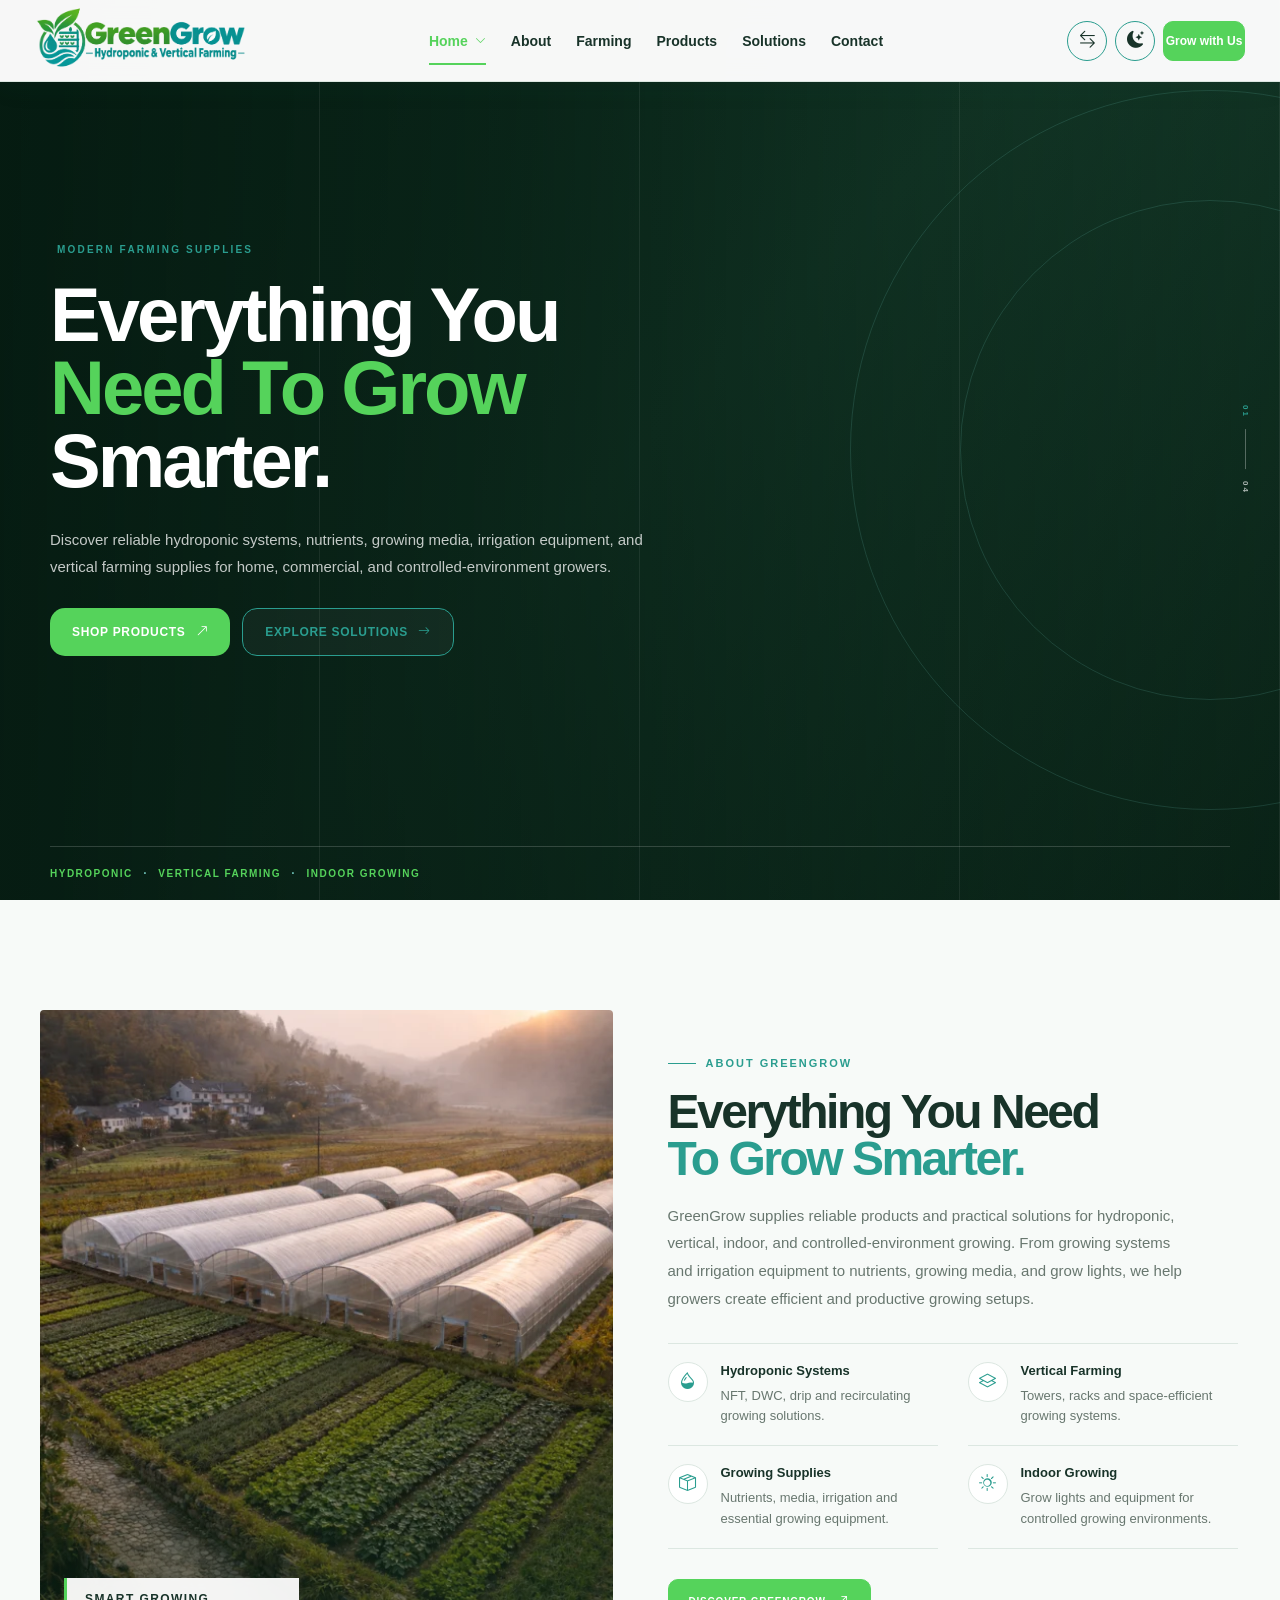
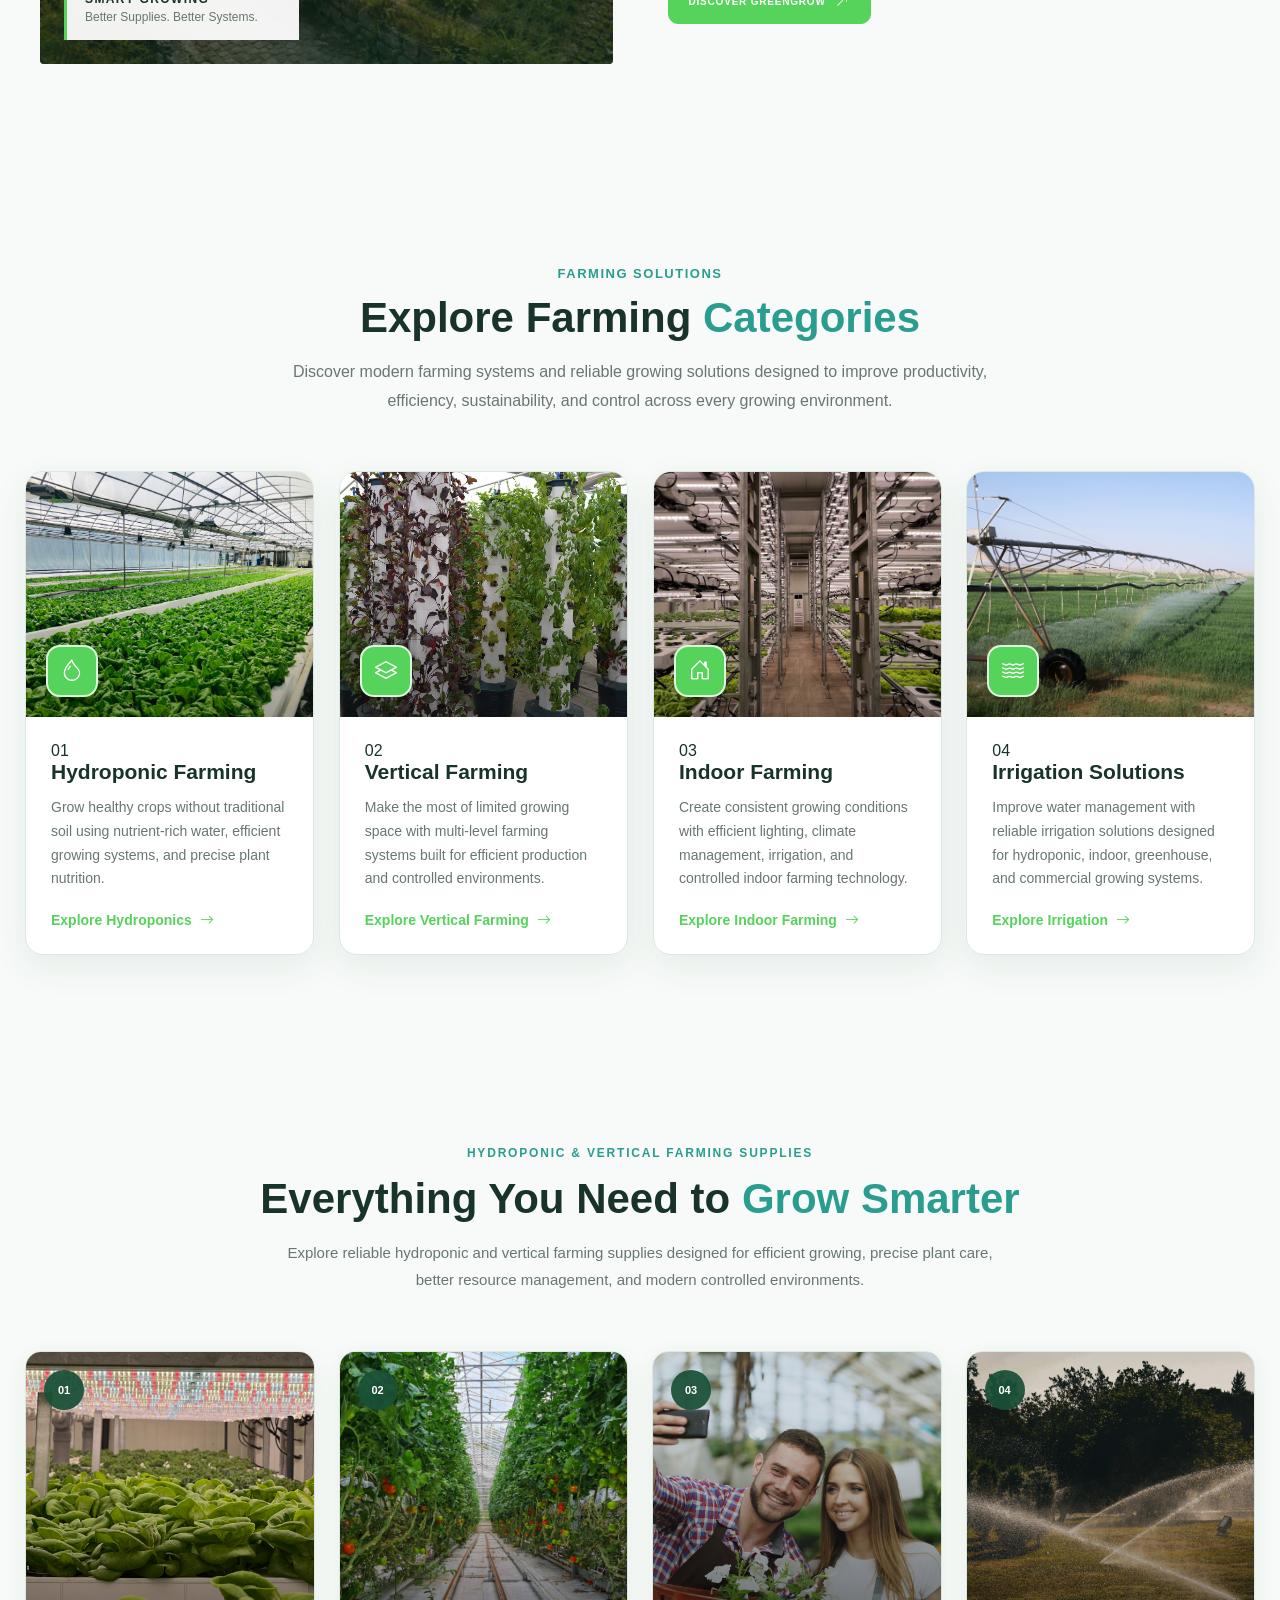
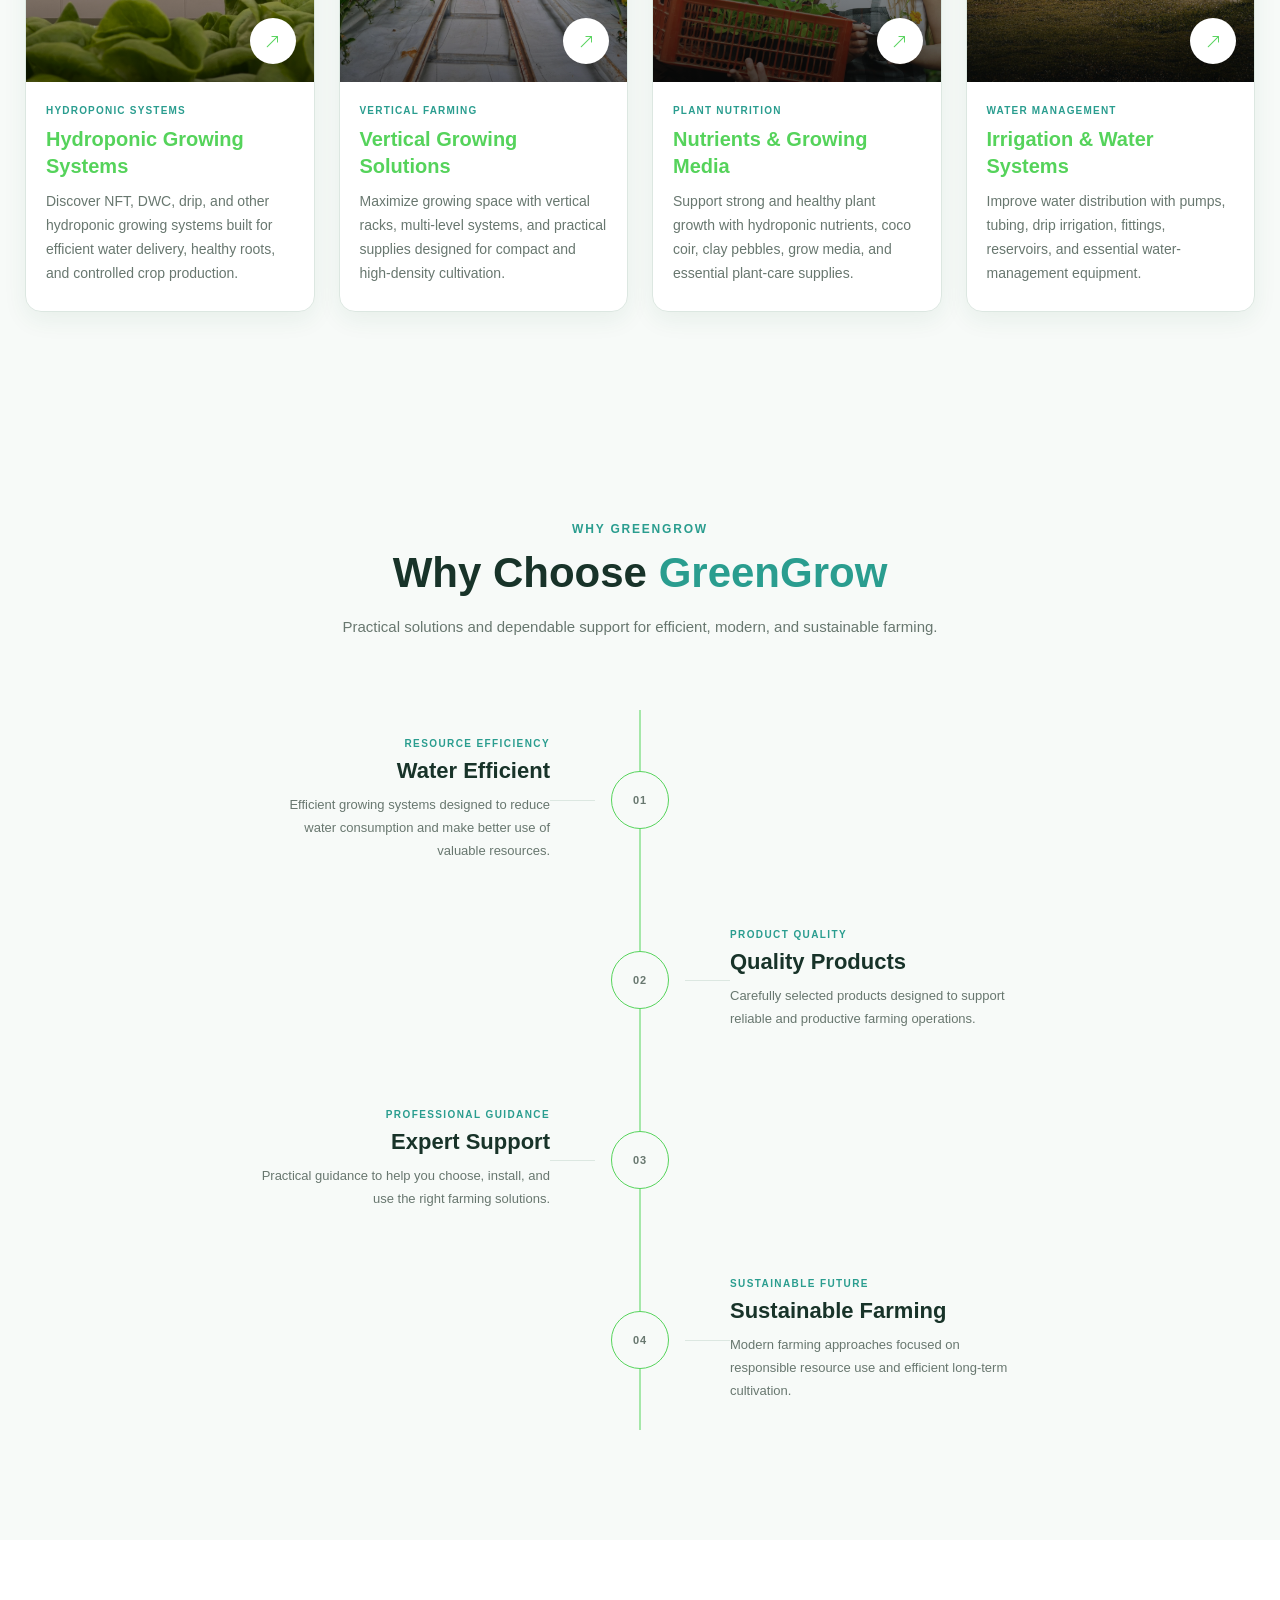
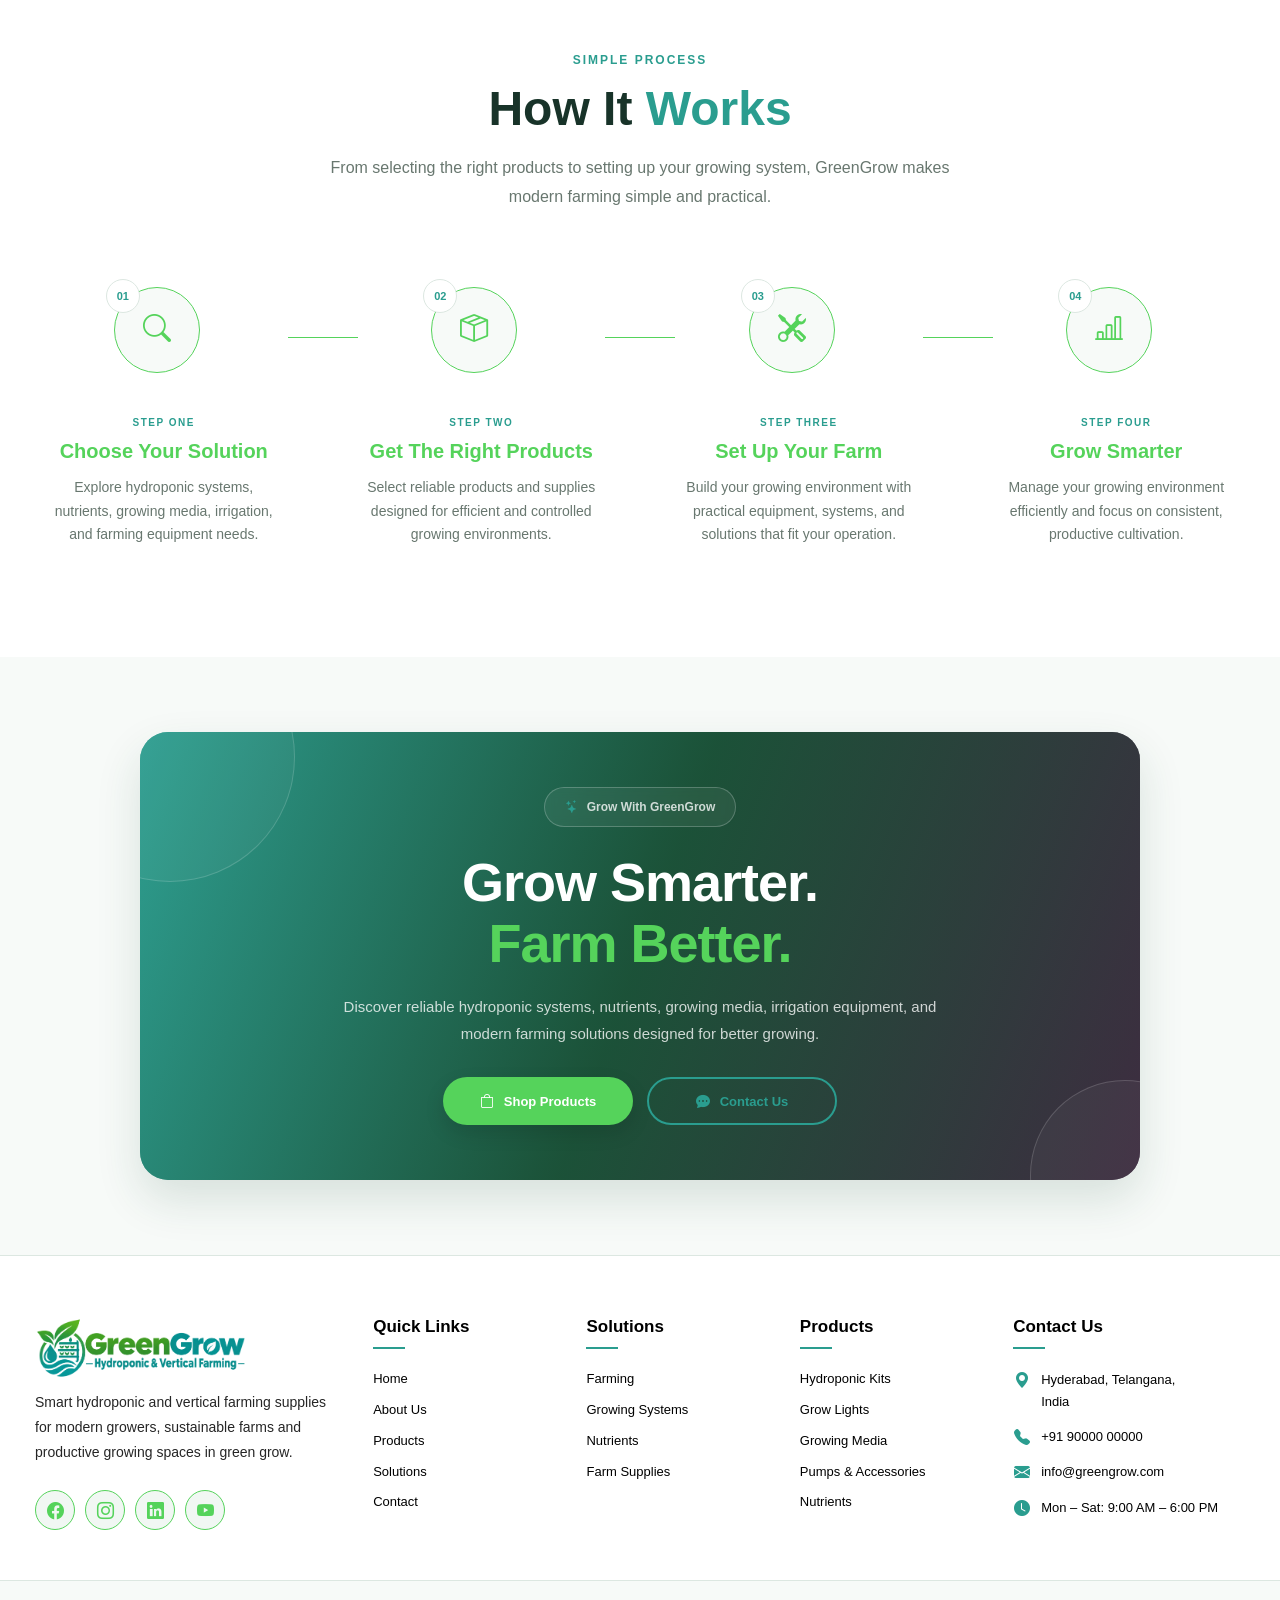
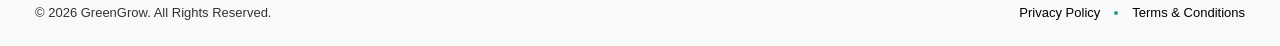
<file: index.html>
<!DOCTYPE html>
<html lang="en" dir="ltr">

<head>
    <meta charset="UTF-8">
    <meta name="viewport" content="width=device-width, initial-scale=1.0">

    <title>GreenGrow | Hydroponic & Vertical Farming Supplies</title>
  <link rel="icon" type="image/png" href="images/logo-1.png">
 
 
  
    <link rel="stylesheet"
        href="https://cdn.jsdelivr.net/npm/bootstrap-icons@1.11.3/font/bootstrap-icons.min.css">

    <!-- CSS -->
    <link rel="stylesheet" href="index.css">
</head>

<body>

    <header class="main-header">

        <div class="header-container">

          
            <a href="index.html" class="brand-logo">
                <img src="images/logo-5.png"
                    alt="GreenGrow Hydroponic and Vertical Farming Supplies">
            </a>


           
            <nav class="nav-menu" id="navMenu">

               
                <div class="nav-dropdown">

                    <button class="nav-dropdown-toggle" type="button">

                        <span>Home</span>

                        <i class="bi bi-chevron-down"></i>

                    </button>

                    <div class="dropdown-menu">

                        <a href="index.html" class="dropdown-link active">
                            Home 1
                        </a>

                        <a href="home-2.html" class="dropdown-link">
                            Home 2
                        </a>

                    </div>

                </div>


                
                <a href="about.html" class="nav-link">
                    About
                </a>




               
                <a href="farming.html" class="nav-link">
                     Farming
                </a>


                
                <a href="products.html" class="nav-link">
                    Products
                </a>


                
                <a href="solutions.html" class="nav-link">
                    Solutions
                </a>


              
                <a href="contact.html" class="nav-link">
                    Contact
                </a>


               
                <a href="contact.html" class="mobile-login">
                   Grow with Us
                </a>

            </nav>


            
            <div class="header-actions">

               


                <button class="header-icon"
                    id="rtlToggle"
                    type="button"
                    aria-label="Toggle RTL"
                    title="Toggle RTL">

                    <i class="bi bi-arrow-left-right"></i>

                </button>


                <button class="header-icon"
                    id="themeToggle"
                    type="button"
                    aria-label="Toggle dark mode"
                    title="Toggle dark mode">

                    <i class="bi bi-moon-stars-fill" id="themeIcon"></i>

                </button>
                
                <a href="contact.html" class="login-button">
                  Grow with Us 
                </a>


                <!-- MOBILE MENU -->
                <button class="menu-toggle"
                    id="menuToggle"
                    type="button"
                    aria-label="Open menu"
                    aria-expanded="false">

                    <i class="bi bi-list" id="menuIcon"></i>

                </button>

            </div>

        </div>

    </header>






<section class="gg-home1-reveal" id="home">

  <!-- Background -->
  <div class="gg-reveal-bg"></div>


  <div class="gg-reveal-image"></div>

  <!-- Dark Overlay -->
  <div class="gg-reveal-overlay"></div>

  <!-- Animated Grid -->
  <div class="gg-reveal-grid" aria-hidden="true">
    <span></span>
    <span></span>
    <span></span>
    <span></span>
  </div>

  
  <div class="gg-reveal-light"></div>

  <!-- Decorative Rings -->
  <div class="gg-reveal-ring gg-reveal-ring-1"></div>
  <div class="gg-reveal-ring gg-reveal-ring-2"></div>

  <!-- Main Content -->
  <div class="gg-reveal-container">

    <div class="gg-reveal-content">

      <div class="gg-reveal-eyebrow">
      

        <span>
          <i class="bi bi-leaf"></i>
          MODERN FARMING SUPPLIES
        </span>
      </div>

      <h1 class="gg-reveal-title">
        <span class="title-line">Everything You</span>
        <span class="title-line title-accent">Need To Grow</span>
        <span class="title-line">Smarter.</span>
      </h1>

      <p class="gg-reveal-description">
        Discover reliable hydroponic systems, nutrients, growing media,
        irrigation equipment, and vertical farming supplies for home,
        commercial, and controlled-environment growers.
      </p>

      <div class="gg-reveal-actions">

        <a href="products.html"
           class="gg-reveal-btn gg-reveal-primary">
          <span>Shop Products</span>
          <i class="bi bi-arrow-up-right"></i>
        </a>

        <a href="solutions.html"
           class="gg-reveal-btn gg-reveal-secondary">
          <span>Explore Solutions</span>
          <i class="bi bi-arrow-right"></i>
        </a>

      </div>

    </div>

  </div>

  <!-- Hero Counter -->
  <div class="gg-reveal-counter">
    <span class="counter-number">01</span>
    <span class="counter-line"></span>
    <span class="counter-total">04</span>
  </div>


  <div class="gg-reveal-bottom">

    <span>HYDROPONIC</span>
    <i class="bi bi-dot"></i>
    <span>VERTICAL FARMING</span>
    <i class="bi bi-dot"></i>
    <span>INDOOR GROWING</span>

  </div>

  

</section>











<section class="about-section" id="about">

    <div class="about-container">


        <div class="about-image">

            <img
                src="images/image-11.webp"
                alt="Hydroponic plants growing in a modern controlled environment"
            >

            <div class="about-image-label">
             

                <div>
                    <strong>SMART GROWING</strong>
                    <span>Better Supplies. Better Systems.</span>
                </div>
            </div>

        </div>


        <div class="about-content">

            <span class="about-eyebrow">
                ABOUT GREENGROW
            </span>

            <h2>
                Everything You Need
                <span>To Grow Smarter.</span>
            </h2>

            <p class="about-description">
                GreenGrow supplies reliable products and practical solutions
                for hydroponic, vertical, indoor, and controlled-environment
                growing. From growing systems and irrigation equipment to
                nutrients, growing media, and grow lights, we help growers
                create efficient and productive growing setups.
            </p>


            <div class="about-features">

                <!-- Hydroponics -->

                <div class="about-feature">

                    <div class="about-feature-icon">
                        <i class="bi bi-droplet-half"></i>
                    </div>

                    <div class="about-feature-content">

                        <h4>Hydroponic Systems</h4>

                        <span>
                            NFT, DWC, drip and recirculating
                            growing solutions.
                        </span>

                    </div>

                </div>


               

                <div class="about-feature">

                    <div class="about-feature-icon">
                        <i class="bi bi-layers"></i>
                    </div>

                    <div class="about-feature-content">

                        <h4>Vertical Farming</h4>

                        <span>
                            Towers, racks and space-efficient
                            growing systems.
                        </span>

                    </div>

                </div>


         

                <div class="about-feature">

                    <div class="about-feature-icon">
                        <i class="bi bi-box-seam"></i>
                    </div>

                    <div class="about-feature-content">

                        <h4>Growing Supplies</h4>

                        <span>
                            Nutrients, media, irrigation and
                            essential growing equipment.
                        </span>

                    </div>

                </div>


            

                <div class="about-feature">

                    <div class="about-feature-icon">
                        <i class="bi bi-brightness-high"></i>
                    </div>

                    <div class="about-feature-content">

                        <h4>Indoor Growing</h4>

                        <span>
                            Grow lights and equipment for
                            controlled growing environments.
                        </span>

                    </div>

                </div>

            </div>


            <a href="about.html" class="about-button">

                <span>Discover GreenGrow</span>

                <i class="bi bi-arrow-up-right"></i>

            </a>

        </div>

    </div>

</section>








<section class="farming-categories" id="farming-categories">
    <div class="container">

        <!-- Section Header -->
        <div class="section-header">

            <span class="section-eyebrow">
                FARMING SOLUTIONS
            </span>

            <h2>
                Explore Farming <span>Categories</span>
            </h2>

            <p>
                Discover modern farming systems and reliable growing solutions
                designed to improve productivity, efficiency, sustainability,
                and control across every growing environment.
            </p>

        </div>


        <div class="farming-grid">


            <article class="farming-card farming-card-1">

                <div class="farming-image">

                    <img
                        src="images/image-10 home.jpg"
                        alt="Modern hydroponic farming system"
                        loading="lazy"
                    >

                    <div class="farming-image-overlay"></div>

                    <div class="farming-icon">
                        <i class="bi bi-droplet"></i>
                    </div>

                </div>


                <div class="farming-content">

                    <span class="card-number">
                        01
                    </span>

                    <h3>
                        Hydroponic Farming
                    </h3>

                    <p>
                        Grow healthy crops without traditional soil using
                        nutrient-rich water, efficient growing systems,
                        and precise plant nutrition.
                    </p>

                    <a
                        href="products.html"
                        class="farming-link"
                    >
                        <span>Explore Hydroponics</span>
                        <i class="bi bi-arrow-right"></i>
                    </a>

                </div>

            </article>



            <article class="farming-card farming-card-2">

                <div class="farming-image">

                    <img
                        src="images/vertical farming.image-10.webp"
                        alt="Indoor vertical farming system"
                        loading="lazy"
                    >

                    <div class="farming-image-overlay"></div>

                    <div class="farming-icon">
                        <i class="bi bi-layers"></i>
                    </div>

                </div>


                <div class="farming-content">

                    <span class="card-number">
                        02
                    </span>

                    <h3>
                        Vertical Farming
                    </h3>

                    <p>
                        Make the most of limited growing space with
                        multi-level farming systems built for efficient
                        production and controlled environments.
                    </p>

                    <a
                        href="farming.html"
                        class="farming-link"
                    >
                        <span>Explore Vertical Farming</span>
                        <i class="bi bi-arrow-right"></i>
                    </a>

                </div>

            </article>



            <article class="farming-card farming-card-3">

                <div class="farming-image">

                    <img
                        src="images/image-10 indoor farming home.jpg"
                        alt="Controlled indoor farming environment"
                        loading="lazy"
                    >

                    <div class="farming-image-overlay"></div>

                    <div class="farming-icon">
                        <i class="bi bi-house-door"></i>
                    </div>

                </div>


                <div class="farming-content">

                    <span class="card-number">
                        03
                    </span>

                    <h3>
                        Indoor Farming
                    </h3>

                    <p>
                        Create consistent growing conditions with efficient
                        lighting, climate management, irrigation, and
                        controlled indoor farming technology.
                    </p>

                    <a
                        href="solutions.html"
                        class="farming-link"
                    >
                        <span>Explore Indoor Farming</span>
                        <i class="bi bi-arrow-right"></i>
                    </a>

                </div>

            </article>

            <article class="farming-card farming-card-4">

                <div class="farming-image">

                    <img
                        src="images/irrigations image-10 home.jpg"
                        alt="Efficient irrigation system for farming"
                        loading="lazy"
                    >

                    <div class="farming-image-overlay"></div>

                    <div class="farming-icon">
                        <i class="bi bi-water"></i>
                    </div>

                </div>


                <div class="farming-content">

                    <span class="card-number">
                        04
                    </span>

                    <h3>
                        Irrigation Solutions
                    </h3>

                    <p>
                        Improve water management with reliable irrigation
                        solutions designed for hydroponic, indoor,
                        greenhouse, and commercial growing systems.
                    </p>

                    <a
                        href="products.html"
                        class="farming-link"
                    >
                        <span>Explore Irrigation</span>
                        <i class="bi bi-arrow-right"></i>
                    </a>

                </div>

            </article>


        </div>

    </div>
</section>





<section class="featured-products" id="farming-supplies">

    <div class="featured-products-container">

        <!-- Section Heading -->
        <div class="featured-products-heading">

            <span class="featured-products-eyebrow">
                HYDROPONIC & VERTICAL FARMING SUPPLIES
            </span>

            <h2>
                Everything You Need to
                <span>Grow Smarter</span>
            </h2>

            <p>
                Explore reliable hydroponic and vertical farming supplies
                designed for efficient growing, precise plant care, better
                resource management, and modern controlled environments.
            </p>

        </div>


        <!-- Supply Categories -->
        <div class="featured-products-grid">


            <!-- 01 Hydroponic Systems -->
            <a href="products.html"
               class="featured-product-item">

                <div class="featured-product-image">

                    <img
                        src="images/growing systems image-10.jpg "
                        alt="Hydroponic growing systems and supplies"
                        loading="lazy"
                    >

                    <div class="featured-product-number">
                        01
                    </div>

                    <div class="featured-product-arrow">
                        <i class="bi bi-arrow-up-right"></i>
                    </div>

                </div>

                <div class="featured-product-content">

                    <span class="featured-product-label">
                        HYDROPONIC SYSTEMS
                    </span>

                    <h3>
                        Hydroponic Growing Systems
                    </h3>

                    <p>
                        Discover NFT, DWC, drip, and other hydroponic
                        growing systems built for efficient water delivery,
                        healthy roots, and controlled crop production.
                    </p>

                </div>

            </a>



          
            <a href="farming.html"
               class="featured-product-item">

                <div class="featured-product-image">

                    <img
                        src="images/vertical growing .image-10.jpg  "
                        alt="Vertical farming racks and growing supplies"
                        loading="lazy"
                    >

                    <div class="featured-product-number">
                        02
                    </div>

                    <div class="featured-product-arrow">
                        <i class="bi bi-arrow-up-right"></i>
                    </div>

                </div>

                <div class="featured-product-content">

                    <span class="featured-product-label">
                        VERTICAL FARMING
                    </span>

                    <h3>
                        Vertical Growing Solutions
                    </h3>

                    <p>
                        Maximize growing space with vertical racks,
                        multi-level systems, and practical supplies
                        designed for compact and high-density cultivation.
                    </p>

                </div>

            </a>



          
            <a href="products.html"
               class="featured-product-item">

                <div class="featured-product-image">

                    <img
                        src="images/growing-mediaimage-10 home.jpg"
                        alt="Hydroponic nutrients and growing media"
                        loading="lazy"
                    >

                    <div class="featured-product-number">
                        03
                    </div>

                    <div class="featured-product-arrow">
                        <i class="bi bi-arrow-up-right"></i>
                    </div>

                </div>

                <div class="featured-product-content">

                    <span class="featured-product-label">
                        PLANT NUTRITION
                    </span>

                    <h3>
                        Nutrients & Growing Media
                    </h3>

                    <p>
                        Support strong and healthy plant growth with
                        hydroponic nutrients, coco coir, clay pebbles,
                        grow media, and essential plant-care supplies.
                    </p>

                </div>

            </a>



           
            <a href="products.html"
               class="featured-product-item">

                <div class="featured-product-image">

                    <img
                        src="images/water systems image-10 home.jpg "
                        alt="Hydroponic irrigation equipment and water systems"
                        loading="lazy"
                    >

                    <div class="featured-product-number">
                        04
                    </div>

                    <div class="featured-product-arrow">
                        <i class="bi bi-arrow-up-right"></i>
                    </div>

                </div>

                <div class="featured-product-content">

                    <span class="featured-product-label">
                        WATER MANAGEMENT
                    </span>

                    <h3>
                        Irrigation & Water Systems
                    </h3>

                    <p>
                        Improve water distribution with pumps, tubing,
                        drip irrigation, fittings, reservoirs, and
                        essential water-management equipment.
                    </p>

                </div>

            </a>


        </div>

    </div>

</section>










<section class="why-greengrow">

    <div class="why-greengrow-container">

        <!-- Heading -->
        <div class="why-greengrow-heading">

            <span class="why-greengrow-eyebrow">
                WHY GREENGROW
            </span>

            <h2>
                Why Choose<span> GreenGrow</span>
            </h2>

            <p>
                Practical solutions and dependable support for
                efficient, modern, and sustainable farming.
            </p>

        </div>


       
        <div class="why-greengrow-timeline">


           
            <div class="why-timeline-item">

                <div class="why-timeline-marker">
                    <span>01</span>
                </div>

                <div class="why-timeline-icon">
                    <i class="bi bi-droplet"></i>
                </div>

                <div class="why-timeline-content">

                    <span class="why-timeline-label">
                        RESOURCE EFFICIENCY
                    </span>

                    <h3>
                        Water Efficient
                    </h3>

                    <p>
                        Efficient growing systems designed to
                        reduce water consumption and make better
                        use of valuable resources.
                    </p>

                </div>

            </div>


          
            <div class="why-timeline-item">

                <div class="why-timeline-marker">
                    <span>02</span>
                </div>

                <div class="why-timeline-icon">
                    <i class="bi bi-award"></i>
                </div>

                <div class="why-timeline-content">

                    <span class="why-timeline-label">
                        PRODUCT QUALITY
                    </span>

                    <h3>
                        Quality Products
                    </h3>

                    <p>
                        Carefully selected products designed to
                        support reliable and productive farming
                        operations.
                    </p>

                </div>

            </div>


          
            <div class="why-timeline-item">

                <div class="why-timeline-marker">
                    <span>03</span>
                </div>

                <div class="why-timeline-icon">
                    <i class="bi bi-headset"></i>
                </div>

                <div class="why-timeline-content">

                    <span class="why-timeline-label">
                        PROFESSIONAL GUIDANCE
                    </span>

                    <h3>
                        Expert Support
                    </h3>

                    <p>
                        Practical guidance to help you choose,
                        install, and use the right farming
                        solutions.
                    </p>

                </div>

            </div>


         
            <div class="why-timeline-item">

                <div class="why-timeline-marker">
                    <span>04</span>
                </div>

                <div class="why-timeline-icon">
                    <i class="bi bi-tree"></i>
                </div>

                <div class="why-timeline-content">

                    <span class="why-timeline-label">
                        SUSTAINABLE FUTURE
                    </span>

                    <h3>
                        Sustainable Farming
                    </h3>

                    <p>
                        Modern farming approaches focused on
                        responsible resource use and efficient
                        long-term cultivation.
                    </p>

                </div>

            </div>


        </div>

    </div>

</section>









<section class="how-it-works">
  <div class="how-it-works-container">

    <div class="how-it-works-heading">
      <span class="how-it-works-eyebrow">SIMPLE PROCESS</span>
      <h2>How It<span>  Works</span> </h2>
      <p>
        From selecting the right products to setting up your growing system,
        GreenGrow makes modern farming simple and practical.
      </p>
    </div>

    <div class="how-it-works-process">

      <div class="process-item">
        <div class="process-top">
          <span class="process-number">01</span>
          <span class="process-icon">
            <i class="bi bi-search"></i>
          </span>
        </div>

        <div class="process-content">
          <span class="process-label">STEP ONE</span>
          <h3>Choose Your Solution</h3>
          <p>
            Explore hydroponic systems, nutrients, growing media,
            irrigation, and farming equipment needs.
          </p>
        </div>
      </div>

      <div class="process-line"></div>

      <div class="process-item">
        <div class="process-top">
          <span class="process-number">02</span>
          <span class="process-icon">
            <i class="bi bi-box-seam"></i>
          </span>
        </div>

        <div class="process-content">
          <span class="process-label">STEP TWO</span>
          <h3>Get The Right Products</h3>
          <p>
            Select reliable products and supplies designed for
            efficient and controlled growing environments.
          </p>
        </div>
      </div>

      <div class="process-line"></div>

      <div class="process-item">
        <div class="process-top">
          <span class="process-number">03</span>
          <span class="process-icon">
            <i class="bi bi-tools"></i>
          </span>
        </div>

        <div class="process-content">
          <span class="process-label">STEP THREE</span>
          <h3>Set Up Your Farm</h3>
          <p>
            Build your growing environment with practical equipment,
            systems, and solutions that fit your operation.
          </p>
        </div>
      </div>

      <div class="process-line"></div>

      <div class="process-item">
        <div class="process-top">
          <span class="process-number">04</span>
          <span class="process-icon">
            <i class="bi bi-bar-chart-line"></i>
          </span>
        </div>

        <div class="process-content">
          <span class="process-label">STEP FOUR</span>
          <h3>Grow Smarter</h3>
          <p>
            Manage your growing environment efficiently and focus
            on consistent, productive cultivation.
          </p>
        </div>
      </div>

    </div>

  </div>
</section>















<section class="greengrow-cta">
  <div class="greengrow-cta-container">

   
    <span class="greengrow-cta-circle greengrow-cta-circle-one"></span>
    <span class="greengrow-cta-circle greengrow-cta-circle-two"></span>

    
    <div class="greengrow-cta-content">

      <div class="greengrow-cta-tag">
        <i class="bi bi-stars"></i>
        <span>Grow With GreenGrow</span>
      </div>

      <h2>
        Grow Smarter.
        <span>Farm Better.</span>
      </h2>

      <p>
        Discover reliable hydroponic systems, nutrients, growing media,
        irrigation equipment, and modern farming solutions designed
        for better growing.
      </p>

      <div class="greengrow-cta-buttons">

        <a href="products.html" class="greengrow-cta-btn primary">
          <i class="bi bi-bag"></i>
          <span>Shop Products</span>
        </a>

        <a href="contact.html" class="greengrow-cta-btn secondary">
          <i class="bi bi-chat-dots-fill"></i>
          <span>Contact Us</span>
        </a>

      </div>

    </div>

  </div>
</section>






<footer class="main-footer">

    <div class="footer-container">

    
        <div class="footer-brand">

            <a href="index.html" class="footer-logo">
                <img src="images/logo-5.png"
                     alt="GreenGrow Hydroponic and Vertical Farming Supplies">
            </a>

            <p>
                Smart hydroponic and vertical farming supplies
                for modern growers, sustainable farms and
                productive growing spaces in green grow.
            </p>

            <div class="footer-social">

                <a href="#" aria-label="Facebook">
                    <i class="bi bi-facebook"></i>
                </a>

                <a href="#" aria-label="Instagram">
                    <i class="bi bi-instagram"></i>
                </a>

                <a href="#" aria-label="LinkedIn">
                    <i class="bi bi-linkedin"></i>
                </a>

                <a href="#" aria-label="YouTube">
                    <i class="bi bi-youtube"></i>
                </a>

            </div>

        </div>


       
        <div class="footer-column">

            <h3>Quick Links</h3>

            <ul>
                <li>
                    <a href="index.html">Home</a>
                </li>

                <li>
                    <a href="about.html">About Us</a>
                </li>

                <li>
                    <a href="products.html">Products</a>
                </li>

                <li>
                    <a href="solutions.html">Solutions</a>
                </li>

                <li>
                    <a href="contact.html">Contact</a>
                </li>
            </ul>

        </div>


       
        <div class="footer-column">

            <h3>Solutions</h3>

            <ul>
                

                <li>
                    <a href="farming.html">
                         Farming
                    </a>
                </li>

                <li>
                    <a href="products.html">Growing Systems</a>
                </li>

                <li>
                    <a href="products.html">Nutrients</a>
                </li>

                <li>
                    <a href="products.html">Farm Supplies</a>
                </li>
            </ul>

        </div>


       
        <div class="footer-column">

            <h3>Products</h3>

            <ul>
                <li>
                    <a href="products.html">Hydroponic Kits</a>
                </li>

                <li>
                    <a href="products.html">Grow Lights</a>
                </li>

                <li>
                    <a href="products.html">Growing Media</a>
                </li>

                <li>
                    <a href="products.html">Pumps & Accessories</a>
                </li>

                <li>
                    <a href="products.html">Nutrients</a>
                </li>
            </ul>

        </div>


        
        <div class="footer-column footer-contact">

            <h3>Contact Us</h3>

            <div class="contact-item">

                <i class="bi bi-geo-alt-fill"></i>

                <p>
                    Hyderabad, Telangana,<br>
                    India
                </p>

            </div>

            <div class="contact-item">

                <i class="bi bi-telephone-fill"></i>

                <a href="tel:+919000000000">
                    +91 90000 00000
                </a>

            </div>

            <div class="contact-item">

                <i class="bi bi-envelope-fill"></i>

                <a href="mailto:info@greengrow.com">
                    info@greengrow.com
                </a>

            </div>

            <div class="contact-item">

                <i class="bi bi-clock-fill"></i>

                <p>
                    Mon – Sat: 9:00 AM – 6:00 PM
                </p>

            </div>

        </div>

    </div>


   
    <div class="footer-bottom">

        <div class="footer-bottom-container">

            <p>
                © 2026 GreenGrow. All Rights Reserved.
            </p>

            <div class="footer-legal">

                <a href="#">
                    Privacy Policy
                </a>

                <span></span>

                <a href="#">
                    Terms & Conditions
                </a>

            </div>

        </div>

    </div>

</footer>










    


  
    <script src="index.js"></script>

</body>

</html>
</file>
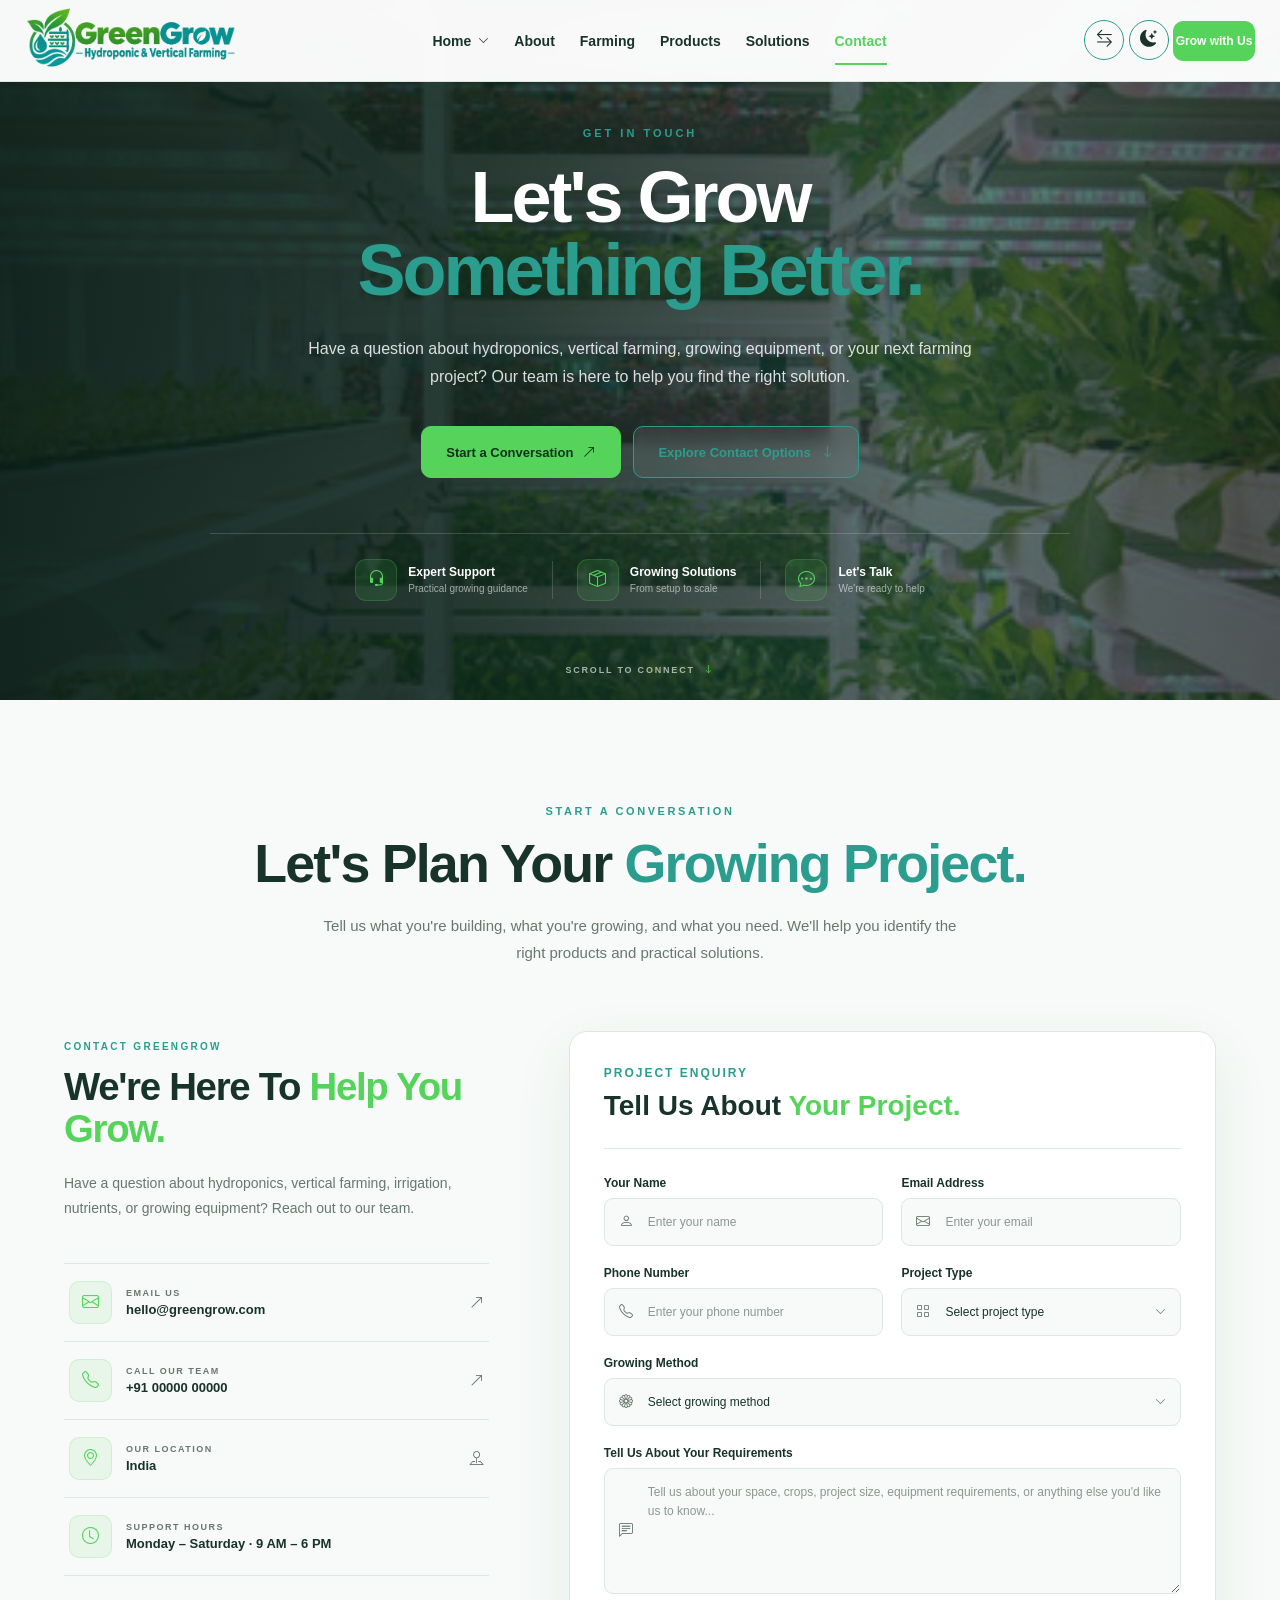
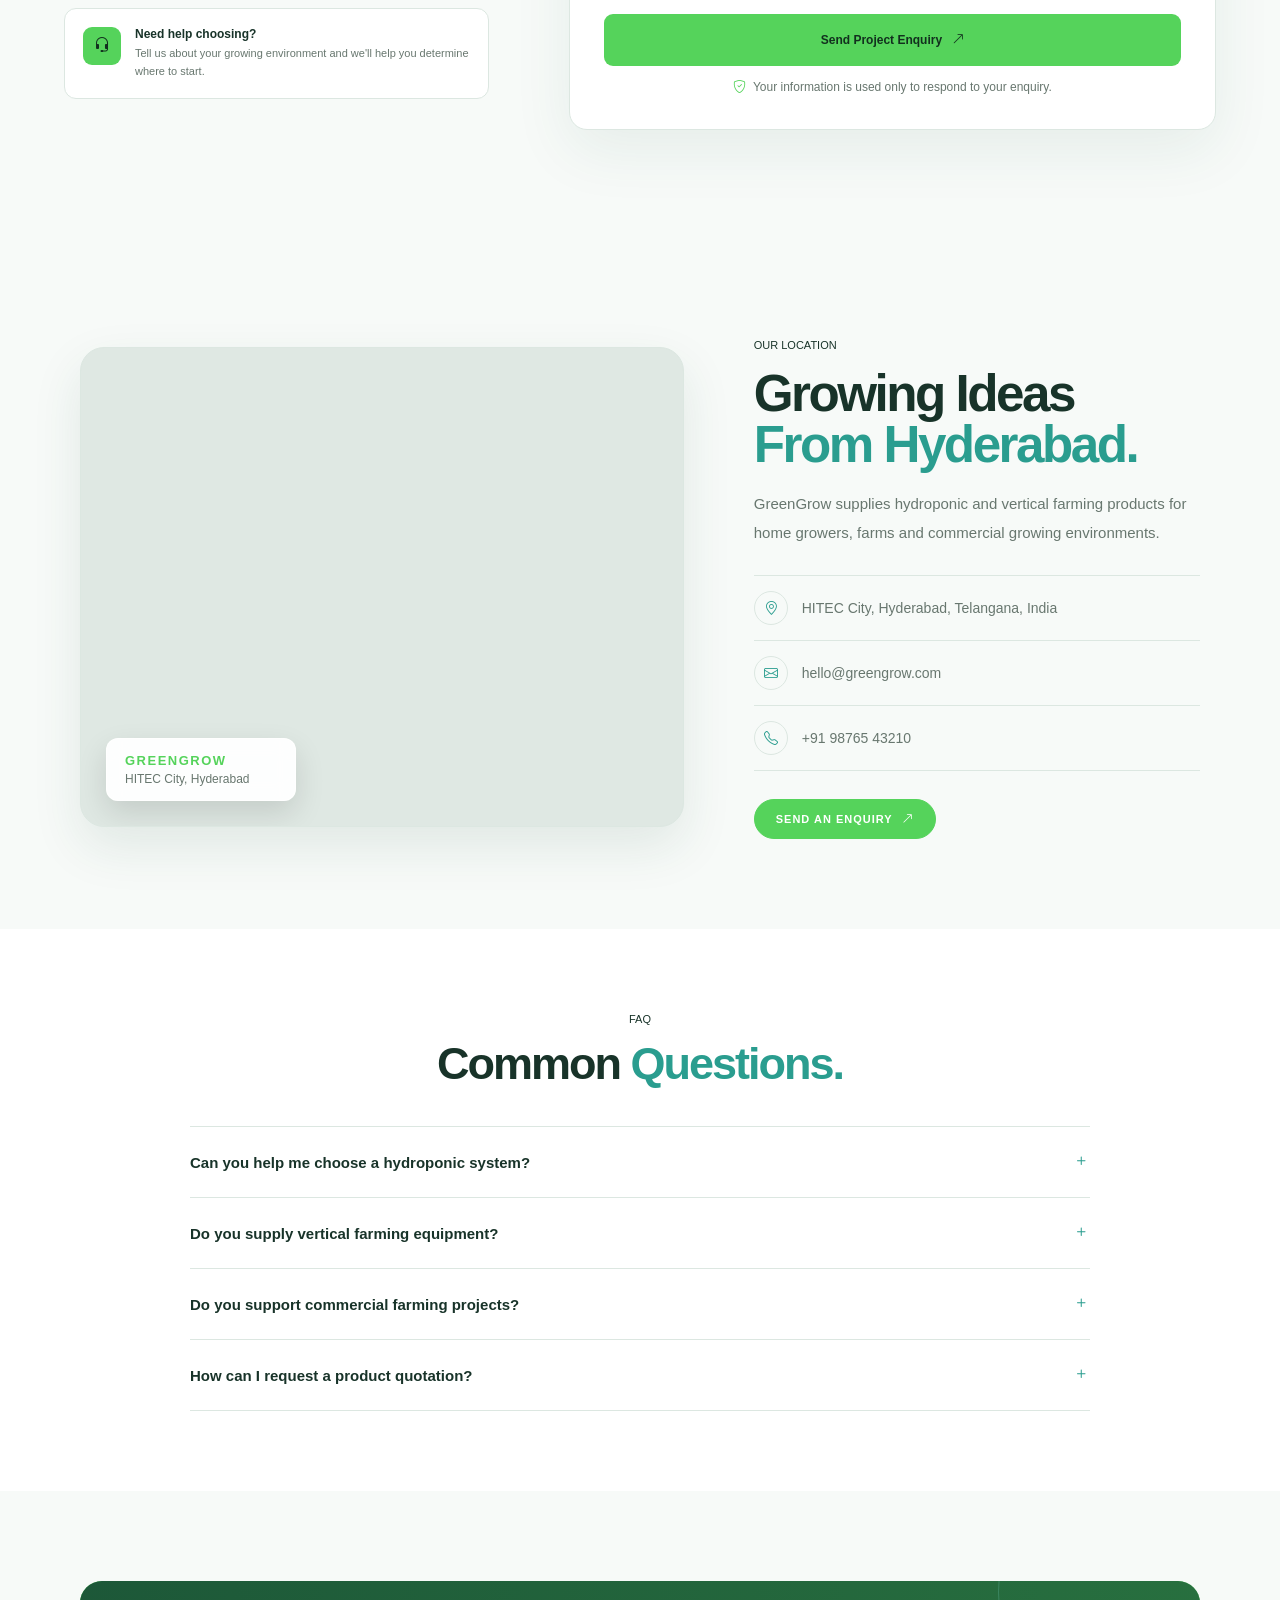
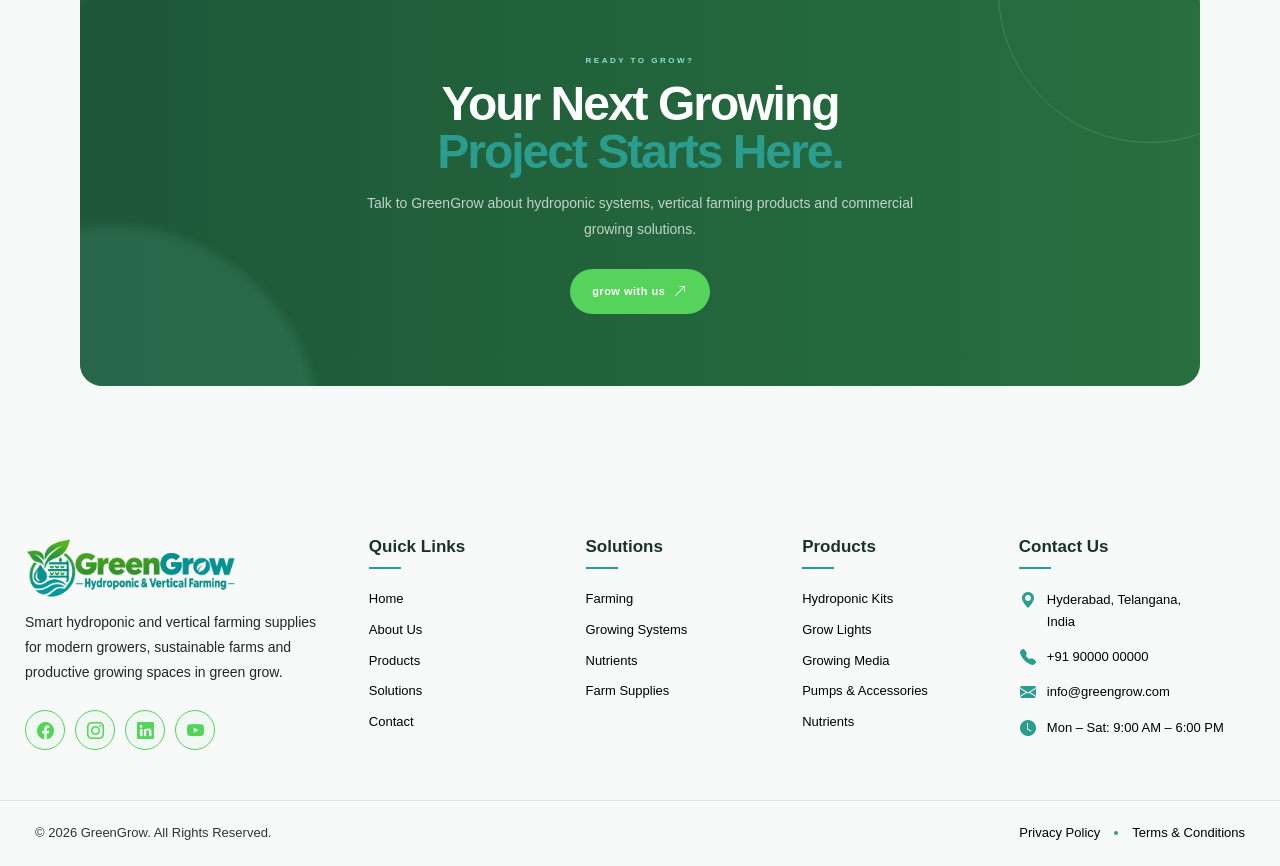
<file: contact.html>
<!DOCTYPE html>
<html lang="en" dir="ltr">

<head>
    <meta charset="UTF-8">
    <meta name="viewport" content="width=device-width, initial-scale=1.0">

    <title>GreenGrow | Hydroponic & Vertical Farming Supplies</title>
     <link rel="icon" type="image/png" href="images/logo-1.png">
  
    <link rel="stylesheet"
        href="https://cdn.jsdelivr.net/npm/bootstrap-icons@1.11.3/font/bootstrap-icons.min.css">

    <!-- CSS -->
    <link rel="stylesheet" href="contact.css">
</head>

<body>


    <header class="main-header">

        <div class="header-container">

            <!-- LOGO -->
            <a href="index.html" class="brand-logo">
                <img src="images/logo-5.png"
                    alt="GreenGrow Hydroponic and Vertical Farming Supplies">
            </a>


           
            <nav class="nav-menu" id="navMenu">

              
                <div class="nav-dropdown">

                    <button class="nav-dropdown-toggle" type="button">

                        <span>Home</span>

                        <i class="bi bi-chevron-down"></i>

                    </button>

                    <div class="dropdown-menu">

                        <a href="index.html" class="dropdown-link active">
                            Home 1
                        </a>

                        <a href="home-2.html" class="dropdown-link">
                            Home 2
                        </a>

                    </div>

                </div>


               
                <a href="about.html" class="nav-link">
                    About
                </a>




               
                <a href="farming.html" class="nav-link">
                     Farming
                </a>


              
                <a href="products.html" class="nav-link">
                    Products
                </a>


               
                <a href="solutions.html" class="nav-link">
                    Solutions
                </a>


               
                <a href="contact.html" class="nav-link">
                    Contact
                </a>


               
                <a href="contact.html" class="mobile-login">
                Grow with Us
                </a>

            </nav>


         
            <div class="header-actions">

               


              
                <button class="header-icon"
                    id="rtlToggle"
                    type="button"
                    aria-label="Toggle RTL"
                    title="Toggle RTL">

                    <i class="bi bi-arrow-left-right"></i>

                </button>


                
                <button class="header-icon"
                    id="themeToggle"
                    type="button"
                    aria-label="Toggle dark mode"
                    title="Toggle dark mode">

                    <i class="bi bi-moon-stars-fill" id="themeIcon"></i>

                </button>
                
                <a href="contact.html" class="login-button">
                  Grow with Us
                </a>


              
                <button class="menu-toggle"
                    id="menuToggle"
                    type="button"
                    aria-label="Open menu"
                    aria-expanded="false">

                    <i class="bi bi-list" id="menuIcon"></i>

                </button>

            </div>

        </div>

    </header>









<section class="gg-contact-hero">

    <!-- Background Image -->
    <div class="gg-contact-hero-bg"></div>

    <!-- Premium Overlay -->
    <div class="gg-contact-hero-overlay"></div>

    <!-- Decorative Elements -->
    <div class="gg-contact-hero-glow gg-contact-glow-one"></div>
    <div class="gg-contact-hero-glow gg-contact-glow-two"></div>

    <div class="gg-contact-hero-container">

        <div class="gg-contact-hero-content">

            <!-- Eyebrow -->
            <div class="gg-contact-hero-eyebrow">
                <span></span>
                GET IN TOUCH
                <span></span>
            </div>

            <!-- Heading -->
            <h1>
                Let's Grow
                <span>Something Better.</span>
            </h1>

            <!-- Description -->
            <p>
                Have a question about hydroponics, vertical farming,
                growing equipment, or your next farming project?
                Our team is here to help you find the right solution.
            </p>

            <!-- Actions -->
            <div class="gg-contact-hero-actions">

                <a href="#contact-form" class="gg-contact-primary">
                    Start a Conversation
                    <i class="bi bi-arrow-up-right"></i>
                </a>

                <a href="#contact-options" class="gg-contact-secondary">
                    Explore Contact Options
                    <i class="bi bi-arrow-down"></i>
                </a>

            </div>

            <!-- Trust Information -->
            <div class="gg-contact-hero-meta">

                <div class="gg-contact-meta-item">
                    <div class="gg-contact-meta-icon">
                        <i class="bi bi-headset"></i>
                    </div>

                    <div>
                        <strong>Expert Support</strong>
                        <span>Practical growing guidance</span>
                    </div>
                </div>

                <div class="gg-contact-meta-line"></div>

                <div class="gg-contact-meta-item">
                    <div class="gg-contact-meta-icon">
                        <i class="bi bi-box-seam"></i>
                    </div>

                    <div>
                        <strong>Growing Solutions</strong>
                        <span>From setup to scale</span>
                    </div>
                </div>

                <div class="gg-contact-meta-line"></div>

                <div class="gg-contact-meta-item">
                    <div class="gg-contact-meta-icon">
                        <i class="bi bi-chat-dots"></i>
                    </div>

                    <div>
                        <strong>Let's Talk</strong>
                        <span>We're ready to help</span>
                    </div>
                </div>

            </div>

        </div>

    </div>

    <!-- Scroll Indicator -->
    <a href="#contact-options" class="gg-contact-scroll">
        <span>SCROLL TO CONNECT</span>
        <i class="bi bi-arrow-down"></i>
    </a>

</section>











<section class="gg-contact-connect" id="contact-form">

    <div class="gg-contact-connect-container">


        <div class="gg-contact-connect-heading">

            <div class="gg-contact-connect-eyebrow">
               
                START A CONVERSATION
            </div>

            <h2>
                Let's Plan Your
                <span>Growing Project.</span>
            </h2>

            <p>
                Tell us what you're building, what you're growing,
                and what you need. We'll help you identify the
                right products and practical solutions.
            </p>

        </div>



        <div class="gg-contact-connect-grid">



            <div class="gg-contact-details">

                <div class="gg-contact-details-top">

                    <span class="gg-contact-details-label">
                        CONTACT GREENGROW
                    </span>

                    <h3>
                        We're Here To
                        <span>Help You Grow.</span>
                    </h3>

                    <p>
                        Have a question about hydroponics, vertical
                        farming, irrigation, nutrients, or growing
                        equipment? Reach out to our team.
                    </p>

                </div>


                <!-- Contact Items -->

                <div class="gg-contact-info-list">


                    <!-- Email -->

                    <a href="mailto:hello@greengrow.com"
                       class="gg-contact-info-item">

                        <div class="gg-contact-info-icon">
                            <i class="bi bi-envelope"></i>
                        </div>

                        <div class="gg-contact-info-content">

                            <span>EMAIL US</span>

                            <strong>
                                hello@greengrow.com
                            </strong>

                        </div>

                        <i class="bi bi-arrow-up-right gg-contact-info-arrow"></i>

                    </a>


                    <!-- Phone -->

                    <a href="tel:+910000000000"
                       class="gg-contact-info-item">

                        <div class="gg-contact-info-icon">
                            <i class="bi bi-telephone"></i>
                        </div>

                        <div class="gg-contact-info-content">

                            <span>CALL OUR TEAM</span>

                            <strong>
                                +91 00000 00000
                            </strong>

                        </div>

                        <i class="bi bi-arrow-up-right gg-contact-info-arrow"></i>

                    </a>


                    <!-- Location -->

                    <div class="gg-contact-info-item">

                        <div class="gg-contact-info-icon">
                            <i class="bi bi-geo-alt"></i>
                        </div>

                        <div class="gg-contact-info-content">

                            <span>OUR LOCATION</span>

                            <strong>
                                India
                            </strong>

                        </div>

                        <i class="bi bi-pin-map gg-contact-info-arrow"></i>

                    </div>


                    <!-- Support -->

                    <div class="gg-contact-info-item">

                        <div class="gg-contact-info-icon">
                            <i class="bi bi-clock"></i>
                        </div>

                        <div class="gg-contact-info-content">

                            <span>SUPPORT HOURS</span>

                            <strong>
                                Monday – Saturday · 9 AM – 6 PM
                            </strong>

                        </div>

                    </div>

                </div>


                <!-- Bottom Note -->

                <div class="gg-contact-details-note">

                    <div class="gg-contact-details-note-icon">
                        <i class="bi bi-headset"></i>
                    </div>

                    <div>

                        <strong>
                            Need help choosing?
                        </strong>

                        <p>
                            Tell us about your growing environment
                            and we'll help you determine where to start.
                        </p>

                    </div>

                </div>

            </div>




            <div class="gg-contact-form-wrapper">

                <div class="gg-contact-form-header">

                    <span>
                        PROJECT ENQUIRY
                    </span>

                    <h3>
                        Tell Us About
                        <strong>Your Project.</strong>
                    </h3>

                </div>


                <form class="gg-contact-form">


                    <!-- Name + Email -->

                    <div class="gg-contact-form-row">

                        <div class="gg-form-group">

                            <label for="contactName">
                                Your Name
                            </label>

                            <div class="gg-input-wrap">

                                <i class="bi bi-person"></i>

                                <input
                                    type="text"
                                    id="contactName"
                                    name="name"
                                    placeholder="Enter your name"
                                    required
                                >

                            </div>

                        </div>


                        <div class="gg-form-group">

                            <label for="contactEmail">
                                Email Address
                            </label>

                            <div class="gg-input-wrap">

                                <i class="bi bi-envelope"></i>

                                <input
                                    type="email"
                                    id="contactEmail"
                                    name="email"
                                    placeholder="Enter your email"
                                    required
                                >

                            </div>

                        </div>

                    </div>


                    <!-- Phone + Project Type -->

                    <div class="gg-contact-form-row">

                        <div class="gg-form-group">

                            <label for="contactPhone">
                                Phone Number
                            </label>

                            <div class="gg-input-wrap">

                                <i class="bi bi-telephone"></i>

                                <input
                                    type="tel"
                                    id="contactPhone"
                                    name="phone"
                                    placeholder="Enter your phone number"
                                >

                            </div>

                        </div>


                        <div class="gg-form-group">

                            <label for="projectType">
                                Project Type
                            </label>

                            <div class="gg-input-wrap">

                                <i class="bi bi-grid"></i>

                                <select
                                    id="projectType"
                                    name="project"
                                    required
                                >

                                    <option value="" selected disabled>
                                        Select project type
                                    </option>

                                    <option>
                                        Hydroponic Growing
                                    </option>

                                    <option>
                                        Vertical Farming
                                    </option>

                                    <option>
                                        Indoor Growing
                                    </option>

                                    <option>
                                        Commercial Farm
                                    </option>

                                    <option>
                                        Home Growing
                                    </option>

                                    <option>
                                        Other
                                    </option>

                                </select>

                                <i class="bi bi-chevron-down gg-select-arrow"></i>

                            </div>

                        </div>

                    </div>


                    <!-- Growing Method -->

                    <div class="gg-form-group">

                        <label for="growingMethod">
                            Growing Method
                        </label>

                        <div class="gg-input-wrap">

                            <i class="bi bi-flower1"></i>

                            <select
                                id="growingMethod"
                                name="method"
                            >

                                <option value="" selected>
                                    Select growing method
                                </option>

                                <option>
                                    NFT
                                </option>

                                <option>
                                    DWC
                                </option>

                                <option>
                                    Drip Hydroponics
                                </option>

                                <option>
                                    Vertical Tower
                                </option>

                                <option>
                                    Growing Racks
                                </option>

                                <option>
                                    Not Sure Yet
                                </option>

                            </select>

                            <i class="bi bi-chevron-down gg-select-arrow"></i>

                        </div>

                    </div>


                    <!-- Message -->

                    <div class="gg-form-group">

                        <label for="contactMessage">
                            Tell Us About Your Requirements
                        </label>

                        <div class="gg-input-wrap gg-textarea-wrap">

                            <i class="bi bi-chat-left-text"></i>

                            <textarea
                                id="contactMessage"
                                name="message"
                                rows="5"
                                placeholder="Tell us about your space, crops, project size, equipment requirements, or anything else you'd like us to know..."
                                required
                            ></textarea>

                        </div>

                    </div>


                    <!-- Submit -->

                    <button
                        type="submit"
                        class="gg-contact-submit"
                    >

                        Send Project Enquiry

                        <i class="bi bi-arrow-up-right"></i>

                    </button>


                    <div class="gg-contact-form-note">

                        <i class="bi bi-shield-check"></i>

                        <span>
                            Your information is used only to respond
                            to your enquiry.
                        </span>

                    </div>

                </form>

            </div>

        </div>

    </div>

</section>

  












<section class="contact-location">

  <div class="contact-container">

    <div class="contact-location-grid">

      <!-- MAP -->
      <div class="contact-location-map">

        <iframe
          src="https://www.google.com/maps?q=HITEC+City,+Hyderabad,+Telangana,+India&output=embed"
          loading="lazy"
          allowfullscreen
          referrerpolicy="no-referrer-when-downgrade"
          title="GreenGrow location - HITEC City Hyderabad">
        </iframe>

        <!-- GreenGrow Overlay -->
        <div class="map-label">
          <strong>GREENGROW</strong>
          <span>HITEC City, Hyderabad</span>
        </div>

      </div>


      <!-- CONTENT -->
      <div class="contact-location-content">

        <span class="contact-section-label">
         OUR LOCATION
        </span>

        <h2>
          Growing Ideas
          <span>From Hyderabad.</span>
        </h2>

        <p>
          GreenGrow supplies hydroponic and vertical farming
          products for home growers, farms and commercial
          growing environments.
        </p>

        <div class="location-details">

          <div>
            <i class="bi bi-geo-alt"></i>
            <span>
              HITEC City, Hyderabad, Telangana, India
            </span>
          </div>

          <div>
            <i class="bi bi-envelope"></i>
            <span>
              hello@greengrow.com
            </span>
          </div>

          <div>
            <i class="bi bi-telephone"></i>
            <span>
              +91 98765 43210
            </span>
          </div>

        </div>

        <a href="#enquiry-form" class="location-button">
          Send An Enquiry
          <i class="bi bi-arrow-up-right"></i>
        </a>

      </div>

    </div>

  </div>

</section>
  










  <section class="contact-faq">

    <div class="contact-container">

      <div class="contact-faq-heading">

        <span class="contact-section-label">
         FAQ
        </span>

        <h2>
          Common
          <span>Questions.</span>
        </h2>

      </div>


      <div class="faq-list">

        <details class="faq-item">

          <summary>
            Can you help me choose a hydroponic system?
            <i class="bi bi-plus"></i>
          </summary>

          <p>
            Yes. Share your available space, crop type, growing
            goals and requirements through the enquiry form and
            we can help you identify suitable system options.
          </p>

        </details>


        <details class="faq-item">

          <summary>
            Do you supply vertical farming equipment?
            <i class="bi bi-plus"></i>
          </summary>

          <p>
            GreenGrow offers vertical farming components such as
            growing towers, racks, irrigation equipment, nutrients,
            growing media and related supplies.
          </p>

        </details>


        <details class="faq-item">

          <summary>
            Do you support commercial farming projects?
            <i class="bi bi-plus"></i>
          </summary>

          <p>
            Yes. Commercial enquiries can include larger growing
            systems, vertical structures, irrigation requirements
            and supporting farming products.
          </p>

        </details>


        <details class="faq-item">

          <summary>
            How can I request a product quotation?
            <i class="bi bi-plus"></i>
          </summary>

          <p>
            Complete the enquiry form with the products or system
            you are interested in. Include your approximate
            requirements so the enquiry can be reviewed.
          </p>

        </details>

      </div>

    </div>

  </section>







  <!-- CONTACT FINAL CTA -->
<section class="contact-final">
  <div class="contact-final-inner">

    <div class="contact-final-bg"></div>
    <div class="contact-final-overlay"></div>

    <div class="contact-final-content">
      <span>READY TO GROW?</span>

      <h2>
        Your Next Growing
        <strong>Project Starts Here.</strong>
      </h2>

      <p>
        Talk to GreenGrow about hydroponic systems, vertical farming products
        and commercial growing solutions.
      </p>

      <a href="grow with us.html">
        grow with us
        <i class="bi bi-arrow-up-right"></i>
      </a>
    </div>

  </div>
</section>













    <div class="footer-container">

        <!-- Brand -->
        <div class="footer-brand">

            <a href="index.html" class="footer-logo">
                <img src="images/logo-5.png"
                     alt="GreenGrow Hydroponic and Vertical Farming Supplies">
            </a>

            <p>
                Smart hydroponic and vertical farming supplies
                for modern growers, sustainable farms and
                productive growing spaces in green grow.
            </p>

            <div class="footer-social">

                <a href="#" aria-label="Facebook">
                    <i class="bi bi-facebook"></i>
                </a>

                <a href="#" aria-label="Instagram">
                    <i class="bi bi-instagram"></i>
                </a>

                <a href="#" aria-label="LinkedIn">
                    <i class="bi bi-linkedin"></i>
                </a>

                <a href="#" aria-label="YouTube">
                    <i class="bi bi-youtube"></i>
                </a>

            </div>

        </div>


       
        <div class="footer-column">

            <h3>Quick Links</h3>

            <ul>
                <li>
                    <a href="index.html">Home</a>
                </li>

                <li>
                    <a href="about.html">About Us</a>
                </li>

                <li>
                    <a href="products.html">Products</a>
                </li>

                <li>
                    <a href="solutions.html">Solutions</a>
                </li>

                <li>
                    <a href="contact.html">Contact</a>
                </li>
            </ul>

        </div>


        
        <div class="footer-column">

            <h3>Solutions</h3>

            <ul>
                

                <li>
                    <a href="vertical-farming.html">
                         Farming
                    </a>
                </li>

                <li>
                    <a href="products.html">Growing Systems</a>
                </li>

                <li>
                    <a href="products.html">Nutrients</a>
                </li>

                <li>
                    <a href="products.html">Farm Supplies</a>
                </li>
            </ul>

        </div>


       
        <div class="footer-column">

            <h3>Products</h3>

            <ul>
                <li>
                    <a href="products.html">Hydroponic Kits</a>
                </li>

                <li>
                    <a href="products.html">Grow Lights</a>
                </li>

                <li>
                    <a href="products.html">Growing Media</a>
                </li>

                <li>
                    <a href="products.html">Pumps & Accessories</a>
                </li>

                <li>
                    <a href="products.html">Nutrients</a>
                </li>
            </ul>

        </div>


      
        <div class="footer-column footer-contact">

            <h3>Contact Us</h3>

            <div class="contact-item">

                <i class="bi bi-geo-alt-fill"></i>

                <p>
                    Hyderabad, Telangana,<br>
                    India
                </p>

            </div>

            <div class="contact-item">

                <i class="bi bi-telephone-fill"></i>

                <a href="tel:+919000000000">
                    +91 90000 00000
                </a>

            </div>

            <div class="contact-item">

                <i class="bi bi-envelope-fill"></i>

                <a href="mailto:info@greengrow.com">
                    info@greengrow.com
                </a>

            </div>

            <div class="contact-item">

                <i class="bi bi-clock-fill"></i>

                <p>
                    Mon – Sat: 9:00 AM – 6:00 PM
                </p>

            </div>

        </div>

    </div>


   
    <div class="footer-bottom">

        <div class="footer-bottom-container">

            <p>
                © 2026 GreenGrow. All Rights Reserved.
            </p>

            <div class="footer-legal">

                <a href="#">
                    Privacy Policy
                </a>

                <span></span>

                <a href="#">
                    Terms & Conditions
                </a>

            </div>

        </div>

    </div>

</footer>








    


    
    <script src="contact.js"></script>

</body>

</html>
</file>
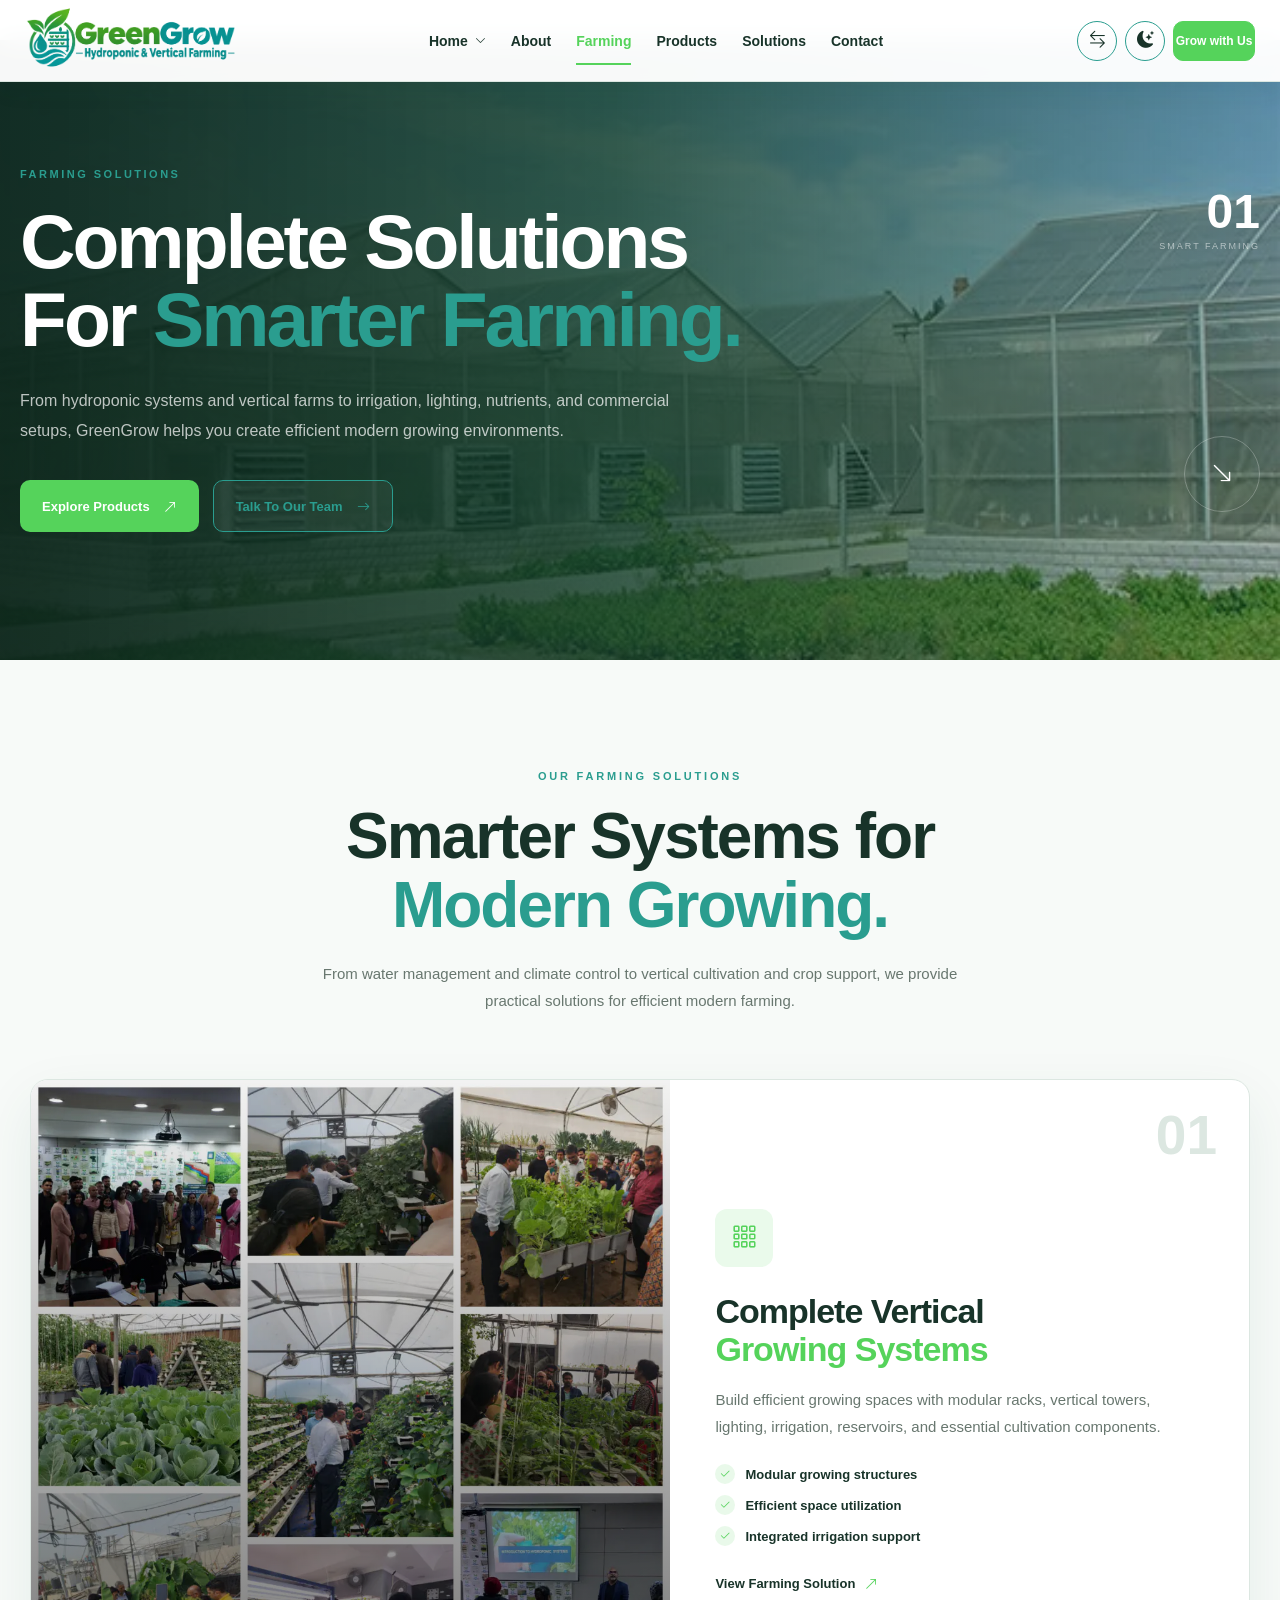
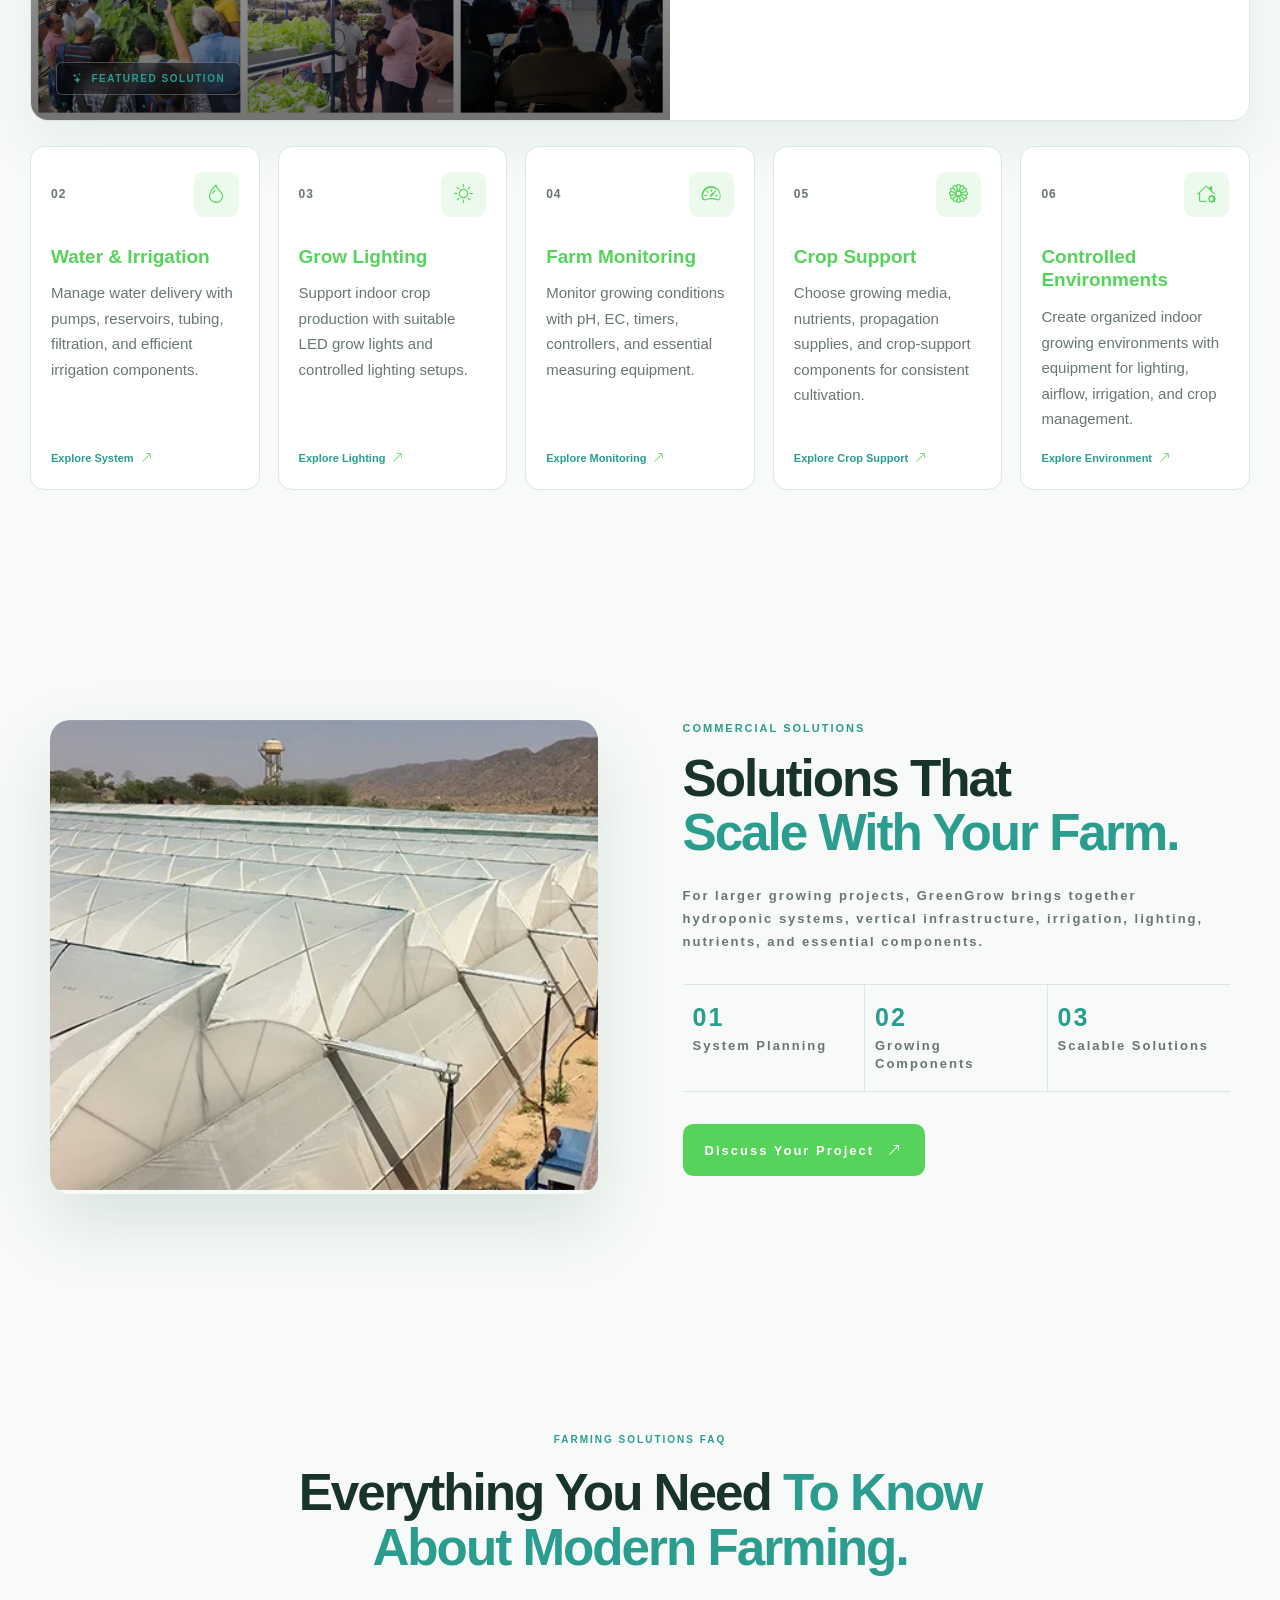
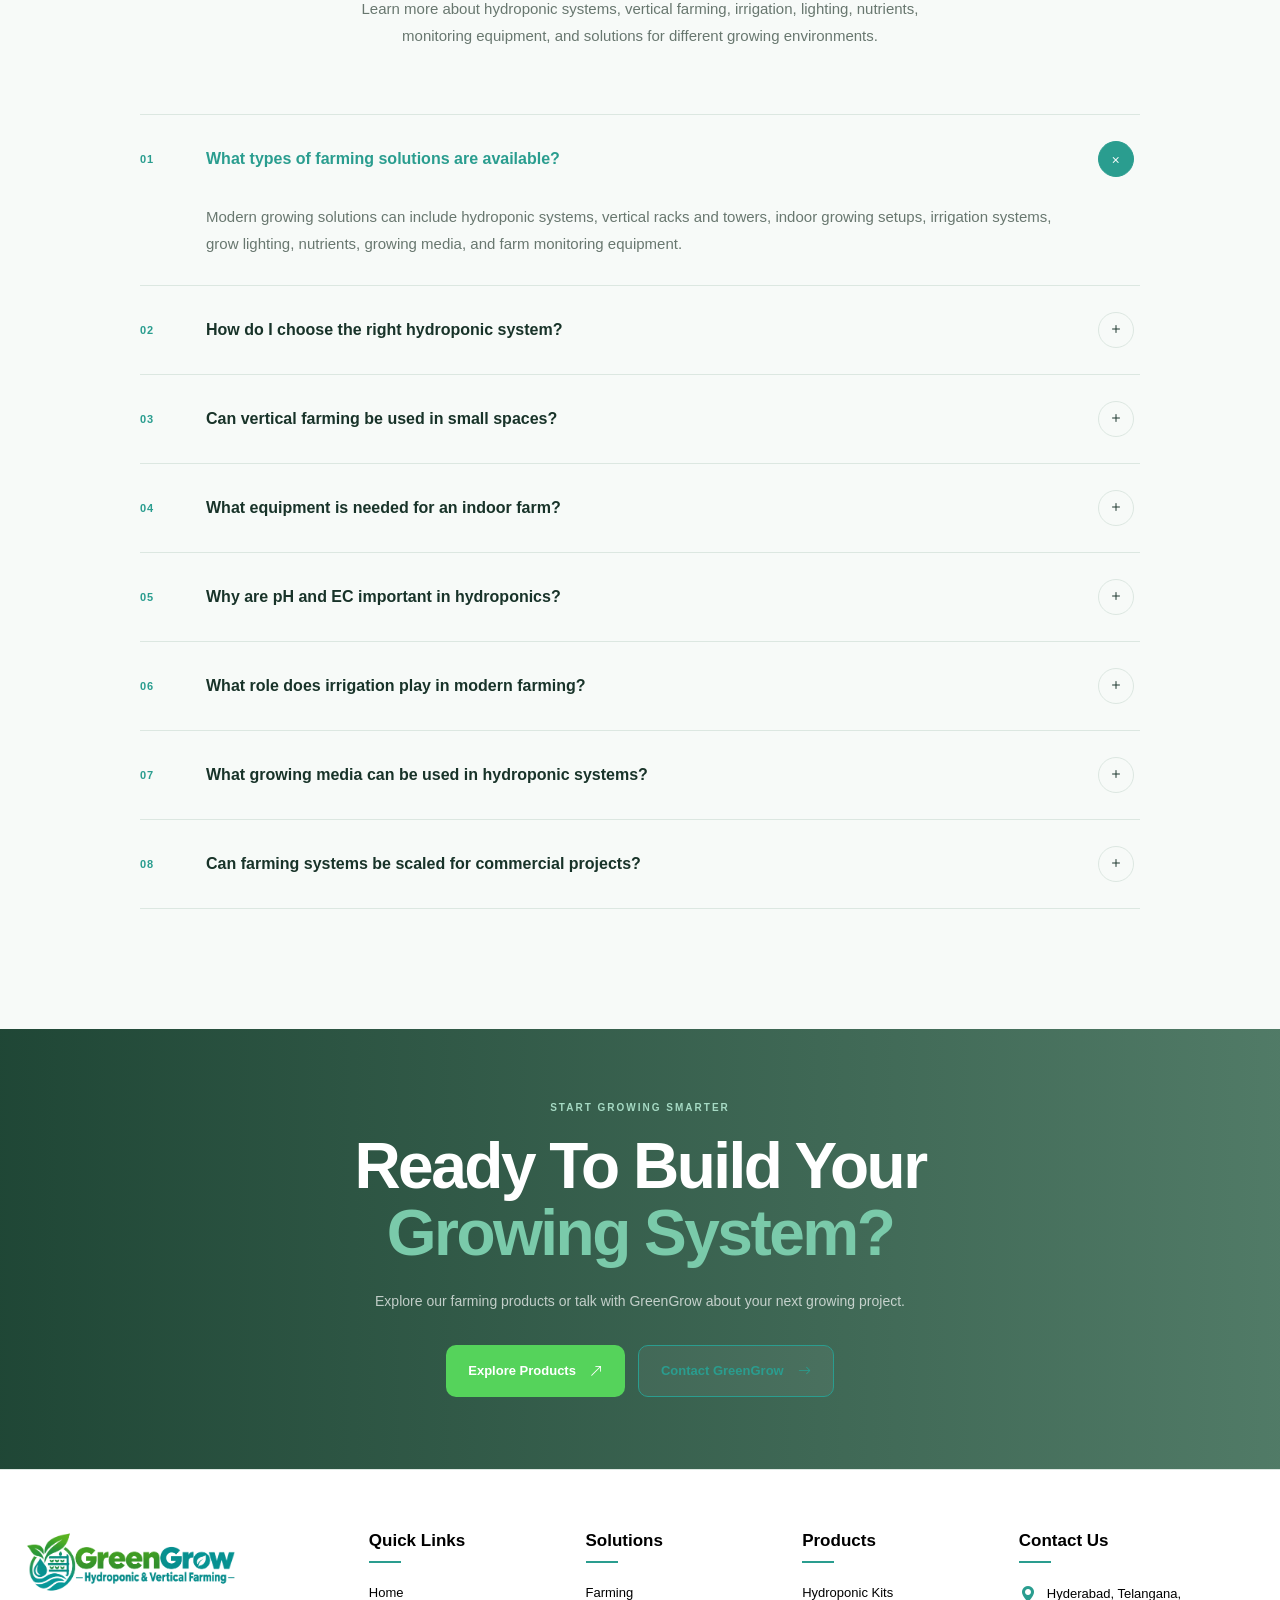
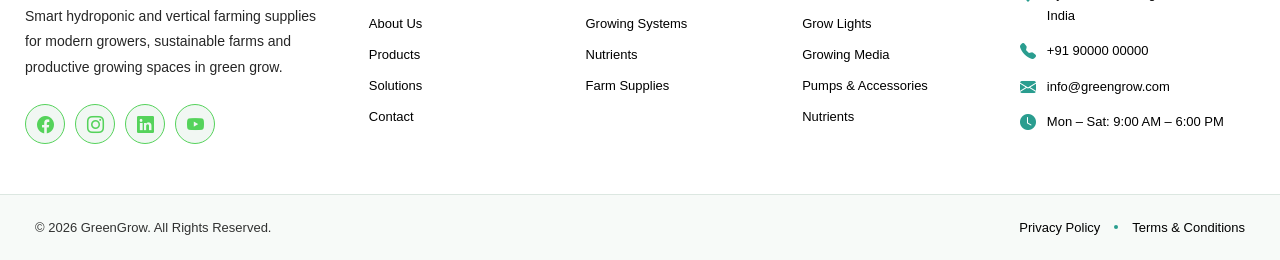
<file: farming.html>
<!DOCTYPE html>
<html lang="en" dir="ltr">

<head>
    <meta charset="UTF-8">
    <meta name="viewport" content="width=device-width, initial-scale=1.0">

    <title>GreenGrow | Hydroponic & Vertical Farming Supplies</title>
      <link rel="icon" type="image/png" href="images/logo-1.png">
   
    <link rel="stylesheet"
        href="https://cdn.jsdelivr.net/npm/bootstrap-icons@1.11.3/font/bootstrap-icons.min.css">

    <!-- CSS -->
    <link rel="stylesheet" href="farming.css">
</head>

<body>


    <header class="main-header">

        <div class="header-container">

            <a href="index.html" class="brand-logo">
                <img src="images/logo-5.png"
                    alt="GreenGrow Hydroponic and Vertical Farming Supplies">
            </a>


            
            <nav class="nav-menu" id="navMenu">

               
                <div class="nav-dropdown">

                    <button class="nav-dropdown-toggle" type="button">

                        <span>Home</span>

                        <i class="bi bi-chevron-down"></i>

                    </button>

                    <div class="dropdown-menu">

                        <a href="index.html" class="dropdown-link active">
                            Home 1
                        </a>

                        <a href="home-2.html" class="dropdown-link">
                            Home 2
                        </a>

                    </div>

                </div>


              
                <a href="about.html" class="nav-link">
                    About
                </a>




              
                <a href="farming.html" class="nav-link">
                     Farming
                </a>


                
                <a href="products.html" class="nav-link">
                    Products
                </a>


               
                <a href="solutions.html" class="nav-link">
                    Solutions
                </a>


               
                <a href="contact.html" class="nav-link">
                    Contact
                </a>


                
                <a href="contact.html" class="mobile-login">
                  Grow with Us
                </a>

            </nav>


         
            <div class="header-actions">

               


               
                <button class="header-icon"
                    id="rtlToggle"
                    type="button"
                    aria-label="Toggle RTL"
                    title="Toggle RTL">

                    <i class="bi bi-arrow-left-right"></i>

                </button>


                
                <button class="header-icon"
                    id="themeToggle"
                    type="button"
                    aria-label="Toggle dark mode"
                    title="Toggle dark mode">

                    <i class="bi bi-moon-stars-fill" id="themeIcon"></i>

                </button>
              
                <a href="contact.html" class="login-button">
               Grow with Us
                </a>


               
                <button class="menu-toggle"
                    id="menuToggle"
                    type="button"
                    aria-label="Open menu"
                    aria-expanded="false">

                    <i class="bi bi-list" id="menuIcon"></i>

                </button>

            </div>

        </div>

    </header>









<section class="farming-hero">

  <div class="farming-hero-bg"></div>
  <div class="farming-hero-overlay"></div>

  <div class="farming-hero-container">

    <div class="farming-hero-content">

      <div class="farming-hero-eyebrow">
      
        FARMING SOLUTIONS
      </div>

      <h1>
        Complete Solutions
        For <span>Smarter Farming.</span>
      </h1>

      <p>
        From hydroponic systems and vertical farms to irrigation,
        lighting, nutrients, and commercial setups, GreenGrow helps
        you create efficient modern growing environments.
      </p>

      <div class="farming-hero-buttons">
        <a href="products.html" class="farming-btn-primary">
          Explore Products
          <i class="bi bi-arrow-up-right"></i>
        </a>

        <a href="contact.html" class="farming-btn-outline">
          Talk To Our Team
          <i class="bi bi-arrow-right"></i>
        </a>
      </div>

    </div>

    <div class="farming-hero-side">

      <div class="farming-hero-number">
        <strong>01</strong>
        <span>SMART FARMING</span>
      </div>

      <div class="farming-hero-circle">
        <i class="bi bi-arrow-down-right"></i>
      </div>

    </div>

  </div>

</section>









<section class="farm-solutions">

    <div class="farm-solutions-container">

        <!-- SECTION HEADER -->
        <div class="farm-solutions-header">

            <div class="farm-solutions-eyebrow">
                <span></span>
                OUR FARMING SOLUTIONS
                <span></span>
            </div>

            <h2>
                Smarter Systems for
                <span>Modern Growing.</span>
            </h2>

            <p>
                From water management and climate control to vertical
                cultivation and crop support, we provide practical
                solutions for efficient modern farming.
            </p>

        </div>


        <!-- FEATURED SOLUTION -->
        <div class="farm-solutions-feature">

            <div class="farm-feature-image">

                <img
                    src="images/verticalfarming image-11.webp"
                    alt="Modern indoor vertical farming system"
                >

                <div class="farm-feature-overlay"></div>

                <div class="farm-feature-badge">
                    <i class="bi bi-stars"></i>
                    FEATURED SOLUTION
                </div>

            </div>


            <div class="farm-feature-content">

                <span class="farm-feature-number">01</span>

                <div class="farm-feature-icon">
                    <i class="bi bi-grid-3x3-gap"></i>
                </div>

                <h3>
                    Complete Vertical
                    <span>Growing Systems</span>
                </h3>

                <p>
                    Build efficient growing spaces with modular racks,
                    vertical towers, lighting, irrigation, reservoirs,
                    and essential cultivation components.
                </p>

                <div class="farm-feature-points">

                    <div>
                        <i class="bi bi-check2"></i>
                        <span>Modular growing structures</span>
                    </div>

                    <div>
                        <i class="bi bi-check2"></i>
                        <span>Efficient space utilization</span>
                    </div>

                    <div>
                        <i class="bi bi-check2"></i>
                        <span>Integrated irrigation support</span>
                    </div>

                </div>

                <a href="farming detailspage.html" class="farm-feature-link">
                    View Farming Solution
                    <i class="bi bi-arrow-up-right"></i>
                </a>

            </div>

        </div>


        <!-- SOLUTION GRID -->
        <div class="farm-solutions-grid">


            <!-- CARD 01 -->
            <article class="farm-solution-card">

                <div class="farm-solution-top">

                    <span class="farm-solution-number">
                        02
                    </span>

                    <div class="farm-solution-icon">
                        <i class="bi bi-droplet"></i>
                    </div>

                </div>

                <div class="farm-solution-content">

                    <h3>Water & Irrigation</h3>

                    <p>
                        Manage water delivery with pumps, reservoirs,
                        tubing, filtration, and efficient irrigation
                        components.
                    </p>

                    <a href="farming detailspage.html">
                        Explore System
                        <i class="bi bi-arrow-up-right"></i>
                    </a>

                </div>

            </article>


            <!-- CARD 02 -->
            <article class="farm-solution-card">

                <div class="farm-solution-top">

                    <span class="farm-solution-number">
                        03
                    </span>

                    <div class="farm-solution-icon">
                        <i class="bi bi-brightness-high"></i>
                    </div>

                </div>

                <div class="farm-solution-content">

                    <h3>Grow Lighting</h3>

                    <p>
                        Support indoor crop production with suitable
                        LED grow lights and controlled lighting setups.
                    </p>

                    <a href="farming detailspage.html">
                        Explore Lighting
                        <i class="bi bi-arrow-up-right"></i>
                    </a>

                </div>

            </article>


            <!-- CARD 03 -->
            <article class="farm-solution-card">

                <div class="farm-solution-top">

                    <span class="farm-solution-number">
                        04
                    </span>

                    <div class="farm-solution-icon">
                        <i class="bi bi-speedometer2"></i>
                    </div>

                </div>

                <div class="farm-solution-content">

                    <h3>Farm Monitoring</h3>

                    <p>
                        Monitor growing conditions with pH, EC,
                        timers, controllers, and essential measuring
                        equipment.
                    </p>

                    <a href="farming detailspage.html">
                        Explore Monitoring
                        <i class="bi bi-arrow-up-right"></i>
                    </a>

                </div>

            </article>


            <!-- CARD 04 -->
            <article class="farm-solution-card">

                <div class="farm-solution-top">

                    <span class="farm-solution-number">
                        05
                    </span>

                    <div class="farm-solution-icon">
                        <i class="bi bi-flower1"></i>
                    </div>

                </div>

                <div class="farm-solution-content">

                    <h3>Crop Support</h3>

                    <p>
                        Choose growing media, nutrients, propagation
                        supplies, and crop-support components for
                        consistent cultivation.
                    </p>

                    <a href="farming detailspage.html">
                        Explore Crop Support
                        <i class="bi bi-arrow-up-right"></i>
                    </a>

                </div>

            </article>


            <!-- CARD 05 -->
            <article class="farm-solution-card">

                <div class="farm-solution-top">

                    <span class="farm-solution-number">
                        06
                    </span>

                    <div class="farm-solution-icon">
                        <i class="bi bi-house-gear"></i>
                    </div>

                </div>

                <div class="farm-solution-content">

                    <h3>Controlled Environments</h3>

                    <p>
                        Create organized indoor growing environments
                        with equipment for lighting, airflow,
                        irrigation, and crop management.
                    </p>

                    <a href="farming detailspage.html">
                        Explore Environment
                        <i class="bi bi-arrow-up-right"></i>
                    </a>

                </div>

            </article>


        </div>

    </div>

</section>










<section class="commercial-farming">

  <div class="commercial-farming-container">

    <div class="commercial-farming-image">

      <img
        src="images/image-16.webp"
        alt="Commercial modern farming"
      >

    </div>


    <div class="commercial-farming-content">

      <div class="farm-editorial-eyebrow">
        COMMERCIAL SOLUTIONS
      </div>

      <h2>
        Solutions That
        <span>Scale With Your Farm.</span>
      </h2>

      <p>
        For larger growing projects, GreenGrow brings together
        hydroponic systems, vertical infrastructure, irrigation,
        lighting, nutrients, and essential components.
      </p>

      <div class="commercial-stats">

        <div>
          <strong>01</strong>
          <span>System Planning</span>
        </div>

        <div>
          <strong>02</strong>
          <span>Growing Components</span>
        </div>

        <div>
          <strong>03</strong>
          <span>Scalable Solutions</span>
        </div>

      </div>

      <a href="contact.html" class="farming-btn-primary">
        Discuss Your Project
        <i class="bi bi-arrow-up-right"></i>
      </a>

    </div>

  </div>

</section>















<section class="premium-faq">

    <div class="premium-faq-container">

        <!-- FAQ HEADER -->
        <div class="premium-faq-header">

            <div class="premium-faq-eyebrow">
                FARMING SOLUTIONS FAQ
            </div>

            <h2>
                Everything You Need
                <span>To Know About Modern Farming.</span>
            </h2>

            <p>
                Learn more about hydroponic systems, vertical farming,
                irrigation, lighting, nutrients, monitoring equipment,
                and solutions for different growing environments.
            </p>

        </div>


        <!-- FAQ LIST -->
        <div class="premium-faq-list">


            <!-- 01 -->
            <div class="premium-faq-item active">

                <button
                    class="premium-faq-question"
                    type="button"
                    aria-expanded="true"
                >

                    <span class="premium-faq-number">
                        01
                    </span>

                    <span class="premium-faq-question-text">
                        What types of farming solutions are available?
                    </span>

                    <span class="premium-faq-toggle">
                        <i class="bi bi-plus"></i>
                    </span>

                </button>

                <div class="premium-faq-answer">

                    <div class="premium-faq-answer-inner">

                        <p>
                            Modern growing solutions can include hydroponic
                            systems, vertical racks and towers, indoor
                            growing setups, irrigation systems, grow
                            lighting, nutrients, growing media, and farm
                            monitoring equipment.
                        </p>

                    </div>

                </div>

            </div>


            <!-- 02 -->
            <div class="premium-faq-item">

                <button
                    class="premium-faq-question"
                    type="button"
                    aria-expanded="false"
                >

                    <span class="premium-faq-number">
                        02
                    </span>

                    <span class="premium-faq-question-text">
                        How do I choose the right hydroponic system?
                    </span>

                    <span class="premium-faq-toggle">
                        <i class="bi bi-plus"></i>
                    </span>

                </button>

                <div class="premium-faq-answer">

                    <div class="premium-faq-answer-inner">

                        <p>
                            The right system depends on the crops you want
                            to grow, available space, growing environment,
                            water availability, production goals, and
                            the level of automation required. Different
                            systems are suited to different growing
                            conditions and crop types.
                        </p>

                    </div>

                </div>

            </div>


            <!-- 03 -->
            <div class="premium-faq-item">

                <button
                    class="premium-faq-question"
                    type="button"
                    aria-expanded="false"
                >

                    <span class="premium-faq-number">
                        03
                    </span>

                    <span class="premium-faq-question-text">
                        Can vertical farming be used in small spaces?
                    </span>

                    <span class="premium-faq-toggle">
                        <i class="bi bi-plus"></i>
                    </span>

                </button>

                <div class="premium-faq-answer">

                    <div class="premium-faq-answer-inner">

                        <p>
                            Yes. Vertical racks, towers, and modular
                            growing structures can make use of vertical
                            space instead of relying only on floor area.
                            The appropriate setup depends on ceiling
                            height, access, lighting, irrigation, and
                            the crops being cultivated.
                        </p>

                    </div>

                </div>

            </div>


            <!-- 04 -->
            <div class="premium-faq-item">

                <button
                    class="premium-faq-question"
                    type="button"
                    aria-expanded="false"
                >

                    <span class="premium-faq-number">
                        04
                    </span>

                    <span class="premium-faq-question-text">
                        What equipment is needed for an indoor farm?
                    </span>

                    <span class="premium-faq-toggle">
                        <i class="bi bi-plus"></i>
                    </span>

                </button>

                <div class="premium-faq-answer">

                    <div class="premium-faq-answer-inner">

                        <p>
                            Depending on the growing method, an indoor
                            setup may require growing structures,
                            irrigation equipment, reservoirs, pumps,
                            LED grow lights, airflow equipment, timers,
                            controllers, nutrients, growing media,
                            and environmental monitoring tools.
                        </p>

                    </div>

                </div>

            </div>


            <!-- 05 -->
            <div class="premium-faq-item">

                <button
                    class="premium-faq-question"
                    type="button"
                    aria-expanded="false"
                >

                    <span class="premium-faq-number">
                        05
                    </span>

                    <span class="premium-faq-question-text">
                        Why are pH and EC important in hydroponics?
                    </span>

                    <span class="premium-faq-toggle">
                        <i class="bi bi-plus"></i>
                    </span>

                </button>

                <div class="premium-faq-answer">

                    <div class="premium-faq-answer-inner">

                        <p>
                            pH affects nutrient availability in the
                            growing solution, while EC provides an
                            indication of dissolved nutrient
                            concentration. Monitoring these values helps
                            growers manage the nutrient solution according
                            to the crop and growing stage.
                        </p>

                    </div>

                </div>

            </div>


            <!-- 06 -->
            <div class="premium-faq-item">

                <button
                    class="premium-faq-question"
                    type="button"
                    aria-expanded="false"
                >

                    <span class="premium-faq-number">
                        06
                    </span>

                    <span class="premium-faq-question-text">
                        What role does irrigation play in modern farming?
                    </span>

                    <span class="premium-faq-toggle">
                        <i class="bi bi-plus"></i>
                    </span>

                </button>

                <div class="premium-faq-answer">

                    <div class="premium-faq-answer-inner">

                        <p>
                            Irrigation delivers water and, in many
                            hydroponic systems, nutrient solution to the
                            plants. Pumps, reservoirs, tubing, filters,
                            emitters, and controllers can work together
                            to provide consistent water delivery.
                        </p>

                    </div>

                </div>

            </div>


            <!-- 07 -->
            <div class="premium-faq-item">

                <button
                    class="premium-faq-question"
                    type="button"
                    aria-expanded="false"
                >

                    <span class="premium-faq-number">
                        07
                    </span>

                    <span class="premium-faq-question-text">
                        What growing media can be used in hydroponic systems?
                    </span>

                    <span class="premium-faq-toggle">
                        <i class="bi bi-plus"></i>
                    </span>

                </button>

                <div class="premium-faq-answer">

                    <div class="premium-faq-answer-inner">

                        <p>
                            Depending on the system, growers may use
                            materials such as coco coir, rockwool,
                            clay pebbles, perlite, or other suitable
                            soilless growing media. The choice depends
                            on the crop, system design, moisture
                            management, and root-support requirements.
                        </p>

                    </div>

                </div>

            </div>


            <!-- 08 -->
            <div class="premium-faq-item">

                <button
                    class="premium-faq-question"
                    type="button"
                    aria-expanded="false"
                >

                    <span class="premium-faq-number">
                        08
                    </span>

                    <span class="premium-faq-question-text">
                        Can farming systems be scaled for commercial projects?
                    </span>

                    <span class="premium-faq-toggle">
                        <i class="bi bi-plus"></i>
                    </span>

                </button>

                <div class="premium-faq-answer">

                    <div class="premium-faq-answer-inner">

                        <p>
                            Yes. Commercial growing projects can be
                            designed around the available facility,
                            crop requirements, production capacity,
                            irrigation layout, lighting requirements,
                            monitoring equipment, and level of
                            automation needed.
                        </p>

                    </div>

                </div>

            </div>


        </div>

    </div>

</section>









<section class="farm-final-cta">

  <div class="farm-final-cta-bg"></div>

  <div class="farm-final-cta-overlay"></div>

  <div class="farm-final-cta-content">

    <div class="farm-final-cta-eyebrow">
     
      START GROWING SMARTER
     
    </div>

    <h2>
      Ready To Build Your
      <span>Growing System?</span>
    </h2>

    <p>
      Explore our farming products or talk with GreenGrow
      about your next growing project.
    </p>

    <div class="farm-final-cta-buttons">

      <a href="products.html" class="farming-btn-primary">
        Explore Products
        <i class="bi bi-arrow-up-right"></i>
      </a>

      <a href="contact.html" class="farming-btn-outline">
        Contact GreenGrow
        <i class="bi bi-arrow-right"></i>
      </a>

    </div>

  </div>

</section>







<footer class="main-footer">

    <div class="footer-container">

       
        <div class="footer-brand">

            <a href="index.html" class="footer-logo">
                <img src="images/logo-5.png"
                     alt="GreenGrow Hydroponic and Vertical Farming Supplies">
            </a>

            <p>
                Smart hydroponic and vertical farming supplies
                for modern growers, sustainable farms and
                productive growing spaces in green grow.
            </p>

            <div class="footer-social">

                <a href="#" aria-label="Facebook">
                    <i class="bi bi-facebook"></i>
                </a>

                <a href="#" aria-label="Instagram">
                    <i class="bi bi-instagram"></i>
                </a>

                <a href="#" aria-label="LinkedIn">
                    <i class="bi bi-linkedin"></i>
                </a>

                <a href="#" aria-label="YouTube">
                    <i class="bi bi-youtube"></i>
                </a>

            </div>

        </div>


        
        <div class="footer-column">

            <h3>Quick Links</h3>

            <ul>
                <li>
                    <a href="index.html">Home</a>
                </li>

                <li>
                    <a href="about.html">About Us</a>
                </li>

                <li>
                    <a href="products.html">Products</a>
                </li>

                <li>
                    <a href="solutions.html">Solutions</a>
                </li>

                <li>
                    <a href="contact.html">Contact</a>
                </li>
            </ul>

        </div>


        
        <div class="footer-column">

            <h3>Solutions</h3>

            <ul>
                

                <li>
                    <a href="farming.html">
                         Farming
                    </a>
                </li>

                <li>
                    <a href="products.html">Growing Systems</a>
                </li>

                <li>
                    <a href="products.html">Nutrients</a>
                </li>

                <li>
                    <a href="products.html">Farm Supplies</a>
                </li>
            </ul>

        </div>


     
        <div class="footer-column">

            <h3>Products</h3>

            <ul>
                <li>
                    <a href="products.html">Hydroponic Kits</a>
                </li>

                <li>
                    <a href="products.html">Grow Lights</a>
                </li>

                <li>
                    <a href="products.html">Growing Media</a>
                </li>

                <li>
                    <a href="products.html">Pumps & Accessories</a>
                </li>

                <li>
                    <a href="products.html">Nutrients</a>
                </li>
            </ul>

        </div>


       
        <div class="footer-column footer-contact">

            <h3>Contact Us</h3>

            <div class="contact-item">

                <i class="bi bi-geo-alt-fill"></i>

                <p>
                    Hyderabad, Telangana,<br>
                    India
                </p>

            </div>

            <div class="contact-item">

                <i class="bi bi-telephone-fill"></i>

                <a href="tel:+919000000000">
                    +91 90000 00000
                </a>

            </div>

            <div class="contact-item">

                <i class="bi bi-envelope-fill"></i>

                <a href="mailto:info@greengrow.com">
                    info@greengrow.com
                </a>

            </div>

            <div class="contact-item">

                <i class="bi bi-clock-fill"></i>

                <p>
                    Mon – Sat: 9:00 AM – 6:00 PM
                </p>

            </div>

        </div>

    </div>


   
    <div class="footer-bottom">

        <div class="footer-bottom-container">

            <p>
                © 2026 GreenGrow. All Rights Reserved.
            </p>

            <div class="footer-legal">

                <a href="#">
                    Privacy Policy
                </a>

                <span></span>

                <a href="#">
                    Terms & Conditions
                </a>

            </div>

        </div>

    </div>

</footer>








    


    
    <script src="farming.js"></script>

</body>

</html>
</file>
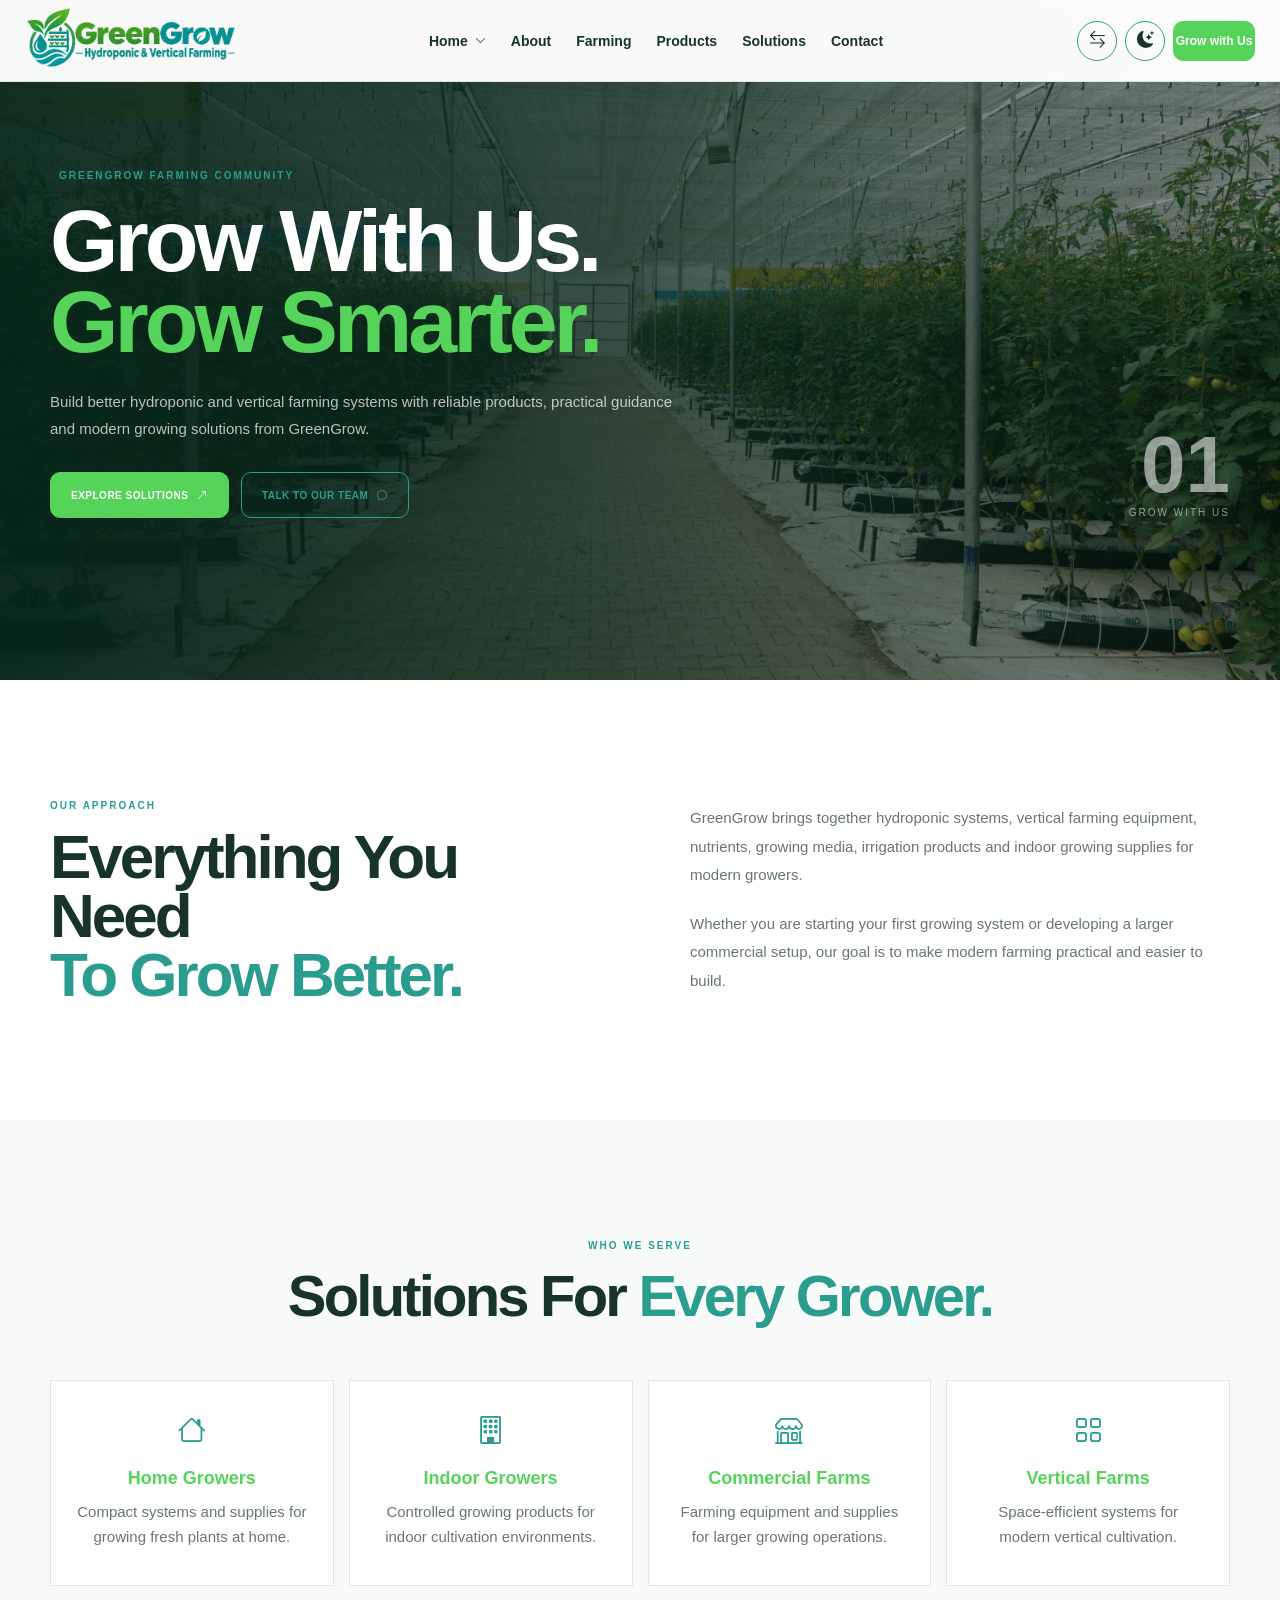
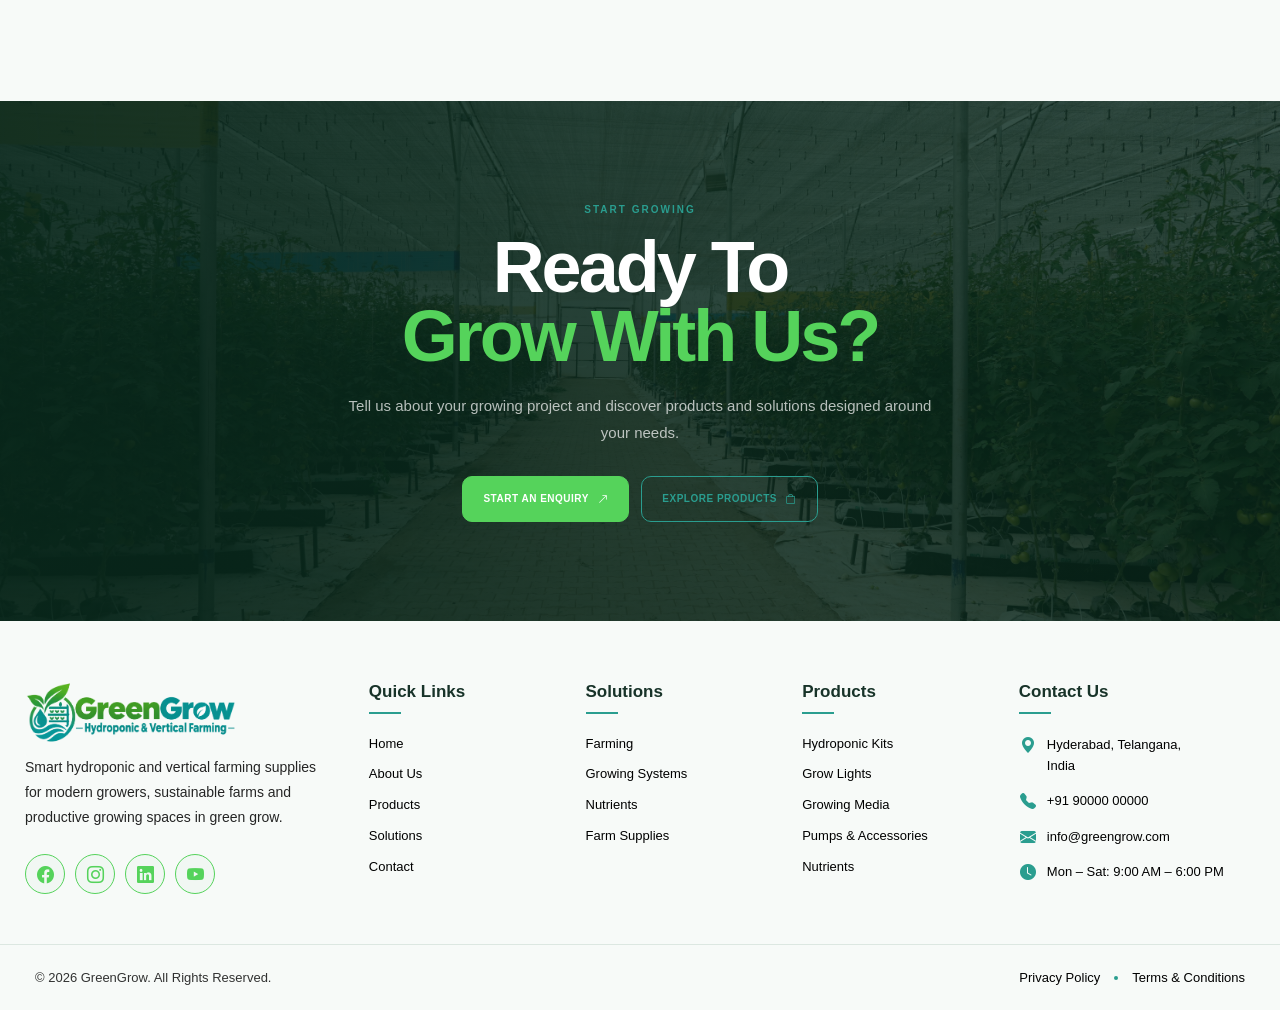
<file: grow with us.html>
<!DOCTYPE html>
<html lang="en" dir="ltr">

<head>
    <meta charset="UTF-8">
    <meta name="viewport" content="width=device-width, initial-scale=1.0">

    <title>GreenGrow | Hydroponic & Vertical Farming Supplies</title>
       <link rel="icon" type="image/png" href="images/logo-1.png">
  
    <link rel="stylesheet"
        href="https://cdn.jsdelivr.net/npm/bootstrap-icons@1.11.3/font/bootstrap-icons.min.css">

    <!-- CSS -->
    <link rel="stylesheet" href="grow with us.css">
</head>

<body>

    <header class="main-header">

        <div class="header-container">

            
            <a href="index.html" class="brand-logo">
                <img src="images/logo-5.png"
                    alt="GreenGrow Hydroponic and Vertical Farming Supplies">
            </a>


         
            <nav class="nav-menu" id="navMenu">

                
                <div class="nav-dropdown">

                    <button class="nav-dropdown-toggle" type="button">

                        <span>Home</span>

                        <i class="bi bi-chevron-down"></i>

                    </button>

                    <div class="dropdown-menu">

                        <a href="index.html" class="dropdown-link active">
                            Home 1
                        </a>

                        <a href="home-2.html" class="dropdown-link">
                            Home 2
                        </a>

                    </div>

                </div>


                <a href="about.html" class="nav-link">
                    About
                </a>




                
                <a href="farming.html" class="nav-link">
                     Farming
                </a>


               
                <a href="products.html" class="nav-link">
                    Products
                </a>


                
                <a href="solutions.html" class="nav-link">
                    Solutions
                </a>


               
                <a href="contact.html" class="nav-link">
                    Contact
                </a>


                
                <a href="contact.html" class="mobile-login">
                 Grow with Us
                </a>

            </nav>


           
            <div class="header-actions">

               


                
                <button class="header-icon"
                    id="rtlToggle"
                    type="button"
                    aria-label="Toggle RTL"
                    title="Toggle RTL">

                    <i class="bi bi-arrow-left-right"></i>

                </button>


                
                <button class="header-icon"
                    id="themeToggle"
                    type="button"
                    aria-label="Toggle dark mode"
                    title="Toggle dark mode">

                    <i class="bi bi-moon-stars-fill" id="themeIcon"></i>

                </button>
                
                <a href="contact.html" class="login-button">
                  Grow with Us
                </a>


                
                <button class="menu-toggle"
                    id="menuToggle"
                    type="button"
                    aria-label="Open menu"
                    aria-expanded="false">

                    <i class="bi bi-list" id="menuIcon"></i>

                </button>

            </div>

        </div>

    </header>









    <section class="grow-hero">

        <div class="grow-hero-background"></div>

        <div class="grow-hero-overlay"></div>

        <div class="grow-hero-container">

            <div class="grow-hero-content">

                <span class="grow-eyebrow">
                    <i class="bi bi-leaf"></i>
                    GREENGROW FARMING COMMUNITY
                </span>

                <h1>
                    Grow With Us.
                    <span>Grow Smarter.</span>
                </h1>

                <p>
                    Build better hydroponic and vertical farming systems
                    with reliable products, practical guidance and
                    modern growing solutions from GreenGrow.
                </p>

                <div class="grow-hero-buttons">

                    <a href="solutions.html"
                        class="grow-btn grow-btn-primary">

                        Explore Solutions

                        <i class="bi bi-arrow-up-right"></i>

                    </a>

                    <a href="contact.html"
                        class="grow-btn grow-btn-secondary">

                        Talk To Our Team

                        <i class="bi bi-chat"></i>

                    </a>

                </div>

            </div>

            <div class="grow-hero-number">
                <span>01</span>
                <small>GROW WITH US</small>
            </div>

        </div>

    </section>









    <section class="grow-intro">

        <div class="grow-container">

            <div class="grow-intro-heading">

                <span class="section-eyebrow">
                   OUR APPROACH
                </span>

                <h2>
                    Everything You Need
                    <span>To Grow Better.</span>
                </h2>

            </div>

            <div class="grow-intro-content">

                <p>
                    GreenGrow brings together hydroponic systems,
                    vertical farming equipment, nutrients, growing media,
                    irrigation products and indoor growing supplies
                    for modern growers.
                </p>

                <p>
                    Whether you are starting your first growing system
                    or developing a larger commercial setup, our goal
                    is to make modern farming practical and easier
                    to build.
                </p>

            </div>

        </div>

    </section>















    <section class="grow-audience">

        <div class="grow-container">

            <div class="section-heading centered">

                <span class="section-eyebrow">
                   WHO WE SERVE
                </span>

                <h2>
                    Solutions For
                    <span>Every Grower.</span>
                </h2>

            </div>


            <div class="audience-grid">

                <article class="audience-card">

                    <i class="bi bi-house"></i>

                    <h3>
                        Home Growers
                    </h3>

                    <p>
                        Compact systems and supplies for
                        growing fresh plants at home.
                    </p>

                </article>


                <article class="audience-card">

                    <i class="bi bi-building"></i>

                    <h3>
                        Indoor Growers
                    </h3>

                    <p>
                        Controlled growing products for
                        indoor cultivation environments.
                    </p>

                </article>


                <article class="audience-card">

                    <i class="bi bi-shop"></i>

                    <h3>
                        Commercial Farms
                    </h3>

                    <p>
                        Farming equipment and supplies for
                        larger growing operations.
                    </p>

                </article>


                <article class="audience-card">

                    <i class="bi bi-grid"></i>

                    <h3>
                        Vertical Farms
                    </h3>

                    <p>
                        Space-efficient systems for modern
                        vertical cultivation.
                    </p>

                </article>

            </div>

        </div>

    </section>










    <section class="grow-final" id="contact">

        <div class="grow-final-background"></div>

        <div class="grow-final-overlay"></div>

        <div class="grow-final-content">

            <span class="section-eyebrow">
               START GROWING
            </span>

            <h2>
                Ready To
                <span>Grow With Us?</span>
            </h2>

            <p>
                Tell us about your growing project and discover
                products and solutions designed around your needs.
            </p>

            <div class="final-buttons">

                <a href="contact.html"
                    class="grow-btn grow-btn-primary">

                    Start An Enquiry

                    <i class="bi bi-arrow-up-right"></i>

                </a>

                <a href="products.html"
                    class="grow-btn grow-btn-secondary">

                    Explore Products

                    <i class="bi bi-bag"></i>

                </a>

            </div>

        </div>

    </section>






















    <div class="footer-container">

      
        <div class="footer-brand">

            <a href="index.html" class="footer-logo">
                <img src="images/logo-5.png"
                     alt="GreenGrow Hydroponic and Vertical Farming Supplies">
            </a>

            <p>
                Smart hydroponic and vertical farming supplies
                for modern growers, sustainable farms and
                productive growing spaces in green grow.
            </p>

            <div class="footer-social">

                <a href="#" aria-label="Facebook">
                    <i class="bi bi-facebook"></i>
                </a>

                <a href="#" aria-label="Instagram">
                    <i class="bi bi-instagram"></i>
                </a>

                <a href="#" aria-label="LinkedIn">
                    <i class="bi bi-linkedin"></i>
                </a>

                <a href="#" aria-label="YouTube">
                    <i class="bi bi-youtube"></i>
                </a>

            </div>

        </div>


      
        <div class="footer-column">

            <h3>Quick Links</h3>

            <ul>
                <li>
                    <a href="index.html">Home</a>
                </li>

                <li>
                    <a href="about.html">About Us</a>
                </li>

                <li>
                    <a href="products.html">Products</a>
                </li>

                <li>
                    <a href="solutions.html">Solutions</a>
                </li>

                <li>
                    <a href="contact.html">Contact</a>
                </li>
            </ul>

        </div>


        
        <div class="footer-column">

            <h3>Solutions</h3>

            <ul>
                

                <li>
                    <a href="farming.html">
                         Farming
                    </a>
                </li>

                <li>
                    <a href="products.html">Growing Systems</a>
                </li>

                <li>
                    <a href="products.html">Nutrients</a>
                </li>

                <li>
                    <a href="products.html">Farm Supplies</a>
                </li>
            </ul>

        </div>


        
        <div class="footer-column">

            <h3>Products</h3>

            <ul>
                <li>
                    <a href="products.html">Hydroponic Kits</a>
                </li>

                <li>
                    <a href="products.html">Grow Lights</a>
                </li>

                <li>
                    <a href="products.html">Growing Media</a>
                </li>

                <li>
                    <a href="products.html">Pumps & Accessories</a>
                </li>

                <li>
                    <a href="products.html">Nutrients</a>
                </li>
            </ul>

        </div>


      
        <div class="footer-column footer-contact">

            <h3>Contact Us</h3>

            <div class="contact-item">

                <i class="bi bi-geo-alt-fill"></i>

                <p>
                    Hyderabad, Telangana,<br>
                    India
                </p>

            </div>

            <div class="contact-item">

                <i class="bi bi-telephone-fill"></i>

                <a href="tel:+919000000000">
                    +91 90000 00000
                </a>

            </div>

            <div class="contact-item">

                <i class="bi bi-envelope-fill"></i>

                <a href="mailto:info@greengrow.com">
                    info@greengrow.com
                </a>

            </div>

            <div class="contact-item">

                <i class="bi bi-clock-fill"></i>

                <p>
                    Mon – Sat: 9:00 AM – 6:00 PM
                </p>

            </div>

        </div>

    </div>


  
    <div class="footer-bottom">

        <div class="footer-bottom-container">

            <p>
                © 2026 GreenGrow. All Rights Reserved.
            </p>

            <div class="footer-legal">

                <a href="#">
                    Privacy Policy
                </a>

                <span></span>

                <a href="#">
                    Terms & Conditions
                </a>

            </div>

        </div>

    </div>

</footer>








    


   
    <script src="grow with us.js"></script>

</body>

</html>
</file>
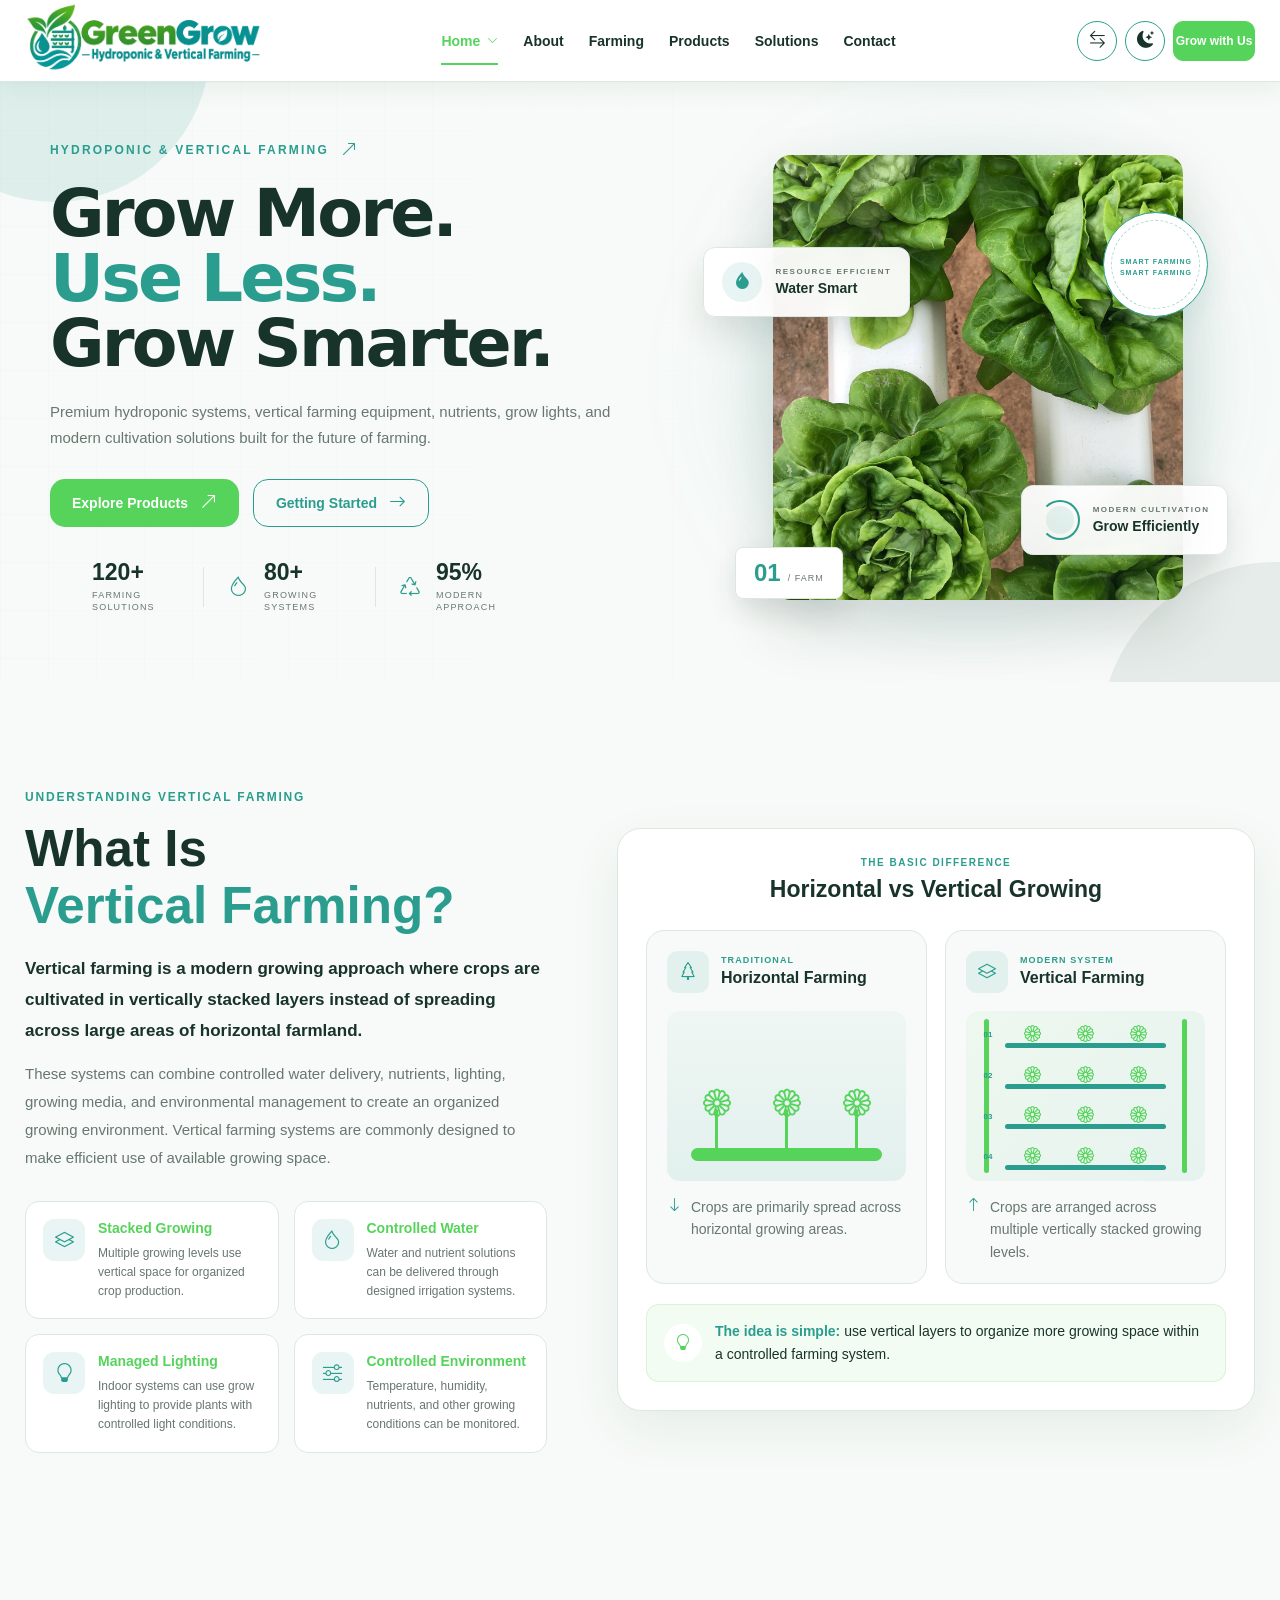
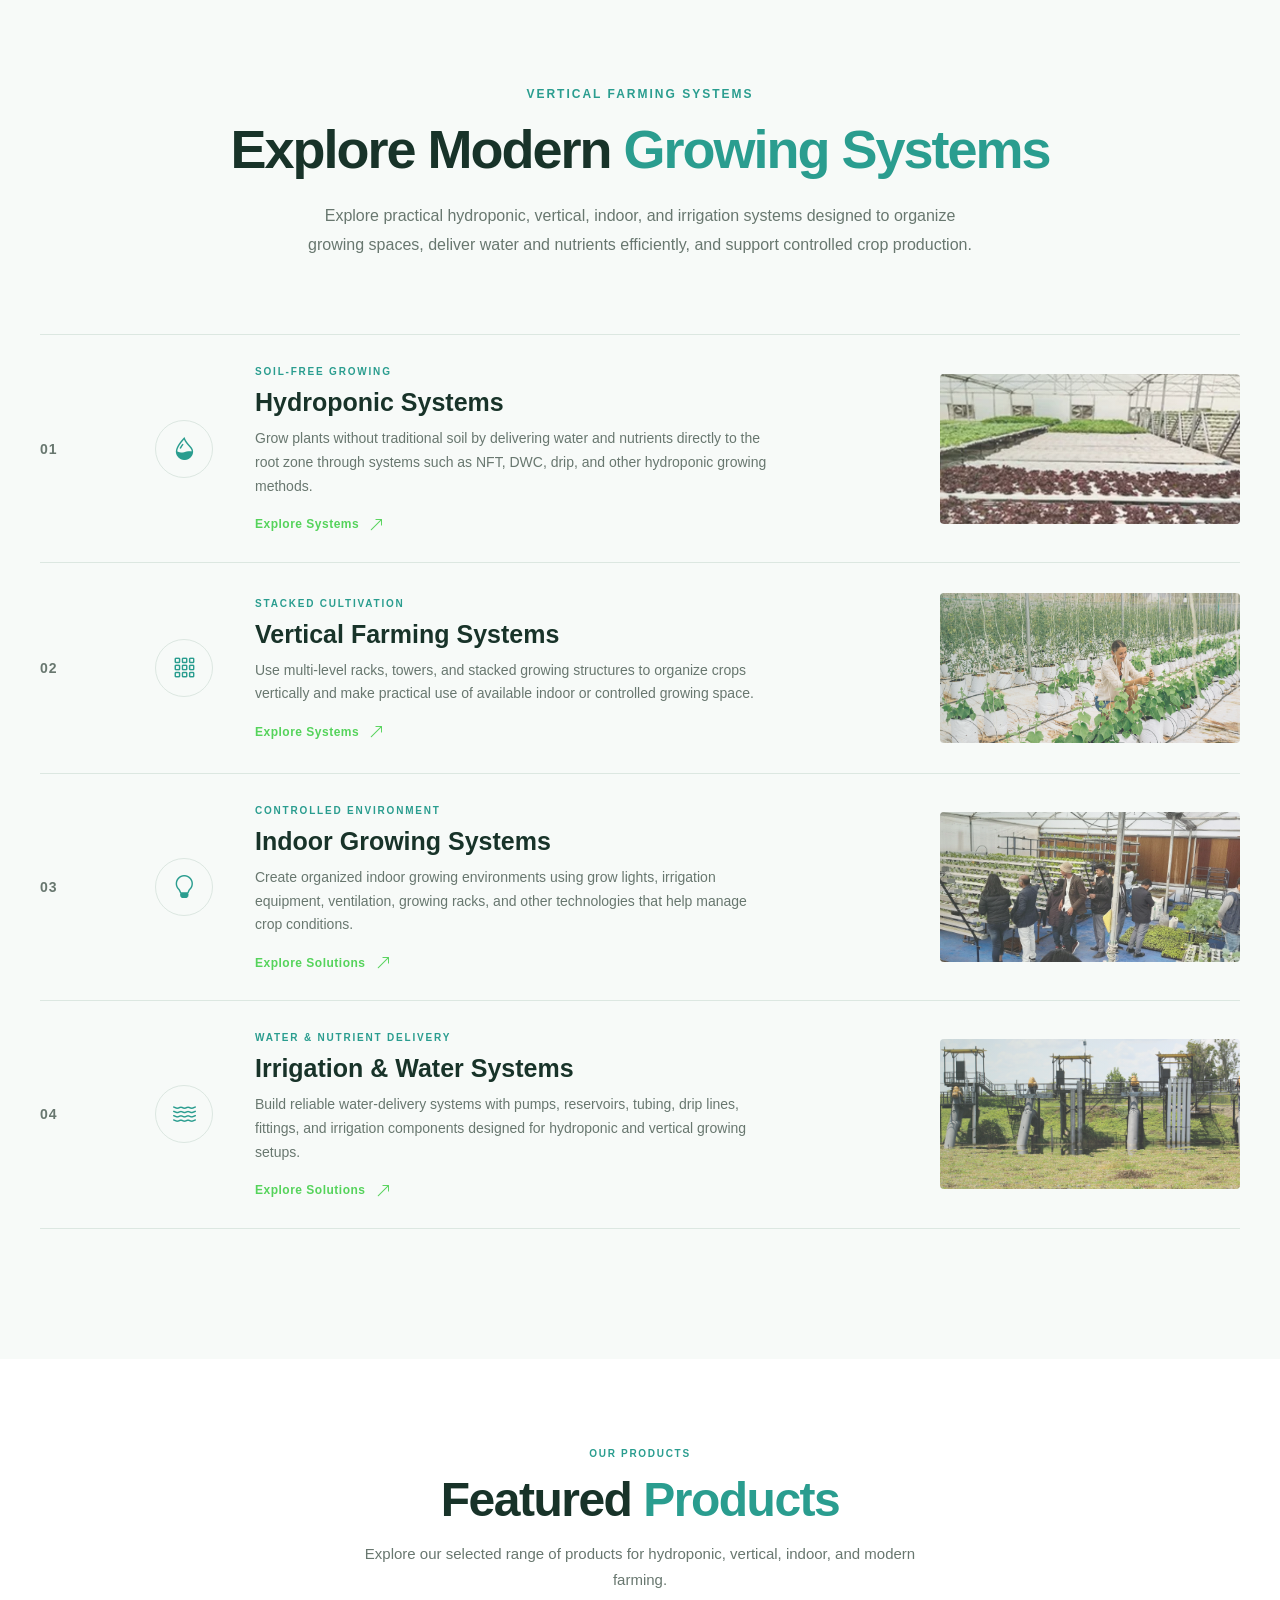
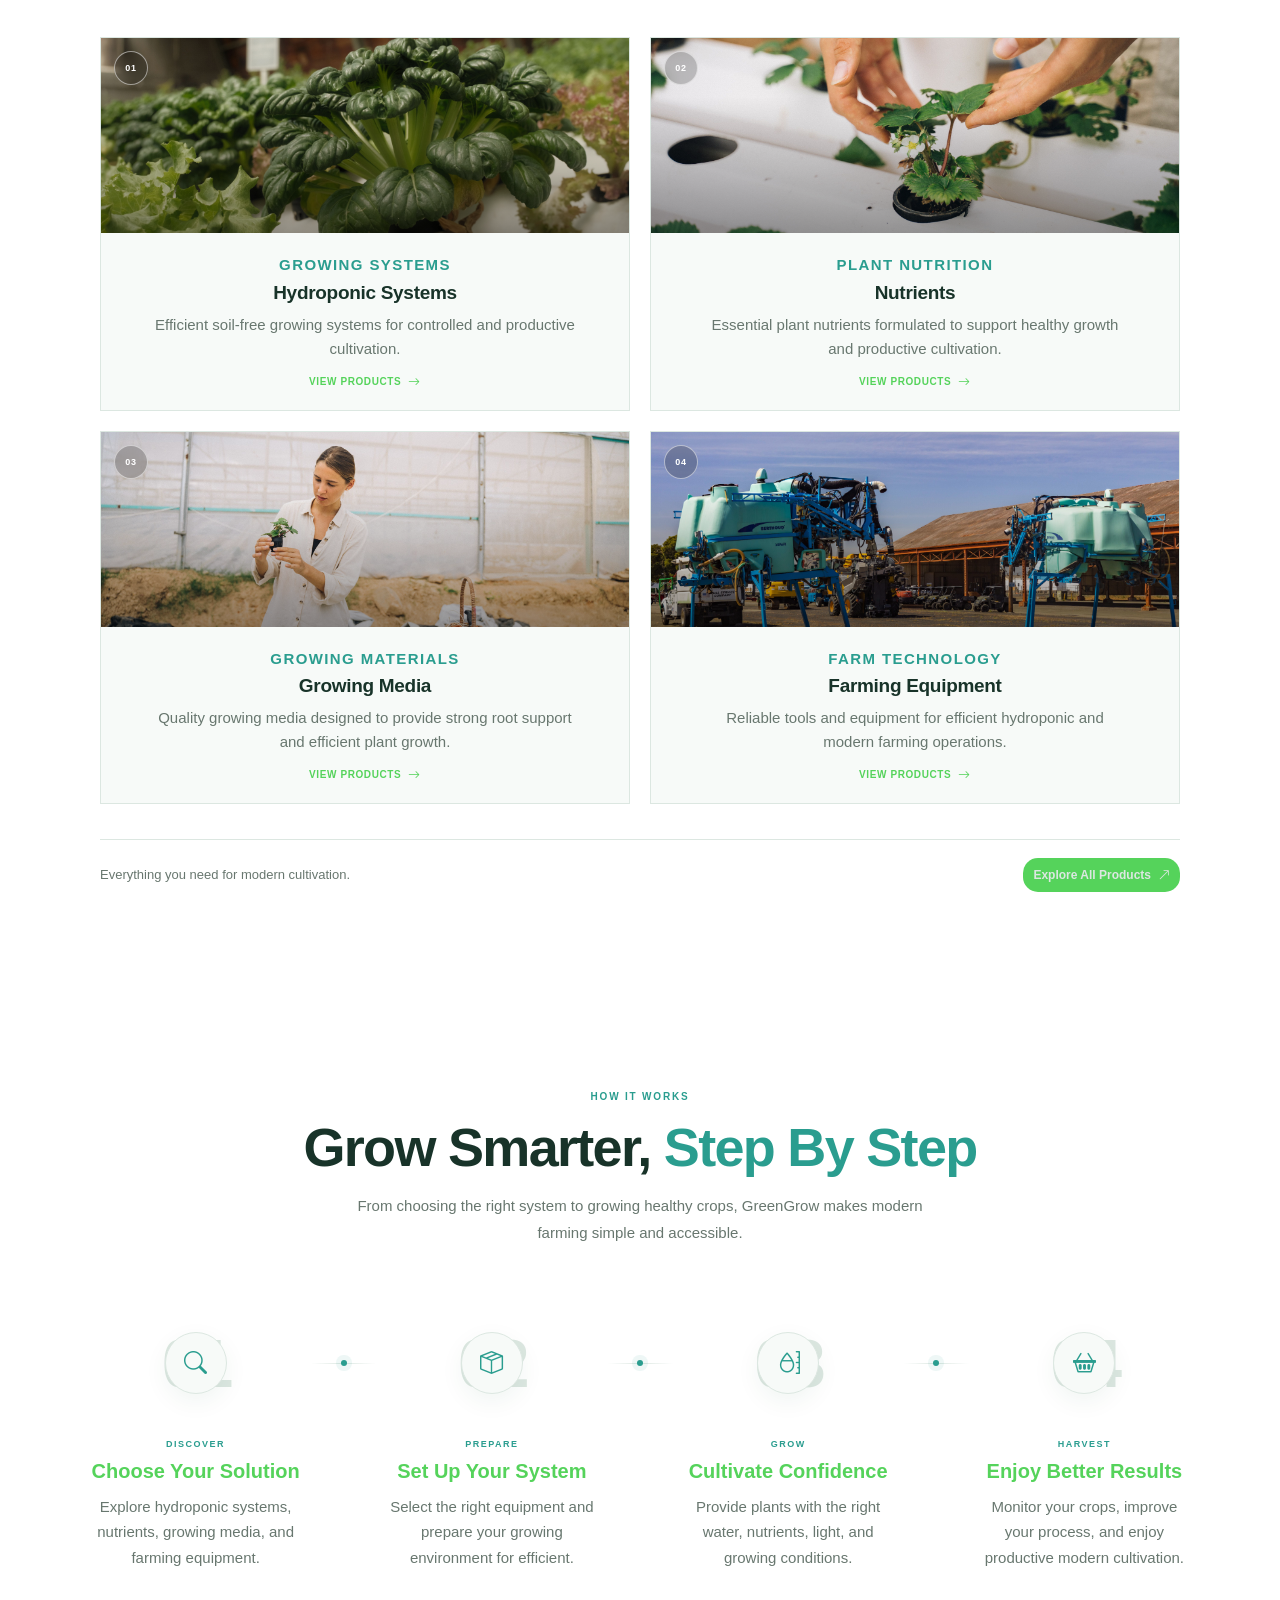
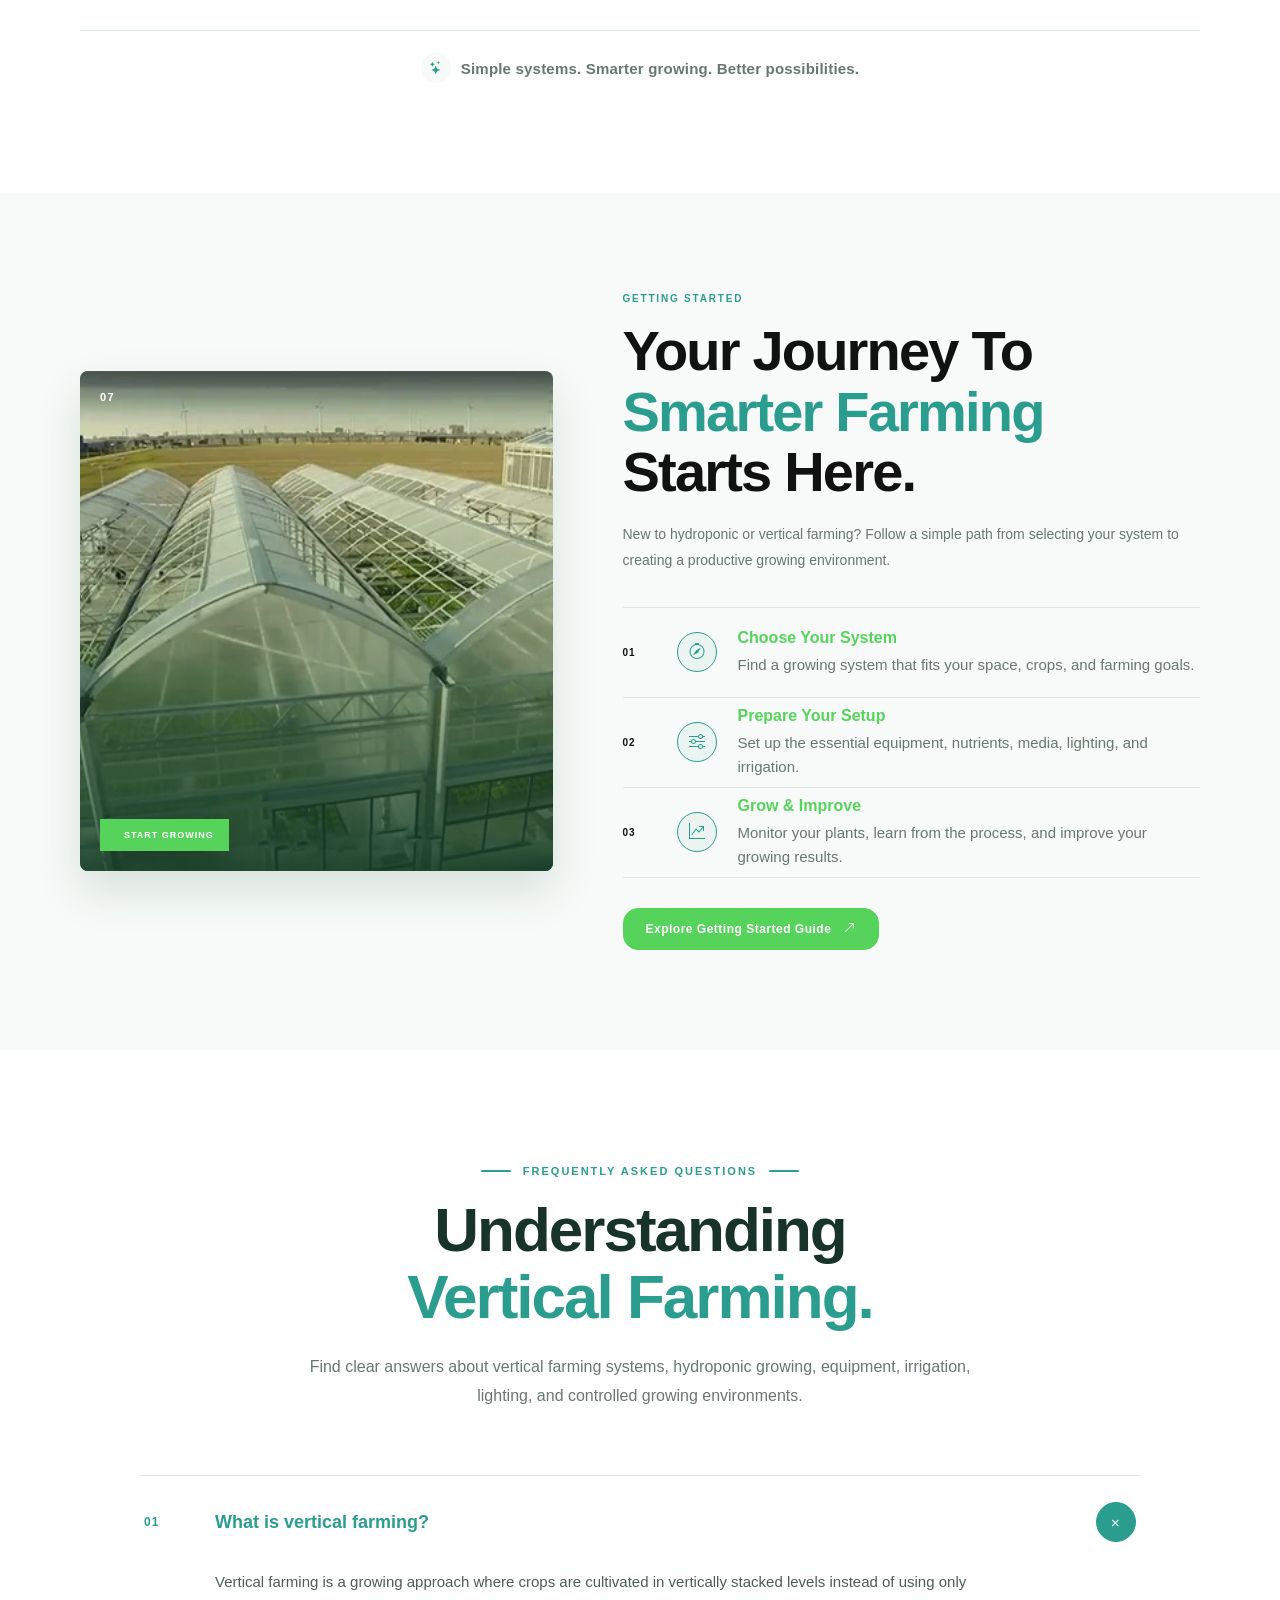
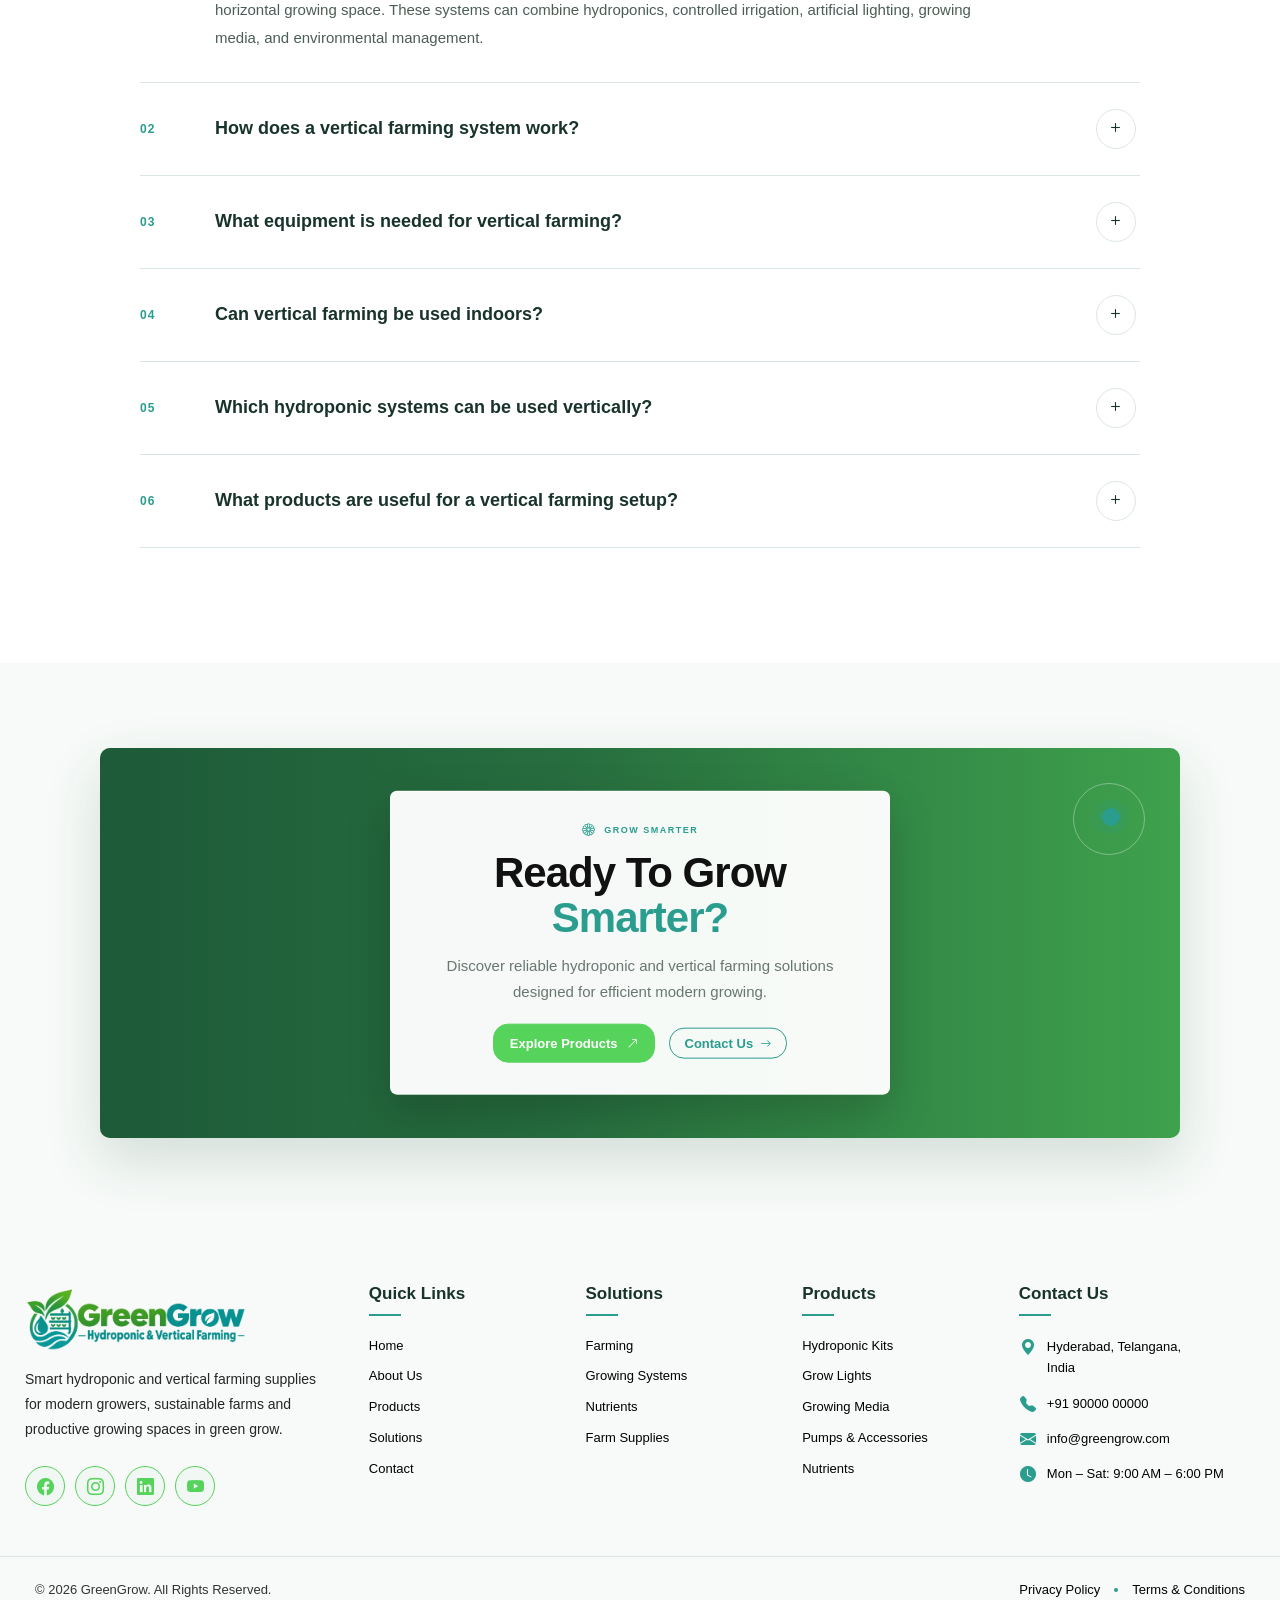
<file: home-2.html>
<!DOCTYPE html>
<html lang="en" dir="ltr">

<head>
    <meta charset="UTF-8">
    <meta name="viewport" content="width=device-width, initial-scale=1.0">

    <title>GreenGrow | Hydroponic & Vertical Farming Supplies</title>
     <link rel="icon" type="image/png" href="images/logo-1.png">
  
    <link rel="stylesheet"
        href="https://cdn.jsdelivr.net/npm/bootstrap-icons@1.11.3/font/bootstrap-icons.min.css">

    <!-- CSS -->
    <link rel="stylesheet" href="home-2.css">
</head>

<body>

    <header class="main-header">

        <div class="header-container">

            
            <a href="index.html" class="brand-logo">
                <img src="images/logo-5.png"
                    alt="GreenGrow Hydroponic and Vertical Farming Supplies">
            </a>


         
            <nav class="nav-menu" id="navMenu">

                
                <div class="nav-dropdown">

                    <button class="nav-dropdown-toggle" type="button">

                        <span>Home</span>

                        <i class="bi bi-chevron-down"></i>

                    </button>

                    <div class="dropdown-menu">

                        <a href="index.html" class="dropdown-link active">
                            Home 1
                        </a>

                        <a href="home-2.html" class="dropdown-link">
                            Home 2
                        </a>

                    </div>

                </div>


                <a href="about.html" class="nav-link">
                    About
                </a>




                
                <a href="farming.html" class="nav-link">
                     Farming
                </a>


               
                <a href="products.html" class="nav-link">
                    Products
                </a>


                
                <a href="solutions.html" class="nav-link">
                    Solutions
                </a>


               
                <a href="contact.html" class="nav-link">
                    Contact
                </a>


                
                <a href="contact.html" class="mobile-login">
                   Grow with Us
                </a>

            </nav>


           
            <div class="header-actions">

               


                
                <button class="header-icon"
                    id="rtlToggle"
                    type="button"
                    aria-label="Toggle RTL"
                    title="Toggle RTL">

                    <i class="bi bi-arrow-left-right"></i>

                </button>


                
                <button class="header-icon"
                    id="themeToggle"
                    type="button"
                    aria-label="Toggle dark mode"
                    title="Toggle dark mode">

                    <i class="bi bi-moon-stars-fill" id="themeIcon"></i>

                </button>
                
                <a href="contact.html" class="login-button">
                 Grow with Us
                </a>


                
                <button class="menu-toggle"
                    id="menuToggle"
                    type="button"
                    aria-label="Open menu"
                    aria-expanded="false">

                    <i class="bi bi-list" id="menuIcon"></i>

                </button>

            </div>

        </div>

    </header>









<section class="premium-hero" id="premiumHero">

    <!-- Decorative background -->
    <div class="hero-orb hero-orb-one"></div>
    <div class="hero-orb hero-orb-two"></div>
    <div class="hero-grid"></div>

    <!-- Floating leaves -->
    <span class="hero-leaf hero-leaf-one">
        <i class="bi bi-leaf-fill"></i>
    </span>

    <span class="hero-leaf hero-leaf-two">
        <i class="bi bi-leaf-fill"></i>
    </span>

    <span class="hero-leaf hero-leaf-three">
        <i class="bi bi-leaf-fill"></i>
    </span>


    <div class="premium-hero-container">



        <div class="premium-hero-content">

            <div class="hero-eyebrow">
               
                <span>HYDROPONIC &amp; VERTICAL FARMING</span>
                <i class="bi bi-arrow-up-right"></i>
            </div>


            <h1 class="hero-title">
                Grow More.
                <span>Use Less.</span>
                Grow Smarter.
            </h1>


            <p class="hero-description">
                Premium hydroponic systems, vertical farming equipment,
                nutrients, grow lights, and modern cultivation solutions
                built for the future of farming.
            </p>


           
            <div class="hero-buttons">

                <a href="products.html" class="hero-btn hero-btn-primary">
                    <span>Explore Products</span>
                    <i class="bi bi-arrow-up-right"></i>
                </a>

                <a href="farming.html" class="hero-btn hero-btn-outline">
                    <span>Getting Started</span>
                    <i class="bi bi-arrow-right"></i>
                </a>

            </div>


          
            <div class="hero-stats">

                <div class="hero-stat">
                    <div class="hero-stat-icon">
                        <i class="bi bi-leaf"></i>
                    </div>

                    <div>
                        <strong>
                            <span class="counter" data-target="120">0</span>+
                        </strong>

                        <span>Farming<br>Solutions</span>
                    </div>
                </div>


                <div class="hero-stat-divider"></div>


                <div class="hero-stat">
                    <div class="hero-stat-icon">
                        <i class="bi bi-droplet"></i>
                    </div>

                    <div>
                        <strong>
                            <span class="counter" data-target="80">0</span>+
                        </strong>

                        <span>Growing<br>Systems</span>
                    </div>
                </div>


                <div class="hero-stat-divider"></div>


                <div class="hero-stat">
                    <div class="hero-stat-icon">
                        <i class="bi bi-recycle"></i>
                    </div>

                    <div>
                        <strong>
                            <span class="counter" data-target="95">0</span>%
                        </strong>

                        <span>Modern<br>Approach</span>
                    </div>
                </div>

            </div>

        </div>



        <div class="premium-hero-visual">

            <div class="hero-image-frame">

                <div class="hero-image-glow"></div>

                <div class="hero-image-card">

                    <img
                        src="images/home-2 img.1.jpg"
                        alt="Modern hydroponic and vertical farming"
                    >

                    <div class="hero-image-overlay"></div>

                </div>


                <!-- Top floating card -->
                <div class="hero-floating-card hero-water-card">

                    <div class="floating-icon">
                        <i class="bi bi-droplet-fill"></i>
                    </div>

                    <div class="floating-content">
                        <small>RESOURCE EFFICIENT</small>
                        <strong>Water Smart</strong>
                    </div>

                </div>


               
                <div class="hero-round-badge">

                    <div class="badge-icon">
                        <i class="bi bi-leaf-fill"></i>
                    </div>

                    <span>
                        SMART FARMING<br>
                        SMART FARMING
                    </span>

                </div>


                <!-- Bottom floating card -->
                <div class="hero-floating-card hero-growth-card">

                    <div class="growth-ring">
                        <span>
                            <i class="bi bi-leaf"></i>
                        </span>
                    </div>

                    <div class="floating-content">
                        <small>MODERN CULTIVATION</small>
                        <strong>Grow Efficiently</strong>
                    </div>

                </div>


               
                <div class="hero-image-number">
                    <strong>01</strong>
                    <span>/ FARM</span>
                </div>

            </div>

        </div>

    </div>


  

</section>










<section class="vertical-about" id="what-is-vertical-farming">

    <div class="vertical-about-container">

        <!-- LEFT CONTENT -->
        <div class="vertical-about-content">

            <span class="vertical-about-eyebrow">
                UNDERSTANDING VERTICAL FARMING
            </span>

            <h2>
                What Is
                <span>Vertical Farming?</span>
            </h2>

            <p class="vertical-about-intro">
                Vertical farming is a modern growing approach where crops
                are cultivated in vertically stacked layers instead of
                spreading across large areas of horizontal farmland.
            </p>

            <p class="vertical-about-description">
                These systems can combine controlled water delivery,
                nutrients, lighting, growing media, and environmental
                management to create an organized growing environment.
                Vertical farming systems are commonly designed to make
                efficient use of available growing space.
            </p>

            <!-- FEATURES -->
            <div class="vertical-about-features">

                <div class="vertical-about-feature">
                    <div class="vertical-about-feature-icon">
                        <i class="bi bi-layers"></i>
                    </div>

                    <div>
                        <h3>Stacked Growing</h3>
                        <p>
                            Multiple growing levels use vertical space
                            for organized crop production.
                        </p>
                    </div>
                </div>

                <div class="vertical-about-feature">
                    <div class="vertical-about-feature-icon">
                        <i class="bi bi-droplet"></i>
                    </div>

                    <div>
                        <h3>Controlled Water</h3>
                        <p>
                            Water and nutrient solutions can be delivered
                            through designed irrigation systems.
                        </p>
                    </div>
                </div>

                <div class="vertical-about-feature">
                    <div class="vertical-about-feature-icon">
                        <i class="bi bi-lightbulb"></i>
                    </div>

                    <div>
                        <h3>Managed Lighting</h3>
                        <p>
                            Indoor systems can use grow lighting to provide
                            plants with controlled light conditions.
                        </p>
                    </div>
                </div>

                <div class="vertical-about-feature">
                    <div class="vertical-about-feature-icon">
                        <i class="bi bi-sliders"></i>
                    </div>

                    <div>
                        <h3>Controlled Environment</h3>
                        <p>
                            Temperature, humidity, nutrients, and other
                            growing conditions can be monitored.
                        </p>
                    </div>
                </div>

            </div>

        </div>


        <!-- RIGHT VISUAL -->
        <div class="vertical-about-visual">

            <div class="vertical-about-visual-heading">
                <span>THE BASIC DIFFERENCE</span>
                <h3>Horizontal vs Vertical Growing</h3>
            </div>

            <div class="vertical-farming-comparison">

                <!-- TRADITIONAL -->
                <div class="farming-method traditional-method">

                    <div class="farming-method-top">
                        <div class="farming-method-icon">
                            <i class="bi bi-tree"></i>
                        </div>

                        <div>
                            <span>TRADITIONAL</span>
                            <h4>Horizontal Farming</h4>
                        </div>
                    </div>

                    <div class="horizontal-land">

                        <div class="horizontal-plant plant-one">
                            <i class="bi bi-flower1"></i>
                        </div>

                        <div class="horizontal-plant plant-two">
                            <i class="bi bi-flower1"></i>
                        </div>

                        <div class="horizontal-plant plant-three">
                            <i class="bi bi-flower1"></i>
                        </div>

                        <div class="horizontal-ground"></div>

                    </div>

                    <div class="farming-method-description">
                        <i class="bi bi-arrow-down"></i>

                        <p>
                            Crops are primarily spread across
                            horizontal growing areas.
                        </p>
                    </div>

                </div>


                <!-- VERTICAL -->
                <div class="farming-method vertical-method">

                    <div class="farming-method-top">
                        <div class="farming-method-icon">
                            <i class="bi bi-layers"></i>
                        </div>

                        <div>
                            <span>MODERN SYSTEM</span>
                            <h4>Vertical Farming</h4>
                        </div>
                    </div>

                    <div class="vertical-rack">

                        <!-- Level 01 -->
                        <div class="vertical-level level-one">

                            <span class="level-number">01</span>

                            <div class="level-plants">
                                <i class="bi bi-flower1"></i>
                                <i class="bi bi-flower1"></i>
                                <i class="bi bi-flower1"></i>
                            </div>

                            <div class="level-line"></div>

                        </div>

                        <!-- Level 02 -->
                        <div class="vertical-level level-two">

                            <span class="level-number">02</span>

                            <div class="level-plants">
                                <i class="bi bi-flower1"></i>
                                <i class="bi bi-flower1"></i>
                                <i class="bi bi-flower1"></i>
                            </div>

                            <div class="level-line"></div>

                        </div>

                        <!-- Level 03 -->
                        <div class="vertical-level level-three">

                            <span class="level-number">03</span>

                            <div class="level-plants">
                                <i class="bi bi-flower1"></i>
                                <i class="bi bi-flower1"></i>
                                <i class="bi bi-flower1"></i>
                            </div>

                            <div class="level-line"></div>

                        </div>

                        <!-- Level 04 -->
                        <div class="vertical-level level-four">

                            <span class="level-number">04</span>

                            <div class="level-plants">
                                <i class="bi bi-flower1"></i>
                                <i class="bi bi-flower1"></i>
                                <i class="bi bi-flower1"></i>
                            </div>

                            <div class="level-line"></div>

                        </div>

                    </div>

                    <div class="farming-method-description">
                        <i class="bi bi-arrow-up"></i>

                        <p>
                            Crops are arranged across multiple
                            vertically stacked growing levels.
                        </p>
                    </div>

                </div>

            </div>


            <!-- BOTTOM STATEMENT -->
            <div class="vertical-about-note">

                <div class="vertical-about-note-icon">
                    <i class="bi bi-lightbulb"></i>
                </div>

                <p>
                    <strong>The idea is simple:</strong>
                    use vertical layers to organize more growing space
                    within a controlled farming system.
                </p>

            </div>

        </div>

    </div>

</section>









<section class="farming-solutions" id="farming-solutions">

    <div class="farming-solutions-container">


        <div class="farming-solutions-heading">

            <div class="farming-solutions-heading-top">

                <span class="farming-solutions-eyebrow">
                    VERTICAL FARMING SYSTEMS
                </span>

            </div>

            <h2>
                Explore Modern
                <span>Growing Systems</span>
            </h2>

            <p>
                Explore practical hydroponic, vertical, indoor, and
                irrigation systems designed to organize growing spaces,
                deliver water and nutrients efficiently, and support
                controlled crop production.
            </p>

        </div>



        <div class="farming-solutions-list">



            <a href="farming.html"
               class="farming-solution-item">

                <div class="farming-solution-number">
                    01
                </div>

                <div class="farming-solution-icon">
                    <i class="bi bi-droplet-half"></i>
                </div>

                <div class="farming-solution-content">

                    <span>
                        SOIL-FREE GROWING
                    </span>

                    <h3>
                        Hydroponic Systems
                    </h3>

                    <p>
                        Grow plants without traditional soil by delivering
                        water and nutrients directly to the root zone through
                        systems such as NFT, DWC, drip, and other hydroponic
                        growing methods.
                    </p>

                    <div class="farming-solution-link">

                        <span>
                            Explore Systems
                        </span>

                        <i class="bi bi-arrow-up-right"></i>

                    </div>

                </div>

                <div class="farming-solution-image">

                    <img
                        src="images/hyriponic mage-10 home.webp"
                        alt="Hydroponic growing system with plants"
                        loading="lazy"
                    >

                </div>

            </a>



            <a href="farming.html"
               class="farming-solution-item">

                <div class="farming-solution-number">
                    02
                </div>

                <div class="farming-solution-icon">
                    <i class="bi bi-grid-3x3-gap"></i>
                </div>

                <div class="farming-solution-content">

                    <span>
                        STACKED CULTIVATION
                    </span>

                    <h3>
                        Vertical Farming Systems
                    </h3>

                    <p>
                        Use multi-level racks, towers, and stacked growing
                        structures to organize crops vertically and make
                        practical use of available indoor or controlled
                        growing space.
                    </p>

                    <div class="farming-solution-link">

                        <span>
                            Explore Systems
                        </span>

                        <i class="bi bi-arrow-up-right"></i>

                    </div>

                </div>

                <div class="farming-solution-image">

                    <img
                        src="images/vertical farming image-10.jpg"
                        alt="Multi-level vertical farming system"
                        loading="lazy"
                    >

                </div>

            </a>




            <a href="solutions.html"
               class="farming-solution-item">

                <div class="farming-solution-number">
                    03
                </div>

                <div class="farming-solution-icon">
                    <i class="bi bi-lightbulb"></i>
                </div>

                <div class="farming-solution-content">

                    <span>
                        CONTROLLED ENVIRONMENT
                    </span>

                    <h3>
                        Indoor Growing Systems
                    </h3>

                    <p>
                        Create organized indoor growing environments using
                        grow lights, irrigation equipment, ventilation,
                        growing racks, and other technologies that help
                        manage crop conditions.
                    </p>

                    <div class="farming-solution-link">

                        <span>
                            Explore Solutions
                        </span>

                        <i class="bi bi-arrow-up-right"></i>

                    </div>

                </div>

                <div class="farming-solution-image">

                    <img
                        src="images/indoor farmingimage-10home.webp"
                        alt="Indoor vertical farming setup with grow lights"
                        loading="lazy"
                    >

                </div>

            </a>




            <a href="solutions.html"
               class="farming-solution-item">

                <div class="farming-solution-number">
                    04
                </div>

                <div class="farming-solution-icon">
                    <i class="bi bi-water"></i>
                </div>

                <div class="farming-solution-content">

                    <span>
                        WATER & NUTRIENT DELIVERY
                    </span>

                    <h3>
                        Irrigation & Water Systems
                    </h3>

                    <p>
                        Build reliable water-delivery systems with pumps,
                        reservoirs, tubing, drip lines, fittings, and
                        irrigation components designed for hydroponic and
                        vertical growing setups.
                    </p>

                    <div class="farming-solution-link">

                        <span>
                            Explore Solutions
                        </span>

                        <i class="bi bi-arrow-up-right"></i>

                    </div>

                </div>

                <div class="farming-solution-image">

                    <img
                        src="images/modern irrigation system.jpg"
                        alt="Modern irrigation and water delivery system"
                        loading="lazy"
                    >

                </div>

            </a>

        </div>

    </div>

</section>








<link rel="stylesheet"
      href="https://cdn.jsdelivr.net/npm/bootstrap-icons@1.11.3/font/bootstrap-icons.min.css">


<section class="featured-products" id="featured-products">

    <div class="featured-products-container">

        <!-- SECTION HEADING -->
        <div class="featured-products-heading">

            <div class="featured-products-heading-top">


                <span class="featured-products-eyebrow">
                    OUR PRODUCTS
                </span>

              

            </div>

            <h2>
                Featured <span>Products</span>
            </h2>

            <p>
                Explore our selected range of products for hydroponic,
                vertical, indoor, and modern farming.
            </p>

        </div>


        <div class="featured-products-grid">


          
            <a href="products.html"
               class="featured-product-item">

                <div class="featured-product-image">

                    <img
                        src="images/home-2 hydroponic .jpg"
                        alt="Hydroponic Systems"
                        loading="lazy"
                    >

                    <span class="featured-product-number">
                        01
                    </span>

                    <span class="featured-product-arrow">
                        <i class="bi bi-arrow-up-right"></i>
                    </span>

                </div>


                <div class="featured-product-content">

                    <span class="featured-product-label">
                        GROWING SYSTEMS
                    </span>

                    <h3>
                        Hydroponic Systems
                    </h3>

                    <p>
                        Efficient soil-free growing systems for
                        controlled and productive cultivation.
                    </p>

                    <span class="featured-product-link">
                        View Products
                        <i class="bi bi-arrow-right"></i>
                    </span>

                </div>

            </a>


       
            <a href="products.html"
               class="featured-product-item">

                <div class="featured-product-image">

                    <img
                        src="images/plants nutriants.jpg"
                        alt="Plant Nutrients"
                        loading="lazy"
                    >

                    <span class="featured-product-number">
                        02
                    </span>

                    <span class="featured-product-arrow">
                        <i class="bi bi-arrow-up-right"></i>
                    </span>

                </div>


                <div class="featured-product-content">

                    <span class="featured-product-label">
                        PLANT NUTRITION
                    </span>

                    <h3>
                        Nutrients
                    </h3>

                    <p>
                        Essential plant nutrients formulated to support
                        healthy growth and productive cultivation.
                    </p>

                    <span class="featured-product-link">
                        View Products
                        <i class="bi bi-arrow-right"></i>
                    </span>

                </div>

            </a>


         
            <a href="products.html"
               class="featured-product-item">

                <div class="featured-product-image">

                    <img
                        src="images/growing equipmenthome2.jpg"
                        alt="Growing Media"
                        loading="lazy"
                    >

                    <span class="featured-product-number">
                        03
                    </span>

                    <span class="featured-product-arrow">
                        <i class="bi bi-arrow-up-right"></i>
                    </span>

                </div>


                <div class="featured-product-content">

                    <span class="featured-product-label">
                        GROWING MATERIALS
                    </span>

                    <h3>
                        Growing Media
                    </h3>

                    <p>
                        Quality growing media designed to provide
                        strong root support and efficient plant growth.
                    </p>

                    <span class="featured-product-link">
                        View Products
                        <i class="bi bi-arrow-right"></i>
                    </span>

                </div>

            </a>


         
            <a href="products.html"
               class="featured-product-item">

                <div class="featured-product-image">

                    <img
                        src="images/farm technology farm equipment.jpg"
                        alt="Farming Equipment"
                        loading="lazy"
                    >

                    <span class="featured-product-number">
                        04
                    </span>

                    <span class="featured-product-arrow">
                        <i class="bi bi-arrow-up-right"></i>
                    </span>

                </div>


                <div class="featured-product-content">

                    <span class="featured-product-label">
                        FARM TECHNOLOGY
                    </span>

                    <h3>
                        Farming Equipment
                    </h3>

                    <p>
                        Reliable tools and equipment for efficient
                        hydroponic and modern farming operations.
                    </p>

                    <span class="featured-product-link">
                        View Products
                        <i class="bi bi-arrow-right"></i>
                    </span>

                </div>

            </a>

        </div>


        <div class="featured-products-bottom">

            <span>
                Everything you need for modern cultivation.
            </span>

            <a href="products.html">
                Explore All Products
                <i class="bi bi-arrow-up-right"></i>
            </a>

        </div>

    </div>

</section>









<section class="how-it-works-new" id="how-it-works">

    <div class="how-it-works-container">

        <!-- SECTION HEADING -->
        <div class="how-it-works-heading">

            <div class="how-it-works-heading-top">

                

                <span class="how-it-works-eyebrow">
                    HOW IT WORKS
                </span>

               
            </div>

            <h2>
                Grow Smarter, <span>Step By Step</span>
            </h2>

            <p>
                From choosing the right system to growing healthy crops,
                GreenGrow makes modern farming simple and accessible.
            </p>

        </div>



        <div class="how-process">


            <!-- STEP 01 -->
            <div class="how-process-item">

                <div class="how-process-top">

                    <span class="how-process-number">
                        01
                    </span>

                    <span class="how-process-icon">
                        <i class="bi bi-search"></i>
                    </span>

                </div>

                <div class="how-process-content">

                    <span class="how-process-label">
                        DISCOVER
                    </span>

                    <h3>
                        Choose Your Solution
                    </h3>

                    <p>
                        Explore hydroponic systems, nutrients,
                        growing media, and farming equipment.
                     
                    </p>

                </div>

            </div>

            <div class="how-process-connector">
                <span></span>
            </div>

            <div class="how-process-item">

                <div class="how-process-top">

                    <span class="how-process-number">
                        02
                    </span>

                    <span class="how-process-icon">
                        <i class="bi bi-box-seam"></i>
                    </span>

                </div>

                <div class="how-process-content">

                    <span class="how-process-label">
                        PREPARE
                    </span>

                    <h3>
                        Set Up Your System
                    </h3>

                    <p>
                        Select the right equipment and prepare
                        your growing environment for efficient.
                    </p>

                </div>

            </div>
            <div class="how-process-connector">
                <span></span>
            </div>


        
            <div class="how-process-item">

                <div class="how-process-top">

                    <span class="how-process-number">
                        03
                    </span>

                    <span class="how-process-icon">
                        <i class="bi bi-moisture"></i>
                    </span>

                </div>

                <div class="how-process-content">

                    <span class="how-process-label">
                        GROW
                    </span>

                    <h3>
                        Cultivate  Confidence
                    </h3>

                    <p>
                        Provide plants with the right water,
                        nutrients, light, and growing conditions.
                    </p>

                </div>

            </div>


            <div class="how-process-connector">
                <span></span>
            </div>


            
            <div class="how-process-item">

                <div class="how-process-top">

                    <span class="how-process-number">
                        04
                    </span>

                    <span class="how-process-icon">
                        <i class="bi bi-basket2"></i>
                    </span>

                </div>

                <div class="how-process-content">

                    <span class="how-process-label">
                        HARVEST
                    </span>

                    <h3>
                        Enjoy Better Results
                    </h3>

                    <p>
                        Monitor your crops, improve your process,
                        and enjoy productive modern cultivation.
                    </p>

                </div>

            </div>

        </div>


    
        <div class="how-process-bottom">

            <span class="how-bottom-icon">
                <i class="bi bi-stars"></i>
            </span>

            <p>
                Simple systems. Smarter growing. Better possibilities.
            </p>

        </div>

    </div>

</section>










<section class="getting-started" id="getting-started">

    <div class="getting-started-container">

        <!-- IMAGE SIDE -->
        <div class="getting-started-visual">

            <div class="getting-started-image">

               <img
    src="images/image-10.webp"
    alt="Modern indoor farming"
>

                <div class="getting-started-image-overlay"></div>

                <span class="getting-started-image-number">
                    07
                </span>

                <div class="getting-started-badge">
                    <i class="bi bi-leaf"></i>
                    <span>START GROWING</span>
                </div>

            </div>

        </div>


        <div class="getting-started-content">

            <div class="getting-started-heading-top">

               

                <span class="getting-started-eyebrow">
                    GETTING STARTED
                </span>

            </div>

            <h2>
                Your Journey To
                <span>Smarter Farming</span>
                Starts Here.
            </h2>

            <p class="getting-started-description">
                New to hydroponic or vertical farming? Follow a
                simple path from selecting your system to creating
                a productive growing environment.
            </p>


           
        
            <div class="getting-started-guide">


               
                <div class="getting-guide-item">

                    <div class="getting-guide-number">
                        01
                    </div>

                    <div class="getting-guide-icon">
                        <i class="bi bi-compass"></i>
                    </div>

                    <div class="getting-guide-text">

                        <h3>
                            Choose Your System
                        </h3>

                        <p>
                            Find a growing system that fits your
                            space, crops, and farming goals.
                        </p>

                    </div>

                </div>


             
                <div class="getting-guide-item">

                    <div class="getting-guide-number">
                        02
                    </div>

                    <div class="getting-guide-icon">
                        <i class="bi bi-sliders"></i>
                    </div>

                    <div class="getting-guide-text">

                        <h3>
                            Prepare Your Setup
                        </h3>

                        <p>
                            Set up the essential equipment,
                            nutrients, media, lighting, and irrigation.
                        </p>

                    </div>

                </div>


              
                <div class="getting-guide-item">

                    <div class="getting-guide-number">
                        03
                    </div>

                    <div class="getting-guide-icon">
                        <i class="bi bi-graph-up-arrow"></i>
                    </div>

                    <div class="getting-guide-text">

                        <h3>
                            Grow & Improve
                        </h3>

                        <p>
                            Monitor your plants, learn from the
                            process, and improve your growing results.
                        </p>

                    </div>

                </div>

            </div>


         
            <a href="contact.html" class="getting-started-button">

                <span>
                    Explore Getting Started Guide
                </span>

                <i class="bi bi-arrow-up-right"></i>

            </a>

        </div>

    </div>

</section>










<section class="gg-faq" id="faq">

    <div class="gg-faq-container">

        <!-- Section Header -->
        <div class="gg-faq-header">

            <div class="gg-faq-eyebrow">
                <span></span>
                FREQUENTLY ASKED QUESTIONS
                <span></span>
            </div>

            <h2>
                Understanding
                <strong>Vertical Farming.</strong>
            </h2>

            <p>
                Find clear answers about vertical farming systems,
                hydroponic growing, equipment, irrigation, lighting,
                and controlled growing environments.
            </p>

        </div>


        <!-- FAQ List -->
        <div class="gg-faq-list">

            <!-- FAQ 01 -->
            <div class="gg-faq-item active">

                <button
                    class="gg-faq-question"
                    type="button"
                    aria-expanded="true"
                >

                    <span class="gg-faq-number">01</span>

                    <span class="gg-faq-question-text">
                        What is vertical farming?
                    </span>

                    <span class="gg-faq-icon">
                        <i class="bi bi-plus"></i>
                    </span>

                </button>

                <div class="gg-faq-answer">

                    <div class="gg-faq-answer-inner">

                        <p>
                            Vertical farming is a growing approach where
                            crops are cultivated in vertically stacked
                            levels instead of using only horizontal
                            growing space. These systems can combine
                            hydroponics, controlled irrigation, artificial
                            lighting, growing media, and environmental
                            management.
                        </p>

                    </div>

                </div>

            </div>


            <!-- FAQ 02 -->
            <div class="gg-faq-item">

                <button
                    class="gg-faq-question"
                    type="button"
                    aria-expanded="false"
                >

                    <span class="gg-faq-number">02</span>

                    <span class="gg-faq-question-text">
                        How does a vertical farming system work?
                    </span>

                    <span class="gg-faq-icon">
                        <i class="bi bi-plus"></i>
                    </span>

                </button>

                <div class="gg-faq-answer">

                    <div class="gg-faq-answer-inner">

                        <p>
                            A vertical farming system places plants across
                            multiple growing levels. Water and nutrients
                            can be delivered through pumps, channels,
                            drip lines, towers, or other irrigation
                            components while lighting and environmental
                            conditions are managed according to the
                            growing setup.
                        </p>

                    </div>

                </div>

            </div>


            <!-- FAQ 03 -->
            <div class="gg-faq-item">

                <button
                    class="gg-faq-question"
                    type="button"
                    aria-expanded="false"
                >

                    <span class="gg-faq-number">03</span>

                    <span class="gg-faq-question-text">
                        What equipment is needed for vertical farming?
                    </span>

                    <span class="gg-faq-icon">
                        <i class="bi bi-plus"></i>
                    </span>

                </button>

                <div class="gg-faq-answer">

                    <div class="gg-faq-answer-inner">

                        <p>
                            Depending on the system, equipment may include
                            vertical racks or towers, reservoirs, pumps,
                            tubing, growing channels, growing media,
                            nutrients, grow lights, timers, pH meters,
                            EC meters, irrigation fittings, and other
                            farming accessories.
                        </p>

                    </div>

                </div>

            </div>


            <!-- FAQ 04 -->
            <div class="gg-faq-item">

                <button
                    class="gg-faq-question"
                    type="button"
                    aria-expanded="false"
                >

                    <span class="gg-faq-number">04</span>

                    <span class="gg-faq-question-text">
                        Can vertical farming be used indoors?
                    </span>

                    <span class="gg-faq-icon">
                        <i class="bi bi-plus"></i>
                    </span>

                </button>

                <div class="gg-faq-answer">

                    <div class="gg-faq-answer-inner">

                        <p>
                            Yes. Vertical farming can be designed for
                            indoor environments using artificial grow
                            lights, controlled irrigation, airflow
                            management, temperature monitoring, and
                            other equipment that helps create a managed
                            growing environment.
                        </p>

                    </div>

                </div>

            </div>


            <!-- FAQ 05 -->
            <div class="gg-faq-item">

                <button
                    class="gg-faq-question"
                    type="button"
                    aria-expanded="false"
                >

                    <span class="gg-faq-number">05</span>

                    <span class="gg-faq-question-text">
                        Which hydroponic systems can be used vertically?
                    </span>

                    <span class="gg-faq-icon">
                        <i class="bi bi-plus"></i>
                    </span>

                </button>

                <div class="gg-faq-answer">

                    <div class="gg-faq-answer-inner">

                        <p>
                            Several hydroponic approaches can be adapted
                            to vertical growing, including NFT channels,
                            drip systems, tower systems, and other
                            recirculating configurations. The appropriate
                            system depends on the crop, available space,
                            water delivery requirements, and growing goals.
                        </p>

                    </div>

                </div>

            </div>


            <!-- FAQ 06 -->
            <div class="gg-faq-item">

                <button
                    class="gg-faq-question"
                    type="button"
                    aria-expanded="false"
                >

                    <span class="gg-faq-number">06</span>

                    <span class="gg-faq-question-text">
                        What products are useful for a vertical farming setup?
                    </span>

                    <span class="gg-faq-icon">
                        <i class="bi bi-plus"></i>
                    </span>

                </button>

                <div class="gg-faq-answer">

                    <div class="gg-faq-answer-inner">

                        <p>
                            A vertical farming setup may require growing
                            systems, racks or towers, irrigation equipment,
                            reservoirs, pumps, tubing, nutrients, growing
                            media, grow lights, monitoring tools, and
                            other components selected according to the
                            system design.
                        </p>

                    </div>

                </div>

            </div>

        </div>

    </div>

</section>













<section class="greengrow-cta">

    <div class="greengrow-cta-card">

        <!-- Background Image -->
        <div class="greengrow-cta-bg"></div>

        <!-- Dark / Green Overlay -->
        <div class="greengrow-cta-overlay"></div>

        <!-- Inner Content Card -->
        <div class="greengrow-cta-inner">

            <span class="greengrow-cta-eyebrow">
                <i class="bi bi-flower1"></i>
                GROW SMARTER
            </span>

            <h2>
                Ready To Grow
                <span>Smarter?</span>
            </h2>

            <p>
                Discover reliable hydroponic and vertical farming
                solutions designed for efficient modern growing.
            </p>

            <div class="greengrow-cta-buttons">

                <a href="products.html" class="greengrow-cta-btn">
                    Explore Products
                    <i class="bi bi-arrow-up-right"></i>
                </a>

                <a href="contact.html" class="greengrow-cta-link">
                    Contact Us
                    <i class="bi bi-arrow-right"></i>
                </a>

            </div>

        </div>

    </div>

</section>






    <div class="footer-container">

      
        <div class="footer-brand">

            <a href="index.html" class="footer-logo">
                <img src="images/logo-5.png"
                     alt="GreenGrow Hydroponic and Vertical Farming Supplies">
            </a>

            <p>
                Smart hydroponic and vertical farming supplies
                for modern growers, sustainable farms and
                productive growing spaces in green grow.
            </p>

            <div class="footer-social">

                <a href="#" aria-label="Facebook">
                    <i class="bi bi-facebook"></i>
                </a>

                <a href="#" aria-label="Instagram">
                    <i class="bi bi-instagram"></i>
                </a>

                <a href="#" aria-label="LinkedIn">
                    <i class="bi bi-linkedin"></i>
                </a>

                <a href="#" aria-label="YouTube">
                    <i class="bi bi-youtube"></i>
                </a>

            </div>

        </div>


      
        <div class="footer-column">

            <h3>Quick Links</h3>

            <ul>
                <li>
                    <a href="index.html">Home</a>
                </li>

                <li>
                    <a href="about.html">About Us</a>
                </li>

                <li>
                    <a href="products.html">Products</a>
                </li>

                <li>
                    <a href="solutions.html">Solutions</a>
                </li>

                <li>
                    <a href="contact.html">Contact</a>
                </li>
            </ul>

        </div>


        
        <div class="footer-column">

            <h3>Solutions</h3>

            <ul>
                

                <li>
                    <a href="farming.html">
                         Farming
                    </a>
                </li>

                <li>
                    <a href="products.html">Growing Systems</a>
                </li>

                <li>
                    <a href="products.html">Nutrients</a>
                </li>

                <li>
                    <a href="products.html">Farm Supplies</a>
                </li>
            </ul>

        </div>


        
        <div class="footer-column">

            <h3>Products</h3>

            <ul>
                <li>
                    <a href="products.html">Hydroponic Kits</a>
                </li>

                <li>
                    <a href="products.html">Grow Lights</a>
                </li>

                <li>
                    <a href="products.html">Growing Media</a>
                </li>

                <li>
                    <a href="products.html">Pumps & Accessories</a>
                </li>

                <li>
                    <a href="products.html">Nutrients</a>
                </li>
            </ul>

        </div>


      
        <div class="footer-column footer-contact">

            <h3>Contact Us</h3>

            <div class="contact-item">

                <i class="bi bi-geo-alt-fill"></i>

                <p>
                    Hyderabad, Telangana,<br>
                    India
                </p>

            </div>

            <div class="contact-item">

                <i class="bi bi-telephone-fill"></i>

                <a href="tel:+919000000000">
                    +91 90000 00000
                </a>

            </div>

            <div class="contact-item">

                <i class="bi bi-envelope-fill"></i>

                <a href="mailto:info@greengrow.com">
                    info@greengrow.com
                </a>

            </div>

            <div class="contact-item">

                <i class="bi bi-clock-fill"></i>

                <p>
                    Mon – Sat: 9:00 AM – 6:00 PM
                </p>

            </div>

        </div>

    </div>


  
    <div class="footer-bottom">

        <div class="footer-bottom-container">

            <p>
                © 2026 GreenGrow. All Rights Reserved.
            </p>

            <div class="footer-legal">

                <a href="#">
                    Privacy Policy
                </a>

                <span></span>

                <a href="#">
                    Terms & Conditions
                </a>

            </div>

        </div>

    </div>

</footer>








    


   
    <script src="home-2.js"></script>

</body>

</html>
</file>
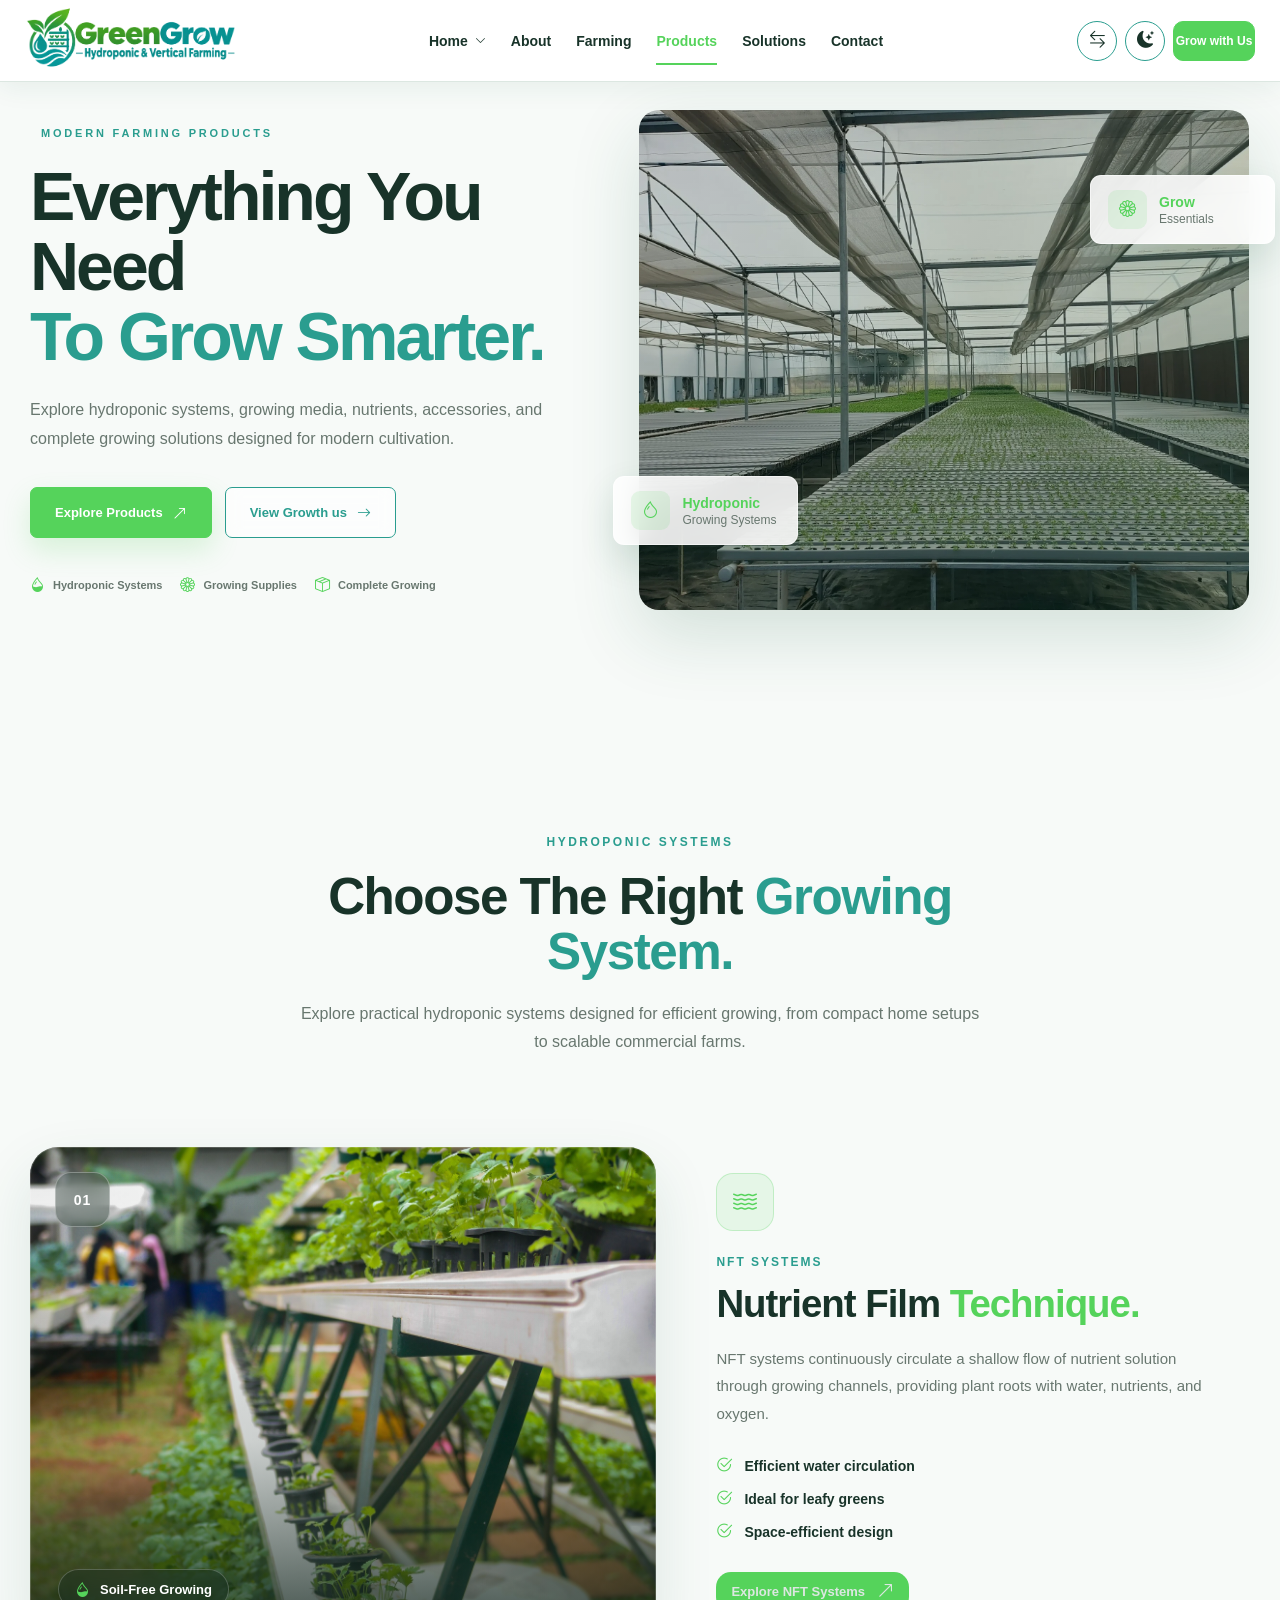
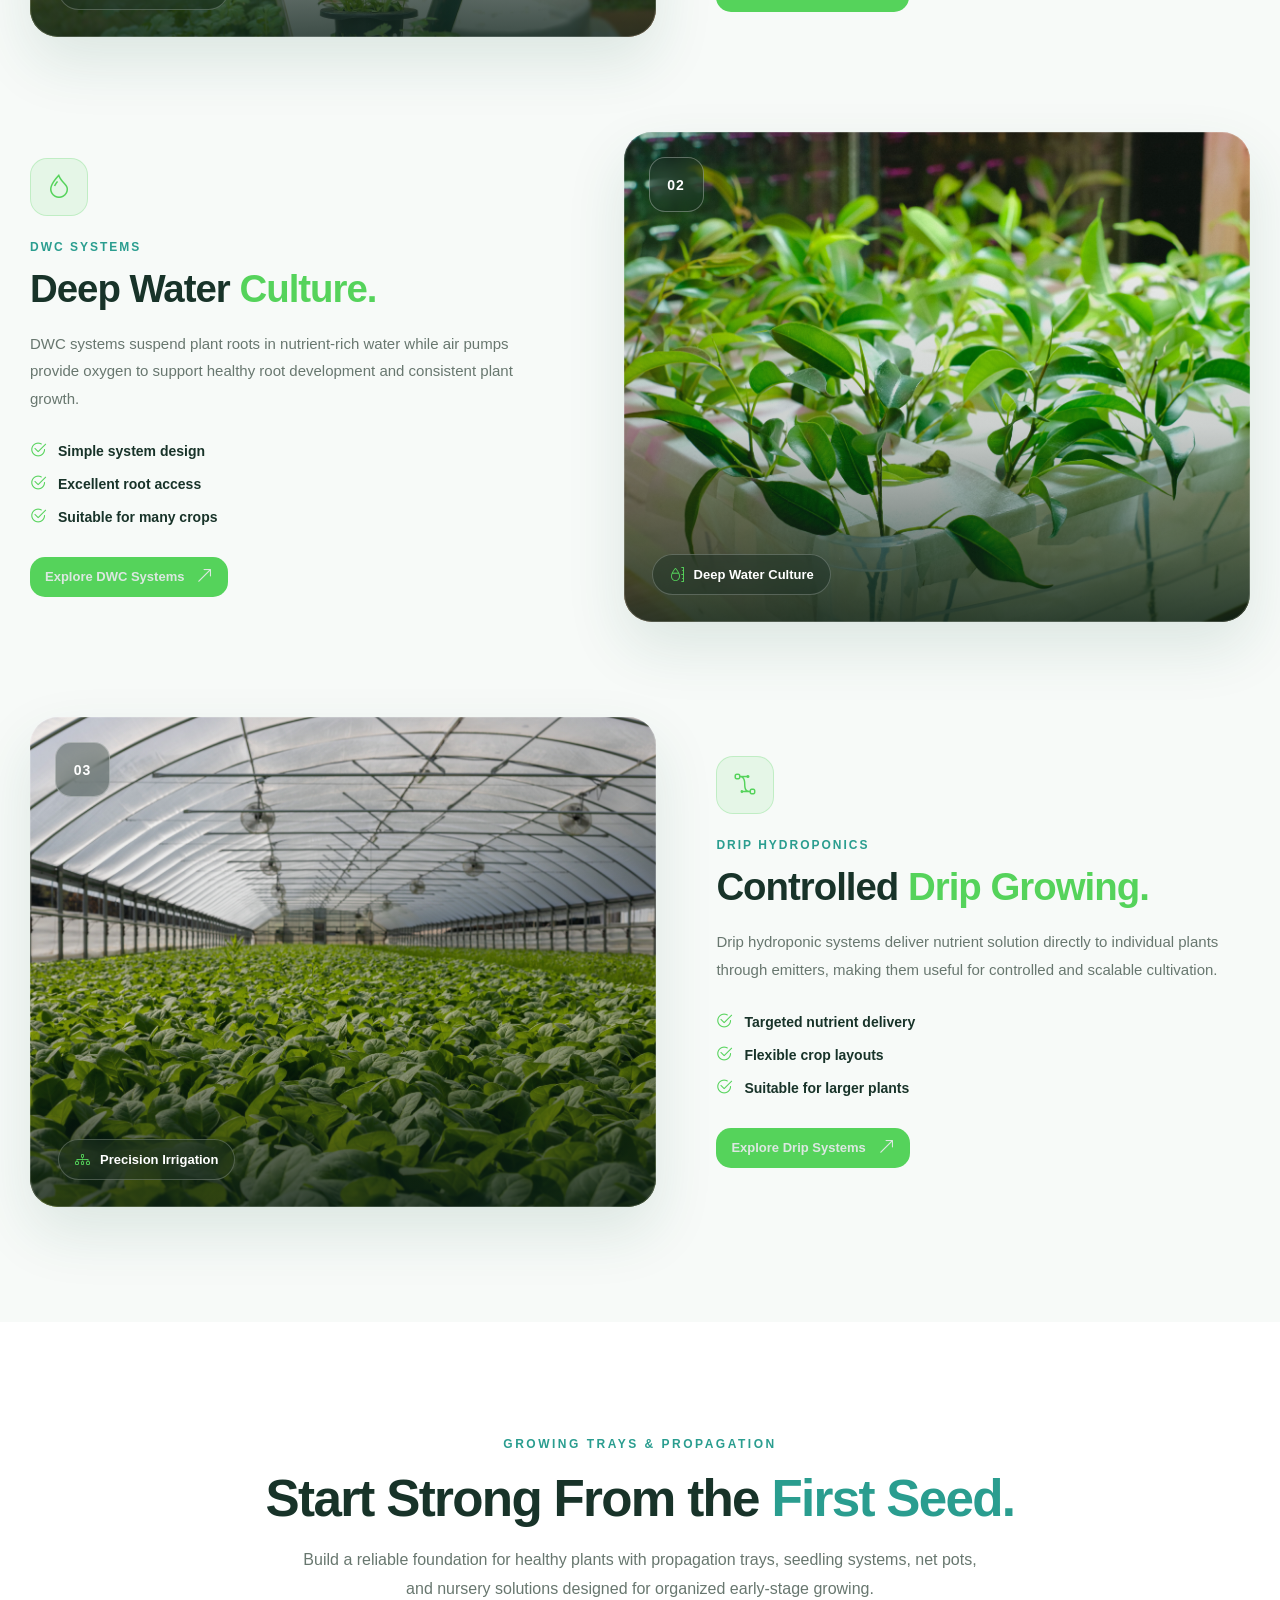
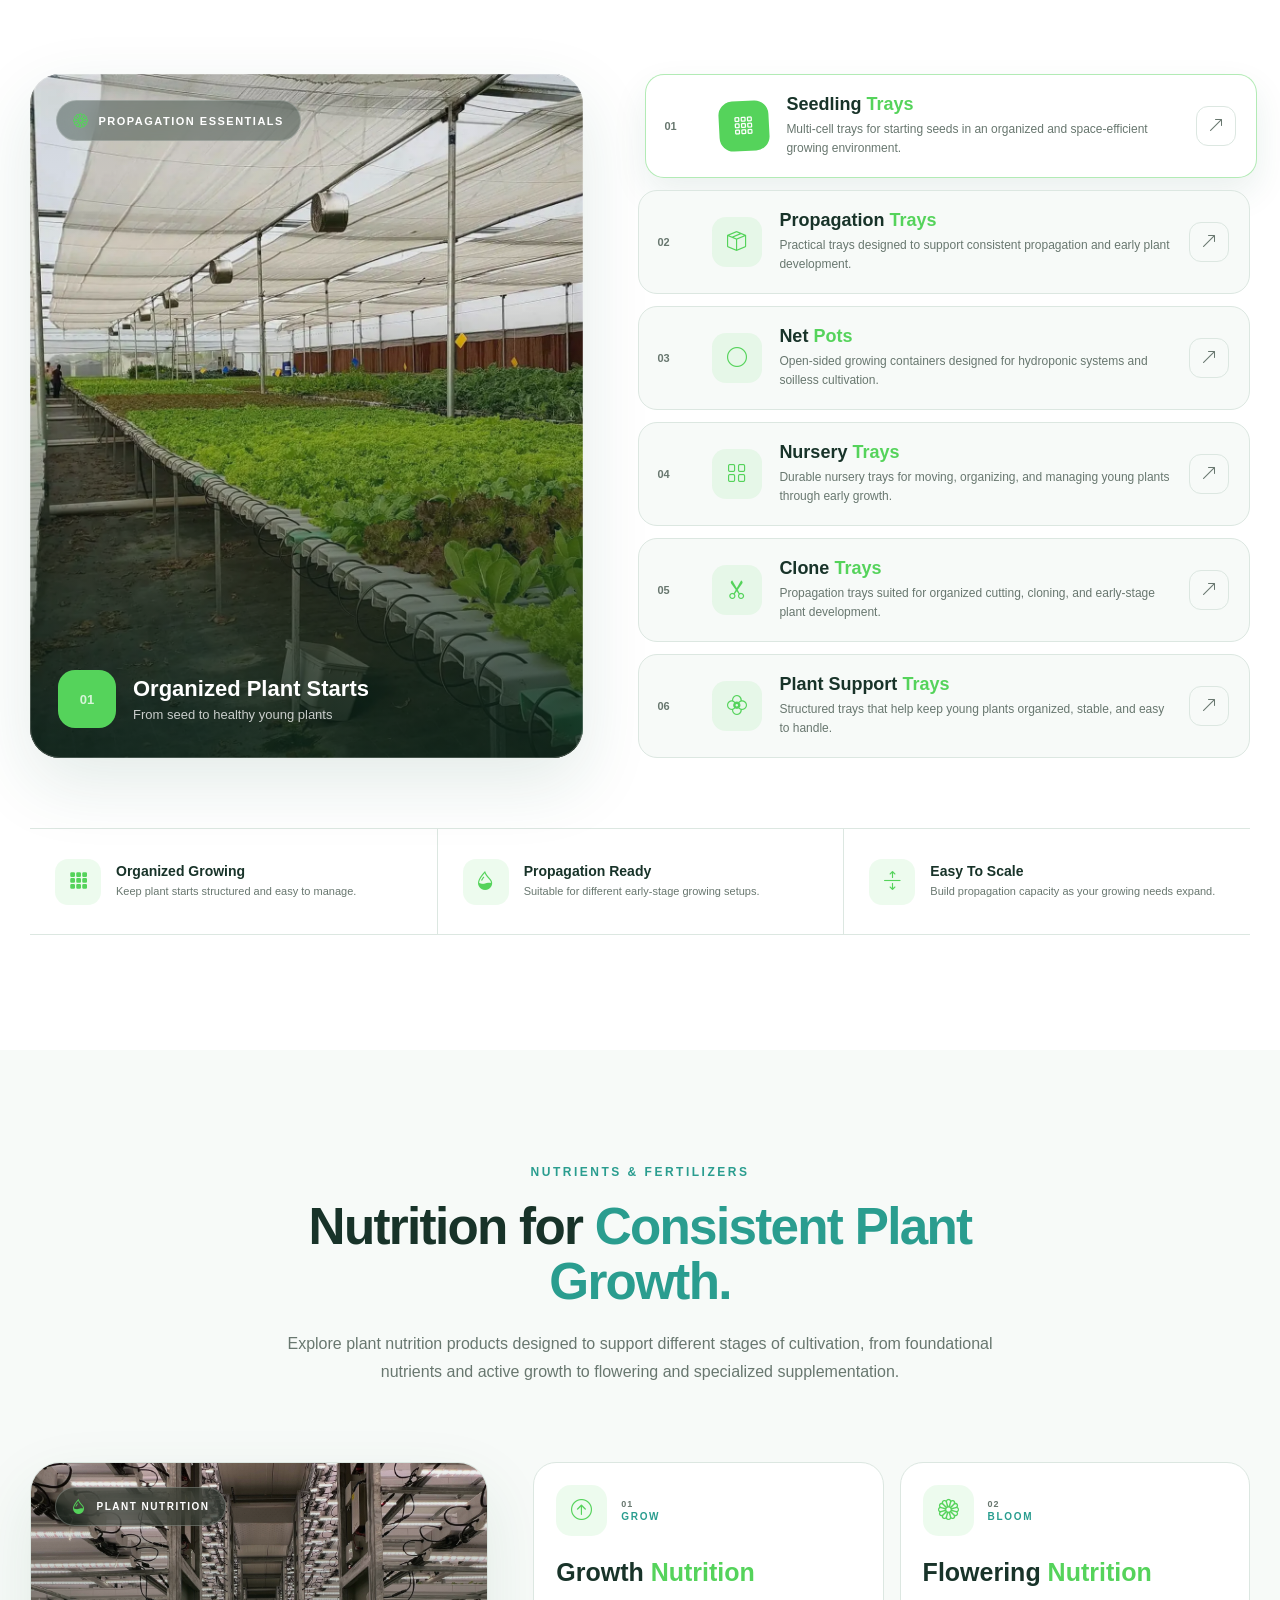
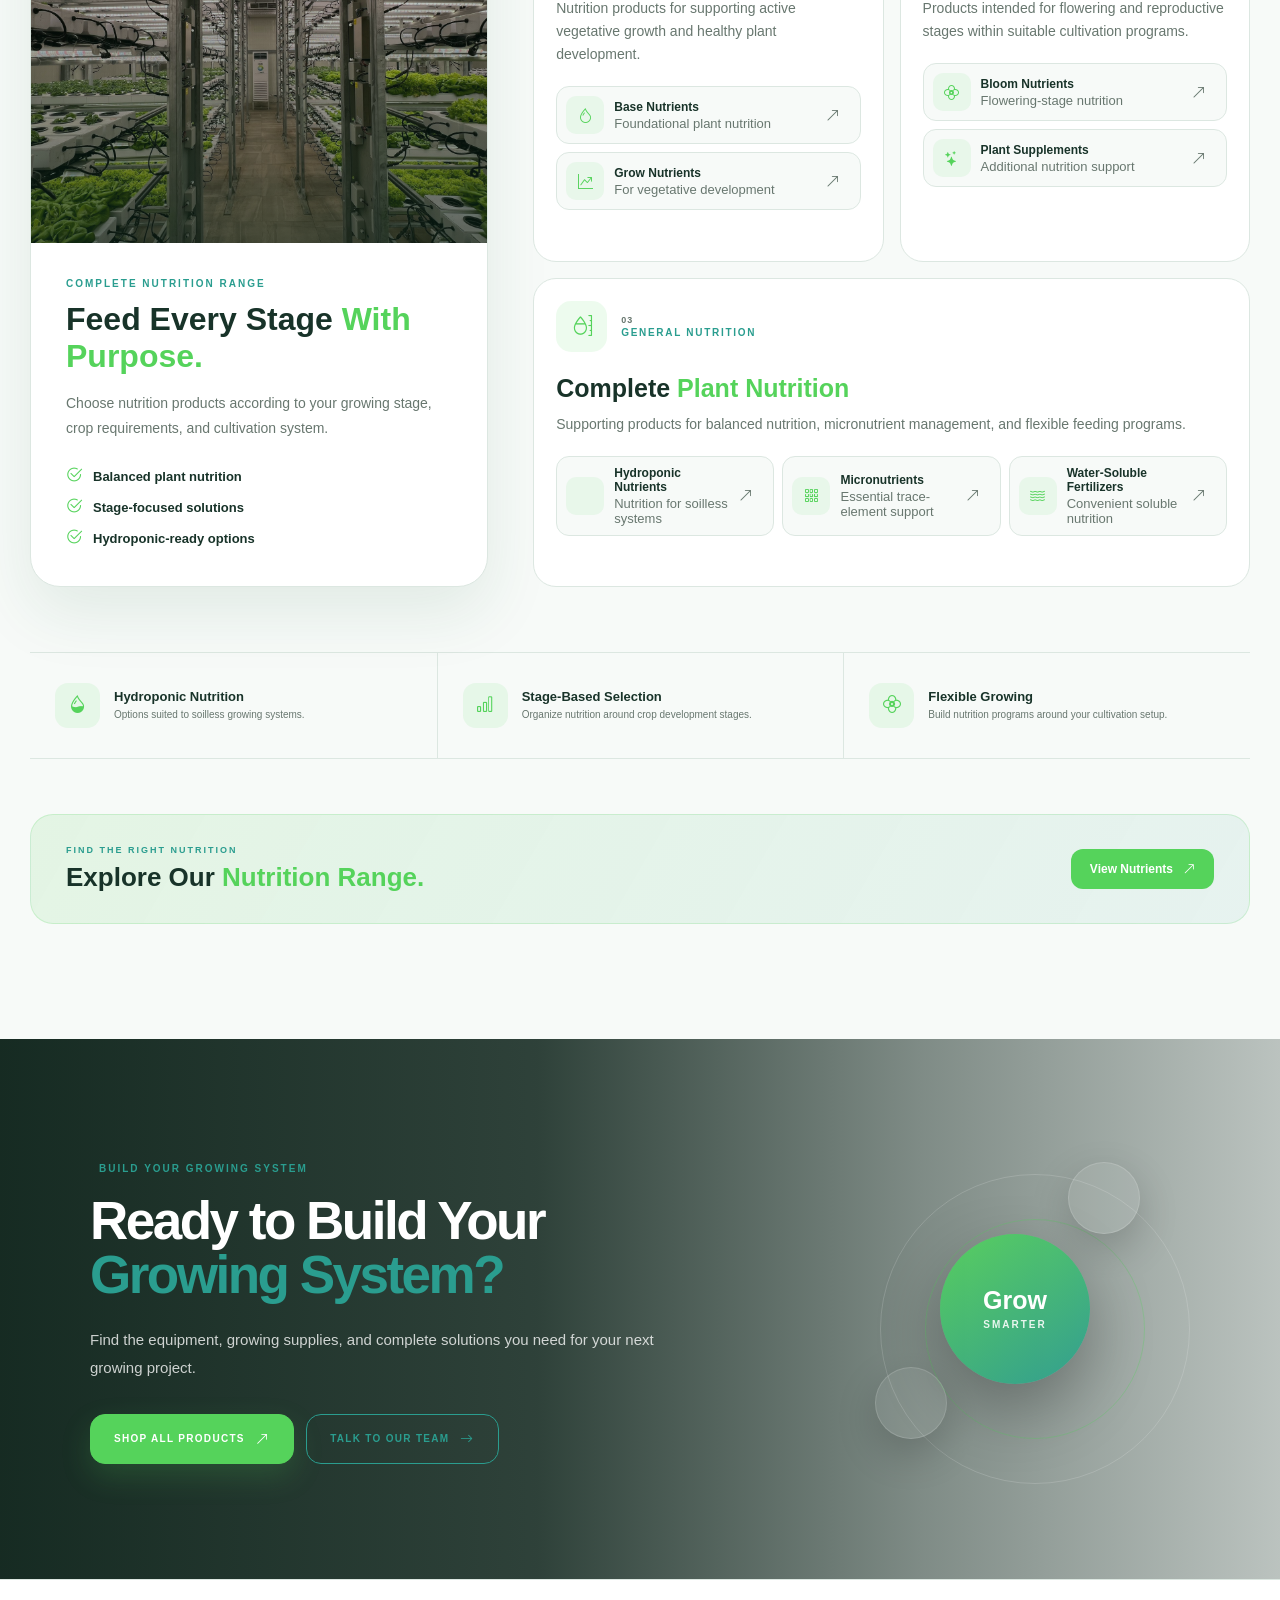
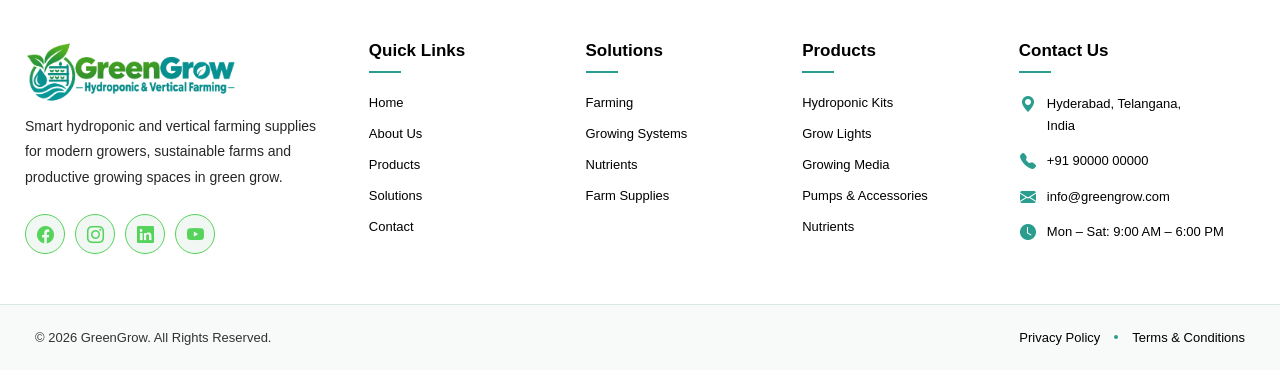
<file: products.html>
<!DOCTYPE html>
<html lang="en" dir="ltr">

<head>
    <meta charset="UTF-8">
    <meta name="viewport" content="width=device-width, initial-scale=1.0">

    <title>GreenGrow | Hydroponic & Vertical Farming Supplies</title>
      <link rel="icon" type="image/png" href="images/logo-1.png">
   
    <link rel="stylesheet"
        href="https://cdn.jsdelivr.net/npm/bootstrap-icons@1.11.3/font/bootstrap-icons.min.css">

  
    <link rel="stylesheet" href="products.css">
</head>

<body>


    <header class="main-header">

        <div class="header-container">

            <!-- LOGO -->
            <a href="index.html" class="brand-logo">
                <img src="images/logo-5.png"
                    alt="GreenGrow Hydroponic and Vertical Farming Supplies">
            </a>


            
            <nav class="nav-menu" id="navMenu">

               
                <div class="nav-dropdown">

                    <button class="nav-dropdown-toggle" type="button">

                        <span>Home</span>

                        <i class="bi bi-chevron-down"></i>

                    </button>

                    <div class="dropdown-menu">

                        <a href="index.html" class="dropdown-link active">
                            Home 1
                        </a>

                        <a href="home-2.html" class="dropdown-link">
                            Home 2
                        </a>

                    </div>

                </div>


               
                <a href="about.html" class="nav-link">
                    About
                </a>




               
                <a href="farming.html" class="nav-link">
                     Farming
                </a>


                
                <a href="products.html" class="nav-link">
                    Products
                </a>


                
                <a href="solutions.html" class="nav-link">
                    Solutions
                </a>


               
                <a href="contact.html" class="nav-link">
                    Contact
                </a>


                
                <a href="contact.html" class="mobile-login">
                 Grow with Us
                </a>

            </nav>


            
            <div class="header-actions">

               


             
                <button class="header-icon"
                    id="rtlToggle"
                    type="button"
                    aria-label="Toggle RTL"
                    title="Toggle RTL">

                    <i class="bi bi-arrow-left-right"></i>

                </button>


                
                <button class="header-icon"
                    id="themeToggle"
                    type="button"
                    aria-label="Toggle dark mode"
                    title="Toggle dark mode">

                    <i class="bi bi-moon-stars-fill" id="themeIcon"></i>

                </button>
             
                <a href="contact.html" class="login-button">
                 Grow with Us
                </a>


              
                <button class="menu-toggle"
                    id="menuToggle"
                    type="button"
                    aria-label="Open menu"
                    aria-expanded="false">

                    <i class="bi bi-list" id="menuIcon"></i>

                </button>

            </div>

        </div>

    </header>










<section class="products-hero">

    <div class="products-hero-bg"></div>

    <div class="products-hero-overlay"></div>

    <div class="products-hero-container">

        <!-- LEFT CONTENT -->
        <div class="products-hero-content">

            <div class="products-hero-eyebrow">
                <span></span>
                MODERN FARMING PRODUCTS
                <span></span>
            </div>

            <h1>
                Everything You Need
                <strong>To Grow Smarter.</strong>
            </h1>

            <p>
                Explore hydroponic systems, growing media, nutrients,
                accessories, and complete growing solutions designed
                for modern cultivation.
            </p>

            <div class="products-hero-buttons">

                <a href="#products" class="products-hero-primary">
                    Explore Products
                    <i class="bi bi-arrow-up-right"></i>
                </a>

                <a href="#grow-kits" class="products-hero-secondary">
                    View Growth us
                    <i class="bi bi-arrow-right"></i>
                </a>

            </div>

            <!-- PRODUCT HIGHLIGHTS -->
            <div class="products-hero-highlights">

                <div class="products-hero-highlight">
                    <i class="bi bi-droplet-half"></i>
                    <span>Hydroponic Systems</span>
                </div>

                <div class="products-hero-highlight">
                    <i class="bi bi-flower1"></i>
                    <span>Growing Supplies</span>
                </div>

                <div class="products-hero-highlight">
                    <i class="bi bi-box-seam"></i>
                    <span>Complete Growing</span>
                </div>

            </div>

        </div>


        <!-- RIGHT PRODUCT VISUAL -->
        <div class="products-hero-visual">

            <div class="products-hero-image-wrap">

                <img
                    src="images/everything grow smarter image-10.webp"
                    alt="Modern indoor hydroponic farming system"
                    class="products-hero-image"
                >

                <div class="products-hero-image-overlay"></div>

            </div>


            <!-- FLOATING PRODUCT CARD -->
            <div class="products-hero-float products-hero-float-one">

                <div class="products-hero-float-icon">
                    <i class="bi bi-droplet"></i>
                </div>

                <div>
                    <strong>Hydroponic</strong>
                    <span>Growing Systems</span>
                </div>

            </div>


            <div class="products-hero-float products-hero-float-two">

                <div class="products-hero-float-icon">
                    <i class="bi bi-flower1"></i>
                </div>

                <div>
                    <strong>Grow</strong>
                    <span>Essentials</span>
                </div>

            </div>


           

        </div>

    </div>

</section>






<section class="hydro-systems-section" id="hydroponic-systems">

    <div class="hydro-systems-container">

        <!-- SECTION HEADER -->
        <div class="hydro-systems-header">

            <div class="hydro-systems-eyebrow">
                <span></span>
                HYDROPONIC SYSTEMS
                <span></span>
            </div>

            <h2>
                Choose The Right
                <span>Growing System.</span>
            </h2>

            <p>
                Explore practical hydroponic systems designed for efficient
                growing, from compact home setups to scalable commercial farms.
            </p>

        </div>


        <!-- SYSTEM 01 -->
        <article class="hydro-system-item">

            <div class="hydro-system-image">

                <img
                    src="images/nutrient techenique image-10.jpg"
                    alt="NFT hydroponic growing system"
                    loading="lazy"
                >

                <div class="hydro-system-image-overlay"></div>

                <div class="hydro-system-number">
                    01
                </div>

                <div class="hydro-system-image-label">
                    <i class="bi bi-droplet-half"></i>
                    Soil-Free Growing
                </div>

            </div>


            <div class="hydro-system-content">

                <div class="hydro-system-icon">
                    <i class="bi bi-water"></i>
                </div>

                <span class="hydro-system-tag">
                    NFT SYSTEMS
                </span>

                <h3>
                    Nutrient Film
                    <span>Technique.</span>
                </h3>

                <p>
                    NFT systems continuously circulate a shallow flow of
                    nutrient solution through growing channels, providing
                    plant roots with water, nutrients, and oxygen.
                </p>

                <div class="hydro-system-features">

                    <div>
                        <i class="bi bi-check2-circle"></i>
                        Efficient water circulation
                    </div>

                    <div>
                        <i class="bi bi-check2-circle"></i>
                        Ideal for leafy greens
                    </div>

                    <div>
                        <i class="bi bi-check2-circle"></i>
                        Space-efficient design
                    </div>

                </div>

                <a href="products.html" class="hydro-system-link">
                    Explore NFT Systems
                    <i class="bi bi-arrow-up-right"></i>
                </a>

            </div>

        </article>


        <!-- SYSTEM 02 -->
        <article class="hydro-system-item hydro-system-reverse">

            <div class="hydro-system-image">

                <img
                    src="images/deep water cultere image-10.jpg"
                    alt="DWC hydroponic system"
                    loading="lazy"
                >

                <div class="hydro-system-image-overlay"></div>

                <div class="hydro-system-number">
                    02
                </div>

                <div class="hydro-system-image-label">
                    <i class="bi bi-moisture"></i>
                    Deep Water Culture
                </div>

            </div>


            <div class="hydro-system-content">

                <div class="hydro-system-icon">
                    <i class="bi bi-droplet"></i>
                </div>

                <span class="hydro-system-tag">
                    DWC SYSTEMS
                </span>

                <h3>
                    Deep Water
                    <span>Culture.</span>
                </h3>

                <p>
                    DWC systems suspend plant roots in nutrient-rich water
                    while air pumps provide oxygen to support healthy root
                    development and consistent plant growth.
                </p>

                <div class="hydro-system-features">

                    <div>
                        <i class="bi bi-check2-circle"></i>
                        Simple system design
                    </div>

                    <div>
                        <i class="bi bi-check2-circle"></i>
                        Excellent root access
                    </div>

                    <div>
                        <i class="bi bi-check2-circle"></i>
                        Suitable for many crops
                    </div>

                </div>

                <a href="products.html" class="hydro-system-link">
                    Explore DWC Systems
                    <i class="bi bi-arrow-up-right"></i>
                </a>

            </div>

        </article>


        <!-- SYSTEM 03 -->
        <article class="hydro-system-item">

            <div class="hydro-system-image">

                <img
                    src="images/drip growing image-10.jpg"
                    alt="Drip hydroponic growing system"
                    loading="lazy"
                >

                <div class="hydro-system-image-overlay"></div>

                <div class="hydro-system-number">
                    03
                </div>

                <div class="hydro-system-image-label">
                    <i class="bi bi-diagram-3"></i>
                    Precision Irrigation
                </div>

            </div>


            <div class="hydro-system-content">

                <div class="hydro-system-icon">
                    <i class="bi bi-bezier2"></i>
                </div>

                <span class="hydro-system-tag">
                    DRIP HYDROPONICS
                </span>

                <h3>
                    Controlled
                    <span>Drip Growing.</span>
                </h3>

                <p>
                    Drip hydroponic systems deliver nutrient solution directly
                    to individual plants through emitters, making them useful
                    for controlled and scalable cultivation.
                </p>

                <div class="hydro-system-features">

                    <div>
                        <i class="bi bi-check2-circle"></i>
                        Targeted nutrient delivery
                    </div>

                    <div>
                        <i class="bi bi-check2-circle"></i>
                        Flexible crop layouts
                    </div>

                    <div>
                        <i class="bi bi-check2-circle"></i>
                        Suitable for larger plants
                    </div>

                </div>

                <a href="products.html" class="hydro-system-link">
                    Explore Drip Systems
                    <i class="bi bi-arrow-up-right"></i>
                </a>

            </div>

        </article>



    </div>

</section>
















<section class="gg-propagation-section" id="growing-trays">

    <div class="gg-propagation-container">

        <!-- HEADER -->
        <div class="gg-propagation-header">

            <div class="gg-propagation-eyebrow">
                <span></span>
                GROWING TRAYS & PROPAGATION
                <span></span>
            </div>

            <h2>
                Start Strong From the
                <span>First Seed.</span>
            </h2>

            <p>
                Build a reliable foundation for healthy plants with propagation
                trays, seedling systems, net pots, and nursery solutions
                designed for organized early-stage growing.
            </p>

        </div>


        <!-- MAIN SHOWCASE -->
        <div class="gg-propagation-showcase">

            <!-- LARGE VISUAL -->
            <div class="gg-propagation-visual">

                <img
                    src="images/image-8.webp"
                    alt="Seedling propagation and nursery growing"
                    loading="lazy"
                >

                <div class="gg-propagation-visual-overlay"></div>

                <div class="gg-propagation-visual-top">
                    <span class="gg-propagation-badge">
                        <i class="bi bi-flower1"></i>
                        PROPAGATION ESSENTIALS
                    </span>
                </div>

                <div class="gg-propagation-visual-bottom">

                    <span class="gg-propagation-visual-number">
                        01
                    </span>

                    <div>
                        <strong>Organized Plant Starts</strong>
                        <span>
                            From seed to healthy young plants
                        </span>
                    </div>

                </div>

            </div>


            <!-- PRODUCT LIST -->
            <div class="gg-propagation-products">

                <!-- 01 -->
                <article class="gg-propagation-product active">

                    <div class="gg-propagation-product-number">
                        01
                    </div>

                    <div class="gg-propagation-product-icon">
                        <i class="bi bi-grid-3x3-gap"></i>
                    </div>

                    <div class="gg-propagation-product-content">
                        <h3>Seedling <span>Trays</span></h3>

                        <p>
                            Multi-cell trays for starting seeds in an organized
                            and space-efficient growing environment.
                        </p>
                    </div>

                    <a href="products.html" aria-label="Explore Seedling Trays">
                        <i class="bi bi-arrow-up-right"></i>
                    </a>

                </article>


                <!-- 02 -->
                <article class="gg-propagation-product">

                    <div class="gg-propagation-product-number">
                        02
                    </div>

                    <div class="gg-propagation-product-icon">
                        <i class="bi bi-box-seam"></i>
                    </div>

                    <div class="gg-propagation-product-content">
                        <h3>Propagation <span>Trays</span></h3>

                        <p>
                            Practical trays designed to support consistent
                            propagation and early plant development.
                        </p>
                    </div>

                    <a href="products.html" aria-label="Explore Propagation Trays">
                        <i class="bi bi-arrow-up-right"></i>
                    </a>

                </article>


                <!-- 03 -->
                <article class="gg-propagation-product">

                    <div class="gg-propagation-product-number">
                        03
                    </div>

                    <div class="gg-propagation-product-icon">
                        <i class="bi bi-circle"></i>
                    </div>

                    <div class="gg-propagation-product-content">
                        <h3>Net <span>Pots</span></h3>

                        <p>
                            Open-sided growing containers designed for
                            hydroponic systems and soilless cultivation.
                        </p>
                    </div>

                    <a href="products.html" aria-label="Explore Net Pots">
                        <i class="bi bi-arrow-up-right"></i>
                    </a>

                </article>


                <!-- 04 -->
                <article class="gg-propagation-product">

                    <div class="gg-propagation-product-number">
                        04
                    </div>

                    <div class="gg-propagation-product-icon">
                        <i class="bi bi-grid"></i>
                    </div>

                    <div class="gg-propagation-product-content">
                        <h3>Nursery <span>Trays</span></h3>

                        <p>
                            Durable nursery trays for moving, organizing,
                            and managing young plants through early growth.
                        </p>
                    </div>

                    <a href="products.html" aria-label="Explore Nursery Trays">
                        <i class="bi bi-arrow-up-right"></i>
                    </a>

                </article>


                <!-- 05 -->
                <article class="gg-propagation-product">

                    <div class="gg-propagation-product-number">
                        05
                    </div>

                    <div class="gg-propagation-product-icon">
                        <i class="bi bi-scissors"></i>
                    </div>

                    <div class="gg-propagation-product-content">
                        <h3>Clone <span>Trays</span></h3>

                        <p>
                            Propagation trays suited for organized cutting,
                            cloning, and early-stage plant development.
                        </p>
                    </div>

                    <a href="products.html" aria-label="Explore Clone Trays">
                        <i class="bi bi-arrow-up-right"></i>
                    </a>

                </article>


                <!-- 06 -->
                <article class="gg-propagation-product">

                    <div class="gg-propagation-product-number">
                        06
                    </div>

                    <div class="gg-propagation-product-icon">
                        <i class="bi bi-flower2"></i>
                    </div>

                    <div class="gg-propagation-product-content">
                        <h3>Plant Support <span>Trays</span></h3>

                        <p>
                            Structured trays that help keep young plants
                            organized, stable, and easy to handle.
                        </p>
                    </div>

                    <a href="products.html" aria-label="Explore Plant Support Trays">
                        <i class="bi bi-arrow-up-right"></i>
                    </a>

                </article>

            </div>

        </div>


        <!-- BOTTOM BENEFITS -->
        <div class="gg-propagation-benefits">

            <div class="gg-propagation-benefit">

                <div class="gg-propagation-benefit-icon">
                    <i class="bi bi-grid-3x3-gap-fill"></i>
                </div>

                <div>
                    <strong>Organized Growing</strong>
                    <span>Keep plant starts structured and easy to manage.</span>
                </div>

            </div>


            <div class="gg-propagation-benefit">

                <div class="gg-propagation-benefit-icon">
                    <i class="bi bi-droplet-half"></i>
                </div>

                <div>
                    <strong>Propagation Ready</strong>
                    <span>Suitable for different early-stage growing setups.</span>
                </div>

            </div>


            <div class="gg-propagation-benefit">

                <div class="gg-propagation-benefit-icon">
                    <i class="bi bi-arrows-expand"></i>
                </div>

                <div>
                    <strong>Easy To Scale</strong>
                    <span>Build propagation capacity as your growing needs expand.</span>
                </div>

            </div>

        </div>

    </div>

</section>










<section class="gg-nutrition-section" id="nutrients-fertilizers">

    <div class="gg-nutrition-container">

        <div class="gg-nutrition-header">

            <div class="gg-nutrition-eyebrow">
                <span></span>
                NUTRIENTS & FERTILIZERS
                <span></span>
            </div>

            <h2>
                Nutrition for
                <span>Consistent Plant Growth.</span>
            </h2>

            <p>
                Explore plant nutrition products designed to support different
                stages of cultivation, from foundational nutrients and active
                growth to flowering and specialized supplementation.
            </p>

        </div>


        <div class="gg-nutrition-showcase">

            <div class="gg-nutrition-intro">

                <div class="gg-nutrition-intro-image">

                    <img
                        src="images/plant nutrition image-11.jpg"
                        alt="Plant nutrition and hydroponic growing"
                        loading="lazy"
                    >

                    <div class="gg-nutrition-image-overlay"></div>

                    <div class="gg-nutrition-image-badge">
                        <i class="bi bi-droplet-half"></i>
                        PLANT NUTRITION
                    </div>

                </div>


                <div class="gg-nutrition-intro-content">

                    <span class="gg-nutrition-small-label">
                        COMPLETE NUTRITION RANGE
                    </span>

                    <h3>
                        Feed Every Stage
                        <span>With Purpose.</span>
                    </h3>

                    <p>
                        Choose nutrition products according to your growing
                        stage, crop requirements, and cultivation system.
                    </p>

                    <div class="gg-nutrition-intro-points">

                        <div>
                            <i class="bi bi-check2-circle"></i>
                            Balanced plant nutrition
                        </div>

                        <div>
                            <i class="bi bi-check2-circle"></i>
                            Stage-focused solutions
                        </div>

                        <div>
                            <i class="bi bi-check2-circle"></i>
                            Hydroponic-ready options
                        </div>

                    </div>

                </div>

            </div>

            <div class="gg-nutrition-groups">


                <article class="gg-nutrition-group gg-nutrition-grow">

                    <div class="gg-nutrition-group-top">

                        <div class="gg-nutrition-group-icon">
                            <i class="bi bi-arrow-up-circle"></i>
                        </div>

                        <div>

                            <span class="gg-nutrition-group-number">
                                01
                            </span>

                            <span class="gg-nutrition-group-label">
                                GROW
                            </span>

                        </div>

                    </div>


                    <div class="gg-nutrition-group-heading">

                        <h3>
                            Growth
                            <span>Nutrition</span>
                        </h3>

                        <p>
                            Nutrition products for supporting active
                            vegetative growth and healthy plant development.
                        </p>

                    </div>


                    <div class="gg-nutrition-products">

                        <a href="products.html"
                           class="gg-nutrition-product">

                            <span class="gg-nutrition-product-icon">
                                <i class="bi bi-droplet"></i>
                            </span>

                            <span>
                                <strong>Base Nutrients</strong>
                                <small>Foundational plant nutrition</small>
                            </span>

                            <i class="bi bi-arrow-up-right"></i>

                        </a>


                        <a href="products.html"
                           class="gg-nutrition-product">

                            <span class="gg-nutrition-product-icon">
                                <i class="bi bi-graph-up-arrow"></i>
                            </span>

                            <span>
                                <strong>Grow Nutrients</strong>
                                <small>For vegetative development</small>
                            </span>

                            <i class="bi bi-arrow-up-right"></i>

                        </a>

                    </div>

                </article>


                <article class="gg-nutrition-group gg-nutrition-bloom">

                    <div class="gg-nutrition-group-top">

                        <div class="gg-nutrition-group-icon">
                            <i class="bi bi-flower1"></i>
                        </div>

                        <div>

                            <span class="gg-nutrition-group-number">
                                02
                            </span>

                            <span class="gg-nutrition-group-label">
                                BLOOM
                            </span>

                        </div>

                    </div>


                    <div class="gg-nutrition-group-heading">

                        <h3>
                            Flowering
                            <span>Nutrition</span>
                        </h3>

                        <p>
                            Products intended for flowering and reproductive
                            stages within suitable cultivation programs.
                        </p>

                    </div>


                    <div class="gg-nutrition-products">

                        <a href="products.html"
                           class="gg-nutrition-product">

                            <span class="gg-nutrition-product-icon">
                                <i class="bi bi-flower2"></i>
                            </span>

                            <span>
                                <strong>Bloom Nutrients</strong>
                                <small>Flowering-stage nutrition</small>
                            </span>

                            <i class="bi bi-arrow-up-right"></i>

                        </a>


                        <a href="products.html"
                           class="gg-nutrition-product">

                            <span class="gg-nutrition-product-icon">
                                <i class="bi bi-stars"></i>
                            </span>

                            <span>
                                <strong>Plant Supplements</strong>
                                <small>Additional nutrition support</small>
                            </span>

                            <i class="bi bi-arrow-up-right"></i>

                        </a>

                    </div>

                </article>

                <article class="gg-nutrition-group gg-nutrition-general">

                    <div class="gg-nutrition-group-top">

                        <div class="gg-nutrition-group-icon">
                            <i class="bi bi-moisture"></i>
                        </div>

                        <div>

                            <span class="gg-nutrition-group-number">
                                03
                            </span>

                            <span class="gg-nutrition-group-label">
                                GENERAL NUTRITION
                            </span>

                        </div>

                    </div>


                    <div class="gg-nutrition-group-heading">

                        <h3>
                            Complete
                            <span>Plant Nutrition</span>
                        </h3>

                        <p>
                            Supporting products for balanced nutrition,
                            micronutrient management, and flexible feeding
                            programs.
                        </p>

                    </div>


                    <div class="gg-nutrition-products">

                        <a href="products.html"
                           class="gg-nutrition-product">

                            <span class="gg-nutrition-product-icon">
                                <i class="bi bi-flask"></i>
                            </span>

                            <span>
                                <strong>Hydroponic Nutrients</strong>
                                <small>Nutrition for soilless systems</small>
                            </span>

                            <i class="bi bi-arrow-up-right"></i>

                        </a>


                        <a href="products.html"
                           class="gg-nutrition-product">

                            <span class="gg-nutrition-product-icon">
                                <i class="bi bi-grid-3x3-gap"></i>
                            </span>

                            <span>
                                <strong>Micronutrients</strong>
                                <small>Essential trace-element support</small>
                            </span>

                            <i class="bi bi-arrow-up-right"></i>

                        </a>


                        <a href="products.html"
                           class="gg-nutrition-product">

                            <span class="gg-nutrition-product-icon">
                                <i class="bi bi-water"></i>
                            </span>

                            <span>
                                <strong>Water-Soluble Fertilizers</strong>
                                <small>Convenient soluble nutrition</small>
                            </span>

                            <i class="bi bi-arrow-up-right"></i>

                        </a>

                    </div>

                </article>

            </div>

        </div>



        <div class="gg-nutrition-bottom">

            <div class="gg-nutrition-bottom-item">

                <div class="gg-nutrition-bottom-icon">
                    <i class="bi bi-droplet-half"></i>
                </div>

                <div>
                    <strong>Hydroponic Nutrition</strong>
                    <span>
                        Options suited to soilless growing systems.
                    </span>
                </div>

            </div>


            <div class="gg-nutrition-bottom-item">

                <div class="gg-nutrition-bottom-icon">
                    <i class="bi bi-bar-chart"></i>
                </div>

                <div>
                    <strong>Stage-Based Selection</strong>
                    <span>
                        Organize nutrition around crop development stages.
                    </span>
                </div>

            </div>


            <div class="gg-nutrition-bottom-item">

                <div class="gg-nutrition-bottom-icon">
                    <i class="bi bi-flower2"></i>
                </div>

                <div>
                    <strong>Flexible Growing</strong>
                    <span>
                        Build nutrition programs around your cultivation setup.
                    </span>
                </div>

            </div>

        </div>


        <!-- CTA -->
        <div class="gg-nutrition-cta">

            <div>
                <span>FIND THE RIGHT NUTRITION</span>

                <h3>
                    Explore Our
                    <strong>Nutrition Range.</strong>
                </h3>
            </div>

            <a href="products.html">
                View Nutrients
                <i class="bi bi-arrow-up-right"></i>
            </a>

        </div>

    </div>

</section>















<section class="gg-product-final-cta" id="product-final-cta">

  <div class="gg-product-final-bg"></div>
  <div class="gg-product-final-overlay"></div>

  <div class="gg-product-final-container">

    <div class="gg-product-final-content">

      <span class="gg-product-final-eyebrow">
        <i class="bi bi-leaf-fill"></i>
        BUILD YOUR GROWING SYSTEM
      </span>

      <h2>
        Ready to Build Your
        <span>Growing System?</span>
      </h2>

      <p>
        Find the equipment, growing supplies, and complete solutions
        you need for your next growing project.
      </p>

      <div class="gg-product-final-actions">

        <a href="products.html" class="gg-product-final-primary">
          <span>Shop All Products</span>
          <i class="bi bi-arrow-up-right"></i>
        </a>

        <a href="contact.html" class="gg-product-final-secondary">
          <span>Talk to Our Team</span>
          <i class="bi bi-arrow-right"></i>
        </a>

      </div>

    </div>

    <!-- Decorative visual -->
    <div class="gg-product-final-visual">

      <div class="gg-final-circle gg-final-circle-one"></div>
      <div class="gg-final-circle gg-final-circle-two"></div>

      <div class="gg-final-leaf gg-final-leaf-one">
        <i class="bi bi-leaf-fill"></i>
      </div>

      <div class="gg-final-leaf gg-final-leaf-two">
        <i class="bi bi-leaf-fill"></i>
      </div>

      <div class="gg-final-stat">
        <strong>Grow</strong>
        <span>Smarter</span>
      </div>

    </div>

  </div>

</section>

















<footer class="main-footer">

    <div class="footer-container">

        
        <div class="footer-brand">

            <a href="index.html" class="footer-logo">
                <img src="images/logo-5.png"
                     alt="GreenGrow Hydroponic and Vertical Farming Supplies">
            </a>

            <p>
                Smart hydroponic and vertical farming supplies
                for modern growers, sustainable farms and
                productive growing spaces in green grow.
            </p>

            <div class="footer-social">

                <a href="#" aria-label="Facebook">
                    <i class="bi bi-facebook"></i>
                </a>

                <a href="#" aria-label="Instagram">
                    <i class="bi bi-instagram"></i>
                </a>

                <a href="#" aria-label="LinkedIn">
                    <i class="bi bi-linkedin"></i>
                </a>

                <a href="#" aria-label="YouTube">
                    <i class="bi bi-youtube"></i>
                </a>

            </div>

        </div>


      
        <div class="footer-column">

            <h3>Quick Links</h3>

            <ul>
                <li>
                    <a href="index.html">Home</a>
                </li>

                <li>
                    <a href="about.html">About Us</a>
                </li>

                <li>
                    <a href="products.html">Products</a>
                </li>

                <li>
                    <a href="solutions.html">Solutions</a>
                </li>

                <li>
                    <a href="contact.html">Contact</a>
                </li>
            </ul>

        </div>


        
        <div class="footer-column">

            <h3>Solutions</h3>

            <ul>
                

                <li>
                    <a href="farming.html">
                         Farming
                    </a>
                </li>

                <li>
                    <a href="products.html">Growing Systems</a>
                </li>

                <li>
                    <a href="products.html">Nutrients</a>
                </li>

                <li>
                    <a href="products.html">Farm Supplies</a>
                </li>
            </ul>

        </div>


        
        <div class="footer-column">

            <h3>Products</h3>

            <ul>
                <li>
                    <a href="products.html">Hydroponic Kits</a>
                </li>

                <li>
                    <a href="products.html">Grow Lights</a>
                </li>

                <li>
                    <a href="products.html">Growing Media</a>
                </li>

                <li>
                    <a href="products.html">Pumps & Accessories</a>
                </li>

                <li>
                    <a href="products.html">Nutrients</a>
                </li>
            </ul>

        </div>


        
        <div class="footer-column footer-contact">

            <h3>Contact Us</h3>

            <div class="contact-item">

                <i class="bi bi-geo-alt-fill"></i>

                <p>
                    Hyderabad, Telangana,<br>
                    India
                </p>

            </div>

            <div class="contact-item">

                <i class="bi bi-telephone-fill"></i>

                <a href="tel:+919000000000">
                    +91 90000 00000
                </a>

            </div>

            <div class="contact-item">

                <i class="bi bi-envelope-fill"></i>

                <a href="mailto:info@greengrow.com">
                    info@greengrow.com
                </a>

            </div>

            <div class="contact-item">

                <i class="bi bi-clock-fill"></i>

                <p>
                    Mon – Sat: 9:00 AM – 6:00 PM
                </p>

            </div>

        </div>

    </div>


   
    <div class="footer-bottom">

        <div class="footer-bottom-container">

            <p>
                © 2026 GreenGrow. All Rights Reserved.
            </p>

            <div class="footer-legal">

                <a href="#">
                    Privacy Policy
                </a>

                <span></span>

                <a href="#">
                    Terms & Conditions
                </a>

            </div>

        </div>

    </div>

</footer>








    


    
    <script src="products.js"></script>

</body>

</html>
</file>
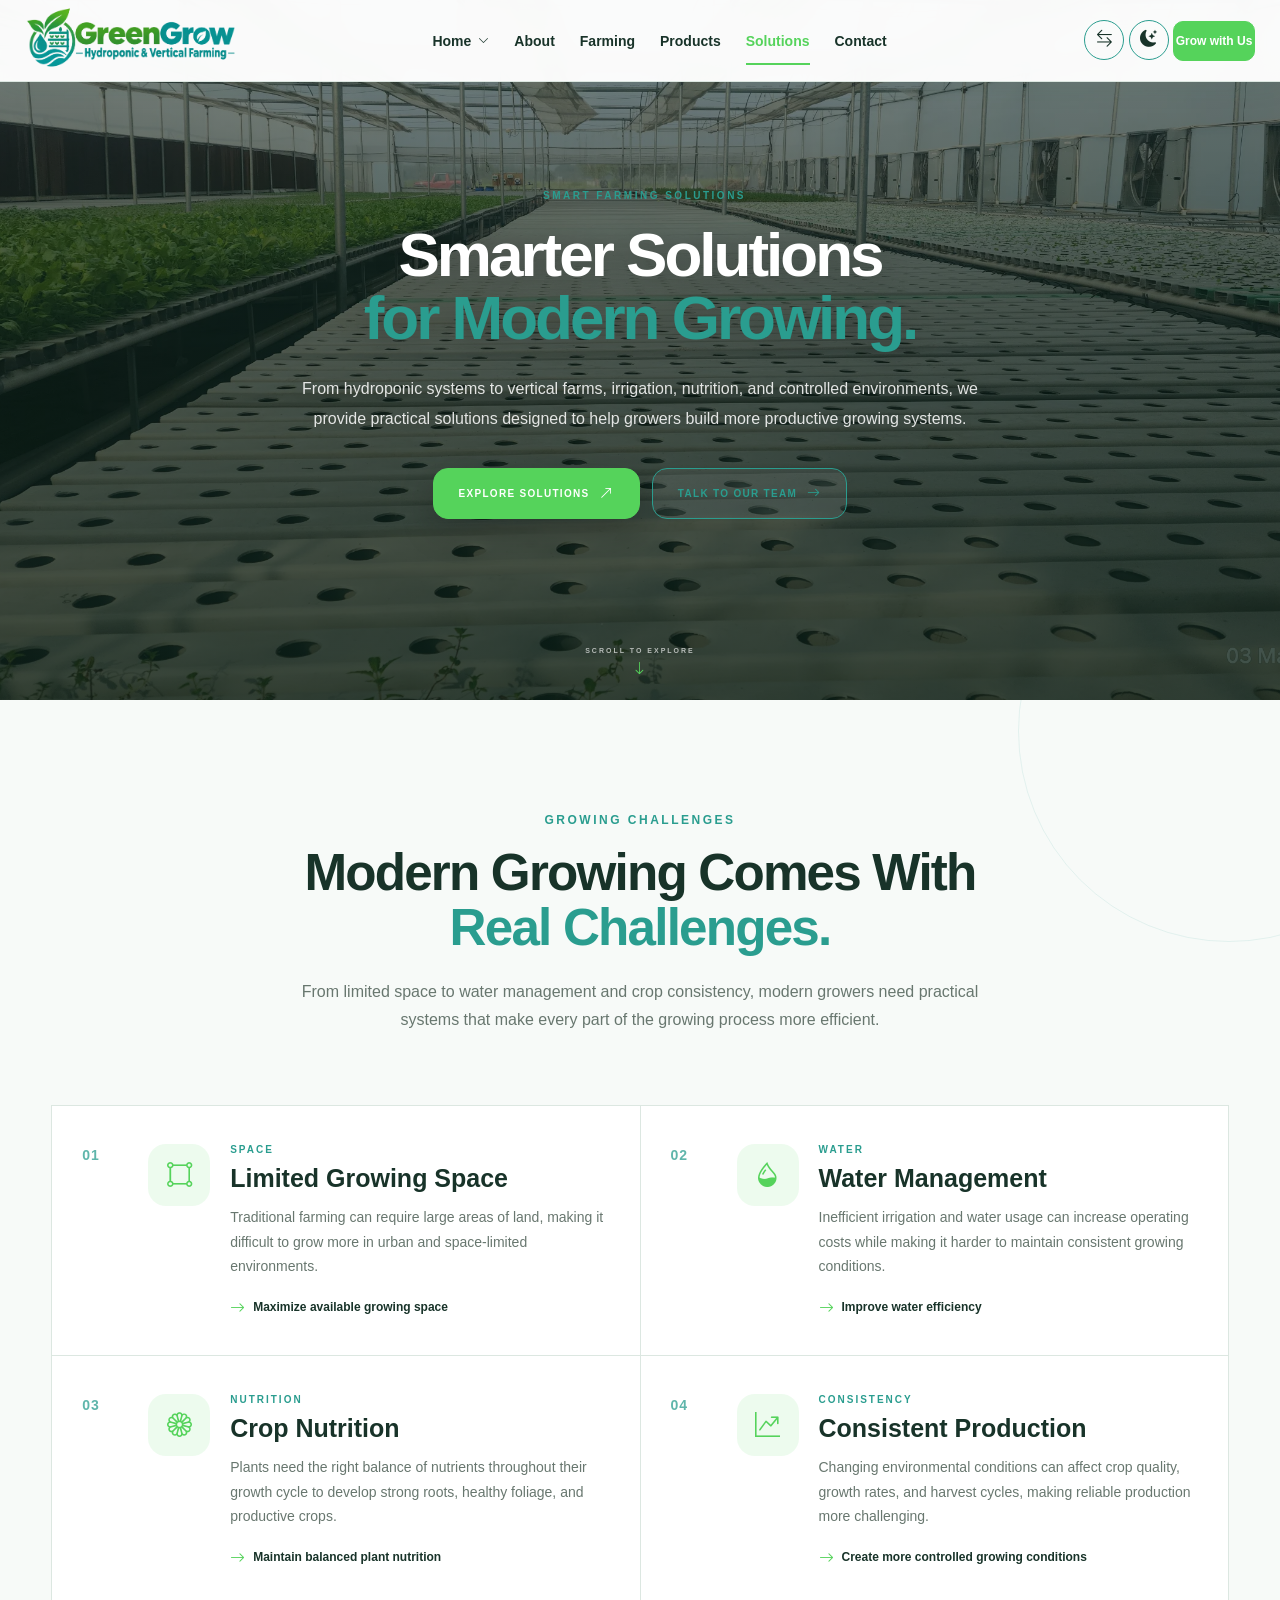
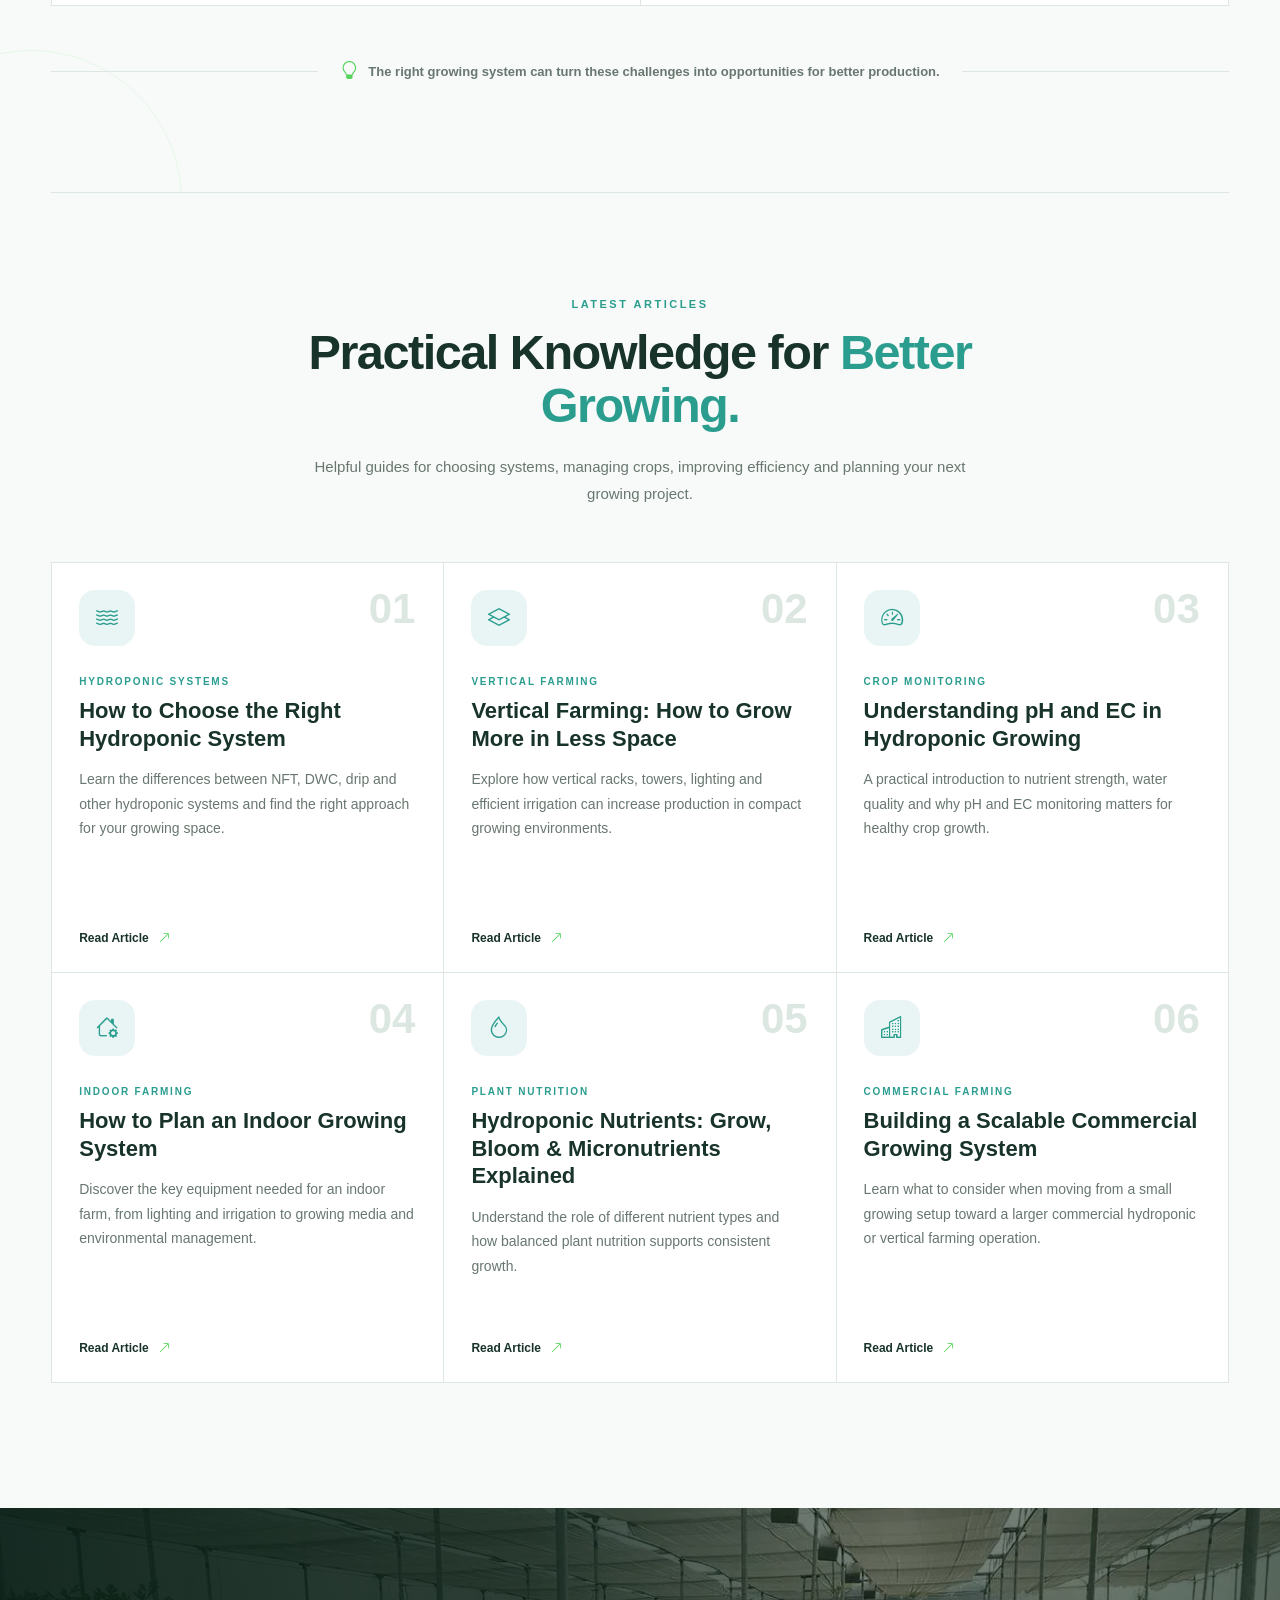
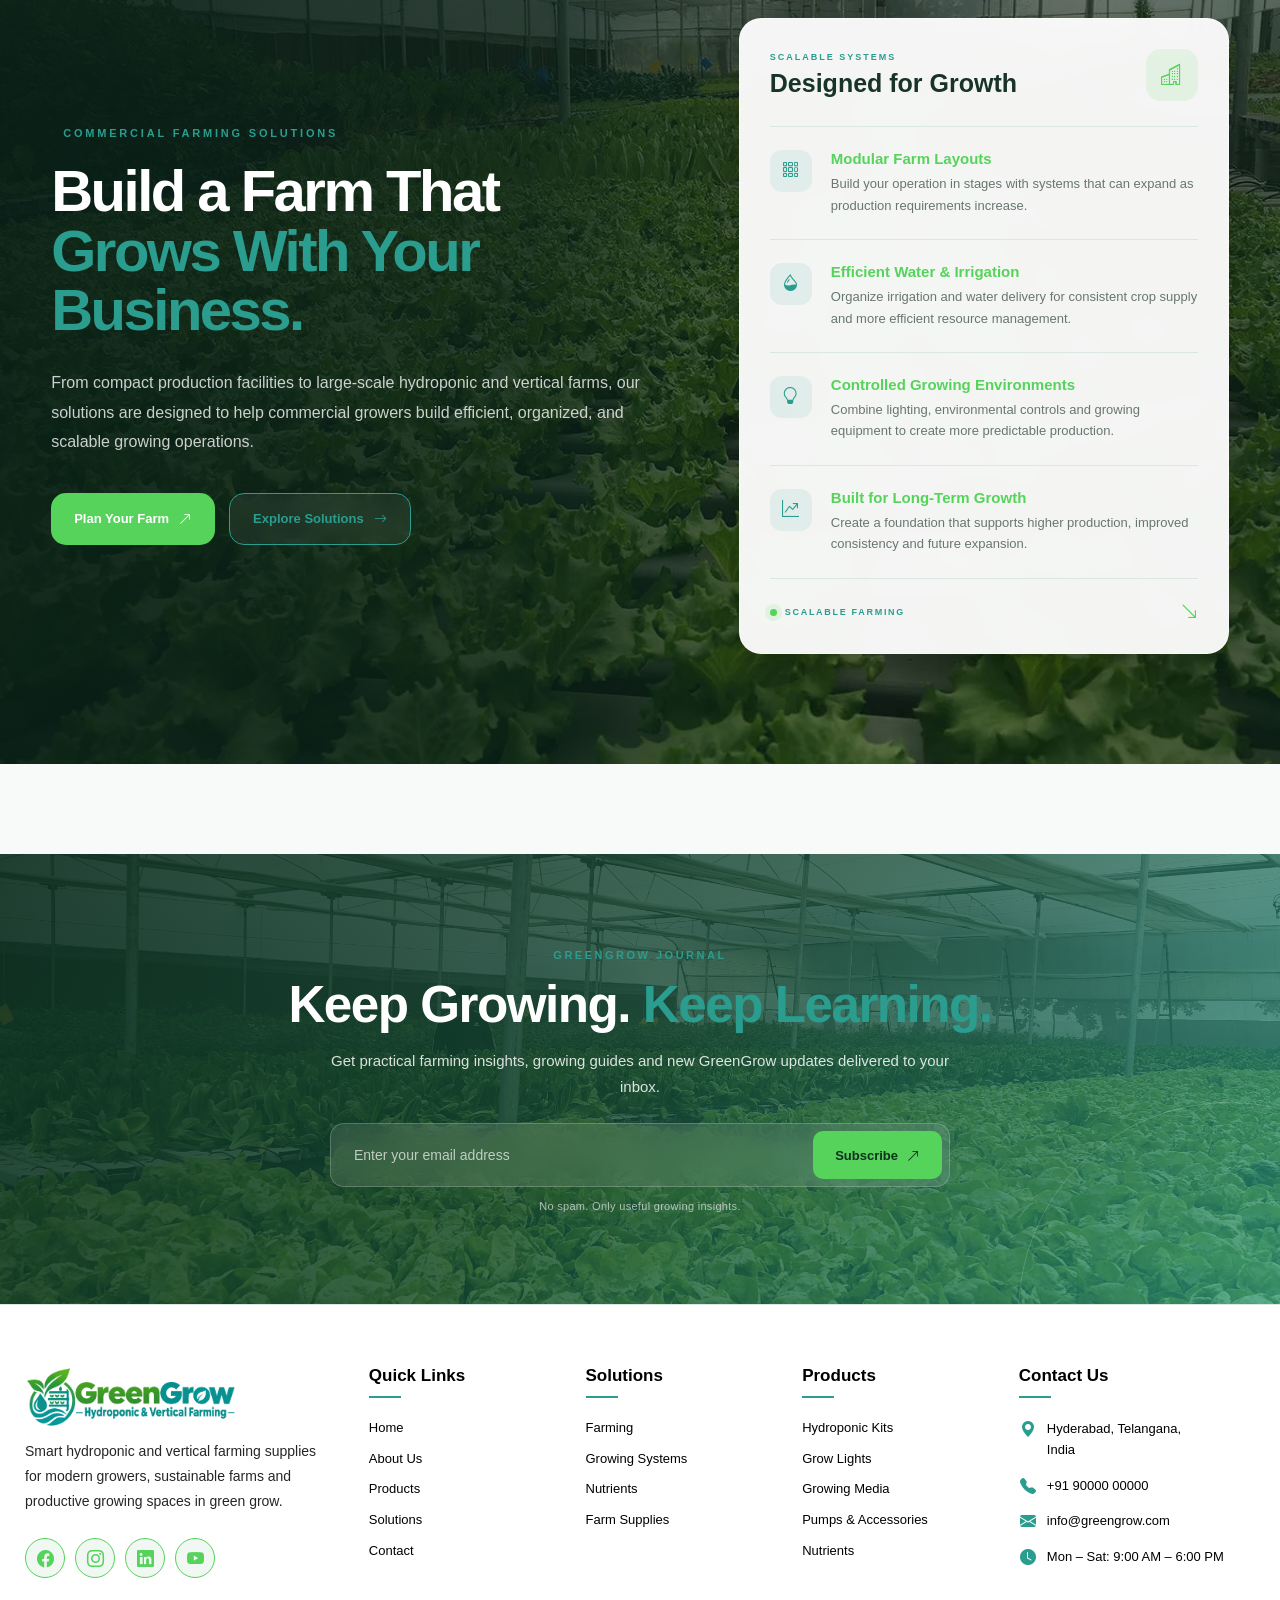
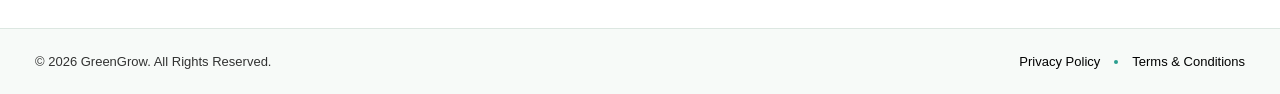
<file: solutions.html>
<!DOCTYPE html>
<html lang="en" dir="ltr">

<head>
    <meta charset="UTF-8">
    <meta name="viewport" content="width=device-width, initial-scale=1.0">

    <title>GreenGrow | Hydroponic & Vertical Farming Supplies</title>
     <link rel="icon" type="image/png" href="images/logo-1.png">
  
    <link rel="stylesheet"
        href="https://cdn.jsdelivr.net/npm/bootstrap-icons@1.11.3/font/bootstrap-icons.min.css">


    <link rel="stylesheet" href="solutions.css">
</head>

<body>


    <header class="main-header">

        <div class="header-container">

            <!-- LOGO -->
            <a href="index.html" class="brand-logo">
                <img src="images/logo-5.png"
                    alt="GreenGrow Hydroponic and Vertical Farming Supplies">
            </a>


          
            <nav class="nav-menu" id="navMenu">

                <!-- HOME DROPDOWN -->
                <div class="nav-dropdown">

                    <button class="nav-dropdown-toggle" type="button">

                        <span>Home</span>

                        <i class="bi bi-chevron-down"></i>

                    </button>

                    <div class="dropdown-menu">

                        <a href="index.html" class="dropdown-link active">
                            Home 1
                        </a>

                        <a href="home-2.html" class="dropdown-link">
                            Home 2
                        </a>

                    </div>

                </div>


               
                <a href="about.html" class="nav-link">
                    About
                </a>




              
                <a href="farming.html" class="nav-link">
                     Farming
                </a>


              
                <a href="products.html" class="nav-link">
                    Products
                </a>


                
                <a href="solutions.html" class="nav-link">
                    Solutions
                </a>


               
                <a href="contact.html" class="nav-link">
                    Contact
                </a>


              
                <a href="contact.html" class="mobile-login">
                 Grow with Us
                </a>

            </nav>


            
            <div class="header-actions">

               


               
                <button class="header-icon"
                    id="rtlToggle"
                    type="button"
                    aria-label="Toggle RTL"
                    title="Toggle RTL">

                    <i class="bi bi-arrow-left-right"></i>

                </button>


                
                <button class="header-icon"
                    id="themeToggle"
                    type="button"
                    aria-label="Toggle dark mode"
                    title="Toggle dark mode">

                    <i class="bi bi-moon-stars-fill" id="themeIcon"></i>

                </button>
                 
                <a href="contact.html" class="login-button">
                  Grow with Us
                </a>


              
                <button class="menu-toggle"
                    id="menuToggle"
                    type="button"
                    aria-label="Open menu"
                    aria-expanded="false">

                    <i class="bi bi-list" id="menuIcon"></i>

                </button>

            </div>

        </div>

    </header>











    <!-- =========================================================
     GREENGROW — SOLUTIONS HERO
     Full Background Image + Centered Content
     ========================================================= -->

<section class="gg-solutions-hero-center" id="solutions-hero">

  <!-- Background Image -->
  <div class="gg-solutions-hero-image"></div>

  <!-- Dark / Green Overlay -->
  <div class="gg-solutions-hero-overlay"></div>

  <!-- Content -->
  <div class="gg-solutions-hero-inner">

    <span class="gg-solutions-hero-eyebrow">
      <i class="bi bi-leaf-fill"></i>
      SMART FARMING SOLUTIONS
    </span>

    <h1>
      Smarter Solutions
      <span>for Modern Growing.</span>
    </h1>

    <p>
      From hydroponic systems to vertical farms, irrigation,
      nutrition, and controlled environments, we provide practical
      solutions designed to help growers build more productive
      growing systems.
    </p>

    <div class="gg-solutions-hero-buttons">

      <a href="#solutions" class="gg-solutions-hero-primary">
        Explore Solutions
        <i class="bi bi-arrow-up-right"></i>
      </a>

      <a href="contact.html" class="gg-solutions-hero-secondary">
        Talk to Our Team
        <i class="bi bi-arrow-right"></i>
      </a>

    </div>

  </div>

  <!-- Bottom Scroll Indicator -->
  <div class="gg-solutions-scroll">
    <span>SCROLL TO EXPLORE</span>
    <i class="bi bi-arrow-down"></i>
  </div>

</section>














<section class="gg-growing-challenges" id="challenges">

  <div class="gg-challenges-container">

    <!-- Section Header -->
    <div class="gg-challenges-header">

      <div class="gg-challenges-eyebrow">
        
        GROWING CHALLENGES
      </div>

      <h2>
        Modern Growing Comes With
        <span>Real Challenges.</span>
      </h2>

      <p>
        From limited space to water management and crop consistency,
        modern growers need practical systems that make every part
        of the growing process more efficient.
      </p>

    </div>


    <!-- Challenges -->
    <div class="gg-challenges-list">

      <!-- Challenge 01 -->
      <article class="gg-challenge-item">

        <div class="gg-challenge-number">01</div>

        <div class="gg-challenge-icon">
          <i class="bi bi-bounding-box-circles"></i>
        </div>

        <div class="gg-challenge-content">
          <span class="gg-challenge-label">SPACE</span>

          <h3>Limited Growing Space</h3>

          <p>
            Traditional farming can require large areas of land,
            making it difficult to grow more in urban and
            space-limited environments.
          </p>

          <div class="gg-challenge-solution">
            <i class="bi bi-arrow-right"></i>
            Maximize available growing space
          </div>
        </div>

      </article>


      <!-- Challenge 02 -->
      <article class="gg-challenge-item">

        <div class="gg-challenge-number">02</div>

        <div class="gg-challenge-icon">
          <i class="bi bi-droplet-half"></i>
        </div>

        <div class="gg-challenge-content">
          <span class="gg-challenge-label">WATER</span>

          <h3>Water Management</h3>

          <p>
            Inefficient irrigation and water usage can increase
            operating costs while making it harder to maintain
            consistent growing conditions.
          </p>

          <div class="gg-challenge-solution">
            <i class="bi bi-arrow-right"></i>
            Improve water efficiency
          </div>
        </div>

      </article>


      <!-- Challenge 03 -->
      <article class="gg-challenge-item">

        <div class="gg-challenge-number">03</div>

        <div class="gg-challenge-icon">
          <i class="bi bi-flower1"></i>
        </div>

        <div class="gg-challenge-content">
          <span class="gg-challenge-label">NUTRITION</span>

          <h3>Crop Nutrition</h3>

          <p>
            Plants need the right balance of nutrients throughout
            their growth cycle to develop strong roots, healthy
            foliage, and productive crops.
          </p>

          <div class="gg-challenge-solution">
            <i class="bi bi-arrow-right"></i>
            Maintain balanced plant nutrition
          </div>
        </div>

      </article>


      <!-- Challenge 04 -->
      <article class="gg-challenge-item">

        <div class="gg-challenge-number">04</div>

        <div class="gg-challenge-icon">
          <i class="bi bi-graph-up-arrow"></i>
        </div>

        <div class="gg-challenge-content">
          <span class="gg-challenge-label">CONSISTENCY</span>

          <h3>Consistent Production</h3>

          <p>
            Changing environmental conditions can affect crop
            quality, growth rates, and harvest cycles, making
            reliable production more challenging.
          </p>

          <div class="gg-challenge-solution">
            <i class="bi bi-arrow-right"></i>
            Create more controlled growing conditions
          </div>
        </div>

      </article>

    </div>


    <!-- Bottom Statement -->
    <div class="gg-challenges-bottom">

      <div class="gg-challenges-bottom-line"></div>

      <p>
        <i class="bi bi-lightbulb"></i>
        The right growing system can turn these challenges
        into opportunities for better production.
      </p>

      <div class="gg-challenges-bottom-line"></div>

    </div>

  </div>

</section>















<section class="gg-help-articles" id="how-we-help">



  <div class="gg-articles-container" id="latest-articles">

    <div class="gg-articles-heading">

      <div>
        <div class="gg-articles-eyebrow">
        
          LATEST ARTICLES
        </div>

        <h2>
          Practical Knowledge for
          <span>Better Growing.</span>
        </h2>
      </div>

      <p>
        Helpful guides for choosing systems, managing crops,
        improving efficiency and planning your next growing project.
      </p>

    </div>


    <!-- Articles -->
    <div class="gg-articles-grid">



      <article class="gg-article-card">

        <div class="gg-article-number">01</div>

        <div class="gg-article-icon">
          <i class="bi bi-water"></i>
        </div>

        <div class="gg-article-content">

          <span class="gg-article-category">
            HYDROPONIC SYSTEMS
          </span>

          <h3>
            How to Choose the Right Hydroponic System
          </h3>

          <p>
            Learn the differences between NFT, DWC, drip and
            other hydroponic systems and find the right approach
            for your growing space.
          </p>

        </div>

        <a href="solutions detailpage.html" class="gg-article-link">
          Read Article
          <i class="bi bi-arrow-up-right"></i>
        </a>

      </article>



      <article class="gg-article-card">

        <div class="gg-article-number">02</div>

        <div class="gg-article-icon">
          <i class="bi bi-layers"></i>
        </div>

        <div class="gg-article-content">

          <span class="gg-article-category">
            VERTICAL FARMING
          </span>

          <h3>
            Vertical Farming: How to Grow More in Less Space
          </h3>

          <p>
            Explore how vertical racks, towers, lighting and
            efficient irrigation can increase production in
            compact growing environments.
          </p>

        </div>

        <a href="solutions detailpage.html" class="gg-article-link">
          Read Article
          <i class="bi bi-arrow-up-right"></i>
        </a>

      </article>




      <article class="gg-article-card">

        <div class="gg-article-number">03</div>

        <div class="gg-article-icon">
          <i class="bi bi-speedometer2"></i>
        </div>

        <div class="gg-article-content">

          <span class="gg-article-category">
            CROP MONITORING
          </span>

          <h3>
            Understanding pH and EC in Hydroponic Growing
          </h3>

          <p>
            A practical introduction to nutrient strength, water
            quality and why pH and EC monitoring matters for
            healthy crop growth.
          </p>

        </div>

        <a href="solutions detailpage.html" class="gg-article-link">
          Read Article
          <i class="bi bi-arrow-up-right"></i>
        </a>

      </article>




      <article class="gg-article-card">

        <div class="gg-article-number">04</div>

        <div class="gg-article-icon">
          <i class="bi bi-house-gear"></i>
        </div>

        <div class="gg-article-content">

          <span class="gg-article-category">
            INDOOR FARMING
          </span>

          <h3>
            How to Plan an Indoor Growing System
          </h3>

          <p>
            Discover the key equipment needed for an indoor farm,
            from lighting and irrigation to growing media and
            environmental management.
          </p>

        </div>

        <a href="solutions detailpage.html" class="gg-article-link">
          Read Article
          <i class="bi bi-arrow-up-right"></i>
        </a>

      </article>




      <article class="gg-article-card">

        <div class="gg-article-number">05</div>

        <div class="gg-article-icon">
          <i class="bi bi-droplet"></i>
        </div>

        <div class="gg-article-content">

          <span class="gg-article-category">
            PLANT NUTRITION
          </span>

          <h3>
            Hydroponic Nutrients: Grow, Bloom & Micronutrients Explained
          </h3>

          <p>
            Understand the role of different nutrient types and
            how balanced plant nutrition supports consistent
            growth.
          </p>

        </div>

        <a href="solutions detailpage.html" class="gg-article-link">
          Read Article
          <i class="bi bi-arrow-up-right"></i>
        </a>

      </article>




      <article class="gg-article-card">

        <div class="gg-article-number">06</div>

        <div class="gg-article-icon">
          <i class="bi bi-buildings"></i>
        </div>

        <div class="gg-article-content">

          <span class="gg-article-category">
            COMMERCIAL FARMING
          </span>

          <h3>
            Building a Scalable Commercial Growing System
          </h3>

          <p>
            Learn what to consider when moving from a small
            growing setup toward a larger commercial hydroponic
            or vertical farming operation.
          </p>

        </div>

        <a href="solutions detailpage.html" class="gg-article-link">
          Read Article
          <i class="bi bi-arrow-up-right"></i>
        </a>

      </article>

    </div>

  </div>

</section>










<section class="gg-commercial-section" id="commercial-farming">

  <!-- Background Visual -->
  <div class="gg-commercial-bg"></div>
  <div class="gg-commercial-overlay"></div>

  <div class="gg-commercial-container">

    <!-- Main Content -->
    <div class="gg-commercial-content">

      <div class="gg-commercial-eyebrow">
        <span></span>
        COMMERCIAL FARMING SOLUTIONS
      </div>

      <h2>
        Build a Farm That
        <span>Grows With Your Business.</span>
      </h2>

      <p class="gg-commercial-intro">
        From compact production facilities to large-scale
        hydroponic and vertical farms, our solutions are designed
        to help commercial growers build efficient, organized,
        and scalable growing operations.
      </p>

      <div class="gg-commercial-actions">

        <a href="contact.html" class="gg-commercial-primary">
          Plan Your Farm
          <i class="bi bi-arrow-up-right"></i>
        </a>

        <a href="#solutions" class="gg-commercial-secondary">
          Explore Solutions
          <i class="bi bi-arrow-right"></i>
        </a>

      </div>

    </div>


    <!-- Scale Panel -->
    <div class="gg-commercial-panel">

      <div class="gg-commercial-panel-top">
        <div>
          <span>SCALABLE SYSTEMS</span>
          <h3>Designed for Growth</h3>
        </div>

        <div class="gg-commercial-panel-icon">
          <i class="bi bi-buildings"></i>
        </div>
      </div>


      <!-- Feature 01 -->
      <div class="gg-commercial-feature">

        <div class="gg-commercial-feature-icon">
          <i class="bi bi-grid-3x3-gap"></i>
        </div>

        <div>
          <h4>Modular Farm Layouts</h4>
          <p>
            Build your operation in stages with systems that can
            expand as production requirements increase.
          </p>
        </div>

      </div>


      <!-- Feature 02 -->
      <div class="gg-commercial-feature">

        <div class="gg-commercial-feature-icon">
          <i class="bi bi-droplet-half"></i>
        </div>

        <div>
          <h4>Efficient Water & Irrigation</h4>
          <p>
            Organize irrigation and water delivery for consistent
            crop supply and more efficient resource management.
          </p>
        </div>

      </div>


      <!-- Feature 03 -->
      <div class="gg-commercial-feature">

        <div class="gg-commercial-feature-icon">
          <i class="bi bi-lightbulb"></i>
        </div>

        <div>
          <h4>Controlled Growing Environments</h4>
          <p>
            Combine lighting, environmental controls and growing
            equipment to create more predictable production.
          </p>
        </div>

      </div>


      <!-- Feature 04 -->
      <div class="gg-commercial-feature">

        <div class="gg-commercial-feature-icon">
          <i class="bi bi-graph-up-arrow"></i>
        </div>

        <div>
          <h4>Built for Long-Term Growth</h4>
          <p>
            Create a foundation that supports higher production,
            improved consistency and future expansion.
          </p>
        </div>

      </div>


      <!-- Bottom -->
      <div class="gg-commercial-panel-bottom">

        <div class="gg-commercial-status">
          <span></span>
          SCALABLE FARMING
        </div>

        <i class="bi bi-arrow-down-right"></i>

      </div>

    </div>

  </div>

</section>

















<section class="blog-newsletter">

  <div class="blog-newsletter-bg"></div>

  <div class="blog-container">

    <div class="newsletter-inner">

      <span class="blog-section-eyebrow">
        GREENGROW JOURNAL
      </span>

      <h2>
        Keep Growing.
        <span>Keep Learning.</span>
      </h2>

      <p>
        Get practical farming insights, growing guides and new
        GreenGrow updates delivered to your inbox.
      </p>


      <form class="newsletter-form">

        <input
          type="email"
          placeholder="Enter your email address"
          required
        >

        <button type="submit">
          Subscribe
          <i class="bi bi-arrow-up-right"></i>
        </button>

      </form>

      <small>
        No spam. Only useful growing insights.
      </small>

    </div>

  </div>

</section>







<footer class="main-footer">

    <div class="footer-container">

       
        <div class="footer-brand">

            <a href="index.html" class="footer-logo">
                <img src="images/logo-5.png"
                     alt="GreenGrow Hydroponic and Vertical Farming Supplies">
            </a>

            <p>
                Smart hydroponic and vertical farming supplies
                for modern growers, sustainable farms and
                productive growing spaces in green grow.
            </p>

            <div class="footer-social">

                <a href="#" aria-label="Facebook">
                    <i class="bi bi-facebook"></i>
                </a>

                <a href="#" aria-label="Instagram">
                    <i class="bi bi-instagram"></i>
                </a>

                <a href="#" aria-label="LinkedIn">
                    <i class="bi bi-linkedin"></i>
                </a>

                <a href="#" aria-label="YouTube">
                    <i class="bi bi-youtube"></i>
                </a>

            </div>

        </div>


       
        <div class="footer-column">

            <h3>Quick Links</h3>

            <ul>
                <li>
                    <a href="index.html">Home</a>
                </li>

                <li>
                    <a href="about.html">About Us</a>
                </li>

                <li>
                    <a href="products.html">Products</a>
                </li>

                <li>
                    <a href="solutions.html">Solutions</a>
                </li>

                <li>
                    <a href="contact.html">Contact</a>
                </li>
            </ul>

        </div>


        <!-- Solutions -->
        <div class="footer-column">

            <h3>Solutions</h3>

            <ul>
                

                <li>
                    <a href="farming.html">
                         Farming
                    </a>
                </li>

                <li>
                    <a href="products.html">Growing Systems</a>
                </li>

                <li>
                    <a href="products.html">Nutrients</a>
                </li>

                <li>
                    <a href="products.html">Farm Supplies</a>
                </li>
            </ul>

        </div>


        
        <div class="footer-column">

            <h3>Products</h3>

            <ul>
                <li>
                    <a href="products.html">Hydroponic Kits</a>
                </li>

                <li>
                    <a href="products.html">Grow Lights</a>
                </li>

                <li>
                    <a href="products.html">Growing Media</a>
                </li>

                <li>
                    <a href="products.html">Pumps & Accessories</a>
                </li>

                <li>
                    <a href="products.html">Nutrients</a>
                </li>
            </ul>

        </div>


        
        <div class="footer-column footer-contact">

            <h3>Contact Us</h3>

            <div class="contact-item">

                <i class="bi bi-geo-alt-fill"></i>

                <p>
                    Hyderabad, Telangana,<br>
                    India
                </p>

            </div>

            <div class="contact-item">

                <i class="bi bi-telephone-fill"></i>

                <a href="tel:+919000000000">
                    +91 90000 00000
                </a>

            </div>

            <div class="contact-item">

                <i class="bi bi-envelope-fill"></i>

                <a href="mailto:info@greengrow.com">
                    info@greengrow.com
                </a>

            </div>

            <div class="contact-item">

                <i class="bi bi-clock-fill"></i>

                <p>
                    Mon – Sat: 9:00 AM – 6:00 PM
                </p>

            </div>

        </div>

    </div>


    
    <div class="footer-bottom">

        <div class="footer-bottom-container">

            <p>
                © 2026 GreenGrow. All Rights Reserved.
            </p>

            <div class="footer-legal">

                <a href="#">
                    Privacy Policy
                </a>

                <span></span>

                <a href="#">
                    Terms & Conditions
                </a>

            </div>

        </div>

    </div>

</footer>








    


    
    <script src="solutions.js"></script>

</body>

</html>
</file>
<file: index.css>
:root {
    --primary:  #55d35b;
    --secondary: #2A9D8F;

    --background: #F7FAF8;
    --surface: #FFFFFF;
    --font-family: 'Franklin Gothic Medium', 'Arial Narrow', Arial, sans-serif;
    --text: #183329;
    --muted: #68776F;

    --border: #DCE7E1;

    --header-bg: rgba(255, 255, 255, 0.97);

    --header-shadow:
        0 5px 25px rgba(27, 94, 63, 0.08);

    --transition: 0.3s ease;
}


[data-theme="dark"] {
    --primary: #55d35b;
    --secondary: #4DB6AC;

    --background: #385349;
    --surface: #3c5e4d;

    --text: #F1F7F3;
    --muted: #B7C5BD;

    --border: #2E4037;

    --header-bg: rgba(23, 34, 29, 0.98);

    --header-shadow:
        0 5px 25px rgba(41, 37, 37, 0.35);
}



* {
    margin: 0;
    padding: 0;
    box-sizing: border-box;
}

html {
    scroll-behavior: smooth;
}

body {
    min-height: 100vh;
    background: var(--background);
    color: var(--text);
    font-family: Arial, Helvetica, sans-serif;
    transition:
        background var(--transition),
        color var(--transition);
    overflow-x: hidden;
}



body {
    padding-top: 82px;
}



a {
    color: inherit;
    text-decoration: none;
}

button {
    font: inherit;
}



.main-header {
    position: fixed;
    top: 0;
    left: 0;

    width: 100%;
    height: 82px;

    z-index: 9999;

    background: var(--header-bg);
    border-bottom: 1px solid var(--border);
    box-shadow: var(--header-shadow);

    backdrop-filter: blur(12px);
    -webkit-backdrop-filter: blur(12px);

    transition:
        background var(--transition),
        border-color var(--transition),
        box-shadow var(--transition);
}



.header-container {
    width: 100%;
    max-width: 1500px;
    height: 100%;

    margin: 0 auto;
    padding: 0 10px;

    display: flex;
    align-items: center;
}

.brand-logo {
    flex-shrink: 0;

    width: 205px;
    height: 120px;

    display: flex;
    align-items: center;
    justify-content: flex-start;

    overflow: hidden;
}

.brand-logo img {
    width: 220px;
    height: 130px;

    display: block;

    object-fit: contain;
    object-position: left center;

    max-width: none;
}



.nav-menu {
    height: 100%;

    display: flex;
    align-items: center;
    justify-content: center;

    flex: 1;

    /*
       REAL SPACE BETWEEN NAV ITEMS
       Increased to 45px
    */
    gap: 45px;
}



.nav-link {
    position: relative;

    height: 82px;

    display: inline-flex;
    align-items: center;
    justify-content: center;

    white-space: nowrap;

    color: var(--text);

    font-size: 20px;
    font-weight: 600;

    transition:
        color var(--transition);
}



.nav-dropdown {
    position: relative;

    height: 82px;

    display: flex;
    align-items: center;
}


.nav-dropdown-toggle {
    position: relative;

    height: 82px;

    padding: 0;

    border: 0;
    outline: none;

    background: transparent;

    color: var(--text);

    cursor: pointer;

    display: inline-flex;
    align-items: center;
    justify-content: center;

    gap: 7px;

    font-size: 20px;
    font-weight: 600;

    transition:
        color var(--transition);
}


.nav-dropdown-toggle i {
    font-size: 11px;

    transition:
        transform var(--transition);
}



html[dir="rtl"] .nav-dropdown-toggle i {
    margin-left: 0;
    margin-right: 7px;
}



.nav-link::after {
    content: "";

    position: absolute;

    left: 0;
    right: 0;

    bottom: 17px;

    height: 2px;

    background: var(--primary);

    transform: scaleX(0);
    transform-origin: center;

    transition:
        transform var(--transition);
}



.nav-link.active {
    color: var(--primary);
}

.nav-link.active::after {
    transform: scaleX(1);
}



.nav-link:hover {
    color: var(--primary);
}

.nav-link:hover::after {
    transform: scaleX(1);
}


.nav-dropdown-toggle.active {
    color: var(--primary);
}


.nav-dropdown-toggle::after {
    content: "";

    position: absolute;

    left: 0;
    right: 0;

    bottom: 17px;

    height: 2px;

    background: var(--primary);

    transform: scaleX(0);

    transition:
        transform var(--transition);
}


.nav-dropdown:hover .nav-dropdown-toggle,
.nav-dropdown-toggle:hover {
    color: var(--primary);
}

.nav-dropdown:hover .nav-dropdown-toggle::after,
.nav-dropdown-toggle.active::after {
    transform: scaleX(1);
}


.nav-dropdown:hover .nav-dropdown-toggle i,
.nav-dropdown.open .nav-dropdown-toggle i {
    transform: rotate(180deg);
}



.dropdown-menu {
    position: absolute;

    top: calc(100% + 1px);
    left: 50%;

    min-width: 175px;

    padding: 9px;

    background: var(--surface);

    border: 1px solid var(--border);

    box-shadow:
        0 15px 35px rgba(0, 0, 0, 0.10);

    opacity: 0;
    visibility: hidden;

    transform:
        translate(-50%, 12px);

    transition:
        opacity var(--transition),
        visibility var(--transition),
        transform var(--transition);
}



.nav-dropdown:hover .dropdown-menu {
    opacity: 1;
    visibility: visible;

    transform:
        translate(-50%, 0);
}



.dropdown-link {
    position: relative;

    width: 100%;
    min-height: 42px;

    padding: 10px 14px;

    display: flex;
    align-items: center;

    color: var(--text);

    font-size: 13px;
    font-weight: 600;

    transition:
        background var(--transition),
        color var(--transition),
        padding var(--transition);
}



.dropdown-link:hover {
    color: var(--primary);

    background:
        color-mix(
            in srgb,
            var(--primary) 8%,
            transparent
        );

    padding-left: 18px;
}



.dropdown-link.active {
    color: var(--primary);
}



.header-actions{
    display:flex;
    align-items:center;
    justify-content:flex-end;
    gap:8px;
    flex-shrink:0;
}
.login-button {
    width: 120px;
    height: 40px;

    display: inline-flex;
    align-items: center;
    justify-content: center;

    padding: 10px 15px;

    background: var(--primary);
    color: #FFFFFF;

    border: 1px solid var(--primary);
    border-radius: 10px;

    font-size: 12px;
    font-weight: 700;
    line-height: 1;

    text-decoration: none;

    white-space: nowrap;
    overflow: hidden;

    cursor: pointer;

    box-sizing: border-box;

    transition:
        background var(--transition),
        border-color var(--transition),
        transform var(--transition),
        box-shadow var(--transition);
}

.login-button:hover {
    background: var(--secondary);
    border-color: var(--secondary);

    transform: translateY(-2px);

    box-shadow:
        0 8px 20px rgba(42, 157, 143, 0.20);
}



/* Medium */
@media (max-width:1199px){
    .login-button{
        width:105px;
        min-width:105px;
        height:38px;
        font-size:11px;
    }
}

/* Tablet */
@media (max-width:1023px){
    .login-button{
        width:100px;
        min-width:100px;
        height:36px;
        font-size:11px;
    }
}

/* Mobile */
@media (max-width:768px){
    .login-button{
        display:none;
    }
}
.header-icon,
.menu-toggle {
    width: 40px;
    height: 40px;

    padding: 0;

    display: inline-flex;
    align-items: center;
    justify-content: center;

    background: transparent;

    color: var(--text);

    border-radius: 20px;
    border: 1px solid var(--secondary);

    cursor: pointer;

    transition:
        color var(--transition),
        background var(--transition),
        border-color var(--transition),
        transform var(--transition);
}



.header-icon i,
.menu-toggle i {
    font-size: 17px;
}



.header-icon:hover,
.menu-toggle:hover {
    color: var(--primary);

    border-color: var(--primary);

    background:
        color-mix(
            in srgb,
            var(--primary) 8%,
            transparent
        );

    transform: translateY(-2px);
}


.mobile-login {
    display: none;
}



.menu-toggle {
    display: none;
}


html[dir="rtl"] .header-container {
    direction: rtl;
}

html[dir="rtl"] .nav-menu {
    direction: rtl;
}

html[dir="rtl"] .brand-logo {
    justify-content: flex-end;
}

html[dir="rtl"] .brand-logo img {
    object-position: right center;
}

html[dir="rtl"] .header-actions {
    direction: rtl;
}



html[dir="rtl"] .dropdown-menu {
    left: auto;
    right: 50%;

    transform:
        translate(50%, 12px);
}

html[dir="rtl"] .nav-dropdown:hover .dropdown-menu {
    transform:
        translate(50%, 0);
}



html[dir="rtl"] .dropdown-link:hover {
    padding-left: 14px;
    padding-right: 18px;
}


html[dir="rtl"] .hero-content {
    direction: rtl;
    text-align: right;
}




@media (min-width: 1400px) {

    .header-container {
        padding-left: 35px;
        padding-right: 35px;
    }

    .brand-logo,
    .brand-logo img {
        width: 220px;
        height: 120px;
        max-height: 62px;
        object-fit: contain;
    }

    .nav-menu {
        gap: 35px;
    }

    .nav-link,
    .nav-dropdown-toggle {
        font-size: 15px;
    }
}



@media (min-width: 1200px) and (max-width: 1399px) {

    .header-container {
        padding: 0 35px;
        gap: 20px;
    }

    .brand-logo,
    .brand-logo img {
        width: 210px;
        height: 110;
       
        object-fit: contain;
    }

    .nav-menu {
        gap: 25px;
    }

    .nav-link,
    .nav-dropdown-toggle {
        font-size: 14px;
    }

    .login-button {
        width: 82px;
    }
}




@media (min-width: 1025px) and (max-width: 1199px) {

    .header-container {
        padding: 0 25px;
        gap: 15px;
    }

    .brand-logo,
    .brand-logo img {
        width: 200px;
        height: 100px;
       
        object-fit: contain;
    }

    .nav-menu {
        gap: 16px;
    }

    .nav-link,
    .nav-dropdown-toggle {
        font-size: 13px;
    }

    .header-actions {
        gap: 6px;
    }

    .login-button {
        width: 78px;
        height: 38px;
    }

    .header-icon {
        width: 38px;
        height: 38px;
    }
}








@media (min-width: 768px) and (max-width: 1024px) {


    .main-header {
        position: fixed;
        top: 0;
        left: 0;
        right: 0;

        width: 100%;
        height: 68px;

        z-index: 99999;

        box-sizing: border-box;
    }


    .header-container {
        position: relative;

        width: 100%;
        height: 68px;

        padding: 0 18px;
        margin: 0;

        display: flex;
        align-items: center;
        justify-content: space-between;

        gap: 12px;

        box-sizing: border-box;
    }


    .header-container > .brand-logo {
        display: flex;
        align-items: center;
        justify-content: flex-start;

        width: 180px;
        height: 68px;

        flex: 0 1 180px;

        min-width: 0;

        margin: 0;
        padding: 0;

        position: relative;
        z-index: 100001;

        box-sizing: border-box;
    }


    .brand-logo img {
        display: block;

        width: 180px;
        height: 92px;

        max-width: 100%;

        object-fit: contain;
        object-position: left center;
    }


    .header-actions {
        display: flex;

        align-items: center;
        justify-content: flex-end;

        gap: 7px;

        flex: 0 0 auto;

        margin: 0;
        padding: 0;

        position: relative;
        z-index: 100001;
    }


    .header-icon {
        display: inline-flex !important;

        width: 34px;
        height: 34px;

        min-width: 34px;
        min-height: 34px;

        max-width: 34px;
        max-height: 34px;

        flex: 0 0 34px;

        padding: 0;
        margin: 0;

        align-items: center;
        justify-content: center;

        border-radius: 50%;

        border: 1px solid var(--border);

        background: transparent;

        color: var(--text);

        cursor: pointer;

        box-sizing: border-box;
    }


    .header-icon i {
        display: inline-flex !important;

        align-items: center;
        justify-content: center;

        font-size: 13px !important;
        line-height: 1 !important;

        color: var(--text) !important;

        visibility: visible !important;
        opacity: 1 !important;
    }





    .menu-toggle {
        display: inline-flex !important;

        width: 34px;
        height: 34px;

        min-width: 34px;
        min-height: 34px;

        max-width: 34px;
        max-height: 34px;

        flex: 0 0 34px;

        padding: 0;
        margin: 0;

        align-items: center;
        justify-content: center;

        border-radius: 50%;

        border: 1px solid var(--border);

        background: transparent;

        color: var(--text);

        cursor: pointer;

        position: relative;
        z-index: 100001;

        box-sizing: border-box;
    }


    .menu-toggle i {
        display: inline-flex !important;

        align-items: center;
        justify-content: center;

        font-size: 15px !important;

        line-height: 1 !important;

        color: var(--text) !important;

        visibility: visible !important;
        opacity: 1 !important;
    }



    .main-header .nav-menu {
        position: fixed !important;

        top: 68px !important;
        left: 0 !important;
        right: 0 !important;

        bottom: auto !important;

        width: 100% !important;

        height: auto !important;

        max-height: calc(100vh - 68px);

        padding: 0 18px 16px !important;

        margin: 0 !important;

        display: flex;

        flex-direction: column;

        align-items: stretch;

        justify-content: flex-start;

        gap: 0;

        overflow-x: hidden;
        overflow-y: auto;

        background: var(--surface) !important;

        border-top: 1px solid var(--border);

        box-shadow: 0 15px 35px rgba(0, 0, 0, 0.12);

        opacity: 0;
        visibility: hidden;
        pointer-events: none;

        transform: translateY(-8px);

        z-index: 100000;

        box-sizing: border-box;

        transition:
            opacity .2s ease,
            visibility .2s ease,
            transform .2s ease;
    }


    /* OPEN NAVIGATION */

    .main-header .nav-menu.active {
        opacity: 1;

        visibility: visible;

        pointer-events: auto;

        transform: translateY(0);
    }



    .main-header .nav-menu > .nav-link {
        position: relative !important;

        top: auto !important;
        right: auto !important;
        bottom: auto !important;
        left: auto !important;

        display: flex !important;

        width: 100% !important;

        height: 46px;
        min-height: 46px;

        padding: 0 8px !important;

        margin: 0 !important;

        align-items: center;

        justify-content: flex-start;

        border: 0;

        border-bottom: 1px solid var(--border);

        background: transparent;

        color: var(--text);

        font-size: 13px;

        font-weight: 600;

        line-height: 1;

        text-align: left;

        text-decoration: none;

        box-sizing: border-box;
    }


    .main-header .nav-link::after {
        display: none !important;

        content: none !important;
    }



    .main-header .nav-dropdown {
        position: relative !important;

        display: block !important;

        width: 100% !important;

        height: auto !important;

        margin: 0 !important;

        padding: 0 !important;

        border: 0 !important;

        box-sizing: border-box;
    }



    .main-header .nav-dropdown-toggle {
        position: relative;

        display: flex !important;

        width: 100% !important;

        height: 46px;

        min-height: 46px;

        padding: 0 8px !important;

        margin: 0 !important;

        align-items: center;

        justify-content: space-between;

        background: transparent !important;

        border: 0 !important;

        /* IMPORTANT:
           separator between HOME and HOME 1 */
        border-bottom: 1px solid var(--border) !important;

        color: var(--text);

        font-family: inherit;

        font-size: 13px;

        font-weight: 600;

        line-height: 1;

        cursor: pointer;

        box-sizing: border-box;
    }



    .main-header .nav-dropdown-toggle span {
        display: block;

        flex: 1;

        text-align: left;
    }



    .main-header .nav-dropdown-toggle i {
        display: inline-flex !important;

        width: 20px;
        height: 20px;

        min-width: 20px;

        flex: 0 0 20px;

        align-items: center;

        justify-content: center;

        margin: 0 2px 0 10px;

        color: var(--text) !important;

        font-size: 11px !important;

        line-height: 1 !important;

        visibility: visible !important;

        opacity: 1 !important;

        transition: transform .25s ease;
    }


    .main-header .nav-dropdown-toggle::after {
        display: none !important;

        content: none !important;
    }



    .main-header .nav-dropdown.open
    .nav-dropdown-toggle i {
        transform: rotate(180deg);
    }



    .main-header .dropdown-menu {
        position: static !important;

        top: auto !important;
        left: auto !important;
        right: auto !important;
        bottom: auto !important;

        display: none !important;

        width: 100% !important;

        min-width: 100% !important;

        height: auto !important;

        padding: 0 !important;

        margin: 0 !important;

        background: var(--surface) !important;

        border: 0 !important;

        border-radius: 0 !important;

        box-shadow: none !important;

        opacity: 1 !important;

        visibility: visible !important;

        transform: none !important;

        box-sizing: border-box;
    }


    /* SHOW DROPDOWN */

    .main-header .nav-dropdown.open > .dropdown-menu {
        display: block !important;
    }



    .main-header .dropdown-link {
        position: relative;

        display: flex !important;

        width: 100% !important;

        height: 42px;

        min-height: 42px;

        padding: 0 20px !important;

        margin: 0 !important;

        align-items: center;

        justify-content: center;

        background: var(--surface) !important;

        color: var(--text);

        border: 0 !important;

        font-size: 12px;

        font-weight: 500;

        line-height: 1;

        text-align: center;

        text-decoration: none;

        box-sizing: border-box;

        transition:
            background .2s ease,
            color .2s ease;
    }



    .main-header .dropdown-link:first-child {
        border-top: 0 !important;
    }



    .main-header .dropdown-link + .dropdown-link {
        border-top: 1px solid var(--border) !important;
    }



    .main-header .nav-dropdown.open {
        border-bottom: 1px solid var(--border) !important;
    }



    .main-header .nav-dropdown:not(.open) {
        border-bottom: 1px solid var(--border) !important;
    }



    .main-header .dropdown-link:hover {
        background: rgba(85, 211, 91, .08) !important;

        color: var(--primary);
    }


    /* ACTIVE HOME LINK */

    .main-header .dropdown-link.active {
        color: var(--primary);

        font-weight: 700;
    }


    .main-header .mobile-login {
        display: flex !important;

        width: 100%;

        height: 42px;

        min-height: 42px;

        margin: 12px 0 0;

        padding: 0 12px;

        align-items: center;

        justify-content: center;

        background: var(--primary);

        color: #fff !important;

        border: 1px solid var(--primary);

        border-radius: 6px;

        font-size: 12px;

        font-weight: 700;

        line-height: 1;

        text-decoration: none;

        box-sizing: border-box;
    }



    html[dir="rtl"] .header-container {
        direction: rtl;
    }


    html[dir="rtl"] .brand-logo {
        order: 2;

        justify-content: flex-end;
    }


    html[dir="rtl"] .header-actions {
        order: 1;

        margin-left: 0;

        margin-right: auto;

        direction: rtl;
    }


    html[dir="rtl"] .main-header .nav-menu {
        direction: rtl;
    }


    html[dir="rtl"] .main-header .nav-menu > .nav-link {
        justify-content: flex-end;

        text-align: right;
    }


    html[dir="rtl"] .main-header .nav-dropdown-toggle {
        direction: rtl;

        text-align: right;
    }


    html[dir="rtl"] .main-header .nav-dropdown-toggle span {
        text-align: right;
    }


    html[dir="rtl"] .main-header .nav-dropdown-toggle i {
        margin: 0 10px 0 2px;
    }


    html[dir="rtl"] .main-header .dropdown-link {
        justify-content: center;

        text-align: center;
    }



    [data-theme="dark"] .main-header .nav-menu {
        background: var(--surface) !important;

        border-color: var(--border);

        box-shadow: 0 15px 35px rgba(0, 0, 0, .35);
    }


    [data-theme="dark"] .main-header .nav-link,
    [data-theme="dark"] .main-header .nav-dropdown-toggle,
    [data-theme="dark"] .main-header .dropdown-link {
        color: var(--text);
    }


    [data-theme="dark"] .main-header .dropdown-link {
        background: var(--surface) !important;
    }


    [data-theme="dark"] .main-header .dropdown-link:hover {
        background: rgba(85, 211, 91, .10) !important;

        color: var(--primary);
    }


    [data-theme="dark"] .header-icon,
    [data-theme="dark"] .menu-toggle {
        background: transparent;

        border-color: var(--border);

        color: var(--text);
    }


    [data-theme="dark"] .header-icon i,
    [data-theme="dark"] .menu-toggle i {
        color: var(--text) !important;
    }



    @media (min-width: 768px) and (max-width: 850px) {

        .header-container {
            padding: 0 14px;
        }


        .header-container > .brand-logo {
            width: 165px;

            flex-basis: 165px;
        }


        .brand-logo img {
            width: 165px;

            height: 88px;
        }


        .header-actions {
            gap: 6px;
        }


        .header-icon,
        .menu-toggle {
            width: 32px;
            height: 32px;

            min-width: 32px;
            min-height: 32px;

            max-width: 32px;
            max-height: 32px;

            flex-basis: 32px;
        }


        .login-button {
            width: 70px;

            min-width: 70px;

            height: 34px;
        }


        .main-header .nav-menu {
            padding-left: 14px !important;

            padding-right: 14px !important;
        }
    }
}




@media (min-width: 367px) and (max-width: 667px) {


    html,
    body {
        width: 100%;
        max-width: 100%;
        overflow-x: hidden;
    }

    body {
        padding-top: 62px;
    }


    .main-header {
        position: fixed;

        top: 0;
        left: 0;
        right: 0;

        width: 100%;
        height: 62px;

        z-index: 99999;

        background: var(--header-bg);

        box-sizing: border-box;
    }



    .header-container {
        position: relative;

        display: flex;
        align-items: center;

        width: 100%;
        height: 62px;

        padding: 0 10px;

        gap: 5px;

        box-sizing: border-box;
    }



    .brand-logo {
        display: flex;
        align-items: center;

        flex: 1 1 auto;

        min-width: 0;

        height: 62px;

        overflow: hidden;

        box-sizing: border-box;
    }


    .brand-logo img {
        display: block;

        width: 165px;
        max-width: 100%;

        height: auto;
        max-height: 52px;

        object-fit: contain;

        object-position: left center;
    }



    .header-actions {
        display: flex !important;

        align-items: center;
        justify-content: flex-end;

        gap: 4px;

        margin-left: auto;

        flex: 0 0 auto;

        flex-shrink: 0;

        height: 62px;

        box-sizing: border-box;
    }

    .login-button {
        display: none !important;
    }



    .header-icon {
        display: inline-flex !important;

        align-items: center;
        justify-content: center;

        width: 34px;
        height: 34px;

        min-width: 34px;
        min-height: 34px;

        max-width: 34px;
        max-height: 34px;

        padding: 0;
        margin: 0;

        flex: 0 0 34px;

        border-radius: 50%;

        box-sizing: border-box;
    }


    .header-icon i {
        display: block !important;

        font-size: 14px;

        line-height: 1;

        visibility: visible !important;
        opacity: 1 !important;
    }


    .menu-toggle {
        display: inline-flex !important;

        align-items: center;
        justify-content: center;

        width: 34px;
        height: 34px;

        min-width: 34px;
        min-height: 34px;

        max-width: 34px;
        max-height: 34px;

        padding: 0;
        margin: 0;

        flex: 0 0 34px;

        border: 1px solid var(--border);

        border-radius: 50%;

        background: transparent;

        color: var(--text);

        cursor: pointer;

        position: relative;

        z-index: 100001;

        box-sizing: border-box;
    }


    .menu-toggle i {
        display: block !important;

        font-size: 15px !important;

        line-height: 1 !important;

        color: var(--text) !important;

        visibility: visible !important;
        opacity: 1 !important;
    }



    .nav-menu {
        position: fixed;

        top: 62px;
        left: 0;
        right: 0;

        width: 100%;

        height: auto;

        max-height: calc(100vh - 62px);

        margin: 0;

        padding: 0 10px 14px;

        display: flex;

        flex-direction: column;

        align-items: stretch;

        gap: 0;

        background: var(--surface);

        border-top: 1px solid var(--border);

        overflow-x: hidden;
        overflow-y: auto;

        opacity: 0;

        visibility: hidden;

        pointer-events: none;

        transform: translateY(-8px);

        z-index: 100000;

        box-sizing: border-box;

        transition:
            opacity .2s ease,
            visibility .2s ease,
            transform .2s ease;
    }



    .nav-menu.active {
        opacity: 1;

        visibility: visible;

        pointer-events: auto;

        transform: translateY(0);
    }



    .nav-link {
        display: flex !important;

        align-items: center;
        justify-content: flex-start;

        width: 100%;

        height: 44px;
        min-height: 44px;

        margin: 0;
        padding: 0 4px;

        border-bottom: 1px solid var(--border);

        font-size: 12px;
        font-weight: 600;

        line-height: 1;

        text-decoration: none;

        box-sizing: border-box;
    }


    .nav-link::after {
        display: none !important;

        content: none !important;
    }


    .nav-dropdown {
        display: block !important;

        width: 100%;

        height: auto;

        margin: 0;
        padding: 0;

        border: 0 !important;

        box-sizing: border-box;
    }



    .nav-dropdown-toggle {
        display: flex !important;

        align-items: center;
        justify-content: space-between;

        width: 100%;

        height: 44px;
        min-height: 44px;

        margin: 0;
        padding: 0 4px;

        background: transparent;

        border: 0;
        outline: none;

        color: var(--text);

        font-size: 12px;
        font-weight: 600;

        cursor: pointer;

        box-sizing: border-box;

        transition:
            color .2s ease,
            background .2s ease;
    }


    .nav-dropdown-toggle span {
        display: block;

        flex: 1;

        text-align: left;
    }


    /* Remove default arrow */
    .nav-dropdown-toggle::after {
        display: none !important;

        content: none !important;
    }



    .nav-dropdown-toggle i {
        display: inline-flex !important;

        align-items: center;
        justify-content: center;

        width: 20px;
        height: 20px;

        min-width: 20px;

        color: var(--primary);

        font-size: 11px;

        line-height: 1;

        transform: rotate(0deg);

        transition: transform .2s ease;
    }


    .nav-dropdown.open .nav-dropdown-toggle i {
        transform: rotate(180deg);
    }



    .dropdown-menu {
        position: static !important;

        display: none !important;

        width: 100% !important;

        min-width: 0 !important;

        height: auto !important;

        margin: 0 !important;
        padding: 0 !important;

        background: var(--surface) !important;

        border: 0 !important;

        border-radius: 0 !important;

        box-shadow: none !important;

        opacity: 1 !important;

        visibility: visible !important;

        transform: none !important;

        box-sizing: border-box;
    }


    .nav-dropdown.open .dropdown-menu {
        display: block !important;
    }

    .dropdown-link {
        display: flex !important;

        align-items: center;

        justify-content: flex-start;

        width: 100%;

        height: 38px;

        min-height: 38px;

        margin: 0;

        padding: 0 20px;

        border-top: 1px solid var(--border);

        color: var(--text);

        font-size: 11px;

        font-weight: 500;

        text-decoration: none;

        box-sizing: border-box;

        transition:
            color .2s ease,
            background .2s ease,
            padding .2s ease;
    }


    .dropdown-link:hover {
        color: var(--primary);

        background: rgba(85, 211, 91, 0.06);

        padding-left: 24px;
    }



    .mobile-login {
        display: flex !important;

        align-items: center;
        justify-content: center;

        width: 100%;

        height: 40px;

        min-height: 40px;

        margin-top: 10px;

        padding: 0 12px;

        background: var(--primary);

        color: #ffffff !important;

        border: 1px solid var(--primary);

        font-size: 12px;

        font-weight: 700;

        text-decoration: none;

        box-sizing: border-box;
    }


    html[dir="rtl"] .header-container {
        direction: rtl;
    }


    html[dir="rtl"] .brand-logo {
        order: 2;
    }


    html[dir="rtl"] .header-actions {
        order: 1;

        margin-left: 0;
        margin-right: auto;

        /*
         * Keep icons in normal LTR order
         * so they don't visually reverse.
         */
        direction: ltr;
    }


    html[dir="rtl"] .brand-logo img {
        object-position: right center;
    }



    html[dir="rtl"] .nav-menu {
        direction: rtl;

        text-align: right;
    }


    html[dir="rtl"] .nav-link {
        justify-content: flex-end;

        text-align: right;
    }


    html[dir="rtl"] .nav-dropdown-toggle {
        direction: rtl;

        text-align: right;
    }


    html[dir="rtl"] .nav-dropdown-toggle span {
        text-align: right;
    }


    html[dir="rtl"] .dropdown-link {
        direction: rtl;

        justify-content: flex-end;

        padding-left: 20px;
        padding-right: 20px;

        text-align: right;
    }


    html[dir="rtl"] .dropdown-link:hover {
        padding-left: 20px;

        padding-right: 24px;
    }



    [data-theme="dark"] .menu-toggle {
        background: transparent;

        color: var(--text);

        border-color: var(--border);
    }


    [data-theme="dark"] .menu-toggle i {
        color: var(--text) !important;
    }


    [data-theme="dark"] .nav-menu {
        background: var(--surface);

        border-color: var(--border);
    }


    [data-theme="dark"] .nav-dropdown-toggle {
        background: transparent;

        color: var(--text);
    }


    [data-theme="dark"] .dropdown-menu {
        background: var(--surface) !important;
    }


    [data-theme="dark"] .dropdown-link {
        background: rgba(255, 255, 255, 0.025);

        color: var(--text);

        border-color: var(--border);
    }


    [data-theme="dark"] .dropdown-link:hover {
        background: rgba(85, 211, 91, 0.08);

        color: var(--primary);
    }


    .header-container > .brand-logo {
        flex-shrink: 1;
    }


    .header-container > .header-actions {
        flex-shrink: 0;
    }


    .header-container > .nav-menu {
        flex: none;
    }
}



@media (min-width: 481px) and (max-width: 768px) {

    .main-header {
        height: 68px;
    }

    body {
        padding-top: 68px;
    }

    .header-container {
        height: 68px;
        width: 100%;
        padding: 0 12px;
        gap: 7px;
    }

    .brand-logo {
        flex: 0 1 auto;
        min-width: 0;
        flex-shrink: 1;
    }

    .brand-logo img {
        display: block;
        width: 180px;
        height: 100;
       
        object-fit: contain;
    }

    .header-actions {
        margin-left: auto;
        gap: 5px;
        flex-shrink: 0;
    }

    .login-button {
        display: none;
    }

    .header-icon,
    .menu-toggle {
        width: 36px;
        height: 36px;
        min-width: 36px;

        display: inline-flex;
        align-items: center;
        justify-content: center;
    }

    .menu-toggle {
        display: inline-flex;
    }

    /*
       IMPORTANT:
       height:auto removes the huge white space
    */

    .nav-menu {
        position: fixed;

        top: 68px;
        left: 0;
        right: 0;

        width: 100%;

        height: auto;
        max-height: calc(100vh - 68px);

        padding: 0 10px 18px;

        background: var(--surface);
        border-top: 1px solid var(--border);

        display: flex;
        flex-direction: column;
        align-items: stretch;
        justify-content: flex-start;

        gap: 0;

        overflow-y: auto;
        overflow-x: hidden;

        opacity: 0;
        visibility: hidden;
        pointer-events: none;

        transform: translateY(-8px);

        transition:
            opacity var(--transition),
            visibility var(--transition),
            transform var(--transition);

        z-index: 999;
    }

    .nav-menu.active {
        opacity: 1;
        visibility: visible;
        pointer-events: auto;
        transform: translateY(0);
    }

    .nav-link {
        width: 100%;
        height: 48px;
        min-height: 48px;

        padding: 0 4px;

        display: flex;
        align-items: center;
        justify-content: flex-start;

        border-bottom: 1px solid var(--border);

        font-size: 13px;
    }

    .nav-link::after {
        display: none;
    }

    .nav-dropdown {
        width: 100%;
        height: auto;

        border-bottom: 1px solid var(--border);
    }

    .nav-dropdown-toggle {
        width: 100%;
        height: 48px;
        min-height: 48px;

        padding: 0 4px;

        display: flex;
        align-items: center;
        justify-content: space-between;

        font-size: 13px;
    }

    .dropdown-menu {
        position: static;

        width: 100%;
        min-width: 0;

        height: auto;

        padding: 0;
        margin: 0;

        border: 0;
        box-shadow: none;

        background: transparent;

        opacity: 1;
        visibility: visible;
        transform: none;

        display: none;
    }

    .nav-dropdown.open .dropdown-menu {
        display: block;
    }

    .dropdown-link {
        width: 100%;
        height: 40px;
        min-height: 40px;

        padding: 0 24px;

        display: flex;
        align-items: center;

        border-top: 1px solid var(--border);

        font-size: 12px;
    }

    .mobile-login {
        width: 100%;
        height: 42px;
        min-height: 42px;

        margin-top: 16px;

        display: flex;
        align-items: center;
        justify-content: center;

        background: var(--primary);
        color: #fff;

        border: 1px solid var(--primary);

        font-size: 13px;
        font-weight: 700;

        text-decoration: none;
    }
}


@media (min-width: 361px) and (max-width: 480px) {

    .main-header {
        height: 66px;
    }

    body {
        padding-top: 66px;
    }

    .header-container {
        height: 66px;
        width: 100%;
        padding: 0 10px;
        gap: 5px;
    }

    .brand-logo {
        min-width: 0;
        flex-shrink: 1;
    }

    .brand-logo img {
        width: 190px;
        height: 95px;
       
        object-fit: contain;
    }

    .header-actions {
        margin-left: auto;
        gap: 4px;
    }

    .header-icon,
    .menu-toggle {
        width: 34px;
        height: 34px;
        min-width: 34px;
    }

    .nav-menu {
        top: 66px;

        width: 100%;

        /*
           NO 100vh HEIGHT
        */
        height: auto;
        max-height: calc(100vh - 66px);

        padding: 0 8px 16px;

        overflow-y: auto;
    }

    .nav-link,
    .nav-dropdown-toggle {
        height: 46px;
        min-height: 46px;

        font-size: 12px;
    }

    .dropdown-link {
        height: 40px;
        min-height: 40px;

        font-size: 12px;
    }

    .mobile-login {
        height: 42px;
        min-height: 42px;

        margin-top: 14px;

        font-size: 12px;
    }
}


@media (min-width: 367px) and (max-width: 667px) {


    html,
    body {
        width: 100%;
        max-width: 100%;
        overflow-x: hidden;
    }

    body {
        padding-top: 62px;
    }


    .main-header {
        position: fixed;

        top: 0;
        left: 0;
        right: 0;

        width: 100%;
        height: 62px;

        z-index: 99999;

        background: var(--header-bg);

        box-sizing: border-box;
    }



    .header-container {
        position: relative;

        display: flex;
        align-items: center;

        width: 100%;
        height: 62px;

        padding: 0 10px;

        gap: 5px;

        box-sizing: border-box;
    }



    .brand-logo {
        display: flex;
        align-items: center;

        flex: 1 1 auto;

        min-width: 0;

        height: 62px;

        overflow: hidden;

        box-sizing: border-box;
    }


    .brand-logo img {
        display: block;

        width: 165px;
        max-width: 100%;

        height: auto;
        max-height: 52px;

        object-fit: contain;

        object-position: left center;
    }



    .header-actions {
        display: flex !important;

        align-items: center;
        justify-content: flex-end;

        gap: 4px;

        margin-left: auto;

        flex: 0 0 auto;

        flex-shrink: 0;

        height: 62px;

        box-sizing: border-box;
    }

    .login-button {
        display: none !important;
    }



    .header-icon {
        display: inline-flex !important;

        align-items: center;
        justify-content: center;

        width: 34px;
        height: 34px;

        min-width: 34px;
        min-height: 34px;

        max-width: 34px;
        max-height: 34px;

        padding: 0;
        margin: 0;

        flex: 0 0 34px;

        border-radius: 50%;

        box-sizing: border-box;
    }


    .header-icon i {
        display: block !important;

        font-size: 14px;

        line-height: 1;

        visibility: visible !important;
        opacity: 1 !important;
    }


    .menu-toggle {
        display: inline-flex !important;

        align-items: center;
        justify-content: center;

        width: 34px;
        height: 34px;

        min-width: 34px;
        min-height: 34px;

        max-width: 34px;
        max-height: 34px;

        padding: 0;
        margin: 0;

        flex: 0 0 34px;

        border: 1px solid var(--border);

        border-radius: 50%;

        background: transparent;

        color: var(--text);

        cursor: pointer;

        position: relative;

        z-index: 100001;

        box-sizing: border-box;
    }


    .menu-toggle i {
        display: block !important;

        font-size: 15px !important;

        line-height: 1 !important;

        color: var(--text) !important;

        visibility: visible !important;
        opacity: 1 !important;
    }



    .nav-menu {
        position: fixed;

        top: 62px;
        left: 0;
        right: 0;

        width: 100%;

        height: auto;

        max-height: calc(100vh - 62px);

        margin: 0;

        padding: 0 10px 14px;

        display: flex;

        flex-direction: column;

        align-items: stretch;

        gap: 0;

        background: var(--surface);

        border-top: 1px solid var(--border);

        overflow-x: hidden;
        overflow-y: auto;

        opacity: 0;

        visibility: hidden;

        pointer-events: none;

        transform: translateY(-8px);

        z-index: 100000;

        box-sizing: border-box;

        transition:
            opacity .2s ease,
            visibility .2s ease,
            transform .2s ease;
    }



    .nav-menu.active {
        opacity: 1;

        visibility: visible;

        pointer-events: auto;

        transform: translateY(0);
    }



    .nav-link {
        display: flex !important;

        align-items: center;
        justify-content: flex-start;

        width: 100%;

        height: 44px;
        min-height: 44px;

        margin: 0;
        padding: 0 4px;

        border-bottom: 1px solid var(--border);

        font-size: 12px;
        font-weight: 600;

        line-height: 1;

        text-decoration: none;

        box-sizing: border-box;
    }


    .nav-link::after {
        display: none !important;

        content: none !important;
    }


    .nav-dropdown {
        display: block !important;

        width: 100%;

        height: auto;

        margin: 0;
        padding: 0;

        border: 0 !important;

        box-sizing: border-box;
    }



    .nav-dropdown-toggle {
        display: flex !important;

        align-items: center;
        justify-content: space-between;

        width: 100%;

        height: 44px;
        min-height: 44px;

        margin: 0;
        padding: 0 4px;

        background: transparent;

        border: 0;
        outline: none;

        color: var(--text);

        font-size: 12px;
        font-weight: 600;

        cursor: pointer;

        box-sizing: border-box;

        transition:
            color .2s ease,
            background .2s ease;
    }


    .nav-dropdown-toggle span {
        display: block;

        flex: 1;

        text-align: left;
    }


    /* Remove default arrow */
    .nav-dropdown-toggle::after {
        display: none !important;

        content: none !important;
    }



    .nav-dropdown-toggle i {
        display: inline-flex !important;

        align-items: center;
        justify-content: center;

        width: 20px;
        height: 20px;

        min-width: 20px;

        color: var(--primary);

        font-size: 11px;

        line-height: 1;

        transform: rotate(0deg);

        transition: transform .2s ease;
    }


    .nav-dropdown.open .nav-dropdown-toggle i {
        transform: rotate(180deg);
    }



    .dropdown-menu {
        position: static !important;

        display: none !important;

        width: 100% !important;

        min-width: 0 !important;

        height: auto !important;

        margin: 0 !important;
        padding: 0 !important;

        background: var(--surface) !important;

        border: 0 !important;

        border-radius: 0 !important;

        box-shadow: none !important;

        opacity: 1 !important;

        visibility: visible !important;

        transform: none !important;

        box-sizing: border-box;
    }


    .nav-dropdown.open .dropdown-menu {
        display: block !important;
    }

    .dropdown-link {
        display: flex !important;

        align-items: center;

        justify-content: flex-start;

        width: 100%;

        height: 38px;

        min-height: 38px;

        margin: 0;

        padding: 0 20px;

        border-top: 1px solid var(--border);

        color: var(--text);

        font-size: 11px;

        font-weight: 500;

        text-decoration: none;

        box-sizing: border-box;

        transition:
            color .2s ease,
            background .2s ease,
            padding .2s ease;
    }


    .dropdown-link:hover {
        color: var(--primary);

        background: rgba(85, 211, 91, 0.06);

        padding-left: 24px;
    }



    .mobile-login {
        display: flex !important;

        align-items: center;
        justify-content: center;

        width: 100%;

        height: 40px;

        min-height: 40px;

        margin-top: 10px;

        padding: 0 12px;

        background: var(--primary);

        color: #ffffff !important;

        border: 1px solid var(--primary);

        font-size: 12px;

        font-weight: 700;

        text-decoration: none;

        box-sizing: border-box;
    }


    html[dir="rtl"] .header-container {
        direction: rtl;
    }


    html[dir="rtl"] .brand-logo {
        order: 2;
    }


    html[dir="rtl"] .header-actions {
        order: 1;

        margin-left: 0;
        margin-right: auto;

        /*
         * Keep icons in normal LTR order
         * so they don't visually reverse.
         */
        direction: ltr;
    }


    html[dir="rtl"] .brand-logo img {
        object-position: right center;
    }



    html[dir="rtl"] .nav-menu {
        direction: rtl;

        text-align: right;
    }


    html[dir="rtl"] .nav-link {
        justify-content: flex-end;

        text-align: right;
    }


    html[dir="rtl"] .nav-dropdown-toggle {
        direction: rtl;

        text-align: right;
    }


    html[dir="rtl"] .nav-dropdown-toggle span {
        text-align: right;
    }


    html[dir="rtl"] .dropdown-link {
        direction: rtl;

        justify-content: flex-end;

        padding-left: 20px;
        padding-right: 20px;

        text-align: right;
    }


    html[dir="rtl"] .dropdown-link:hover {
        padding-left: 20px;

        padding-right: 24px;
    }



    [data-theme="dark"] .menu-toggle {
        background: transparent;

        color: var(--text);

        border-color: var(--border);
    }


    [data-theme="dark"] .menu-toggle i {
        color: var(--text) !important;
    }


    [data-theme="dark"] .nav-menu {
        background: var(--surface);

        border-color: var(--border);
    }


    [data-theme="dark"] .nav-dropdown-toggle {
        background: transparent;

        color: var(--text);
    }


    [data-theme="dark"] .dropdown-menu {
        background: var(--surface) !important;
    }


    [data-theme="dark"] .dropdown-link {
        background: rgba(255, 255, 255, 0.025);

        color: var(--text);

        border-color: var(--border);
    }


    [data-theme="dark"] .dropdown-link:hover {
        background: rgba(85, 211, 91, 0.08);

        color: var(--primary);
    }


    .header-container > .brand-logo {
        flex-shrink: 1;
    }


    .header-container > .header-actions {
        flex-shrink: 0;
    }


    .header-container > .nav-menu {
        flex: none;
    }
}






@media (max-width: 360px) {


    html,
    body {
        width: 100%;
        max-width: 100%;
        overflow-x: hidden;
    }

    body {
        padding-top: 62px;
    }



    .main-header {
        position: fixed;
        top: 0;
        left: 0;
        right: 0;

        width: 100%;
        height: 62px;

        z-index: 99999;

        background: var(--header-bg);
    }

    .header-container {
        width: 100%;
        height: 62px;

        padding: 0 8px;

        display: flex;
        align-items: center;

        gap: 4px;
    }



    .brand-logo {
        display: flex;
        align-items: center;

        flex: 1 1 auto;
        min-width: 0;

        height: 62px;

        overflow: hidden;
    }

    .brand-logo img {
        display: block;

        width: 160px;
        height: 80px;
/* 
        max-width: 100%;
        max-height: 48px; */

        object-fit: contain;
    }



    .header-actions {
        display: flex !important;
        align-items: center;

        gap: 3px;

        margin-left: auto;

        flex: 0 0 auto;
        flex-shrink: 0;
    }



    .login-button {
        display: none !important;
    }



    .header-icon {
        display: inline-flex !important;

        width: 32px;
        height: 32px;

        min-width: 32px;
        min-height: 32px;

        padding: 0;
        margin: 0;

        align-items: center;
        justify-content: center;

        flex: 0 0 32px;

        border-radius: 50%;

        box-sizing: border-box;
    }

    .header-icon i {
        display: block;

        font-size: 14px;
        line-height: 1;
    }



    .menu-toggle {
        display: inline-flex !important;

        width: 32px;
        height: 32px;

        min-width: 32px;
        min-height: 32px;

        max-width: 32px;
        max-height: 32px;

        padding: 0;
        margin: 0;

        align-items: center;
        justify-content: center;

        flex: 0 0 32px;

        border-radius: 50%;

        background: transparent;

        color: var(--text);

        border: 1px solid var(--border);

        cursor: pointer;

        position: relative;
        z-index: 100001;

        box-sizing: border-box;
    }

    .menu-toggle i {
        display: block !important;

        font-size: 15px !important;
        line-height: 1 !important;

        color: var(--text) !important;

        visibility: visible !important;
        opacity: 1 !important;
    }



    .nav-menu {
        position: fixed;

        top: 62px;
        left: 0;
        right: 0;

        width: 100%;

        height: auto;
        max-height: calc(100vh - 62px);

        padding: 0 6px 12px;
        margin: 0;

        background: var(--surface);

        border-top: 1px solid var(--border);

        display: flex;
        flex-direction: column;
        align-items: stretch;

        gap: 0;

        overflow-x: hidden;
        overflow-y: auto;

        opacity: 0;
        visibility: hidden;

        pointer-events: none;

        transform: translateY(-8px);

        z-index: 100000;

        box-sizing: border-box;

        transition:
            opacity .2s ease,
            visibility .2s ease,
            transform .2s ease;
    }

    .nav-menu.active {
        opacity: 1;
        visibility: visible;

        pointer-events: auto;

        transform: translateY(0);
    }



    .nav-link {
        display: flex !important;

        width: 100%;

        height: 44px;
        min-height: 44px;

        padding: 0 2px;
        margin: 0;

        align-items: center;
        justify-content: flex-start;

        border-bottom: 1px solid var(--border);

        font-size: 12px;
        font-weight: 600;

        line-height: 1;

        text-decoration: none;

        box-sizing: border-box;
    }

    .nav-link::after {
        display: none !important;
    }



    .nav-dropdown {
        display: block !important;

        width: 100%;

        height: auto;

        margin: 0;
        padding: 0;

        border-bottom: 1px solid var(--border);

        box-sizing: border-box;
    }

    .nav-dropdown-toggle {
        display: flex !important;

        width: 100%;

        height: 44px;
        min-height: 44px;

        padding: 0 2px;
        margin: 0;

        align-items: center;
        justify-content: space-between;

        background: transparent;

        border: 0;

        color: var(--text);

        font-size: 12px;
        font-weight: 600;

        cursor: pointer;

        box-sizing: border-box;
    }

    .nav-dropdown-toggle span {
        display: block;
    }

    .nav-dropdown-toggle i {
        display: block !important;

        font-size: 11px;

        transition: transform .2s ease;
    }

    .nav-dropdown-toggle::after {
        display: none !important;
    }



    .dropdown-menu {
        position: static !important;

        display: none !important;

        width: 100% !important;
        min-width: 0 !important;

        height: auto !important;

        padding: 0 !important;
        margin: 0 !important;

        background: var(--surface) !important;

        border: 0 !important;
        box-shadow: none !important;

        opacity: 1 !important;
        visibility: visible !important;

        transform: none !important;

        box-sizing: border-box;
    }

    .nav-dropdown.open .dropdown-menu {
        display: block !important;
    }

    .nav-dropdown.open .nav-dropdown-toggle i {
        transform: rotate(180deg);
    }

    .dropdown-link {
        display: flex !important;

        width: 100%;

        height: 38px;
        min-height: 38px;

        padding: 0 20px;

        align-items: center;
        justify-content: flex-start;

        border-top: 1px solid var(--border);

        font-size: 11px;
        font-weight: 500;

        text-decoration: none;

        box-sizing: border-box;
    }



    .mobile-login {
        display: flex !important;

        width: 100%;

        height: 40px;
        min-height: 40px;

        margin-top: 10px;

        padding: 0 12px;

        align-items: center;
        justify-content: center;

        background: var(--primary);

        color: #ffffff !important;

        border: 1px solid var(--primary);

        font-size: 12px;
        font-weight: 700;

        text-decoration: none;

        box-sizing: border-box;
    }



    html[dir="rtl"] .brand-logo {
        order: 2;
    }

    html[dir="rtl"] .header-actions {
        order: 1;

        margin-left: 0;
        margin-right: auto;
    }

    html[dir="rtl"] .nav-link {
        justify-content: flex-end;

        text-align: right;
    }

    html[dir="rtl"] .nav-dropdown-toggle {
        text-align: right;
    }

    html[dir="rtl"] .dropdown-link {
        justify-content: flex-end;

        padding-left: 20px;
        padding-right: 20px;

        text-align: right;
    }



    [data-theme="dark"] .menu-toggle {
        color: var(--text);
        background: transparent;
        border-color: var(--border);
    }

    [data-theme="dark"] .menu-toggle i {
        color: var(--text) !important;
    }



    .header-container > .nav-menu {
        flex: none;
    }

    .header-container > .brand-logo {
        flex-shrink: 1;
    }

    .header-container > .header-actions {
        flex-shrink: 0;
    }
}



@media (max-width: 768px) {

    [dir="rtl"] .header-actions {
        margin-left: 0;
        margin-right: auto;
    }

    [dir="rtl"] .nav-link {
        justify-content: flex-end;
        text-align: right;
    }

    [dir="rtl"] .nav-dropdown-toggle {
        justify-content: space-between;
        text-align: right;
    }

    [dir="rtl"] .dropdown-link {
        justify-content: flex-end;
        text-align: right;

        padding-left: 24px;
        padding-right: 24px;
    }
}


@media (max-width: 768px) {

    html,
    body {
        width: 100%;
        max-width: 100%;
        overflow-x: hidden;
    }

    .main-header,
    .header-container,
    .nav-menu {
        max-width: 100%;
    }
}







 :root {

    /* BRAND COLORS */
    --primary:#55d35b;
    --secondary: #2A9D8F;

    /* LIGHT MODE */
    --footer-bg: #FFFFFF;
    --footer-bottom-bg: #F7FAF8;

    /* --footer-heading: #183329; */
    --footer-text: #000000;
    --footer-link: #000000;

    --footer-border: #DCE7E1;
    --footer-icon-bg: #F1F7F3;

    --footer-hover:#55d35b;
    --footer-social-hover: #2A9D8F;
 
 }

/* =========================================================
   DARK MODE
========================================================= */

[data-theme="dark"] {

    --footer-bg: #0B100D;
    --footer-bottom-bg: #101815;

    --footer-heading: #F1F7F3;
    --footer-text: #F1F7F3;
    --footer-link: #B7C5BD;

    --footer-border: #2E4037;
    --footer-icon-bg: #18221D;

    --footer-hover:#55d35b;
    --footer-social-hover: #4DB6AC;
}


.main-footer {

    width: 100%;

    background: var(--footer-bg);
    color: var(--footer-text);

    border-top: 1px solid var(--footer-border);

    position: relative;

    overflow: hidden;

    transition:
        background-color 0.3s ease,
        color 0.3s ease,
        border-color 0.3s ease;
}



.footer-container {

    width: 100%;
    max-width: 1400px;

    margin: 0 auto;

    padding: 65px 50px 55px;

    display: grid;

    grid-template-columns:
        1.8fr
        1fr
        1fr
        1fr
        1.35fr;

    gap: 50px;

    align-items: start;
}



.footer-brand {

    min-width: 0;
    padding-bottom: -10px;
}


.footer-logo {

    display: inline-flex;

    align-items: center;

    text-decoration: none;

    margin-top: -20px;
    
  
}


.footer-logo img {

    width: 220px;
    height: 130px;

    object-fit: contain;

    display: block;

   
}




.footer-brand > p {

    max-width: 360px;

    margin: 0 0 24px;

    font-size: 15px;

    line-height: 1.8;
    margin-top: -20px;

    color: var(--footer-text);
  


    opacity: 0.85;
}



.footer-social {

    display: flex;

    align-items: center;

    gap: 10px;
}


.footer-social a {

    width: 40px;
    height: 40px;

    display: inline-flex;

    align-items: center;
    justify-content: center;

    background: var(--footer-icon-bg);

    border: 1px solid var(--primary);

    color: var(--primary);
    border-radius: 20px;

    text-decoration: none;
    padding-top: 4px;

    font-size: 17px;

    transition:
        background-color 0.3s ease,
        color 0.3s ease,
        border-color 0.3s ease,
        transform 0.3s ease;
}


.footer-social a:hover {

    background: var(--footer-social-hover);

    border-color: var(--footer-social-hover);

    color: #FFFFFF;

    transform: translateY(-3px);
} 


.footer-column {

    min-width: 0;
}


.footer-column h3 {

    margin: 0 0 22px;

    color: var(--footer-heading);

    font-size: 18px;

    font-weight: 700;

    line-height: 1.3;

    position: relative;

    padding-bottom: 11px;
}


/* Heading underline */

.footer-column h3::after {

    content: "";

    position: absolute;

    left: 0;
    bottom: 0;

    width: 32px;
    height: 2px;

    background: var(--secondary);
}



.footer-column ul {

    list-style: none;

    margin: 0;
    padding: 0;
}


.footer-column li {

    margin-bottom: 12px;

    padding: 0;
}


.footer-column li:last-child {

    margin-bottom: 0;
}


.footer-column li a {

    display: inline-block;

    color: var(--footer-link);

    text-decoration: none;

    font-size: 14px;

    line-height: 1.6;

    transition:
        color 0.3s ease,
        transform 0.3s ease;
}


.footer-column li a:hover {

    color: var(--footer-hover);

    transform: translateX(4px);
}



.footer-contact {

    min-width: 0;
}


.contact-item {

    display: flex;

    align-items: flex-start;

    gap: 12px;

    margin-bottom: 16px;

    min-width: 0;
}


.contact-item:last-child {

    margin-bottom: 0;
}


.contact-item > i {

    flex: 0 0 18px;

    width: 18px;

    margin-top: 3px;

    color: var(--secondary);

    font-size: 16px;

    text-align: center;
}


.contact-item p,
.contact-item a {

    margin: 0;

    padding: 0;

    color: var(--footer-text);

    font-size: 14px;

    line-height: 1.65;

    text-decoration: none;

    overflow-wrap: anywhere;

    transition: color 0.3s ease;
}


.contact-item a:hover {

    color: var(--footer-hover);
}


.footer-bottom {

    width: 100%;

    background: var(--footer-bottom-bg);

    border-top: 1px solid var(--footer-border);

    transition:
        background-color 0.3s ease,
        border-color 0.3s ease;
}


.footer-bottom-container {

    width: 100%;
    max-width: 1400px;

    min-height: 65px;

    margin: 0 auto;

    padding: 16px 50px;

    display: flex;

    align-items: center;

    justify-content: space-between;

    gap: 25px;
}


.footer-bottom-container > p {

    margin: 0;

    color: var(--footer-text);

    font-size: 13px;

    line-height: 1.5;

    opacity: 0.8;
}



.footer-legal {

    display: flex;

    align-items: center;

    justify-content: flex-end;

    gap: 14px;
}


.footer-legal a {

    color: var(--footer-link);

    text-decoration: none;

    font-size: 13px;

    line-height: 1.5;

    transition: color 0.3s ease;
}


.footer-legal a:hover {

    color: var(--footer-hover);
}


.footer-legal span {

    width: 4px;
    height: 4px;

    border-radius: 50%;

    background: var(--secondary);

    display: block;

    flex-shrink: 0;
}



html[dir="rtl"] .footer-column h3::after {

    left: auto;
    right: 0;
}


html[dir="rtl"] .footer-column li a:hover {

    transform: translateX(-4px);
}


html[dir="rtl"] .contact-item {

    flex-direction: row;
}


html[dir="rtl"] .footer-bottom-container {

    direction: rtl;
}


html[dir="rtl"] .footer-legal {

    justify-content: flex-start;
}


html[dir="rtl"] .footer-social {

    flex-direction: row;
}



@media (min-width: 1400px) {

    .footer-container {
        padding-left: 35px;
        padding-right: 35px;

        grid-template-columns:
            1.8fr
            1fr
            1fr
            1fr
            1.35fr;

        gap: 50px;
    }

    .footer-logo img {
        width: 220px;
        height: 120px;
    }

    .footer-brand > p {
        max-width: 380px;
        font-size: 15px;
    }

    .footer-column h3 {
        font-size: 18px;
    }

    .footer-column li a {
        font-size: 14px;
    }

    .contact-item p,
    .contact-item a {
        font-size: 14px;
    }

    .footer-bottom-container {
        padding-left: 45px;
        padding-right: 45px;
    }
}


@media (max-width: 1399px) and (min-width: 1200px) {

    .footer-container {
        padding: 60px 35px 50px;

        grid-template-columns:
            1.7fr
            1fr
            1fr
            1fr
            1.3fr;

        gap: 35px;
    }

    .footer-logo img {
        width: 210px;
        height: 110px;
    }

    .footer-brand > p {
        max-width: 340px;
        font-size: 14px;
    }

    .footer-column h3 {
        font-size: 17px;
        margin-bottom: 20px;
    }

    .footer-column li {
        margin-bottom: 10px;
    }

    .footer-column li a {
        font-size: 13px;
    }

    .contact-item {
        gap: 10px;
        margin-bottom: 14px;
    }

    .contact-item p,
    .contact-item a {
        font-size: 13px;
    }

    .footer-bottom-container {
        padding-left: 35px;
        padding-right: 35px;
    }
}


@media (max-width: 1199px) and (min-width: 1025px) {

    .footer-container {
        padding: 55px 25px 45px;

        grid-template-columns:
            1.5fr
            1fr
            1fr
            1fr;

        gap: 35px 25px;
    }

    /* BRAND */

    .footer-brand {
        grid-column: span 2;
    }

    .footer-logo img {
        width: 200px;
        height: 100px;
    }

    .footer-brand > p {
        max-width: 420px;
        font-size: 14px;
    }

    /* COLUMNS */

    .footer-column h3 {
        font-size: 17px;
        margin-bottom: 18px;
    }

    .footer-column li {
        margin-bottom: 9px;
    }

    .footer-column li a {
        font-size: 13px;
    }

    /* CONTACT */

    .contact-item {
        gap: 9px;
        margin-bottom: 13px;
    }

    .contact-item > i {
        font-size: 15px;
    }

    .contact-item p,
    .contact-item a {
        font-size: 13px;
    }

    /* BOTTOM */

    .footer-bottom-container {
        padding-left: 25px;
        padding-right: 25px;
    }

    .footer-bottom-container > p {
        font-size: 12px;
    }

    .footer-legal a {
        font-size: 12px;
    }
}



@media (max-width: 1024px) and (min-width: 769px) {

    .footer-container {
        padding: 50px 25px 42px;

        grid-template-columns:
            1.3fr
            1fr
            1fr;

        gap: 38px 25px;
    }

    /* BRAND FULL WIDTH */

    .footer-brand {
        grid-column: span 3;
    }

    .footer-logo img {
        width: 200px;
        height: 100px;
    }

    .footer-brand > p {
        max-width: 600px;
        font-size: 14px;
    }

    /* SOCIAL */

    .footer-social {
        gap: 9px;
    }

    .footer-social a {
        width: 38px;
        height: 38px;
        font-size: 16px;
    }

    /* COLUMNS */

    .footer-column h3 {
        font-size: 16px;
        margin-bottom: 17px;
    }

    .footer-column li {
        margin-bottom: 9px;
    }

    .footer-column li a {
        font-size: 13px;
    }

    /* CONTACT */

    .contact-item {
        gap: 9px;
        margin-bottom: 13px;
    }

    .contact-item p,
    .contact-item a {
        font-size: 13px;
    }

    /* BOTTOM */

    .footer-bottom-container {
        padding: 16px 25px;
        gap: 20px;
    }

    .footer-bottom-container > p {
        font-size: 12px;
    }

    .footer-legal {
        gap: 11px;
    }

    .footer-legal a {
        font-size: 12px;
    }
}



@media (max-width: 768px) {

    .footer-container {
        padding: 45px 20px 38px;

        grid-template-columns: 1fr;

        gap: 32px;
    }

    /* BRAND */

    .footer-brand {
        grid-column: auto;
        text-align: center;
    }

    .footer-logo {
        justify-content: center;
    }

    .footer-logo img {
        width: 190px;
        height: 100px;
    }

    .footer-brand > p {
        max-width: 600px;

        margin-left: auto;
        margin-right: auto;

        font-size: 14px;
        line-height: 1.7;
    }

    /* SOCIAL */

    .footer-social {
        justify-content: center;
        gap: 9px;
    }

    .footer-social a {
        width: 38px;
        height: 38px;
        font-size: 16px;
    }

    /* COLUMNS */

    .footer-column {
        text-align: center;
    }

    .footer-column h3 {
        display: inline-block;

        font-size: 16px;
        margin-bottom: 17px;
    }

    .footer-column h3::after {
        left: 50%;
        right: auto;

        transform: translateX(-50%);
    }

    .footer-column li {
        margin-bottom: 9px;
    }

    .footer-column li a {
        font-size: 13px;
    }

    .footer-column li a:hover {
        transform: none;
    }

    /* CONTACT */

    .footer-contact {
        text-align: center;
    }

    .contact-item {
        width: 100%;
        max-width: 290px;

        margin-left: auto;
        margin-right: auto;

        justify-content: flex-start;

        gap: 10px;

        text-align: left;
    }

    .contact-item p,
    .contact-item a {
        font-size: 13px;
        line-height: 1.6;
    }

    /* BOTTOM */

    .footer-bottom-container {
        padding: 17px 20px;

        flex-direction: column;

        justify-content: center;

        text-align: center;

        gap: 10px;
    }

    .footer-bottom-container > p {
        font-size: 12px;
    }

    .footer-legal {
        justify-content: center;
        flex-wrap: wrap;
        gap: 9px;
    }

    .footer-legal a {
        font-size: 12px;
    }
}


@media (max-width: 768px) and (min-width: 601px) {

    .footer-container {
        padding: 45px 25px 38px;

        grid-template-columns: 1fr 1fr;

        gap: 35px 25px;
    }

    /* BRAND FULL WIDTH */

    .footer-brand {
        grid-column: span 2;
        text-align: center;
    }

    .footer-logo {
        justify-content: center;
    }

    .footer-logo img {
        width: 180px;
        height: 100px;
    }

    .footer-brand > p {
        max-width: 600px;

        margin-left: auto;
        margin-right: auto;

        font-size: 14px;
    }

    /* SOCIAL */

    .footer-social {
        justify-content: center;
    }

    /* COLUMNS */

    .footer-column {
        text-align: center;
    }

    .footer-column h3 {
        font-size: 16px;
    }

    /* CONTACT */

    .contact-item {
        max-width: 280px;

        margin-left: auto;
        margin-right: auto;
    }

    /* BOTTOM */

    .footer-bottom-container {
        padding: 17px 25px;

        flex-direction: column;

        text-align: center;

        gap: 10px;
    }

    .footer-legal {
        justify-content: center;
    }
}


@media (max-width: 600px) and (min-width: 481px) {

    .footer-container {
        padding: 42px 20px 35px;

        grid-template-columns: 1fr;

        gap: 30px;
    }

    /* BRAND */

    .footer-brand {
        grid-column: auto;
        text-align: center;
    }

    .footer-logo {
        justify-content: center;
    }

    .footer-logo img {
        width: 180px;
        height: 90px;
    }

    .footer-brand > p {
        max-width: 520px;

        margin-left: auto;
        margin-right: auto;

        font-size: 14px;
        line-height: 1.7;
    }

    /* SOCIAL */

    .footer-social {
        justify-content: center;
        gap: 9px;
    }

    .footer-social a {
        width: 38px;
        height: 38px;
        font-size: 16px;
    }

    /* COLUMNS */

    .footer-column {
        text-align: center;
    }

    .footer-column h3 {
        display: inline-block;

        font-size: 17px;
        margin-bottom: 17px;
    }

    .footer-column h3::after {
        left: 50%;
        right: auto;

        transform: translateX(-50%);
    }

    .footer-column li {
        margin-bottom: 9px;
    }

    .footer-column li a {
        font-size: 13px;
    }

    .footer-column li a:hover {
        transform: none;
    }

    /* CONTACT */

    .footer-contact {
        text-align: center;
    }

    .contact-item {
        width: 100%;
        max-width: 290px;

        margin-left: auto;
        margin-right: auto;

        justify-content: flex-start;

        gap: 10px;

        text-align: left;
    }

    .contact-item p,
    .contact-item a {
        font-size: 13px;
    }

    /* BOTTOM */

    .footer-bottom-container {
        padding: 17px 20px;

        flex-direction: column;

        justify-content: center;

        text-align: center;

        gap: 10px;
    }

    .footer-bottom-container > p {
        font-size: 12px;
    }

    .footer-legal {
        justify-content: center;

        flex-wrap: wrap;

        gap: 9px;
    }

    .footer-legal a {
        font-size: 12px;
    }
}



@media (max-width: 480px) {

    .footer-container {
        padding: 35px 15px 30px;

        grid-template-columns: 1fr;

        gap: 27px;
    }

    /* BRAND */

    .footer-brand {
        grid-column: auto;
        text-align: center;
    }

    .footer-logo {
        justify-content: center;
        margin-bottom: 14px;
    }

    .footer-logo img {
        width: 190px;
        height: 95px;
    }

    .footer-brand > p {
        max-width: 100%;

        font-size: 13px;
        line-height: 1.65;
    }

    /* SOCIAL */

    .footer-social {
        justify-content: center;
        gap: 8px;
    }

    .footer-social a {
        width: 36px;
        height: 36px;
        font-size: 15px;
    }

    /* COLUMNS */

    .footer-column {
        text-align: center;
    }

    .footer-column h3 {
        display: inline-block;

        font-size: 16px;

        margin-bottom: 15px;

        padding-bottom: 9px;
    }

    .footer-column h3::after {
        left: 50%;
        right: auto;

        transform: translateX(-50%);
    }

    .footer-column li {
        margin-bottom: 8px;
    }

    .footer-column li a {
        font-size: 13px;
    }

    .footer-column li a:hover {
        transform: none;
    }

    /* CONTACT */

    .footer-contact {
        text-align: center;
    }

    .contact-item {
        width: 100%;
        max-width: 270px;

        margin-left: auto;
        margin-right: auto;

        gap: 9px;

        text-align: left;
    }

    .contact-item > i {
        flex: 0 0 17px;
        width: 17px;
        font-size: 14px;
    }

    .contact-item p,
    .contact-item a {
        font-size: 12px;
        line-height: 1.6;
    }

    /* BOTTOM */

    .footer-bottom-container {
        padding: 15px 15px;

        flex-direction: column;

        gap: 9px;

        text-align: center;
    }

    .footer-bottom-container > p {
        font-size: 11px;
        line-height: 1.5;
    }

    .footer-legal {
        justify-content: center;

        flex-wrap: wrap;

        gap: 8px;
    }

    .footer-legal a {
        font-size: 11px;
    }

    .footer-legal span {
        width: 3px;
        height: 3px;
    }
}



@media (max-width: 360px) {

    .footer-container {
        padding: 30px 12px 27px;

        gap: 24px;
    }

    .footer-logo img {
        width: 160px;
        height: 80px;
    }

    .footer-brand > p {
        font-size: 12px;
        line-height: 1.6;
    }

    /* SOCIAL */

    .footer-social {
        gap: 7px;
    }

    .footer-social a {
        width: 34px;
        height: 34px;
        font-size: 14px;
    }

    /* COLUMNS */

    .footer-column h3 {
        font-size: 15px;
        margin-bottom: 13px;
    }

    .footer-column li {
        margin-bottom: 7px;
    }

    .footer-column li a {
        font-size: 12px;
    }

    /* CONTACT */

    .contact-item {
        max-width: 250px;
        gap: 8px;
    }

    .contact-item > i {
        flex-basis: 16px;
        width: 16px;
        font-size: 13px;
    }

    .contact-item p,
    .contact-item a {
        font-size: 11px;
    }

    /* BOTTOM */

    .footer-bottom-container {
        padding: 14px 12px;
    }

    .footer-bottom-container > p {
        font-size: 10px;
    }

    .footer-legal {
        gap: 7px;
    }

    .footer-legal a {
        font-size: 10px;
    }
}

@media (max-width: 360px) {


    html[dir="rtl"],
    html[dir="rtl"] body {
        direction: rtl !important;
    }

    html[dir="rtl"] .main-header {
        direction: rtl !important;
        width: 100% !important;
    }

    html[dir="rtl"] .header-container {
        position: relative !important;

        width: 100% !important;
        height: 62px !important;
        min-height: 62px !important;

        display: block !important;

        margin: 0 !important;
        padding: 0 !important;

        direction: rtl !important;
    }



    html[dir="rtl"] .brand-logo {
        position: absolute !important;

        top: 0 !important;
        right: 8px !important;
        left: auto !important;

        width: 120px !important;
        height: 62px !important;

        display: flex !important;
        align-items: center !important;
        justify-content: flex-end !important;

        margin: 0 !important;
        padding: 0 !important;

        transform: none !important;

        z-index: 100 !important;
    }

    html[dir="rtl"] .brand-logo img {
        display: block !important;

        width: 120px !important;
        max-width: 120px !important;

        height: auto !important;
        max-height: 48px !important;

        object-fit: contain !important;

        /* VERY IMPORTANT */
        transform: none !important;
        scale: 1 !important;

        /* Keep original logo orientation */
        object-position: center !important;
    }


    html[dir="rtl"] .header-actions {
        position: absolute !important;

        top: 0 !important;
        left: 8px !important;
        right: auto !important;

        width: auto !important;
        height: 62px !important;

        display: flex !important;
        align-items: center !important;
        justify-content: flex-start !important;

        gap: 4px !important;

        margin: 0 !important;
        padding: 0 !important;

        /* Prevent RTL from reversing icons */
        direction: ltr !important;

        z-index: 101 !important;
    }



    html[dir="rtl"] #rtlToggle {
        width: 34px !important;
        height: 34px !important;

        display: inline-flex !important;
        align-items: center !important;
        justify-content: center !important;

        padding: 0 !important;
        margin: 0 !important;

        flex: 0 0 34px !important;
    }



    html[dir="rtl"] #themeToggle {
        width: 34px !important;
        height: 34px !important;

        display: inline-flex !important;
        align-items: center !important;
        justify-content: center !important;

        padding: 0 !important;
        margin: 0 !important;

        flex: 0 0 34px !important;
    }



    html[dir="rtl"] .menu-toggle {
        width: 34px !important;
        height: 34px !important;

        display: inline-flex !important;
        align-items: center !important;
        justify-content: center !important;

        padding: 0 !important;
        margin: 0 !important;

        flex: 0 0 34px !important;
    }


    /* Hide desktop login */
    html[dir="rtl"] .login-button {
        display: none !important;
    }


    html[dir="rtl"] .nav-menu {
        position: fixed !important;

        top: 62px !important;
        right: 0 !important;
        left: 0 !important;

        width: 100% !important;

        direction: rtl !important;
        text-align: right !important;

        padding: 10px 14px 18px !important;
        margin: 0 !important;

        z-index: 99 !important;
    }


    html[dir="rtl"] .nav-link {
        width: 100% !important;

        direction: rtl !important;
        text-align: right !important;

        justify-content: flex-start !important;
    }


    html[dir="rtl"] .nav-dropdown {
        width: 100% !important;
        direction: rtl !important;
    }


    html[dir="rtl"] .nav-dropdown-toggle {
        width: 100% !important;

        direction: rtl !important;
        text-align: right !important;

        display: flex !important;
        align-items: center !important;
        justify-content: space-between !important;
    }


    html[dir="rtl"] .dropdown-menu {
        direction: rtl !important;
        text-align: right !important;
    }


    html[dir="rtl"] .dropdown-link {
        direction: rtl !important;
        text-align: right !important;

        justify-content: flex-start !important;
    }


    html[dir="rtl"] .mobile-login {
        direction: rtl !important;
        text-align: center !important;
    }
}



@media (max-width: 768px) {

    html[dir="rtl"] .footer-brand {
        text-align: center;
    }

    html[dir="rtl"] .footer-column {
        text-align: center;
    }

    html[dir="rtl"] .footer-column h3::after {
        left: 50%;
        right: auto;

        transform: translateX(-50%);
    }

    html[dir="rtl"] .contact-item {
        direction: rtl;
        text-align: right;
    }

    html[dir="rtl"] .contact-item p,
    html[dir="rtl"] .contact-item a {
        text-align: right;
    }

    html[dir="rtl"] .footer-bottom-container {
        direction: rtl;
        text-align: center;
    }

    html[dir="rtl"] .footer-legal {
        justify-content: center;
    }
}



@media (min-width: 769px) {

    html[dir="rtl"] .footer-column h3::after {
        left: auto;
        right: 0;
    }

    html[dir="rtl"] .footer-column li a:hover {
        transform: translateX(-4px);
    }

    html[dir="rtl"] .contact-item {
        direction: rtl;
    }

    html[dir="rtl"] .footer-bottom-container {
        direction: rtl;
    }
}



@media (max-width: 768px) {

    [data-theme="dark"] .footer-social a {
        background: #18221D;
        border-color: #2E4037;
    }

    [data-theme="dark"] .footer-social a:hover {
        background: #4DB6AC;
        border-color: #4DB6AC;
    }
}



@media (max-width: 768px) {

    .footer-social a,
    .footer-column a,
    .footer-legal a {
        min-height: 36px;
    }
}



@media (prefers-reduced-motion: reduce) {

    .main-footer *,
    .main-footer *::before,
    .main-footer *::after {

        transition: none !important;
        animation: none !important;
    }
}







html,
body{
    margin:0px;
    padding:0px;
}

*{
    box-sizing:border-box;
}








header h1,
header h2,
header h3,
header p,
header ul{
    margin:0px;

}










.gg-home1-reveal{
  position:relative;

  width:100%;
  min-height:100vh;

  overflow:hidden;
  isolation:isolate;

  display:flex;
  align-items:center;


  background:#0b2418;
}



.gg-reveal-bg{
  position:absolute;
  inset:0;

  z-index:-7;

  background:
    linear-gradient(
      135deg,
      #0d3322,
      #173f2d,
      #0b2418
    );
}



.gg-reveal-image{
  position:absolute;

  inset:-8%;

  z-index:-6;

  background-image:url(
   "https://images.unsplash.com/photo-1585320806297-9794b3e4eeae?auto=format&fit=crop&w=1200&q=85"
  );

  background-size:cover;
  background-position:center;
  background-repeat:no-repeat;

  transform:
    scale(1.16)
    translate3d(2%,0,0);

  opacity:0;

  animation:
    ggRevealImageIn
    2.2s
    cubic-bezier(.16,1,.3,1)
    .1s
    forwards,

    ggRevealImageMotion
    18s
    ease-in-out
    2.3s
    infinite
    alternate;

  will-change:transform,opacity;
}


@keyframes ggRevealImageIn{

  0%{
    opacity:0;

    transform:
      scale(1.22)
      translate3d(5%,2%,0);
  }

  45%{
    opacity:.55;
  }

  100%{
    opacity:1;

    transform:
      scale(1.08)
      translate3d(0,0,0);
  }

}



@keyframes ggRevealImageMotion{

  0%{
    transform:
      scale(1.08)
      translate3d(0,0,0);
  }

  30%{
    transform:
      scale(1.11)
      translate3d(-1%,.4%,0);
  }

  60%{
    transform:
      scale(1.09)
      translate3d(1%,-.4%,0);
  }

  100%{
    transform:
      scale(1.13)
      translate3d(-.5%,.2%,0);
  }

}



.gg-reveal-overlay{
  position:absolute;
  inset:0;

  z-index:-5;

  opacity:0;

  background:
    linear-gradient(
      90deg,
      rgba(5,25,16,.94) 0%,
      rgba(5,25,16,.78) 36%,
      rgba(5,25,16,.48) 68%,
      rgba(5,25,16,.25) 100%
    );

  animation:
    ggRevealOverlay
    1.4s
    ease
    .7s
    forwards;
}


@keyframes ggRevealOverlay{

  from{
    opacity:0;
  }

  to{
    opacity:1;
  }

}



.gg-reveal-grid{
  position:absolute;
  inset:0;

  z-index:-3;

  display:grid;

  grid-template-columns:
    1fr
    1fr
    1fr
    1fr;

  pointer-events:none;
}

.gg-reveal-grid span{
  border-right:
    1px solid
    rgba(255,255,255,.07);

  opacity:0;

  transform:scaleY(0);

  transform-origin:top;

  animation:
    ggGridReveal
    1.3s
    cubic-bezier(.16,1,.3,1)
    forwards;
}

.gg-reveal-grid span:nth-child(1){
  animation-delay:.9s;
}

.gg-reveal-grid span:nth-child(2){
  animation-delay:1.05s;
}

.gg-reveal-grid span:nth-child(3){
  animation-delay:1.2s;
}

.gg-reveal-grid span:nth-child(4){
  animation-delay:1.35s;
}

@keyframes ggGridReveal{

  to{
    opacity:1;
    transform:scaleY(1);
  }

}


.gg-reveal-light{
  position:absolute;

  top:-20%;
  left:-35%;

  width:35%;
  height:140%;

  z-index:-1;

  background:
    linear-gradient(
      90deg,
      transparent,
      rgba(121,210,199,.10),
      transparent
    );

  transform:
    skewX(-18deg)
    translateX(-100%);

  animation:
    ggLightSweep
    2.2s
    ease-in-out
    2.8s
    1;
}


@keyframes ggLightSweep{

  0%{
    transform:
      skewX(-18deg)
      translateX(-100%);
  }

  100%{
    transform:
      skewX(-18deg)
      translateX(500%);
  }

}


.gg-reveal-ring{
  position:absolute;

  border-radius:50%;

  border:
    1px solid
    rgba(121,210,199,.16);

  pointer-events:none;
}

.gg-reveal-ring-1{
  width:500px;
  height:500px;

  right:-180px;
  top:50%;

  transform:
    translateY(-50%)
    scale(.7);

  opacity:0;

  animation:
    ggRingReveal
    1.8s
    cubic-bezier(.16,1,.3,1)
    1.3s
    forwards,

    ggRingFloat
    14s
    ease-in-out
    3s
    infinite
    alternate;
}

.gg-reveal-ring-2{
  width:720px;
  height:720px;

  right:-290px;
  top:50%;

  transform:
    translateY(-50%)
    scale(.6);

  opacity:0;

  animation:
    ggRingReveal
    2s
    cubic-bezier(.16,1,.3,1)
    1.5s
    forwards,

    ggRingFloat
    18s
    ease-in-out
    3.5s
    infinite
    alternate;
}


@keyframes ggRingReveal{

  to{
    opacity:1;

    transform:
      translateY(-50%)
      scale(1);
  }

}


@keyframes ggRingFloat{

  0%{
    margin-top:-10px;
  }

  100%{
    margin-top:10px;
  }

}


.gg-reveal-container{
  position:relative;

  z-index:5;

  width:min(
    1180px,
    calc(100% - 80px)
  );

  margin:0 auto;
}



.gg-reveal-content{
  max-width:730px;
}



.gg-reveal-eyebrow{
  display:flex;
  align-items:center;
  gap:12px;

  margin-bottom:24px;

  color:var(--secondary);

  font-size:10px;
  font-weight:800;

  letter-spacing:2.2px;

  opacity:0;

  transform:
    translateY(25px);

  animation:
    ggTextReveal
    .8s
    cubic-bezier(.16,1,.3,1)
    1.35s
    forwards;
}

.gg-reveal-eyebrow-line{
  width:42px;
  height:1px;

  background:#8fe2d5;
}

.gg-reveal-eyebrow i{
  margin-right:7px;
}



.gg-reveal-title{
  margin:0;

  color:#fff;

  font-size:
    clamp(
      48px,
      6vw,
      82px
    );
    font-family: 'Trebuchet MS', 'Lucida Sans Unicode', 'Lucida Grande', 'Lucida Sans', Arial, sans-serif;

  line-height:.95;

  letter-spacing:-3.5px;

  font-weight:800;

  overflow:hidden;
}


/* Each line */
.gg-reveal-title .title-line{
  display:block;

  opacity:0;

  transform:
    translateY(105%)
    rotate(2deg);

  animation:
    ggTitleLine
    1s
    cubic-bezier(.16,1,.3,1)
    forwards;
}

.gg-reveal-title .title-line:nth-child(1){
  animation-delay:1.55s;
}

.gg-reveal-title .title-line:nth-child(2){
  animation-delay:1.72s;
}

.gg-reveal-title .title-line:nth-child(3){
  animation-delay:1.89s;
}


.gg-reveal-title .title-accent{
  color:#79d2c7;
}


@keyframes ggTitleLine{

  0%{
    opacity:0;

    transform:
      translateY(105%)
      rotate(2deg);
  }

  100%{
    opacity:1;

    transform:
      translateY(0)
      rotate(0);
  }

}


.gg-reveal-description{
  max-width:650px;

  margin:28px 0 0;

  color:
    rgba(255,255,255,.76);

  font-size:16px;

  line-height:1.8;

  opacity:0;

  transform:
    translateY(25px);

  animation:
    ggTextReveal
    .8s
    cubic-bezier(.16,1,.3,1)
    2.2s
    forwards;
}


@keyframes ggTextReveal{

  from{
    opacity:0;

    transform:
      translateY(25px);
  }

  to{
    opacity:1;

    transform:
      translateY(0);
  }

}



.gg-reveal-actions{
  display:flex;
  align-items:center;

  gap:12px;

  margin-top:32px;

  opacity:0;

  transform:
    translateY(25px);

  animation:
    ggTextReveal
    .8s
    cubic-bezier(.16,1,.3,1)
    2.45s
    forwards;
}


.gg-reveal-btn{
  min-height:48px;

  padding:0 22px;

  display:inline-flex;

  align-items:center;
  justify-content:center;

  gap:10px;
  border-radius: 15px;

  text-decoration:none;

  font-size:12px;

  font-weight:800;

  letter-spacing:.7px;

  text-transform:uppercase;

  transition:
    transform .3s ease,
    background .3s ease,
    color .3s ease;
}


.gg-reveal-primary{
  background:var(--primary);

  color:#fff;
}

.gg-reveal-primary:hover{
  background:#fff;

  color:var(--secondary);

  transform:
    translateY(-4px);
}


.gg-reveal-secondary{
  color:var(--secondary);

  border:
    1px solid
    var(--secondary);

  background:
    rgba(255,255,255,.04);
}

.gg-reveal-secondary:hover{
  background:var(--secondary);

  color:var(--border);

  transform:
    translateY(-4px);
}



.gg-reveal-counter{
  position:absolute;

  right:45px;
  top:50%;

  transform:
    translateY(-50%)
    translateX(30px);

  z-index:6;

  display:flex;

  align-items:center;

  gap:12px;

  color:
    rgba(255,255,255,.65);

  writing-mode:
    vertical-rl;

  font-size:8px;

  font-weight:800;

  letter-spacing:2px;

  opacity:0;

  animation:
    ggSideReveal
    .8s
    ease
    2.8s
    forwards;
}

.gg-reveal-counter .counter-number{
  color:var(--secondary);
}

.gg-reveal-counter .counter-line{
  width:1px;
  height:40px;

  background:
    rgba(255,255,255,.3);
}


@keyframes ggSideReveal{

  from{
    opacity:0;

    transform:
      translateY(-50%)
      translateX(30px);
  }

  to{
    opacity:1;

    transform:
      translateY(-50%)
      translateX(0);
  }

}


.gg-reveal-bottom{
  position:absolute;

  left:0;
  right:0;
  bottom:0;

  z-index:6;

  width:min(
    1180px,
    calc(100% - 80px)
  );

  margin:auto;

  padding:21px 0;

  display:flex;

  align-items:center;
  justify-content:flex-start;

  gap:7px;

  border-top:
    1px solid
    rgba(255,255,255,.17);

  color:
   var(--primary);

  font-size:10px;

  font-weight:800;

  letter-spacing:1.5px;

  opacity:0;

  transform:
    translateY(20px);

  animation:
    ggBottomReveal
    .8s
    cubic-bezier(.16,1,.3,1)
    2.9s
    forwards;
}

.gg-reveal-bottom i{
  color:#79d2c7;
}


@keyframes ggBottomReveal{

  to{
    opacity:1;

    transform:
      translateY(0);
  }

}


.gg-reveal-scroll{
  position:absolute;

  left:45px;
  bottom:25px;

  z-index:7;

  display:flex;

  align-items:center;

  gap:10px;

  color:
    rgba(255,255,255,.5);

  font-size:7px;

  font-weight:800;

  letter-spacing:2px;

  writing-mode:
    vertical-rl;

  opacity:0;

  animation:
    ggScrollReveal
    .8s
    ease
    3.1s
    forwards;
}

.gg-reveal-scroll i{
  color:#79d2c7;

  animation:
    ggScrollArrow
    1.5s
    ease-in-out
    infinite;
}


@keyframes ggScrollReveal{

  to{
    opacity:1;
  }

}


@keyframes ggScrollArrow{

  0%,
  100%{
    transform:translateY(0);
  }

  50%{
    transform:translateY(7px);
  }

}



:root {
    --primary: #55d35b;
    --secondary: #2A9D8F;

    --background: #F7FAF8;
    --surface: #FFFFFF;
    --text: #183329;
    --muted: #68776F;
    --border: #DCE7E1;

    --header-bg: rgba(255, 255, 255, 0.97);
    --header-shadow: 0 5px 25px rgba(27, 94, 63, 0.08);

    --transition: 0.3s ease;
}



[data-theme="dark"] {
    --primary: #55d35b;
    --secondary: #4DB6AC;

    --background: #121816;
    --surface: #1A2420;
    --text: #F1F7F3;
    --muted: #B7C5BD;
    --border: #2E4037;

    --header-bg: rgba(18, 24, 22, 0.98);
    --header-shadow: 0 5px 25px rgba(0, 0, 0, 0.35);
}


.gg-home1-reveal {
    background: var(--background);
}


/* Dark mode background */

[data-theme="dark"] .gg-home1-reveal {
    background: #0b1210;
}


/* Background gradient */

[data-theme="dark"] .gg-reveal-bg {
    background:
        radial-gradient(
            circle at 80% 20%,
            rgba(85, 211, 91, 0.10),
            transparent 35%
        ),
        linear-gradient(
            135deg,
            #07140e 0%,
            #10281d 50%,
            #07110c 100%
        );
}



.gg-reveal-image {
    will-change: transform, opacity;
}

.gg-reveal-overlay {
    pointer-events: none;
}


/* Light mode overlay */

:root .gg-reveal-overlay {
    background:
        linear-gradient(
            90deg,
            rgba(5, 25, 16, .90) 0%,
            rgba(5, 25, 16, .68) 38%,
            rgba(5, 25, 16, .38) 70%,
            rgba(5, 25, 16, .18) 100%
        );
}


/* Dark mode overlay */

[data-theme="dark"] .gg-reveal-overlay {
    background:
        linear-gradient(
            90deg,
            rgba(2, 10, 7, .96) 0%,
            rgba(3, 17, 11, .84) 38%,
            rgba(3, 15, 10, .55) 70%,
            rgba(3, 15, 10, .30) 100%
        );
}



.gg-reveal-title {
    color: #ffffff;
}

.gg-reveal-title .title-accent {
    color: var(--primary);
}

.gg-reveal-eyebrow {
    color: var(--secondary);
}

.gg-reveal-eyebrow-line {
    background: var(--secondary);
}

.gg-reveal-description {
    color: rgba(255, 255, 255, .76);
}



.gg-reveal-btn {
    min-width: 150px;
    min-height: 48px;
    box-sizing: border-box;
    white-space: nowrap;
}

.gg-reveal-primary {
    background: var(--primary);
    color: #ffffff;
}

.gg-reveal-primary:hover {
    background: #ffffff;
    color: #183329;
}

.gg-reveal-secondary {
    color: var(--secondary);
    border-color: var(--secondary);
    background: rgba(255, 255, 255, .04);
}

.gg-reveal-secondary:hover {
    background: var(--secondary);
    color: #ffffff;
}



[dir="rtl"] .gg-home1-reveal {
    direction: rtl;
}



[dir="rtl"] .gg-reveal-content {
    text-align: right;
}




[dir="rtl"] .gg-reveal-eyebrow {
    flex-direction: row-reverse;
    justify-content: flex-start;
}



[dir="rtl"] .gg-reveal-eyebrow i {
    margin-right: 0;
    margin-left: 7px;
}




[dir="rtl"] .gg-reveal-actions {
    flex-direction: row-reverse;
    justify-content: flex-start;
}




[dir="rtl"] .gg-reveal-bottom {
    justify-content: flex-end;
    direction: rtl;
}




[dir="rtl"] .gg-reveal-scroll {
    left: auto;
    right: 45px;
}




[dir="rtl"] .gg-reveal-counter {
    right: auto;
    left: 45px;
}




[dir="rtl"] .gg-reveal-ring-1 {
    right: auto;
    left: -180px;
}

[dir="rtl"] .gg-reveal-ring-2 {
    right: auto;
    left: -290px;
}




[dir="rtl"] .gg-reveal-image {
    transform-origin: center center;
}



@media (min-width: 1400px) {

    .gg-home1-reveal {
        min-height: 100vh;
    }

    .gg-reveal-container {
        width: min(
            1280px,
            calc(100% - 100px)
        );
    }

    .gg-reveal-content {
        max-width: 780px;
    }

    .gg-reveal-title {
        font-size: clamp(
            70px,
            5.5vw,
            92px
        );

        line-height: .94;
        letter-spacing: -4px;
    }

    .gg-reveal-description {
        max-width: 680px;
        font-size: 17px;
        line-height: 1.85;
    }

    .gg-reveal-actions {
        margin-top: 36px;
    }

    .gg-reveal-btn {
        min-height: 52px;
        min-width: 165px;
        padding: 0 26px;
        font-size: 12px;
    }

    .gg-reveal-counter {
        right: 55px;
    }

    [dir="rtl"] .gg-reveal-counter {
        right: auto;
        left: 55px;
    }

    .gg-reveal-scroll {
        left: 55px;
    }

    [dir="rtl"] .gg-reveal-scroll {
        left: auto;
        right: 55px;
    }

    .gg-reveal-bottom {
        width: min(
            1280px,
            calc(100% - 100px)
        );
    }

    .gg-reveal-ring-1 {
        width: 560px;
        height: 560px;
    }

    .gg-reveal-ring-2 {
        width: 800px;
        height: 800px;
    }

    [dir="rtl"] .gg-reveal-ring-1 {
        left: -210px;
    }

    [dir="rtl"] .gg-reveal-ring-2 {
        left: -320px;
    }
}


@media (min-width: 1025px) and (max-width: 1399px) {

    .gg-reveal-container {
        width: min(
            1180px,
            calc(100% - 70px)
        );
    }

    .gg-reveal-content {
        max-width: 690px;
    }

    .gg-reveal-title {
        font-size: clamp(
            55px,
            6vw,
            76px
        );

        line-height: .96;
        letter-spacing: -3px;
    }

    .gg-reveal-description {
        max-width: 610px;
        font-size: 15px;
    }

    .gg-reveal-actions {
        margin-top: 28px;
    }

    .gg-reveal-counter {
        right: 30px;
    }

    [dir="rtl"] .gg-reveal-counter {
        right: auto;
        left: 30px;
    }

    .gg-reveal-scroll {
        left: 30px;
    }

    [dir="rtl"] .gg-reveal-scroll {
        left: auto;
        right: 30px;
    }

    .gg-reveal-bottom {
        width: min(
            1180px,
            calc(100% - 70px)
        );
    }
}


@media (min-width: 769px) and (max-width: 1024px) {

    .gg-home1-reveal {
        min-height: 760px;
        height: 100vh;
        max-height: 900px;
    }

    .gg-reveal-container {
        width: calc(100% - 70px);
    }

    .gg-reveal-content {
        max-width: 650px;
    }

    .gg-reveal-eyebrow {
        margin-bottom: 20px;
        font-size: 9px;
        letter-spacing: 1.8px;
    }

    .gg-reveal-title {
        font-size: clamp(
            48px,
            7vw,
            66px
        );

        line-height: .98;
        letter-spacing: -2.5px;
    }

    .gg-reveal-description {
        max-width: 560px;
        margin-top: 23px;
        font-size: 14px;
        line-height: 1.75;
    }

    .gg-reveal-actions {
        margin-top: 27px;
        gap: 10px;
    }

    .gg-reveal-btn {
        min-height: 46px;
        min-width: 140px;
        padding: 0 18px;
        font-size: 11px;
    }

    /* Hide vertical indicators */

    .gg-reveal-counter,
    .gg-reveal-scroll {
        display: none;
    }

    .gg-reveal-bottom {
        width: calc(100% - 70px);
        padding: 18px 0;
        font-size: 9px;
    }

    .gg-reveal-ring-1 {
        width: 420px;
        height: 420px;
        right: -180px;
    }

    .gg-reveal-ring-2 {
        width: 600px;
        height: 600px;
        right: -270px;
    }

    [dir="rtl"] .gg-reveal-ring-1 {
        right: auto;
        left: -180px;
    }

    [dir="rtl"] .gg-reveal-ring-2 {
        right: auto;
        left: -270px;
    }
}



@media (min-width: 481px) and (max-width: 768px) {

    .gg-home1-reveal {
        min-height: 720px;
        height: auto;
        padding: 100px 0 90px;
        align-items: center;
    }

    .gg-reveal-container {
        width: calc(100% - 48px);
    }

    .gg-reveal-content {
        max-width: 100%;
    }

    .gg-reveal-eyebrow {
        margin-bottom: 18px;
        gap: 9px;
        font-size: 8px;
        letter-spacing: 1.6px;
    }

    .gg-reveal-eyebrow-line {
        width: 32px;
    }

    .gg-reveal-title {
        font-size: clamp(
            42px,
            9vw,
            58px
        );

        line-height: 1;
        letter-spacing: -2px;
    }

    .gg-reveal-description {
        max-width: 600px;
        margin-top: 20px;
        font-size: 14px;
        line-height: 1.7;
    }

    .gg-reveal-actions {
        margin-top: 25px;
        gap: 9px;
        flex-wrap: wrap;
    }

    .gg-reveal-btn {
        min-height: 44px;
        min-width: 135px;
        padding: 0 17px;
        font-size: 11px;
        border-radius: 12px;
    }

    .gg-reveal-counter,
    .gg-reveal-scroll {
        display: none;
    }

    .gg-reveal-bottom {
        width: calc(100% - 48px);
        padding: 16px 0;
        font-size: 9px;
        letter-spacing: 1.2px;
    }

    .gg-reveal-ring-1 {
        width: 320px;
        height: 320px;
        right: -170px;
    }

    .gg-reveal-ring-2 {
        width: 470px;
        height: 470px;
        right: -260px;
    }

    [dir="rtl"] .gg-reveal-ring-1 {
        right: auto;
        left: -170px;
    }

    [dir="rtl"] .gg-reveal-ring-2 {
        right: auto;
        left: -260px;
    }

    .gg-reveal-grid {
        grid-template-columns:
            1fr
            1fr
            1fr;
    }

    .gg-reveal-grid span:nth-child(4) {
        display: none;
    }
}



@media (min-width: 360px) and (max-width: 480px) {

    .gg-home1-reveal {
        min-height: 690px;
        height: auto;
        padding: 95px 0 85px;
        align-items: center;
    }

    .gg-reveal-container {
        width: calc(100% - 30px);
    }

    .gg-reveal-content {
        width: 100%;
        max-width: 100%;
    }

    .gg-reveal-eyebrow {
        margin-bottom: 17px;
        gap: 8px;
        font-size: 7px;
        letter-spacing: 1.3px;
    }

    .gg-reveal-eyebrow-line {
        width: 26px;
    }

    .gg-reveal-eyebrow i {
        font-size: 10px;
    }

    .gg-reveal-title {
        font-size: clamp(
            36px,
            10.5vw,
            48px
        );

        line-height: 1.03;
        letter-spacing: -1.8px;
    }

    .gg-reveal-description {
        margin-top: 19px;
        font-size: 14px;
        line-height: 1.7;
    }

    .gg-reveal-actions {
        width: 100%;
        margin-top: 24px;
        display: flex;
        flex-direction: column;
        align-items: stretch;
        gap: 9px;
    }

    [dir="rtl"] .gg-reveal-actions {
        flex-direction: column;
    }

    .gg-reveal-btn {
        width: 100%;
        min-height: 46px;
        min-width: 0;
        padding: 0 15px;
        font-size: 10px;
        border-radius: 11px;
    }

    .gg-reveal-bottom {
        width: calc(100% - 30px);
        padding: 14px 0;
        justify-content: center;
        text-align: center;
        font-size: 8px;
        letter-spacing: 1px;
    }

    [dir="rtl"] .gg-reveal-bottom {
        justify-content: center;
    }

    .gg-reveal-counter,
    .gg-reveal-scroll {
        display: none;
    }

    /* Reduce decorative elements */

    .gg-reveal-ring-1 {
        width: 260px;
        height: 260px;
        right: -155px;
    }

    .gg-reveal-ring-2 {
        width: 380px;
        height: 380px;
        right: -230px;
    }

    [dir="rtl"] .gg-reveal-ring-1 {
        right: auto;
        left: -155px;
    }

    [dir="rtl"] .gg-reveal-ring-2 {
        right: auto;
        left: -230px;
    }

    .gg-reveal-grid {
        grid-template-columns:
            1fr
            1fr;
    }

    .gg-reveal-grid span:nth-child(3),
    .gg-reveal-grid span:nth-child(4) {
        display: none;
    }

    .gg-reveal-light {
        width: 45%;
    }
}


@media (max-width: 359px) {

    .gg-home1-reveal {
        min-height: 650px;
        height: auto;
        padding: 85px 0 75px;
    }

    .gg-reveal-container {
        width: calc(100% - 24px);
    }

    .gg-reveal-eyebrow {
        margin-bottom: 15px;
        gap: 7px;
        font-size: 7px;
        letter-spacing: 1px;
    }

    .gg-reveal-eyebrow-line {
        width: 22px;
    }

    .gg-reveal-title {
        font-size: 34px;
        line-height: 1.04;
        letter-spacing: -1.4px;
    }

    .gg-reveal-description {
        margin-top: 17px;
        font-size: 14px;
        line-height: 1.65;
    }

    .gg-reveal-actions {
        margin-top: 21px;
        gap: 8px;
    }

    .gg-reveal-btn {
        min-height: 43px;
        font-size: 10px;
        padding: 0 12px;
        border-radius: 10px;
    }

    .gg-reveal-bottom {
        width: calc(100% - 24px);
        padding: 12px 0;
        font-size: 8px;
    }

    .gg-reveal-ring-1 {
        width: 220px;
        height: 220px;
        right: -135px;
    }

    .gg-reveal-ring-2 {
        width: 320px;
        height: 320px;
        right: -195px;
    }

    [dir="rtl"] .gg-reveal-ring-1 {
        right: auto;
        left: -135px;
    }

    [dir="rtl"] .gg-reveal-ring-2 {
        right: auto;
        left: -195px;
    }

    .gg-reveal-grid {
        display: none;
    }

    .gg-reveal-light {
        display: none;
    }
}



@media (max-width: 768px) and (orientation: landscape) {

    .gg-home1-reveal {
        min-height: 620px;
        padding-top: 80px;
        padding-bottom: 75px;
    }

    .gg-reveal-title {
        font-size: clamp(
            36px,
            7vw,
            52px
        );
    }

    .gg-reveal-description {
        max-width: 650px;
    }

    .gg-reveal-actions {
        flex-direction: row;
        align-items: center;
    }

    [dir="rtl"] .gg-reveal-actions {
        flex-direction: row-reverse;
    }

    .gg-reveal-btn {
        width: auto;
        min-width: 130px;
    }
}



@media (max-height: 650px) and (min-width: 769px) {

    .gg-home1-reveal {
        min-height: 620px;
    }

    .gg-reveal-title {
        font-size: clamp(
            45px,
            5vw,
            65px
        );
    }

    .gg-reveal-description {
        margin-top: 18px;
        line-height: 1.6;
    }

    .gg-reveal-actions {
        margin-top: 20px;
    }

    .gg-reveal-bottom {
        padding: 13px 0;
    }
}



@media (prefers-reduced-motion: reduce) {

    .gg-home1-reveal *,
    .gg-home1-reveal *::before,
    .gg-home1-reveal *::after {
        animation-duration: 0.01ms !important;
        animation-iteration-count: 1 !important;
        transition-duration: 0.01ms !important;
        scroll-behavior: auto !important;
    }

    .gg-reveal-image {
        opacity: 1;
        transform: scale(1.08) translate3d(0, 0, 0);
    }

    .gg-reveal-overlay {
        opacity: 1;
    }

    .gg-reveal-grid span {
        opacity: 1;
        transform: scaleY(1);
    }

    .gg-reveal-ring-1,
    .gg-reveal-ring-2 {
        opacity: 1;
        transform:
            translateY(-50%)
            scale(1);
    }

    .gg-reveal-eyebrow,
    .gg-reveal-description,
    .gg-reveal-actions,
    .gg-reveal-bottom,
    .gg-reveal-scroll,
    .gg-reveal-counter {
        opacity: 1;
        transform: none;
    }

    .gg-reveal-title .title-line {
        opacity: 1;
        transform: none;
    }
}



@media (hover: none) and (pointer: coarse) {

    .gg-reveal-primary:hover,
    .gg-reveal-secondary:hover {
        transform: none;
    }

    .gg-reveal-btn {
        -webkit-tap-highlight-color: transparent;
    }

    .gg-reveal-btn:active {
        transform: scale(.97);
    }
}


@media (max-width: 768px) {

    [dir="rtl"] .gg-reveal-content {
        text-align: right;
    }

    [dir="rtl"] .gg-reveal-eyebrow {
        justify-content: flex-start;
    }

    [dir="rtl"] .gg-reveal-actions {
        align-items: stretch;
    }

    [dir="rtl"] .gg-reveal-bottom {
        text-align: center;
    }

    [dir="rtl"] .gg-reveal-scroll {
        display: none;
    }

    [dir="rtl"] .gg-reveal-counter {
        display: none;
    }
}



.gg-home1-reveal *,
.gg-home1-reveal *::before,
.gg-home1-reveal *::after {
    box-sizing: border-box;
}


/* Prevent horizontal overflow */

html,
body {
    max-width: 100%;
    overflow-x: hidden;
}



.gg-reveal-btn:focus-visible {
    outline: 2px solid var(--primary);
    outline-offset: 4px;
}













.about-section{
    position:relative;

    padding:110px 0;

    background:var(--background);

    overflow:hidden;
}



.about-container{
    width:min(1200px, calc(100% - 50px));

    margin:0 auto;

    display:grid;

    grid-template-columns:
        minmax(0, 1fr)
        minmax(0, 1fr);

    gap:80px;

    align-items:center;
}

.about-image{
    position:relative;

    min-height:570px;

    overflow:hidden;

    background:var(--surface);

    border-radius:4px;
}


.about-image::after{
    content:"";

    position:absolute;

    inset:0;

    background:
        linear-gradient(
            180deg,
            rgba(15,55,37,0) 45%,
            rgba(15,55,37,.55) 100%
        );

    pointer-events:none;

    z-index:1;
}


.about-image img{
    width:100%;
    height:100%;

    min-height:530px;

    display:block;

    object-fit:cover;

    object-position:center;

    transform:scale(1.01);

    transition:
        transform 1s ease;
}


.about-image:hover img{
    transform:scale(1.06);
}

.about-image-label{
    position:absolute;

    left:24px;
    bottom:24px;

    z-index:3;

    display:flex;

    align-items:center;

    gap:13px;

    min-width:235px;

    padding:14px 18px;

    background:rgba(255,255,255,.94);

    border-left:3px solid var(--primary);

    box-shadow:
        0 12px 35px rgba(0,0,0,.12);

    backdrop-filter:blur(10px);
}


.about-image-label > i{
    width:38px;
    height:38px;

    flex:none;

    display:grid;
    place-items:center;

    border-radius:50%;

    background:var(--primary);

    color:#fff;

    font-size:17px;
}



.about-image-label strong{
    display:block;

    margin-bottom:3px;

    color:var(--text);

    font-size:12px;

    font-weight:800;

    letter-spacing:1.4px;
}


.about-image-label span{
    display:block;

    color:var(--muted);

    font-size:12px;

    line-height:1.4;
}



.about-content{
    max-width:570px;
}


.about-eyebrow{
    display:inline-flex;

    align-items:center;

    gap:10px;

    margin-bottom:16px;

    color:var(--secondary);

    font-size:11px;

    font-weight:800;

    letter-spacing:2px;

    line-height:1.4;
}


.about-eyebrow::before{
    content:"";

    width:28px;
    height:1px;

    background:var(--secondary);
}



.about-content h2{
    margin:0 0 20px;

    color:var(--text);

    font-family:
        'Trebuchet MS',
        'Lucida Sans Unicode',
        'Lucida Grande',
        'Lucida Sans',
        Arial,
        sans-serif;

    font-size:clamp(50px,5.2vw,620px);

    font-weight:800;

    line-height:.98;

    letter-spacing:-2.5px;
}


.about-content h2 span{
    display:block;

    color:var(--secondary);
}



.about-description{
    max-width:530px;

    margin:0 0 30px;

    color:var(--muted);

    font-size:15px;

    line-height:1.85;
}


.about-features{
    display:grid;

    grid-template-columns:
        1fr
        1fr;

    gap:0 30px;

    margin-top:25px;

    border-top:1px solid var(--border);
}


.about-feature{
    min-height:92px;

    display:flex;

    align-items:flex-start;

    gap:13px;

    padding:18px 0;

    border-bottom:1px solid var(--border);

    transition:
        transform .3s ease,
        border-color .3s ease;
}


.about-feature:hover{
    transform:translateX(5px);

    border-color:var(--secondary);
}


.about-feature-icon{
    width:40px;
    height:40px;

    flex:none;

    display:grid;
    place-items:center;

    border:1px solid var(--border);

    border-radius:50%;

    color:var(--secondary);

    background:var(--surface);

    font-size:17px;

    transition:
        color .3s ease,
        background .3s ease,
        border-color .3s ease;
}


.about-feature:hover .about-feature-icon{
    color:#fff;

    background:var(--secondary);

    border-color:var(--secondary);
}


.about-feature-content{
    min-width:0;
}


.about-feature h4{
    margin:1px 0 6px;

    color:var(--text);

    font-size:13px;

    font-weight:800;

    line-height:1.3;
}


.about-feature span{
    display:block;

    color:var(--muted);

    font-size:13px;

    line-height:1.6;
}


.about-button{
    display:inline-flex;

    align-items:center;
    justify-content:center;

    gap:10px;

    min-height:45px;

    margin-top:30px;

    padding:0 20px;

    background:var(--primary);

    color:#fff;

    border:1px solid var(--primary);

    border-radius:10px;

    text-decoration:none;

    font-size:10px;

    font-weight:800;

    letter-spacing:.8px;

    text-transform:uppercase;

    transition:
        background .3s ease,
        border-color .3s ease,
        transform .3s ease;
}


.about-button i{
    font-size:13px;

    transition:transform .3s ease;
}


.about-button:hover{
    background:var(--secondary);

    border-color:var(--secondary);

    color:#fff;

    transform:translateY(-3px);
}


.about-button:hover i{
    transform:translate(3px,-3px);
}



[data-theme="dark"] .about-image-label{
    background:rgba(23,34,29,.95);
}


[data-theme="dark"] .about-image-label strong{
    color:var(--text);
}


[data-theme="dark"] .about-feature-icon{
    background:var(--surface);
}



html[dir="rtl"] .about-container{
    direction:rtl;
}


html[dir="rtl"] .about-content{
    text-align:right;
}


html[dir="rtl"] .about-eyebrow{
    flex-direction:row-reverse;
}


html[dir="rtl"] .about-eyebrow::before{
    order:2;
}


html[dir="rtl"] .about-feature{
    direction:rtl;
    text-align:right;
}


html[dir="rtl"] .about-feature:hover{
    transform:translateX(-5px);
}


html[dir="rtl"] .about-image-label{
    left:auto;
    right:24px;

    border-left:0;
    border-right:3px solid var(--primary);
}


html[dir="rtl"] .about-button i{
    transform:rotate(180deg);
}


html[dir="rtl"] .about-button:hover i{
    transform:rotate(180deg) translate(3px,-3px);
}


@media (min-width:1400px){

    .about-section{
        padding:130px 0;
    }

    .about-container{
        width:min(1280px,calc(100% - 80px));

        gap:100px;
    }

    .about-image,
    .about-image img{
        min-height:620px;
    }

    .about-content h2{
        font-size:62px;
    }

}



@media (min-width:1025px) and (max-width:1399px){

    .about-container{
        gap:55px;
    }

    .about-image,
    .about-image img{
        min-height:520px;
    }

    .about-content h2{
        font-size:48px;
    }

}



@media (min-width:769px) and (max-width:1024px){

    .about-section{
        padding:85px 0;
    }

    .about-container{
        width:min(900px,calc(100% - 40px));

        grid-template-columns:1fr 1fr;

        gap:40px;
    }

    .about-image,
    .about-image img{
        min-height:500px;
    }

    .about-content h2{
        font-size:42px;

        letter-spacing:-1.8px;
    }

    .about-description{
        font-size:13px;
    }

    .about-features{
        grid-template-columns:1fr;
    }

    .about-feature{
        min-height:75px;
    }

}



@media (max-width:768px){

    .about-section{
        padding:75px 0;
    }

    .about-container{
        width:calc(100% - 32px);

        grid-template-columns:1fr;

        gap:45px;
    }

    .about-image,
    .about-image img{
        min-height:430px;
    }

    .about-content{
        max-width:100%;
    }

    .about-content h2{
        font-size:42px;

        letter-spacing:-1.8px;
    }

    .about-description{
        max-width:100%;

        font-size:13px;
    }

    .about-features{
        grid-template-columns:1fr;
    }

    .about-feature{
        min-height:75px;
    }

}



@media (max-width:480px){

    .about-section{
        padding:60px 0;
    }

    .about-container{
        width:calc(100% - 24px);

        gap:35px;
    }

    .about-image,
    .about-image img{
        min-height:360px;
    }

    .about-image-label{
        left:14px;
        right:14px;

        min-width:0;

        padding:12px 14px;
    }

    .about-content h2{
        font-size:36px;

        letter-spacing:-1.4px;
    }

    .about-eyebrow{
        font-size:10px;

        letter-spacing:1.5px;
    }

    .about-description{
        font-size:12px;

        line-height:1.75;
    }

    .about-feature{
        gap:11px;

        padding:15px 0;
    }

    .about-feature-icon{
        width:36px;
        height:36px;

        font-size:15px;
    }

    .about-feature h4{
        font-size:12px;
    }

    .about-feature span{
        font-size:9px;
    }

    .about-button{
        width:100%;

        margin-top:25px;
    }

}


@media (max-width:359px){

    .about-section{
        padding:50px 0;
    }

    .about-container{
        width:calc(100% - 20px);
    }

    .about-image,
    .about-image img{
        min-height:310px;
    }

    .about-content h2{
        font-size:31px;
    }

    .about-description{
        font-size:11px;
    }

    .about-image-label{
        bottom:12px;

        padding:10px 12px;
    }

    .about-image-label > i{
        width:32px;
        height:32px;

        font-size:14px;
    }

    .about-image-label strong{
        font-size:8px;
    }

    .about-image-label span{
        font-size:8px;
    }

}

@media (prefers-reduced-motion:reduce){

    .about-image img,
    .about-feature,
    .about-feature-icon,
    .about-button,
    .about-button i{
        transition:none !important;
    }

    .about-image:hover img{
        transform:none;
    }

}












.farming-categories {
    padding: 90px 0;
    background: var(--background);
    overflow: hidden;
}

.farming-categories .container {
    width: min(1280px, calc(100% - 50px));
    margin: 0 auto;
}



.section-header {
    max-width: 700px;
    margin: 0 auto 55px;
    text-align: center;
}
.section-header h2 span{
    color: var(--secondary);
}

.section-eyebrow {
    display: inline-block;
    margin-bottom: 12px;
    color: var(--secondary);
    font-size: 13px;
    font-weight: 700;
    letter-spacing: 1.5px;
}

.section-header h2 {
    margin: 0 0 15px;
    color: var(--text);
    font-size: 42px;
    font-family: 'Trebuchet MS', 'Lucida Sans Unicode', 'Lucida Grande', 'Lucida Sans', Arial, sans-serif;
    line-height: 1.2;
    font-weight: 800;
}

.section-header p {
    margin: 0;
    color: var(--muted);
    font-size: 16px;
    line-height: 1.8;
}




.farming-grid {
    display: grid;
    grid-template-columns: repeat(4, 1fr);
    gap: 25px;
}




.farming-card {
    position: relative;
    overflow: hidden;
    background: var(--surface);
    border: 1px solid var(--border);
    border-radius: 18px;
    box-shadow: 0 12px 35px rgba(27, 94, 63, 0.08);
    transition:
        transform var(--transition),
        box-shadow var(--transition),
        border-color var(--transition);
}

.farming-card:hover {
    transform: translateY(-10px);
    border-color: var(--secondary);
    box-shadow: 0 20px 45px rgba(27, 94, 63, 0.15);
}


/* Image */

.farming-image {
    position: relative;
    height: 245px;
    overflow: hidden;
}

.farming-image img {
    width: 100%;
    height: 100%;
    display: block;
    object-fit: cover;
    transition: transform 0.6s ease;
}

.farming-card:hover .farming-image img {
    transform: scale(1.08);
}


/* Image Overlay */

.farming-image::after {
    content: "";
    position: absolute;
    inset: 0;
    background: linear-gradient(
        to bottom,
        transparent 45%,
        rgba(0, 0, 0, 0.35)
    );
    pointer-events: none;
}


/* Icon */

.farming-icon {
    position: absolute;
    left: 20px;
    bottom: 20px;
    z-index: 2;

    width: 52px;
    height: 52px;

    display: flex;
    align-items: center;
    justify-content: center;

    color: #fff;
    background: var(--primary);
    border: 2px solid rgba(255, 255, 255, 0.8);
    border-radius: 14px;

    font-size: 22px;

    transition:
        transform var(--transition),
        background var(--transition);
}

.farming-card:hover .farming-icon {
    background: var(--secondary);
    transform: rotate(8deg) scale(1.08);
}


/* Content */

.farming-content {
    padding: 25px;
}

.farming-content h3 {
    margin: 0 0 12px;
    color: var(--text);
    font-size: 21px;
    font-weight: 750;
}

.farming-content p {
    min-height: 82px;
    margin: 0 0 20px;
    color: var(--muted);
    font-size: 14px;
    line-height: 1.7;
}




.farming-link {
    display: inline-flex;
    align-items: center;
    gap: 8px;

    color: var(--primary);
    font-size: 14px;
    font-weight: 700;
    text-decoration: none;

    transition:
        color var(--transition),
        gap var(--transition);
}

.farming-link i {
    transition: transform var(--transition);
}

.farming-link:hover {
    color: var(--secondary);
    gap: 12px;
}

.farming-link:hover i {
    transform: translateX(4px);
}




.farming-card-1 {
    animation: farmingFadeUp 0.8s ease both;
}


.farming-card-2 {
    animation: farmingSlideLeft 0.9s ease both;
}


.farming-card-3 {
    animation: farmingZoom 1s ease both;
}


.farming-card-4 {
    animation: farmingSlideRight 0.9s ease both;
}


/* Fade Up */

@keyframes farmingFadeUp {
    from {
        opacity: 0;
        transform: translateY(50px);
    }

    to {
        opacity: 1;
        transform: translateY(0);
    }
}


/* Slide Left */

@keyframes farmingSlideLeft {
    from {
        opacity: 0;
        transform: translateX(-70px);
    }

    to {
        opacity: 1;
        transform: translateX(0);
    }
}


/* Zoom */

@keyframes farmingZoom {
    from {
        opacity: 0;
        transform: scale(0.85);
    }

    to {
        opacity: 1;
        transform: scale(1);
    }
}




@keyframes farmingSlideRight {
    from {
        opacity: 0;
        transform: translateX(70px);
    }

    to {
        opacity: 1;
        transform: translateX(0);
    }
}



body[data-theme="dark"] .farming-card {
    box-shadow: 0 15px 35px rgba(0, 0, 0, 0.2);
}

body[data-theme="dark"] .farming-card:hover {
    box-shadow: 0 20px 45px rgba(0, 0, 0, 0.35);
}

body[data-theme="dark"] .farming-icon {
    color: #102018;
    border-color: rgba(255, 255, 255, 0.15);
}


[dir="rtl"] .section-header {
    text-align: center;
}

[dir="rtl"] .farming-content {
    text-align: right;
}

[dir="rtl"] .farming-icon {
    left: auto;
    right: 20px;
}

[dir="rtl"] .farming-link {
    flex-direction: row-reverse;
}

[dir="rtl"] .farming-link:hover i {
    transform: translateX(-4px);
}



@media (max-width: 1199px) {

    .farming-categories {
        padding: 75px 0;
    }

    .farming-categories .container {
        width: min(950px, calc(100% - 40px));
    }

    .section-header {
        margin-bottom: 45px;
    }

    .section-header h2 {
        font-size: 36px;
    }

    .farming-grid {
        grid-template-columns: repeat(2, 1fr);
        gap: 22px;
    }

    .farming-image {
        height: 230px;
    }
}



@media (max-width: 768px) {

    .farming-categories {
        padding: 60px 0;
    }

    .farming-categories .container {
        width: calc(100% - 30px);
    }

    .section-header {
        margin-bottom: 35px;
    }

    .section-header h2 {
        font-size: 30px;
    }

    .section-header p {
        font-size: 15px;
        line-height: 1.7;
    }

    .farming-grid {
        grid-template-columns: 1fr;
        gap: 20px;
    }

    .farming-image {
        height: 240px;
    }

    .farming-content {
        padding: 22px;
    }
      

    .farming-content p {
        min-height: auto;
        font-size: 15px;
    }
    .farming-link{
        font-size: 16px;
    }
}



@media (max-width: 360px) {

    .farming-categories {
        padding: 45px 0;
    }

    .farming-categories .container {
        width: calc(100% - 24px);
    }

    .section-eyebrow {
        font-size: 11px;
    }

    .section-header {
        margin-bottom: 28px;
    }

    .section-header h2 {
        font-size: 26px;
    }

    .section-header p {
        font-size: 13px;
    }

    .farming-grid {
        gap: 16px;
    }

    .farming-image {
        height: 190px;
    }

    .farming-icon {
        width: 45px;
        height: 45px;
        left: 15px;
        bottom: 15px;
        border-radius: 11px;
        font-size: 18px;
    }

    [dir="rtl"] .farming-icon {
        left: auto;
        right: 15px;
    }

    .farming-content {
        padding: 18px;
    }

    .farming-content h3 {
        font-size: 19px;
    }

    .farming-content p {
        font-size: 13px;
    }
}



@media (prefers-reduced-motion: reduce) {

    .farming-card,
    .farming-image img,
    .farming-icon,
    .farming-link,
    .farming-link i {
        animation: none !important;
        transition: none !important;
    }
}











/* =========================================================
   FEATURED FARMING SUPPLIES
========================================================= */

.featured-products {
    position: relative;

    padding: 100px 0;

    background: var(--background);

    overflow: hidden;
}

.featured-products-container {
    width: min(1280px, calc(100% - 50px));

    margin: 0 auto;
}


/* =========================================================
   SECTION HEADING
========================================================= */

.featured-products-heading {
    width: 100%;
    max-width: 850px;

    margin: 0 auto 58px;

    text-align: center;
}

.featured-products-eyebrow {
    display: block;

    margin-bottom: 12px;

    color: var(--secondary);

    font-size: 12px;
    line-height: 1.4;

    font-weight: 800;

    letter-spacing: 1.8px;

    text-align: center;

    animation:
        featuredHeadingDown
        0.7s
        ease
        both;
}

.featured-products-heading h2 {
    margin: 0 0 15px;

    color: var(--text);

    font-family:
        'Trebuchet MS',
        'Lucida Sans Unicode',
        'Lucida Grande',
        'Lucida Sans',
        Arial,
        sans-serif;

    font-size: 42px;
    line-height: 1.2;

    font-weight: 800;

    text-align: center;

    animation:
        featuredHeadingUp
        0.8s
        ease
        0.1s
        both;
}

.featured-products-heading h2 span {
    color: var(--secondary);
}

.featured-products-heading p {
    max-width: 720px;

    margin: 0 auto;

    color: var(--muted);

    font-size: 15px;
    line-height: 1.8;

    text-align: center;

    animation:
        featuredHeadingUp
        0.8s
        ease
        0.2s
        both;
}


/* =========================================================
   GRID
========================================================= */

.featured-products-grid {
    display: grid;

    grid-template-columns:
        repeat(4, minmax(0, 1fr));

    gap: 24px;

    width: 100%;
}


/* =========================================================
   PRODUCT / SUPPLY CARD
========================================================= */

.featured-product-item {
    position: relative;

    display: block;

    min-width: 0;

    color: var(--text);

    text-decoration: none;

    background: var(--surface);

    border: 1px solid var(--border);

    border-radius: 16px;

    overflow: hidden;

    opacity: 0;

    box-shadow:
        0 8px 25px rgba(27, 94, 63, 0.07);

    transform: translateY(45px);

    transition:
        border-color 0.4s ease,
        box-shadow 0.4s ease,
        transform 0.4s ease,
        background 0.4s ease;
}


/* =========================================================
   STAGGERED CARD ANIMATION
========================================================= */

.featured-product-item:nth-child(1) {
    animation:
        featuredCardReveal
        0.8s
        ease
        0.15s
        forwards;
}

.featured-product-item:nth-child(2) {
    animation:
        featuredCardReveal
        0.8s
        ease
        0.3s
        forwards;
}

.featured-product-item:nth-child(3) {
    animation:
        featuredCardReveal
        0.8s
        ease
        0.45s
        forwards;
}

.featured-product-item:nth-child(4) {
    animation:
        featuredCardReveal
        0.8s
        ease
        0.6s
        forwards;
}


/* =========================================================
   CARD HOVER
========================================================= */

.featured-product-item:hover {
    border-color: var(--secondary);

    transform: translateY(-9px);

    box-shadow:
        0 20px 45px rgba(42, 157, 143, 0.18);
}


/* =========================================================
   CARD SHINE
========================================================= */

.featured-product-item::before {
    content: "";

    position: absolute;

    top: 0;
    left: -120%;

    width: 70%;
    height: 100%;

    z-index: 5;

    pointer-events: none;

    background:
        linear-gradient(
            90deg,
            transparent,
            rgba(255, 255, 255, 0.2),
            transparent
        );

    transform: skewX(-20deg);

    transition:
        left 0.8s ease;
}

.featured-product-item:hover::before {
    left: 140%;
}


/* =========================================================
   IMAGE
========================================================= */

.featured-product-image {
    position: relative;

    width: 100%;
    height: 330px;

    overflow: hidden;

    background: var(--surface);
}

.featured-product-image img {
    display: block;

    width: 100%;
    height: 100%;

    object-fit: cover;

    transform: scale(1.01);

    transition:
        transform 0.8s cubic-bezier(.2,.7,.2,1),
        filter 0.7s ease;
}


/* Image hover */

.featured-product-item:hover
.featured-product-image img {
    transform: scale(1.09);

    filter: saturate(1.08);
}


/* =========================================================
   IMAGE OVERLAY
========================================================= */

.featured-product-image::after {
    content: "";

    position: absolute;

    inset: 0;

    z-index: 1;

    background:
        linear-gradient(
            to bottom,
            rgba(0, 0, 0, 0.02) 25%,
            rgba(0, 0, 0, 0.62) 100%
        );

    pointer-events: none;

    transition:
        background 0.45s ease;
}

.featured-product-item:hover
.featured-product-image::after {
    background:
        linear-gradient(
            to bottom,
            rgba(42, 157, 143, 0.06) 20%,
            rgba(0, 0, 0, 0.68) 100%
        );
}


/* =========================================================
   NUMBER
========================================================= */

.featured-product-number {
    position: absolute;

    top: 18px;
    left: 18px;

    z-index: 3;

    width: 40px;
    height: 40px;

    display: flex;

    align-items: center;
    justify-content: center;

    color: #ffffff;

    background:
        rgba(25, 80, 54, 0.93);

    border-radius: 50%;

    font-size: 11px;
    line-height: 1;

    font-weight: 800;

    transition:
        transform 0.4s ease,
        background 0.4s ease;
}

.featured-product-item:hover
.featured-product-number {
    transform:
        scale(1.12)
        rotate(-6deg);

    background: var(--secondary);
}


/* =========================================================
   ARROW
========================================================= */

.featured-product-arrow {
    position: absolute;

    right: 18px;
    bottom: 18px;

    z-index: 3;

    width: 46px;
    height: 46px;

    display: flex;

    align-items: center;
    justify-content: center;

    color: var(--primary);

    background: #ffffff;

    border-radius: 50%;

    font-size: 15px;

    box-shadow:
        0 6px 18px rgba(0, 0, 0, 0.12);

    transition:
        transform 0.4s ease,
        background 0.4s ease,
        color 0.4s ease;
}

.featured-product-item:hover
.featured-product-arrow {
    color: #ffffff;

    background: var(--secondary);

    transform:
        rotate(45deg)
        scale(1.08);
}


/* =========================================================
   CONTENT
========================================================= */

.featured-product-content {
    padding: 22px 20px 25px;
}

.featured-product-label {
    display: block;

    margin-bottom: 8px;

    color: var(--secondary);

    font-size: 10px;
    line-height: 1.4;

    font-weight: 800;

    letter-spacing: 1.2px;
}

.featured-product-content h3 {
    margin: 0 0 10px;

    color: var(--primary);

    font-size: 20px;
    line-height: 1.35;

    font-weight: 800;

    transition:
        color 0.35s ease,
        transform 0.35s ease;
}

.featured-product-content p {
    margin: 0;

    color: var(--muted);

    font-size: 14px;
    line-height: 1.7;
}


/* Heading hover */

.featured-product-item:hover
.featured-product-content h3 {
    color: var(--secondary);

    transform: translateX(3px);
}


/* =========================================================
   DARK MODE
========================================================= */

body[data-theme="dark"]
.featured-products {
    background: var(--background);
}

body[data-theme="dark"]
.featured-product-item {
    background: var(--surface);

    border-color: var(--border);

    box-shadow:
        0 10px 30px rgba(0, 0, 0, 0.2);
}

body[data-theme="dark"]
.featured-product-item:hover {
    border-color: var(--secondary);

    box-shadow:
        0 20px 45px rgba(0, 0, 0, 0.38);
}

body[data-theme="dark"]
.featured-product-number {
    background:
        rgba(0, 0, 0, 0.68);
}

body[data-theme="dark"]
.featured-product-arrow {
    color: var(--primary);

    background: var(--surface);
}

body[data-theme="dark"]
.featured-product-item:hover
.featured-product-arrow {
    color: #ffffff;

    background: var(--secondary);
}


/* =========================================================
   RTL
========================================================= */

[dir="rtl"]
.featured-products-heading {
    text-align: center !important;
}

[dir="rtl"]
.featured-products-eyebrow,
[dir="rtl"]
.featured-products-heading h2,
[dir="rtl"]
.featured-products-heading p {
    text-align: center;
}

[dir="rtl"]
.featured-product-item {
    direction: rtl;

    text-align: right;
}

[dir="rtl"]
.featured-product-number {
    left: auto;
    right: 18px;
}

[dir="rtl"]
.featured-product-arrow {
    right: auto;
    left: 18px;
}

[dir="rtl"]
.featured-product-item:hover
.featured-product-content h3 {
    transform: translateX(-3px);
}

[dir="rtl"]
.featured-product-item:hover
.featured-product-arrow {
    transform:
        rotate(-45deg)
        scale(1.08);
}


/* =========================================================
   KEYFRAMES
========================================================= */

@keyframes featuredHeadingDown {

    from {
        opacity: 0;
        transform: translateY(-20px);
    }

    to {
        opacity: 1;
        transform: translateY(0);
    }
}


@keyframes featuredHeadingUp {

    from {
        opacity: 0;
        transform: translateY(25px);
    }

    to {
        opacity: 1;
        transform: translateY(0);
    }
}


@keyframes featuredCardReveal {

    from {
        opacity: 0;
        transform: translateY(45px);
    }

    to {
        opacity: 1;
        transform: translateY(0);
    }
}


/* =========================================================
   LARGE DESKTOP
========================================================= */

@media (min-width: 1200px) {

    .featured-products {
        padding: 100px 0;
    }

    .featured-products-grid {
        grid-template-columns:
            repeat(4, minmax(0, 1fr));
    }

    .featured-product-image {
        height: 330px;
    }
}


/* =========================================================
   TABLET / MEDIUM
========================================================= */

@media (max-width: 1199px) {

    .featured-products {
        padding: 80px 0;
    }

    .featured-products-container {
        width:
            min(950px, calc(100% - 40px));
    }

    .featured-products-heading {
        max-width: 750px;
    }

    .featured-products-heading h2 {
        font-size: 36px;
    }

    .featured-products-grid {
        grid-template-columns:
            repeat(2, minmax(0, 1fr));

        gap: 30px 22px;
    }

    .featured-product-image {
        height: 290px;
    }
}


/* =========================================================
   MOBILE
========================================================= */

@media (max-width: 768px) {

    .featured-products {
        padding: 65px 0;
    }

    .featured-products-container {
        width: calc(100% - 30px);
    }

    .featured-products-heading {
        max-width: 600px;

        margin: 0 auto 38px;
    }

    .featured-products-eyebrow {
        margin-bottom: 10px;

        font-size: 11px;
    }

    .featured-products-heading h2 {
        margin-bottom: 12px;

        font-size: 30px;
    }

    .featured-products-heading p {
        font-size: 15px;

        line-height: 1.7;
    }

    .featured-products-grid {
        grid-template-columns: 1fr;

        gap: 25px;
    }

    .featured-product-image {
        height: 300px;
    }

    .featured-product-content {
        padding: 20px 19px 23px;
    }

    .featured-product-content h3 {
        font-size: 20px;
    }

    .featured-product-content p {
        font-size: 15px;
    }
}


/* =========================================================
   SMALL MOBILE
========================================================= */

@media (max-width: 480px) {

    .featured-products {
        padding: 55px 0;
    }

    .featured-products-container {
        width: calc(100% - 24px);
    }

    .featured-products-heading {
        margin-bottom: 30px;
    }

    .featured-products-eyebrow {
        font-size: 10px;

        letter-spacing: 1.4px;
    }

    .featured-products-heading h2 {
        font-size: 27px;

        line-height: 1.22;
    }

    .featured-products-heading p {
        font-size: 14px;
    }

    .featured-products-grid {
        gap: 20px;
    }

    .featured-product-image {
        height: 245px;
    }

    .featured-product-number {
        top: 14px;
        left: 14px;

        width: 37px;
        height: 37px;

        font-size: 10px;
    }

    [dir="rtl"]
    .featured-product-number {
        left: auto;
        right: 14px;
    }

    .featured-product-arrow {
        right: 14px;
        bottom: 14px;

        width: 41px;
        height: 41px;

        font-size: 13px;
    }

    [dir="rtl"]
    .featured-product-arrow {
        right: auto;
        left: 14px;
    }

    .featured-product-content {
        padding: 17px 16px 21px;
    }

    .featured-product-label {
        font-size: 9px;
    }

    .featured-product-content h3 {
        font-size: 18px;
    }

    .featured-product-content p {
        font-size: 13.5px;

        line-height: 1.7;
    }

    .featured-product-item:hover {
        transform: translateY(-6px);
    }
}


/* =========================================================
   VERY SMALL
========================================================= */

@media (max-width: 360px) {

    .featured-products {
        padding: 45px 0;
    }

    .featured-products-container {
        width: calc(100% - 20px);
    }

    .featured-products-heading h2 {
        font-size: 24px;
    }

    .featured-products-heading p {
        font-size: 13px;
    }

    .featured-product-image {
        height: 220px;
    }

    .featured-product-content h3 {
        font-size: 17px;
    }

    .featured-product-content p {
        font-size: 13px;
    }
}


/* =========================================================
   REDUCED MOTION
========================================================= */

@media (prefers-reduced-motion: reduce) {

    .featured-product-item,
    .featured-products-eyebrow,
    .featured-products-heading h2,
    .featured-products-heading p {
        animation: none !important;
    }

    .featured-product-item {
        opacity: 1;

        transform: none;
    }

    .featured-product-image img,
    .featured-product-arrow,
    .featured-product-number,
    .featured-product-content h3,
    .featured-product-item,
    .featured-product-item::before,
    .featured-product-image::after {
        transition: none !important;
    }
}







.why-greengrow {
    padding: 110px 0;

    background: var(--background);

    overflow: hidden;
}

.why-greengrow-container {
    width: min(1000px, calc(100% - 50px));

    margin: 0 auto;
}



.why-greengrow-heading {
    max-width: 700px;

    margin: 0 auto 70px;

    text-align: center;
}

.why-greengrow-eyebrow {
    display: block;

    margin-bottom: 12px;

    color: var(--secondary);

    font-size: 12px;
    font-weight: 800;

    letter-spacing: 1.8px;
}

.why-greengrow-heading h2 {
    margin: 0 0 15px;

    color: var(--text);
font-family: 'Trebuchet MS', 'Lucida Sans Unicode', 'Lucida Grande', 'Lucida Sans', Arial, sans-serif;
    font-size: 42px;
    line-height: 1.2;
    font-weight: 800;
}.why-greengrow-heading h2 span{
    color: var(--secondary);
}

.why-greengrow-heading p {
    max-width: 650px;

    margin: 0 auto;

    color: var(--muted);

    font-size: 15px;
    line-height: 1.8;
}



.why-greengrow-timeline {
    position: relative;

    width: 100%;
}



.why-greengrow-timeline::before {
    content: "";

    position: absolute;

    top: 0;
    bottom: 0;

    left: 50%;

    width: 1px;

    background: var(--primary);

    transform: translateX(-50%);
}



.why-timeline-item {
    position: relative;

    display: grid;

    grid-template-columns:
        1fr 90px 1fr;

    align-items: center;

    min-height: 180px;

    opacity: 0;

    animation:
        timelineReveal
        0.8s ease
        forwards;
}



.why-timeline-item:nth-child(1) {
    animation-delay: 0.10s;
}

.why-timeline-item:nth-child(2) {
    animation-delay: 0.25s;
}

.why-timeline-item:nth-child(3) {
    animation-delay: 0.40s;
}

.why-timeline-item:nth-child(4) {
    animation-delay: 0.55s;
}


.why-timeline-marker {
    position: absolute;

    left: 50%;
    top: 50%;

    z-index: 3;

    width: 58px;
    height: 58px;

    display: flex;
    align-items: center;
    justify-content: center;

    background: var(--background);

    border: 1px solid var(--primary);

    border-radius: 50%;

    transform:
        translate(-50%, -50%);

    transition:
        border-color 0.35s ease,
        background 0.35s ease,
        transform 0.35s ease,
        box-shadow 0.35s ease;
}

.why-timeline-marker span {
    color: var(--muted);

    font-size: 11px;
    font-weight: 800;

    letter-spacing: 1px;

    transition:
        color 0.35s ease;
}



.why-timeline-icon {
    position: absolute;

    left: 50%;
    top: 50%;

    z-index: 2;

    width: 38px;
    height: 38px;

    display: flex;
    align-items: center;
    justify-content: center;

    color: var(--secondary);

    background: var(--surface);

    border-radius: 50%;

    font-size: 17px;

    opacity: 0;

    transform:
        translate(-50%, -50%)
        scale(0.5);

    transition:
        opacity 0.35s ease,
        transform 0.35s ease;
}


.why-timeline-content {
    position: relative;

    max-width: 340px;

    padding: 25px 0;

    transition:
        transform 0.4s ease;
}

.why-timeline-item:nth-child(odd)
.why-timeline-content {
    grid-column: 1;

    justify-self: end;

    padding-right: 45px;

    text-align: right;
}



.why-timeline-item:nth-child(even)
.why-timeline-content {
    grid-column: 3;

    justify-self: start;

    padding-left: 45px;

    text-align: left;
}


.why-timeline-label {
    display: block;

    margin-bottom: 8px;

    color: var(--secondary);

    font-size: 10px;
    font-weight: 800;

    letter-spacing: 1.4px;
}



.why-timeline-content h3 {
    margin: 0 0 9px;

    color: var(--text);

    font-size: 22px;
    line-height: 1.3;
    font-weight: 750;

    transition:
        color 0.35s ease;
}


.why-timeline-content p {
    margin: 0;

    color: var(--muted);

    font-size: 13px;
    line-height: 1.75;
}



.why-timeline-content::after {
    content: "";

    position: absolute;

    top: 50%;

    width: 45px;
    height: 1px;

    background: var(--border);

    transition:
        width 0.35s ease,
        background 0.35s ease;
}


/* Left connection */

.why-timeline-item:nth-child(odd)
.why-timeline-content::after {
    right: 0;
}


/* Right connection */

.why-timeline-item:nth-child(even)
.why-timeline-content::after {
    left: 0;
}



.why-timeline-item:hover
.why-timeline-marker {
    background: var(--secondary);

    border-color: var(--secondary);

    box-shadow:
        0 0 0 8px rgba(42, 157, 143, 0.10);

    transform:
        translate(-50%, -50%)
        scale(1.08);
}

.why-timeline-item:hover
.why-timeline-marker span {
    color: #ffffff;
}

.why-timeline-item:hover
.why-timeline-icon {
    opacity: 1;

    transform:
        translate(-50%, -50%)
        scale(1);
}

.why-timeline-item:hover
.why-timeline-content h3 {
    color: var(--secondary);
}

.why-timeline-item:hover
.why-timeline-content::after {
    width: 60px;

    background: var(--secondary);
}



@keyframes timelineReveal {

    from {
        opacity: 0;

        transform:
            translateY(35px);
    }

    to {
        opacity: 1;

        transform:
            translateY(0);
    }
}



body[data-theme="dark"]
.why-greengrow {
    background: var(--background);
}

body[data-theme="dark"]
.why-greengrow-timeline::before {
    background: var(--border);
}

body[data-theme="dark"]
.why-timeline-marker {
    background: var(--background);

    border-color: var(--border);
}

body[data-theme="dark"]
.why-timeline-icon {
    background: var(--surface);
}

body[data-theme="dark"]
.why-timeline-item:hover
.why-timeline-marker {
    background: var(--secondary);

    border-color: var(--secondary);
}



[dir="rtl"]
.why-greengrow {
    direction: rtl;
}

[dir="rtl"]
.why-greengrow-heading {
    text-align: center;
}

[dir="rtl"]
.why-timeline-item:nth-child(odd)
.why-timeline-content {
    padding-right: 0;
    padding-left: 45px;

    text-align: left;
}

[dir="rtl"]
.why-timeline-item:nth-child(even)
.why-timeline-content {
    padding-left: 0;
    padding-right: 45px;

    text-align: right;
}

[dir="rtl"]
.why-timeline-item:nth-child(odd)
.why-timeline-content::after {
    right: auto;
    left: 0;
}

[dir="rtl"]
.why-timeline-item:nth-child(even)
.why-timeline-content::after {
    left: auto;
    right: 0;
}



@media (max-width: 1199px) {

    .why-greengrow {
        padding: 85px 0;
    }

    .why-greengrow-container {
        width: min(900px, calc(100% - 40px));
    }

    .why-greengrow-heading h2 {
        font-size: 36px;
    }

    .why-timeline-item {
        grid-template-columns:
            1fr 80px 1fr;

        min-height: 165px;
    }

    .why-timeline-content {
        max-width: 310px;
    }

    .why-timeline-content h3 {
        font-size: 20px;
    }
}



@media (max-width: 768px) {

    .why-greengrow {
        padding: 65px 0;
    }

    .why-greengrow-container {
        width: calc(100% - 30px);
    }

    .why-greengrow-heading {
        margin-bottom: 45px;
    }

    .why-greengrow-heading h2 {
        font-size: 30px;
    }

    .why-greengrow-heading p {
        font-size: 14px;
    }

    /* Move line to left */

    .why-greengrow-timeline::before {
        left: 27px;

        transform: none;
    }

    .why-timeline-item {
        display: block;

        min-height: 0;

        padding:
            25px 0 25px 75px;
    }

    .why-timeline-marker {
        left: 27px;
        top: 50%;

        width: 54px;
        height: 54px;
    }

    .why-timeline-icon {
        left: 27px;
        top: 50%;
    }

    .why-timeline-content,
    .why-timeline-item:nth-child(odd)
    .why-timeline-content,
    .why-timeline-item:nth-child(even)
    .why-timeline-content {
        grid-column: auto;

        max-width: none;

        padding: 0;

        text-align: left;

        justify-self: auto;
    }

    .why-timeline-content::after,
    .why-timeline-item:nth-child(odd)
    .why-timeline-content::after,
    .why-timeline-item:nth-child(even)
    .why-timeline-content::after {
        display: none;
    }

    .why-timeline-content h3 {
        font-size: 20px;
    }

    .why-timeline-content p {
        max-width: 560px;

        font-size: 13px;
    }

    /* RTL mobile */

    [dir="rtl"]
    .why-greengrow-timeline::before {
        left: auto;
        right: 27px;
    }

    [dir="rtl"]
    .why-timeline-item {
        padding:
            25px 75px 25px 0;
    }

    [dir="rtl"]
    .why-timeline-marker {
        left: auto;
        right: 27px;
    }

    [dir="rtl"]
    .why-timeline-icon {
        left: auto;
        right: 27px;
    }

    [dir="rtl"]
    .why-timeline-content,
    [dir="rtl"]
    .why-timeline-item:nth-child(odd)
    .why-timeline-content,
    [dir="rtl"]
    .why-timeline-item:nth-child(even)
    .why-timeline-content {
        padding: 0;

        text-align: right;
    }
}



@media (max-width: 360px) {

    .why-greengrow {
        padding: 48px 0;
    }

    .why-greengrow-container {
        width: calc(100% - 24px);
    }

    .why-greengrow-heading {
        margin-bottom: 35px;
    }

    .why-greengrow-eyebrow {
        margin-bottom: 9px;

        font-size: 10px;

        letter-spacing: 1.5px;
    }

    .why-greengrow-heading h2 {
        margin-bottom: 10px;

        font-size: 26px;
    }

    .why-greengrow-heading p {
        font-size: 14px;
        line-height: 1.7;
    }

    .why-greengrow-timeline::before {
        left: 23px;
    }

    .why-timeline-item {
        padding:
            22px 0 22px 62px;
    }

    .why-timeline-marker {
        left: 23px;

        width: 46px;
        height: 46px;
    }

    .why-timeline-marker span {
        font-size: 9px;
    }

    .why-timeline-icon {
        left: 23px;

        width: 32px;
        height: 32px;

        font-size: 14px;
    }

    .why-timeline-content h3 {
        margin-bottom: 7px;

        font-size: 18px;
    }

    .why-timeline-label {
        margin-bottom: 6px;

        font-size: 9px;
    }

    .why-timeline-content p {
        font-size: 13px;
        line-height: 1.65;
    }

    [dir="rtl"]
    .why-greengrow-timeline::before {
        left: auto;
        right: 23px;
    }

    [dir="rtl"]
    .why-timeline-item {
        padding:
            22px 62px 22px 0;
    }

    [dir="rtl"]
    .why-timeline-marker {
        left: auto;
        right: 23px;
    }

    [dir="rtl"]
    .why-timeline-icon {
        left: auto;
        right: 23px;
    }
}


@media (max-width: 320px) {

    .why-greengrow-container {
        width: calc(100% - 20px);
    }

    .why-greengrow-heading h2 {
        font-size: 24px;
    }

    .why-timeline-item {
        padding-left: 56px;
    }

    .why-greengrow-timeline::before {
        left: 20px;
    }

    .why-timeline-marker {
        left: 20px;

        width: 40px;
        height: 40px;
    }

    .why-timeline-icon {
        left: 20px;

        width: 28px;
        height: 28px;

        font-size: 12px;
    }

    .why-timeline-content h3 {
        font-size: 17px;
    }

    .why-timeline-content p {
        font-size: 13px;
    }

    [dir="rtl"]
    .why-timeline-item {
        padding-left: 0;
        padding-right: 56px;
    }

    [dir="rtl"]
    .why-greengrow-timeline::before {
        left: auto;
        right: 20px;
    }

    [dir="rtl"]
    .why-timeline-marker {
        left: auto;
        right: 20px;
    }

    [dir="rtl"]
    .why-timeline-icon {
        left: auto;
        right: 20px;
    }
}



@media (prefers-reduced-motion: reduce) {

    .why-timeline-item,
    .why-greengrow-intro {
        animation: none !important;

        opacity: 1;
    }

    .why-timeline-marker,
    .why-timeline-icon,
    .why-timeline-content,
    .why-timeline-content::after {
        transition: none !important;
    }
}








.how-it-works {
  padding: 110px 0;
  background: var(--surface);
  overflow: hidden;
}

.how-it-works-container {
  width: min(1200px, calc(100% - 50px));
  margin: 0 auto;
}



.how-it-works-heading {
  max-width: 700px;
  margin: 0 auto 75px;
  text-align: center;
}

.how-it-works-eyebrow {
  display: inline-block;
  margin-bottom: 14px;
  color: var(--secondary);
  font-size: 12px;
  font-weight: 700;
  letter-spacing: 2px;
}

.how-it-works-heading h2 {
  margin: 0 0 18px;
  color: var(--text);
  font-size: clamp(32px, 4vw, 48px);
  line-height: 1.15;
  font-weight: 700;
}

.how-it-works-heading p {
  max-width: 620px;
  margin: 0 auto;
  color: var(--muted);
  font-size: 16px;
  line-height: 1.8;
}

/* Process */

.how-it-works-process {
  display: grid;
  grid-template-columns: 1fr 70px 1fr 70px 1fr 70px 1fr;
  align-items: start;
}

/* Process item */

.process-item {
  position: relative;
  text-align: center;
}

/* Number + icon */

.process-top {
  position: relative;
  width: 100px;
  height: 100px;
  margin: 0 auto 30px;
}

.process-number {
  position: absolute;
  top: -8px;
  left: -8px;

  width: 34px;
  height: 34px;

  display: flex;
  align-items: center;
  justify-content: center;

  border: 1px solid var(--border);
  border-radius: 50%;

  background: var(--surface);
  color: var(--secondary);

  font-size: 11px;
  font-weight: 700;

  z-index: 2;

  transition:
    background var(--transition),
    color var(--transition),
    border-color var(--transition),
    transform var(--transition);
}

.process-icon {
  width: 86px;
  height: 86px;

  display: flex;
  align-items: center;
  justify-content: center;

  border: 1px solid var(--border);
  border-radius: 50%;

  background: var(--background);
  color: var(--primary);

  font-size: 28px;

  transition:
    background var(--transition),
    color var(--transition),
    border-color var(--transition),
    transform var(--transition),
    box-shadow var(--transition);
}

.process-item:hover .process-icon {
  background: var(--secondary);
  border-color: var(--secondary);
  color: #ffffff;
  transform: translateY(-7px) rotate(4deg);
  box-shadow: 0 14px 30px rgba(42, 157, 143, 0.20);
}

.process-item:hover .process-number {
  background: var(--primary);
  border-color: var(--primary);
  color: #ffffff;
  transform: scale(1.08);
}

/* Content */

.process-content {
  max-width: 240px;
  margin: 0 auto;
}

.process-label {
  display: block;
  margin-bottom: 10px;

  color: var(--secondary);

  font-size: 10px;
  font-weight: 700;
  letter-spacing: 1.5px;
}

.process-content h3 {
  margin: 0 0 12px;

  color: var(--text);

  font-size: 20px;
  line-height: 1.3;
  font-weight: 700;

  transition: color var(--transition);
}

.process-item:hover .process-content h3 {
  color: var(--secondary);
}

.process-content p {
  margin: 0;

  color: var(--muted);

  font-size: 14px;
  line-height: 1.7;
}

/* Connecting line */

.process-line {
  height: 1px;
  margin-top: 50px;

  background: var(--border);

  position: relative;
}

.process-line::after {
  content: "";
  position: absolute;

  top: 0;
  left: 0;

  width: 0;
  height: 1px;

  background: var(--secondary);

  transition: width 0.5s ease;
}

.how-it-works-process:hover .process-line::after {
  width: 100%;
}



body[data-theme="dark"] .process-number {
  background: var(--surface);
}

body[data-theme="dark"] .process-icon {
  background: var(--background);
}



[dir="rtl"] .process-number {
  left: auto;
  right: -8px;
}


.how-it-works {
  padding: 110px 0;
  background: var(--surface);
  overflow: hidden;
}

.how-it-works-container {
  width: min(1200px, calc(100% - 50px));
  margin: 0 auto;
}


.how-it-works-heading {
  max-width: 700px;
  margin: 0 auto 75px;
  text-align: center;
}

.how-it-works-eyebrow {
  display: inline-block;
  margin-bottom: 14px;

  color: var(--secondary);

  font-size: 12px;
  font-weight: 700;
  letter-spacing: 2px;
}

.how-it-works-heading h2 {
  margin: 0 0 18px;

  color: var(--text);
  font-family: 'Trebuchet MS', 'Lucida Sans Unicode', 'Lucida Grande', 'Lucida Sans', Arial, sans-serif;

  font-size: clamp(36px, 4vw, 48px);
  line-height: 1.15;
  font-weight: 700;
}
.how-it-works-heading h2 span{
    color:var(--secondary)
}

.how-it-works-heading p {
  max-width: 620px;
  margin: 0 auto;

  color: var(--muted);

  font-size: 16px;
  line-height: 1.8;
}



.how-it-works-process {
  display: grid;

  grid-template-columns:
    1fr
    70px
    1fr
    70px
    1fr
    70px
    1fr;

  align-items: start;
}



.process-item {
  position: relative;

  text-align: center;
}



.process-top {
  position: relative;

  width: 100px;
  height: 100px;

  margin: 0 auto 30px;
}

.process-number {
  position: absolute;

  top: -8px;
  left: -8px;

  width: 34px;
  height: 34px;

  display: flex;
  align-items: center;
  justify-content: center;

  border: 1px solid var(--border);
  border-radius: 50%;

  background: var(--surface);
  color: var(--secondary);

  font-size: 11px;
  font-weight: 700;

  z-index: 2;

  transition:
    background var(--transition),
    color var(--transition),
    border-color var(--transition),
    transform var(--transition);
}

.process-icon {
  width: 86px;
  height: 86px;

  display: flex;
  align-items: center;
  justify-content: center;

  border: 1px solid var(--primary);
  border-radius: 50%;

  background: var(--background);
  color: var(--primary);

  font-size: 28px;

  transition:
    background var(--transition),
    color var(--transition),
    border-color var(--transition),
    transform var(--transition),
    box-shadow var(--transition);
}


.process-item:hover .process-icon {
  background: var(--secondary);
  border-color: var(--secondary);
  color: #ffffff;

  transform: translateY(-7px) rotate(4deg);

  box-shadow:
    0 14px 30px rgba(42, 157, 143, 0.20);
}

.process-item:hover .process-number {
  background: var(--primary);
  border-color: var(--primary);
  color: #ffffff;

  transform: scale(1.08);
}



.process-content {
  max-width: 240px;
  margin: 0 auto;
}

.process-label {
  display: block;

  margin-bottom: 10px;

  color: var(--secondary);

  font-size: 10px;
  font-weight: 700;
  letter-spacing: 1.5px;
}

.process-content h3 {
  margin: 0 0 12px;

  color: var(--primary);

  font-size: 20px;
  line-height: 1.3;
  font-weight: 700;

  transition: color var(--transition);
}

.process-item:hover .process-content h3 {
  color: var(--secondary);
}

.process-content p {
  margin: 0;

  color: var(--muted);

  font-size: 14px;
  line-height: 1.7;
}



.process-line {
  position: relative;

  height: 1px;

  margin-top: 50px;

  background: var(--primary);
}

.process-line::after {
  content: "";

  position: absolute;

  top: 0;
  left: 0;

  width: 0;
  height: 1px;

  background: var(--secondary);

  transition: width 0.5s ease;
}

.how-it-works-process:hover .process-line::after {
  width: 100%;
}



body[data-theme="dark"] .process-number {
  background: var(--surface);
}

body[data-theme="dark"] .process-icon {
  background: var(--background);
}



[dir="rtl"] .process-number {
  left: auto;
  right: -8px;
}



@media (min-width: 769px) and (max-width: 1199px) {

  .how-it-works {
    padding: 90px 0;
  }

  .how-it-works-container {
    width: min(1000px, calc(100% - 50px));
  }




  .how-it-works-heading {
    max-width: 650px;
    margin-bottom: 60px;
  }

  .how-it-works-eyebrow {
    font-size: 11px;
  }

  .how-it-works-heading h2 {
    font-size: 40px;
  }

  .how-it-works-heading p {
    font-size: 15px;
  }




  .how-it-works-process {
    grid-template-columns:
      1fr
      45px
      1fr
      45px
      1fr
      45px
      1fr;
  }


  .process-top {
    width: 90px;
    height: 90px;

    margin-bottom: 25px;
  }

  .process-icon {
    width: 78px;
    height: 78px;

    font-size: 25px;
  }

  .process-number {
    width: 31px;
    height: 31px;

    top: -6px;
    left: -6px;

    font-size: 10px;
  }




  .process-content {
    max-width: 210px;
  }

  .process-label {
    font-size: 9px;
    letter-spacing: 1.3px;
  }

  .process-content h3 {
    font-size: 18px;
  }

  .process-content p {
    font-size: 15px;
    line-height: 1.65;
  }


  
  .process-line {
    margin-top: 45px;
  }

}



@media (min-width: 481px) and (max-width: 768px) {

  .how-it-works {
    padding: 75px 0;
  }

  .how-it-works-container {
    width: calc(100% - 40px);
  }




  .how-it-works-heading {
    max-width: 600px;
    margin-bottom: 55px;
  }

  .how-it-works-eyebrow {
    margin-bottom: 12px;

    font-size: 10px;
    letter-spacing: 1.7px;
  }

  .how-it-works-heading h2 {
    margin-bottom: 15px;

    font-size: 34px;
  }

  .how-it-works-heading p {
    font-size: 14px;
    line-height: 1.7;
  }




  .how-it-works-process {
    display: grid;

    grid-template-columns: 1fr 1fr;

    gap: 55px 30px;
  }


  /* Hide connecting lines */

  .process-line {
    display: none;
  }


  /* Process item */

  .process-item {
    padding: 0 8px;
  }


  /* Icon */

  .process-top {
    width: 90px;
    height: 90px;

    margin-bottom: 24px;
  }

  .process-icon {
    width: 78px;
    height: 78px;

    font-size: 25px;
  }

  .process-number {
    width: 31px;
    height: 31px;

    top: -6px;
    left: -6px;

    font-size: 10px;
  }


  /* Content */

  .process-content {
    max-width: 270px;
  }

  .process-label {
    font-size: 9px;
    letter-spacing: 1.3px;
  }

  .process-content h3 {
    font-size: 18px;
  }

  .process-content p {
    font-size: 13px;
    line-height: 1.65;
  }

}



@media (min-width: 361px) and (max-width: 480px) {

  .how-it-works {
    padding: 65px 0;
  }

  .how-it-works-container {
    width: calc(100% - 30px);
  }


  /* Heading */

  .how-it-works-heading {
    margin-bottom: 45px;
  }

  .how-it-works-eyebrow {
    margin-bottom: 11px;

    font-size: 9px;
    letter-spacing: 1.5px;
  }

  .how-it-works-heading h2 {
    margin-bottom: 14px;

    font-size: 30px;
  }

  .how-it-works-heading p {
    font-size: 13px;
    line-height: 1.7;
  }


  /* Process */

  .how-it-works-process {
    display: block;
  }


  /* Items */

  .process-item {
    margin-bottom: 50px;

    padding: 0;
  }

  .process-item:last-child {
    margin-bottom: 0;
  }


  /* Hide connecting lines */

  .process-line {
    display: none;
  }


  /* Icon */

  .process-top {
    width: 86px;
    height: 86px;

    margin-bottom: 22px;
  }

  .process-icon {
    width: 74px;
    height: 74px;

    font-size: 23px;
  }

  .process-number {
    width: 30px;
    height: 30px;

    top: -5px;
    left: -5px;

    font-size: 10px;
  }


  /* Content */

  .process-content {
    max-width: 380px;
  }

  .process-label {
    margin-bottom: 8px;

    font-size: 9px;
    letter-spacing: 1.2px;
  }

  .process-content h3 {
    margin-bottom: 10px;

    font-size: 18px;
  }

  .process-content p {
    font-size: 13px;
    line-height: 1.65;
  }

}



@media (max-width: 360px) {

  .how-it-works {
    padding: 55px 0;
  }

  .how-it-works-container {
    width: calc(100% - 24px);
  }


  /* Heading */

  .how-it-works-heading {
    margin-bottom: 40px;
  }

  .how-it-works-eyebrow {
    margin-bottom: 10px;

    font-size: 8px;
    letter-spacing: 1.3px;
  }

  .how-it-works-heading h2 {
    margin-bottom: 12px;

    font-size: 27px;
  }

  .how-it-works-heading p {
    font-size: 13px;
    line-height: 1.65;
  }


  /* Process */

  .how-it-works-process {
    display: block;
  }


  /* Item */

  .process-item {
    margin-bottom: 42px;
    padding: 0;
  }

  .process-item:last-child {
    margin-bottom: 0;
  }


  /* Hide line */

  .process-line {
    display: none;
  }


  /* Icon */

  .process-top {
    width: 80px;
    height: 80px;

    margin-bottom: 20px;
  }

  .process-icon {
    width: 68px;
    height: 68px;

    font-size: 21px;
  }

  .process-number {
    width: 27px;
    height: 27px;

    top: -4px;
    left: -4px;

    font-size: 9px;
  }


  /* Content */

  .process-content {
    max-width: 300px;
  }

  .process-label {
    margin-bottom: 7px;

    font-size: 8px;
    letter-spacing: 1px;
  }

  .process-content h3 {
    margin-bottom: 8px;

    font-size: 17px;
  }

  .process-content p {
    font-size: 13px;
    line-height: 1.65;
  }

}



[dir="rtl"] .process-number {
  left: auto;
  right: -8px;
}

@media (min-width: 769px) and (max-width: 1199px) {
  [dir="rtl"] .process-number {
    right: -6px;
  }
}

@media (min-width: 481px) and (max-width: 768px) {
  [dir="rtl"] .process-number {
    right: -6px;
  }
}

@media (max-width: 480px) {
  [dir="rtl"] .process-number {
    right: -5px;
  }
}

@media (max-width: 360px) {
  [dir="rtl"] .process-number {
    right: -4px;
  }
}



@media (prefers-reduced-motion: reduce) {

  .process-icon,
  .process-number,
  .process-content h3,
  .process-line::after {
    transition: none;
  }

}





















.greengrow-cta {
  padding: 75px 0;
  background: var(--background);
  overflow: hidden;
}

.greengrow-cta-container {
  position: relative;

  width: min(1000px, calc(100% - 50px));
  min-height: 380px;

  margin: 0 auto;

  display: flex;
  align-items: center;
  justify-content: center;

  overflow: hidden;

  border-radius: 28px;

  background:
    linear-gradient(
      110deg,
      rgba(42, 157, 143, 0.92),
      rgba(25, 80, 54, 0.94) 48%,
      rgba(74, 55, 78, 0.94)
    );

  box-shadow:
    0 20px 45px rgba(25, 80, 54, 0.14);

  isolation: isolate;
}



.greengrow-cta-container::before {
  content: "";

  position: absolute;
  inset: 0;

  background-image:
    linear-gradient(
      110deg,
      rgba(42, 157, 143, 0.80),
      rgba(25, 80, 54, 0.88),
      rgba(55, 38, 57, 0.82)
    ),
    url("https://images.pexels.com/photos/7728082/pexels-photo-7728082.jpeg");

  background-size: cover;
  background-position: center;

  opacity: 0.95;

  z-index: -2;
}



.greengrow-cta-circle {
  position: absolute;

  border: 1px solid rgba(255, 255, 255, 0.16);

  border-radius: 50%;

  pointer-events: none;

  z-index: -1;
}

.greengrow-cta-circle-one {
  width: 250px;
  height: 250px;

  top: -100px;
  left: -95px;

  background: rgba(255, 255, 255, 0.04);
}

.greengrow-cta-circle-two {
  width: 190px;
  height: 190px;

  right: -80px;
  bottom: -90px;

  background: rgba(255, 255, 255, 0.04);
}



.greengrow-cta-content {
  position: relative;

  width: min(700px, 100%);

  padding: 55px 30px;

  text-align: center;

  z-index: 2;
}



.greengrow-cta-tag {
  display: inline-flex;
  align-items: center;
  justify-content: center;

  gap: 9px;

  min-height: 40px;

  padding: 0 20px;

  margin-bottom: 25px;

  border: 1px solid rgba(255, 255, 255, 0.22);

  border-radius: 30px;

  background: rgba(255, 255, 255, 0.06);

  color: rgba(255, 255, 255, 0.78);

  font-size: 12px;
  font-weight: 600;

  backdrop-filter: blur(5px);
}

.greengrow-cta-tag i {
  color: var(--secondary);

  font-size: 13px;
}


/* =========================================
   CTA HEADING
========================================= */

.greengrow-cta-content h2 {
  max-width: 700px;

  margin: 0 auto 20px;

  color: #ffffff;
  font-family: 'Trebuchet MS', 'Lucida Sans Unicode', 'Lucida Grande', 'Lucida Sans', Arial, sans-serif;

  font-size: clamp(36px, 5vw, 54px);
  line-height: 1.12;

  font-weight: 700;

  letter-spacing: -1px;
}

.greengrow-cta-content h2 span {
  display: block;

  color: var(--primary);
}



.greengrow-cta-content p {
  max-width: 620px;

  margin: 0 auto 30px;

  color: rgba(255, 255, 255, 0.78);

  font-size: 15px;
  line-height: 1.8;
}



.greengrow-cta-buttons {
  display: flex;

  align-items: center;
  justify-content: center;

  gap: 14px;

  flex-wrap: wrap;
}

.greengrow-cta-btn {
  min-width: 190px;
  min-height: 48px;

  padding: 0 22px;

  display: inline-flex;
  align-items: center;
  justify-content: center;

  gap: 10px;

  border-radius: 30px;

  text-decoration: none;

  font-size: 13px;
  font-weight: 700;

  transition:
    transform var(--transition),
    background var(--transition),
    border-color var(--transition),
    color var(--transition),
    box-shadow var(--transition);
}



.greengrow-cta-btn.primary {
  background: var(--primary);



  color: white;

  box-shadow:
    0 8px 20px rgba(0, 0, 0, 0.12);
}

.greengrow-cta-btn.primary:hover {
  background: var(--secondary);



  color: #ffffff;

  transform: translateY(-3px);

  box-shadow:
    0 12px 25px rgba(0, 0, 0, 0.16);
}



.greengrow-cta-btn.secondary {
  background: transparent;

  border: 2px solid var(--secondary);

  color: var(--secondary);
}

.greengrow-cta-btn.secondary:hover {
 

  background-color: var(--secondary);
  color: var(--border);

  transform: translateY(-3px);
}



.greengrow-cta-btn i {
  font-size: 14px;

  transition: transform var(--transition);
}

.greengrow-cta-btn.primary:hover i {
  transform: translate(3px, -2px);
}

.greengrow-cta-btn.secondary:hover i {
  transform: translateX(3px);
}






[dir="rtl"] .greengrow-cta-circle-one {
  left: auto;
  right: -95px;
}

[dir="rtl"] .greengrow-cta-circle-two {
  right: auto;
  left: -80px;
}

[dir="rtl"] .greengrow-cta-btn.primary:hover i {
  transform: translate(-3px, -2px);
}

[dir="rtl"] .greengrow-cta-btn.secondary:hover i {
  transform: translateX(-3px);
}


@media (max-width: 768px) {

  .greengrow-cta {
    padding: 60px 0;
  }

  .greengrow-cta-container {
    width: calc(100% - 35px);

    min-height: 350px;

    border-radius: 22px;
  }

  .greengrow-cta-content {
    padding: 50px 25px;
  }

  .greengrow-cta-content h2 {
    font-size: 38px;
  }

  .greengrow-cta-content p {
    font-size: 14px;
  }

}




@media (max-width: 520px) {

  .greengrow-cta {
    padding: 50px 0;
  }

  .greengrow-cta-container {
    width: calc(100% - 30px);

    min-height: 0;

    border-radius: 18px;
  }

  .greengrow-cta-content {
    padding: 45px 18px;
  }

  .greengrow-cta-tag {
    min-height: 36px;

    padding: 0 16px;

    margin-bottom: 20px;

    font-size: 10px;
  }

  .greengrow-cta-content h2 {
    font-size: 30px;

    letter-spacing: -0.5px;
  }

  .greengrow-cta-content p {
    margin-bottom: 25px;

    font-size: 14px;

    line-height: 1.7;
  }

  .greengrow-cta-buttons {
    flex-direction: column;

    width: 100%;

    gap: 10px;
  }

  .greengrow-cta-btn {
    width: 100%;

    max-width: 230px;

    min-height: 44px;

    font-size: 12px;
  }

}




@media (max-width: 360px) {

  .greengrow-cta {
    padding: 45px 0;
  }

  .greengrow-cta-container {
    width: calc(100% - 24px);

    border-radius: 15px;
  }

  .greengrow-cta-content {
    padding: 38px 15px;
  }

  .greengrow-cta-tag {
    min-height: 34px;

    padding: 0 13px;

    font-size: 9px;
  }

  .greengrow-cta-content h2 {
    font-size: 27px;
  }

  .greengrow-cta-content p {
    font-size: 12px;
  }

  .greengrow-cta-btn {
    min-height: 42px;

    max-width: 210px;

    font-size: 13px;
  }

  .greengrow-cta-circle-one {
    width: 180px;
    height: 180px;

    top: -75px;
    left: -75px;
  }

  .greengrow-cta-circle-two {
    width: 140px;
    height: 140px;

    right: -65px;
    bottom: -65px;
  }

}


@media (prefers-reduced-motion: reduce) {

  .greengrow-cta-btn,
  .greengrow-cta-btn i {
    transition: none;
  }

}
</file>
<file: contact.css>
:root {
    --primary:  #55d35b;
    --secondary: #2A9D8F;

    --background: #F7FAF8;
    --surface: #FFFFFF;

    --text: #183329;
    --muted: #68776F;

    --border: #DCE7E1;

    --header-bg: rgba(255, 255, 255, 0.97);

    --header-shadow:
        0 5px 25px rgba(27, 94, 63, 0.08);

    --transition: 0.3s ease;
}



[data-theme="dark"] {
    --primary: #55d35b;
    --secondary: #4DB6AC;

    --background: #385349;
    --surface: #3c5e4d;

    --text: #F1F7F3;
    --muted: #B7C5BD;

    --border: #2E4037;

    --header-bg: rgba(23, 34, 29, 0.98);

    --header-shadow:
        0 5px 25px rgba(41, 37, 37, 0.35);
}



* {
    margin: 0;
    padding: 0;
    box-sizing: border-box;
}

html {
    scroll-behavior: smooth;
}

body {
    min-height: 100vh;
    background: var(--background);
    color: var(--text);
    font-family: Arial, Helvetica, sans-serif;
    transition:
        background var(--transition),
        color var(--transition);
    overflow-x: hidden;
}



body {
    padding-top: 82px;
}



a {
    color: inherit;
    text-decoration: none;
}

button {
    font: inherit;
}



.main-header {
    position: fixed;
    top: 0;
    left: 0;

    width: 100%;
    height: 82px;

    z-index: 9999;

    background: var(--header-bg);
    border-bottom: 1px solid var(--border);
    box-shadow: var(--header-shadow);

    backdrop-filter: blur(12px);
    -webkit-backdrop-filter: blur(12px);

    transition:
        background var(--transition),
        border-color var(--transition),
        box-shadow var(--transition);
}



.header-container {
    width: 100%;
    max-width: 1500px;
    height: 100%;

    margin: 0 auto;
    padding: 0 10px;

    display: flex;
    align-items: center;
}


.brand-logo {
    flex-shrink: 0;

    width: 205px;
    height: 120px;

    display: flex;
    align-items: center;
    justify-content: flex-start;

    overflow: hidden;
}

.brand-logo img {
    width: 220px;
    height: 130px;

    display: block;

    object-fit: contain;
    object-position: left center;

    max-width: none;
}




.nav-menu {
    height: 100%;

    display: flex;
    align-items: center;
    justify-content: center;

    flex: 1;

    /*
       REAL SPACE BETWEEN NAV ITEMS
       Increased to 45px
    */
    gap: 45px;
}



.nav-link {
    position: relative;
    height: 82px;

    display: inline-flex;
    align-items: center;
    justify-content: center;

    white-space: nowrap;

    color: var(--text);
    font-size: 20px;
    font-weight: 600;

    transition: color var(--transition);
}



.nav-link::after {
    content: "";

    position: absolute;

    left: 0;
    right: 0;
    bottom: 17px;

    width: 100%;
    height: 2px;

    background: var(--primary);

    transform: scaleX(0);
    transform-origin: center;

    transition: transform var(--transition);
}


.nav-link.active {
    color: var(--primary);
}

.nav-link.active::after {
    transform: scaleX(1);
}



.nav-link:hover {
    color: var(--primary);
}

.nav-link:hover::after {
    transform: scaleX(1);
}



.nav-dropdown {
    position: relative;
    height: 82px;

    display: flex;
    align-items: center;
}



.nav-dropdown-toggle {
    position: relative;

    height: 82px;

    padding: 0;

    border: 0;
    outline: 0;

    background: transparent;

    color: var(--text);

    cursor: pointer;

    display: inline-flex;
    align-items: center;
    justify-content: center;

    gap: 7px;

    font-size: 20px;
    font-weight: 600;

    transition: color var(--transition);
}



.nav-dropdown-toggle::after {
    content: "";

    position: absolute;

    left: 0;
    right: 0;
    bottom: 17px;

    width: 100%;
    height: 2px;

    background: var(--primary);

    transform: scaleX(0);
    transform-origin: center;

    transition: transform var(--transition);
}



.nav-dropdown-toggle.active {
    color: var(--primary);
}

.nav-dropdown-toggle.active::after {
    transform: scaleX(1);
}



.nav-dropdown:hover .nav-dropdown-toggle {
    color: var(--primary);
}

.nav-dropdown:hover .nav-dropdown-toggle::after {
    transform: scaleX(1);
}



.nav-dropdown-toggle i {
    font-size: 11px;

    transition:
        transform var(--transition);
}

.nav-dropdown:hover .nav-dropdown-toggle i,
.nav-dropdown.open .nav-dropdown-toggle i {
    transform: rotate(180deg);
}



.dropdown-menu {
    position: absolute;

    top: calc(100% + 1px);
    left: 50%;

    min-width: 175px;

    padding: 9px;

    background: var(--surface);

    border: 1px solid var(--border);

    border-radius: 8px;

    box-shadow:
        0 15px 35px rgba(0, 0, 0, 0.10);

    opacity: 0;
    visibility: hidden;

    transform: translate(-50%, 12px);

    transition:
        opacity var(--transition),
        visibility var(--transition),
        transform var(--transition);

    z-index: 10000;
}


/* Desktop dropdown */

.nav-dropdown:hover .dropdown-menu {
    opacity: 1;
    visibility: visible;

    transform: translate(-50%, 0);
}


.login-button {
    width: 120px;
    height: 40px;

    display: inline-flex;
    align-items: center;
    justify-content: center;

    padding: 10px 15px;

    background: var(--primary);
    color: #FFFFFF;

    border: 1px solid var(--primary);
    border-radius: 10px;

    font-size: 12px;
    font-weight: 700;
    line-height: 1;

    text-decoration: none;

    white-space: nowrap;
    overflow: hidden;

    cursor: pointer;

    box-sizing: border-box;

    transition:
        background var(--transition),
        border-color var(--transition),
        transform var(--transition),
        box-shadow var(--transition);
}

.login-button:hover {
    background: var(--secondary);
    border-color: var(--secondary);

    transform: translateY(-2px);

    box-shadow:
        0 8px 20px rgba(42, 157, 143, 0.20);
}

.dropdown-link {
    position: relative;

    width: 100%;
    min-height: 42px;

    padding: 10px 14px;

    display: flex;
    align-items: center;

    color: var(--text);

    font-size: 13px;
    font-weight: 600;

    border-radius: 5px;

    transition:
        background var(--transition),
        color var(--transition),
        padding var(--transition);
}


/* Hover */

.dropdown-link:hover {
    color: var(--primary);

    background: rgba(42, 157, 143, 0.08);

    padding-left: 18px;
}


/* Current Home page */

.dropdown-link.active {
    color: var(--primary);

    background: rgba(42, 157, 143, 0.08);
}



html[dir="rtl"] .nav-dropdown-toggle i {
    margin-left: 0;
    margin-right: 7px;
}

html[dir="rtl"] .dropdown-menu {
    left: auto;
    right: 50%;

    transform: translate(50%, 12px);
}

html[dir="rtl"] .nav-dropdown:hover .dropdown-menu {
    transform: translate(50%, 0);
}




.header-icon,
.menu-toggle {
    width: 40px;
    height: 40px;

    padding: 0;

    display: inline-flex;
    align-items: center;
    justify-content: center;

    background: transparent;

    color: var(--text);

    border-radius: 20px;
    border: 1px solid var(--secondary);

    cursor: pointer;

    transition:
        color var(--transition),
        background var(--transition),
        border-color var(--transition),
        transform var(--transition);
}



.header-icon i,
.menu-toggle i {
    font-size: 17px;
}



.header-icon:hover,
.menu-toggle:hover {
    color: var(--primary);

    border-color: var(--primary);

    background:
        color-mix(
            in srgb,
            var(--primary) 8%,
            transparent
        );

    transform: translateY(-2px);
}



.mobile-login {
    display: none;
}



.menu-toggle {
    display: none;
}



html[dir="rtl"] .header-container {
    direction: rtl;
}

html[dir="rtl"] .nav-menu {
    direction: rtl;
}

html[dir="rtl"] .brand-logo {
    justify-content: flex-end;
}

html[dir="rtl"] .brand-logo img {
    object-position: right center;
}

html[dir="rtl"] .header-actions {
    direction: rtl;
}



html[dir="rtl"] .dropdown-menu {
    left: auto;
    right: 50%;

    transform:
        translate(50%, 12px);
}

html[dir="rtl"] .nav-dropdown:hover .dropdown-menu {
    transform:
        translate(50%, 0);
}



html[dir="rtl"] .dropdown-link:hover {
    padding-left: 14px;
    padding-right: 18px;
}



html[dir="rtl"] .hero-content {
    direction: rtl;
    text-align: right;
}




@media (min-width: 1400px) {

    .header-container {
        padding-left: 35px;
        padding-right: 35px;
    }

    .brand-logo,
    .brand-logo img {
        width: 220px;
        height: 120px;
        max-height: 62px;
        object-fit: contain;
    }

    .nav-menu {
        gap: 35px;
    }

    .nav-link,
    .nav-dropdown-toggle {
        font-size: 15px;
    }
}



@media (min-width: 1200px) and (max-width: 1399px) {

    .header-container {
        padding: 0 25px;
        gap: 20px;
    }

    .brand-logo,
    .brand-logo img {
        width: 210px;
        height: 110px;
       
        object-fit: contain;
    }

    .nav-menu {
        gap: 25px;
    }

    .nav-link,
    .nav-dropdown-toggle {
        font-size: 14px;
    }

    .login-button {
        width: 82px;
    }
}



@media (min-width: 1025px) and (max-width: 1199px) {

    .header-container {
        padding: 0 20px;
        gap: 15px;
    }

    .brand-logo,
    .brand-logo img {
        width: 200px;
        height: 100px;
       
        object-fit: contain;
    }

    .nav-menu {
        gap: 16px;
    }

    .nav-link,
    .nav-dropdown-toggle {
        font-size: 13px;
    }

    .header-actions {
        gap: 6px;
    }

    .login-button {
        width: 78px;
        height: 38px;
    }

    .header-icon {
        width: 38px;
        height: 38px;
    }
}


@media (min-width: 768px) and (max-width: 1024px) {


    .main-header {
        position: fixed;
        top: 0;
        left: 0;
        right: 0;
        width: 100%;
        height: 68px;
        z-index: 99999;
        box-sizing: border-box;
    }

    .header-container {
        position: relative;
        width: 100%;
        height: 68px;
        padding: 0 18px;
        margin: 0;

        display: flex;
        align-items: center;
        justify-content: space-between;

        gap: 12px;
        box-sizing: border-box;
    }


    .header-container > .brand-logo {
        display: flex;
        align-items: center;
        justify-content: flex-start;

        width: 180px;
        height: 68px;

        flex: 0 1 180px;
        min-width: 0;

        margin: 0;
        padding: 0;

        position: relative;
        z-index: 100001;

        box-sizing: border-box;
    }

    .brand-logo img {
        display: block;

        width: 180px;
        height: 92px;

        max-width: 100%;

        object-fit: contain;
        object-position: left center;
    }



    .header-actions {
        display: flex;
        align-items: center;
        justify-content: flex-end;

        gap: 7px;

        flex: 0 0 auto;

        margin: 0;
        padding: 0;

        position: relative;
        z-index: 100001;
    }



    .header-icon {
        display: inline-flex !important;

        width: 34px;
        height: 34px;

        min-width: 34px;
        min-height: 34px;

        max-width: 34px;
        max-height: 34px;

        flex: 0 0 34px;

        padding: 0;
        margin: 0;

        align-items: center;
        justify-content: center;

        border-radius: 50%;

        border: 1px solid var(--border);

        background: transparent;

        color: var(--text);

        cursor: pointer;

        box-sizing: border-box;
    }

    .header-icon i {
        display: inline-flex !important;

        align-items: center;
        justify-content: center;

        font-size: 13px !important;
        line-height: 1 !important;

        color: var(--text) !important;

        visibility: visible !important;
        opacity: 1 !important;
    }



    .menu-toggle {
        display: inline-flex !important;

        width: 34px;
        height: 34px;

        min-width: 34px;
        min-height: 34px;

        max-width: 34px;
        max-height: 34px;

        flex: 0 0 34px;

        padding: 0;
        margin: 0;

        align-items: center;
        justify-content: center;

        border-radius: 50%;

        border: 1px solid var(--border);

        background: transparent;

        color: var(--text);

        cursor: pointer;

        position: relative;
        z-index: 100001;

        box-sizing: border-box;
    }

    .menu-toggle i {
        display: inline-flex !important;

        align-items: center;
        justify-content: center;

        font-size: 15px !important;
        line-height: 1 !important;

        color: var(--text) !important;

        visibility: visible !important;
        opacity: 1 !important;
    }


    .main-header .nav-menu {
        position: fixed !important;

        top: 68px !important;
        left: 0 !important;
        right: 0 !important;
        bottom: auto !important;

        width: 100% !important;
        height: auto !important;

        max-height: calc(100vh - 68px);

        padding: 0 18px 16px !important;
        margin: 0 !important;

        display: flex;

        flex-direction: column;
        align-items: stretch;
        justify-content: flex-start;

        gap: 0;

        overflow-x: hidden;
        overflow-y: auto;

        background: var(--surface) !important;

        border-top: 1px solid var(--border);

        box-shadow: 0 15px 35px rgba(0, 0, 0, .12);

        opacity: 0;
        visibility: hidden;
        pointer-events: none;

        transform: translateY(-8px);

        z-index: 100000;

        box-sizing: border-box;

        transition:
            opacity .2s ease,
            visibility .2s ease,
            transform .2s ease;
    }

    .main-header .nav-menu.active {
        opacity: 1;
        visibility: visible;
        pointer-events: auto;
        transform: translateY(0);
    }



    .main-header .nav-menu > .nav-link {
        position: relative !important;

        top: auto !important;
        right: auto !important;
        bottom: auto !important;
        left: auto !important;

        display: flex !important;

        width: 100% !important;

        height: 46px;
        min-height: 46px;

        padding: 0 8px !important;
        margin: 0 !important;

        align-items: center;
        justify-content: flex-start;

        border: 0;
        border-bottom: 1px solid var(--border);

        background: transparent;

        color: var(--text);

        font-size: 13px;
        font-weight: 600;

        line-height: 1;

        text-align: left;
        text-decoration: none;

        box-sizing: border-box;

        transition:
            color .2s ease,
            background .2s ease;
    }

    .main-header .nav-link::after {
        display: none !important;
        content: none !important;
    }



    .main-header .nav-menu > .nav-link.active {
        color: var(--primary) !important;

        background: rgba(85, 211, 91, .06);

        font-weight: 700;

        border-bottom: 2px solid var(--primary) !important;
    }



    .main-header .nav-dropdown {
        position: relative !important;

        display: block !important;

        width: 100% !important;
        height: auto !important;

        margin: 0 !important;
        padding: 0 !important;

        border: 0 !important;

        box-sizing: border-box;
    }


    .main-header .nav-dropdown-toggle {
        position: relative;

        display: flex !important;

        width: 100% !important;

        height: 46px;
        min-height: 46px;

        padding: 0 8px !important;
        margin: 0 !important;

        align-items: center;
        justify-content: space-between;

        background: transparent !important;

        border: 0 !important;

        border-bottom: 1px solid var(--border) !important;

        color: var(--text);

        font-family: inherit;

        font-size: 13px;
        font-weight: 600;

        line-height: 1;

        cursor: pointer;

        box-sizing: border-box;

        transition:
            color .2s ease,
            background .2s ease;
    }



    .main-header .nav-dropdown.open
    .nav-dropdown-toggle {
        color: var(--primary) !important;

        background: rgba(85, 211, 91, .06);

        font-weight: 700;

        border-bottom: 2px solid var(--primary) !important;
    }



    .main-header .nav-dropdown-toggle span {
        display: block;

        flex: 1;

        text-align: left;
    }



    .main-header .nav-dropdown-toggle i {
        display: inline-flex !important;

        width: 20px;
        height: 20px;

        min-width: 20px;

        flex: 0 0 20px;

        align-items: center;
        justify-content: center;

        margin: 0 2px 0 10px;

        color: var(--text) !important;

        font-size: 11px !important;
        line-height: 1 !important;

        visibility: visible !important;
        opacity: 1 !important;

        transition:
            transform .25s ease,
            color .2s ease;
    }

    .main-header .nav-dropdown.open
    .nav-dropdown-toggle i {
        transform: rotate(180deg);

        color: var(--primary) !important;
    }

    .main-header .nav-dropdown-toggle::after {
        display: none !important;
        content: none !important;
    }



    .main-header .dropdown-menu {
        position: static !important;

        top: auto !important;
        left: auto !important;
        right: auto !important;
        bottom: auto !important;

        display: none !important;

        width: 100% !important;
        min-width: 100% !important;

        height: auto !important;

        padding: 0 !important;
        margin: 0 !important;

        background: var(--surface) !important;

        border: 0 !important;
        border-radius: 0 !important;

        box-shadow: none !important;

        opacity: 1 !important;
        visibility: visible !important;

        transform: none !important;

        box-sizing: border-box;
    }

    .main-header .nav-dropdown.open > .dropdown-menu {
        display: block !important;
    }


    .main-header .dropdown-link {
        position: relative;

        display: flex !important;

        width: 100% !important;

        height: 42px;
        min-height: 42px;

        padding: 0 20px !important;
        margin: 0 !important;

        align-items: center;
        justify-content: center;

        background: var(--surface) !important;

        color: var(--text);

        border: 0 !important;

        font-size: 12px;
        font-weight: 500;

        line-height: 1;

        text-align: center;
        text-decoration: none;

        box-sizing: border-box;

        transition:
            background .2s ease,
            color .2s ease;
    }


    /* LINE BETWEEN HOME 1 + HOME 2 */

    .main-header .dropdown-link + .dropdown-link {
        border-top: 1px solid var(--border) !important;
    }


    /* ACTIVE HOME 1 / HOME 2 */

    .main-header .dropdown-link.active {
        color: var(--primary) !important;

        background: rgba(85, 211, 91, .06) !important;

        font-weight: 700;

        border-left: 3px solid var(--primary) !important;
    }


    /* DROPDOWN HOVER */

    .main-header .dropdown-link:hover {
        background: rgba(85, 211, 91, .08) !important;

        color: var(--primary);
    }


    /* LINE AFTER HOME DROPDOWN */

    .main-header .nav-dropdown.open {
        border-bottom: 1px solid var(--border) !important;
    }

    .main-header .nav-dropdown:not(.open) {
        border-bottom: 1px solid var(--border) !important;
    }


    .main-header .mobile-login {
        display: flex !important;

        width: 100%;

        height: 42px;
        min-height: 42px;

        margin: 12px 0 0;
        padding: 0 12px;

        align-items: center;
        justify-content: center;

        background: var(--primary);

        color: #fff !important;

        border: 1px solid var(--primary);

        border-radius: 6px;

        font-size: 12px;
        font-weight: 700;

        line-height: 1;

        text-decoration: none;

        box-sizing: border-box;
    }

    html[dir="rtl"] .header-container {
        direction: rtl;
    }

    html[dir="rtl"] .brand-logo {
        order: 2;
        justify-content: flex-end;
    }

    html[dir="rtl"] .header-actions {
        order: 1;

        margin-left: 0;
        margin-right: auto;

        direction: rtl;
    }

    html[dir="rtl"] .main-header .nav-menu {
        direction: rtl;
    }

    html[dir="rtl"] .main-header .nav-menu > .nav-link {
        justify-content: flex-end;
        text-align: right;
    }

    html[dir="rtl"] .main-header .nav-dropdown-toggle {
        direction: rtl;
        text-align: right;
    }

    html[dir="rtl"] .main-header .nav-dropdown-toggle span {
        text-align: right;
    }

    html[dir="rtl"] .main-header .nav-dropdown-toggle i {
        margin: 0 10px 0 2px;
    }

    html[dir="rtl"] .main-header .dropdown-link {
        justify-content: center;
        text-align: center;

        border-left: 0 !important;
    }

    html[dir="rtl"] .main-header .dropdown-link.active {
        border-right: 3px solid var(--primary) !important;
    }



    [data-theme="dark"] .main-header .nav-menu {
        background: var(--surface) !important;

        border-color: var(--border);

        box-shadow: 0 15px 35px rgba(0, 0, 0, .35);
    }

    [data-theme="dark"] .main-header .nav-link,
    [data-theme="dark"] .main-header .nav-dropdown-toggle,
    [data-theme="dark"] .main-header .dropdown-link {
        color: var(--text);
    }

    [data-theme="dark"] .main-header .nav-menu > .nav-link.active,
    [data-theme="dark"] .main-header .nav-dropdown.open
    .nav-dropdown-toggle {
        color: var(--primary) !important;

        background: rgba(85, 211, 91, .08);
    }

    [data-theme="dark"] .main-header .dropdown-link {
        background: var(--surface) !important;
    }

    [data-theme="dark"] .main-header .dropdown-link:hover {
        background: rgba(85, 211, 91, .10) !important;

        color: var(--primary);
    }

    [data-theme="dark"] .header-icon,
    [data-theme="dark"] .menu-toggle {
        background: transparent;

        border-color: var(--border);

        color: var(--text);
    }

    [data-theme="dark"] .header-icon i,
    [data-theme="dark"] .menu-toggle i {
        color: var(--text) !important;
    }
}



@media (min-width: 481px) and (max-width: 768px) {

    .main-header {
        height: 68px;
    }

    body {
        padding-top: 68px;
    }

    .header-container {
        height: 68px;
        width: 100%;
        padding: 0 12px;
        gap: 7px;
    }

    .brand-logo {
        flex: 0 1 auto;
        min-width: 0;
        flex-shrink: 1;
    }

    .brand-logo img {
        display: block;
        width: 180px;
        height: 100;
       
        object-fit: contain;
    }

    .header-actions {
        margin-left: auto;
        gap: 5px;
        flex-shrink: 0;
    }

    .login-button {
        display: none;
    }

    .header-icon,
    .menu-toggle {
        width: 36px;
        height: 36px;
        min-width: 36px;

        display: inline-flex;
        align-items: center;
        justify-content: center;
    }

    .menu-toggle {
        display: inline-flex;
    }

    /*
       IMPORTANT:
       height:auto removes the huge white space
    */

    .nav-menu {
        position: fixed;

        top: 68px;
        left: 0;
        right: 0;

        width: 100%;

        height: auto;
        max-height: calc(100vh - 68px);

        padding: 0 10px 18px;

        background: var(--surface);
        border-top: 1px solid var(--border);

        display: flex;
        flex-direction: column;
        align-items: stretch;
        justify-content: flex-start;

        gap: 0;

        overflow-y: auto;
        overflow-x: hidden;

        opacity: 0;
        visibility: hidden;
        pointer-events: none;

        transform: translateY(-8px);

        transition:
            opacity var(--transition),
            visibility var(--transition),
            transform var(--transition);

        z-index: 999;
    }

    .nav-menu.active {
        opacity: 1;
        visibility: visible;
        pointer-events: auto;
        transform: translateY(0);
    }

    .nav-link {
        width: 100%;
        height: 48px;
        min-height: 48px;

        padding: 0 4px;

        display: flex;
        align-items: center;
        justify-content: flex-start;

        border-bottom: 1px solid var(--border);

        font-size: 13px;
    }

    .nav-link::after {
        display: none;
    }

    .nav-dropdown {
        width: 100%;
        height: auto;

        border-bottom: 1px solid var(--border);
    }

    .nav-dropdown-toggle {
        width: 100%;
        height: 48px;
        min-height: 48px;

        padding: 0 4px;

        display: flex;
        align-items: center;
        justify-content: space-between;

        font-size: 13px;
    }

    .dropdown-menu {
        position: static;

        width: 100%;
        min-width: 0;

        height: auto;

        padding: 0;
        margin: 0;

        border: 0;
        box-shadow: none;

        background: transparent;

        opacity: 1;
        visibility: visible;
        transform: none;

        display: none;
    }

    .nav-dropdown.open .dropdown-menu {
        display: block;
    }

    .dropdown-link {
        width: 100%;
        height: 40px;
        min-height: 40px;

        padding: 0 24px;

        display: flex;
        align-items: center;

        border-top: 1px solid var(--border);

        font-size: 12px;
    }

    .mobile-login {
        width: 100%;
        height: 42px;
        min-height: 42px;

        margin-top: 16px;

        display: flex;
        align-items: center;
        justify-content: center;

        background: var(--primary);
        color: #fff;

        border: 1px solid var(--primary);

        font-size: 13px;
        font-weight: 700;

        text-decoration: none;
    }
}



@media (min-width: 361px) and (max-width: 480px) {

    .main-header {
        height: 66px;
    }

    body {
        padding-top: 66px;
    }

    .header-container {
        height: 66px;
        width: 100%;
        padding: 0 10px;
        gap: 5px;
    }

    .brand-logo {
        min-width: 0;
        flex-shrink: 1;
    }

    .brand-logo img {
        width: 190px;
        height: 95px;
       
        object-fit: contain;
    }

    .header-actions {
        margin-left: auto;
        gap: 4px;
    }

    .header-icon,
    .menu-toggle {
        width: 34px;
        height: 34px;
        min-width: 34px;
    }

    .nav-menu {
        top: 66px;

        width: 100%;

        /*
           NO 100vh HEIGHT
        */
        height: auto;
        max-height: calc(100vh - 66px);

        padding: 0 8px 16px;

        overflow-y: auto;
    }

    .nav-link,
    .nav-dropdown-toggle {
        height: 46px;
        min-height: 46px;

        font-size: 12px;
    }

    .dropdown-link {
        height: 40px;
        min-height: 40px;

        font-size: 12px;
    }

    .mobile-login {
        height: 42px;
        min-height: 42px;

        margin-top: 14px;

        font-size: 12px;
    }
}


@media (min-width: 367px) and (max-width: 667px) {


    html,
    body {
        width: 100%;
        max-width: 100%;
        overflow-x: hidden;
    }

    body {
        padding-top: 62px;
    }


    .main-header {
        position: fixed;

        top: 0;
        left: 0;
        right: 0;

        width: 100%;
        height: 62px;

        z-index: 99999;

        background: var(--header-bg);

        box-sizing: border-box;
    }



    .header-container {
        position: relative;

        display: flex;
        align-items: center;

        width: 100%;
        height: 62px;

        padding: 0 10px;

        gap: 5px;

        box-sizing: border-box;
    }



    .brand-logo {
        display: flex;
        align-items: center;

        flex: 1 1 auto;

        min-width: 0;

        height: 62px;

        overflow: hidden;

        box-sizing: border-box;
    }


    .brand-logo img {
        display: block;

        width: 165px;
        max-width: 100%;

        height: auto;
        max-height: 52px;

        object-fit: contain;

        object-position: left center;
    }



    .header-actions {
        display: flex !important;

        align-items: center;
        justify-content: flex-end;

        gap: 4px;

        margin-left: auto;

        flex: 0 0 auto;

        flex-shrink: 0;

        height: 62px;

        box-sizing: border-box;
    }

    .login-button {
        display: none !important;
    }



    .header-icon {
        display: inline-flex !important;

        align-items: center;
        justify-content: center;

        width: 34px;
        height: 34px;

        min-width: 34px;
        min-height: 34px;

        max-width: 34px;
        max-height: 34px;

        padding: 0;
        margin: 0;

        flex: 0 0 34px;

        border-radius: 50%;

        box-sizing: border-box;
    }


    .header-icon i {
        display: block !important;

        font-size: 14px;

        line-height: 1;

        visibility: visible !important;
        opacity: 1 !important;
    }


    .menu-toggle {
        display: inline-flex !important;

        align-items: center;
        justify-content: center;

        width: 34px;
        height: 34px;

        min-width: 34px;
        min-height: 34px;

        max-width: 34px;
        max-height: 34px;

        padding: 0;
        margin: 0;

        flex: 0 0 34px;

        border: 1px solid var(--border);

        border-radius: 50%;

        background: transparent;

        color: var(--text);

        cursor: pointer;

        position: relative;

        z-index: 100001;

        box-sizing: border-box;
    }


    .menu-toggle i {
        display: block !important;

        font-size: 15px !important;

        line-height: 1 !important;

        color: var(--text) !important;

        visibility: visible !important;
        opacity: 1 !important;
    }



    .nav-menu {
        position: fixed;

        top: 62px;
        left: 0;
        right: 0;

        width: 100%;

        height: auto;

        max-height: calc(100vh - 62px);

        margin: 0;

        padding: 0 10px 14px;

        display: flex;

        flex-direction: column;

        align-items: stretch;

        gap: 0;

        background: var(--surface);

        border-top: 1px solid var(--border);

        overflow-x: hidden;
        overflow-y: auto;

        opacity: 0;

        visibility: hidden;

        pointer-events: none;

        transform: translateY(-8px);

        z-index: 100000;

        box-sizing: border-box;

        transition:
            opacity .2s ease,
            visibility .2s ease,
            transform .2s ease;
    }



    .nav-menu.active {
        opacity: 1;

        visibility: visible;

        pointer-events: auto;

        transform: translateY(0);
    }



    .nav-link {
        display: flex !important;

        align-items: center;
        justify-content: flex-start;

        width: 100%;

        height: 44px;
        min-height: 44px;

        margin: 0;
        padding: 0 4px;

        border-bottom: 1px solid var(--border);

        font-size: 12px;
        font-weight: 600;

        line-height: 1;

        text-decoration: none;

        box-sizing: border-box;
    }


    .nav-link::after {
        display: none !important;

        content: none !important;
    }


    .nav-dropdown {
        display: block !important;

        width: 100%;

        height: auto;

        margin: 0;
        padding: 0;

        border: 0 !important;

        box-sizing: border-box;
    }



    .nav-dropdown-toggle {
        display: flex !important;

        align-items: center;
        justify-content: space-between;

        width: 100%;

        height: 44px;
        min-height: 44px;

        margin: 0;
        padding: 0 4px;

        background: transparent;

        border: 0;
        outline: none;

        color: var(--text);

        font-size: 12px;
        font-weight: 600;

        cursor: pointer;

        box-sizing: border-box;

        transition:
            color .2s ease,
            background .2s ease;
    }


    .nav-dropdown-toggle span {
        display: block;

        flex: 1;

        text-align: left;
    }


    /* Remove default arrow */
    .nav-dropdown-toggle::after {
        display: none !important;

        content: none !important;
    }



    .nav-dropdown-toggle i {
        display: inline-flex !important;

        align-items: center;
        justify-content: center;

        width: 20px;
        height: 20px;

        min-width: 20px;

        color: var(--primary);

        font-size: 11px;

        line-height: 1;

        transform: rotate(0deg);

        transition: transform .2s ease;
    }


    .nav-dropdown.open .nav-dropdown-toggle i {
        transform: rotate(180deg);
    }



    .dropdown-menu {
        position: static !important;

        display: none !important;

        width: 100% !important;

        min-width: 0 !important;

        height: auto !important;

        margin: 0 !important;
        padding: 0 !important;

        background: var(--surface) !important;

        border: 0 !important;

        border-radius: 0 !important;

        box-shadow: none !important;

        opacity: 1 !important;

        visibility: visible !important;

        transform: none !important;

        box-sizing: border-box;
    }


    .nav-dropdown.open .dropdown-menu {
        display: block !important;
    }

    .dropdown-link {
        display: flex !important;

        align-items: center;

        justify-content: flex-start;

        width: 100%;

        height: 38px;

        min-height: 38px;

        margin: 0;

        padding: 0 20px;

        border-top: 1px solid var(--border);

        color: var(--text);

        font-size: 11px;

        font-weight: 500;

        text-decoration: none;

        box-sizing: border-box;

        transition:
            color .2s ease,
            background .2s ease,
            padding .2s ease;
    }


    .dropdown-link:hover {
        color: var(--primary);

        background: rgba(85, 211, 91, 0.06);

        padding-left: 24px;
    }



    .mobile-login {
        display: flex !important;

        align-items: center;
        justify-content: center;

        width: 100%;

        height: 40px;

        min-height: 40px;

        margin-top: 10px;

        padding: 0 12px;

        background: var(--primary);

        color: #ffffff !important;

        border: 1px solid var(--primary);

        font-size: 12px;

        font-weight: 700;

        text-decoration: none;

        box-sizing: border-box;
    }


    html[dir="rtl"] .header-container {
        direction: rtl;
    }


    html[dir="rtl"] .brand-logo {
        order: 2;
    }


    html[dir="rtl"] .header-actions {
        order: 1;

        margin-left: 0;
        margin-right: auto;

        /*
         * Keep icons in normal LTR order
         * so they don't visually reverse.
         */
        direction: ltr;
    }


    html[dir="rtl"] .brand-logo img {
        object-position: right center;
    }



    html[dir="rtl"] .nav-menu {
        direction: rtl;

        text-align: right;
    }


    html[dir="rtl"] .nav-link {
        justify-content: flex-end;

        text-align: right;
    }


    html[dir="rtl"] .nav-dropdown-toggle {
        direction: rtl;

        text-align: right;
    }


    html[dir="rtl"] .nav-dropdown-toggle span {
        text-align: right;
    }


    html[dir="rtl"] .dropdown-link {
        direction: rtl;

        justify-content: flex-end;

        padding-left: 20px;
        padding-right: 20px;

        text-align: right;
    }


    html[dir="rtl"] .dropdown-link:hover {
        padding-left: 20px;

        padding-right: 24px;
    }



    [data-theme="dark"] .menu-toggle {
        background: transparent;

        color: var(--text);

        border-color: var(--border);
    }


    [data-theme="dark"] .menu-toggle i {
        color: var(--text) !important;
    }


    [data-theme="dark"] .nav-menu {
        background: var(--surface);

        border-color: var(--border);
    }


    [data-theme="dark"] .nav-dropdown-toggle {
        background: transparent;

        color: var(--text);
    }


    [data-theme="dark"] .dropdown-menu {
        background: var(--surface) !important;
    }


    [data-theme="dark"] .dropdown-link {
        background: rgba(255, 255, 255, 0.025);

        color: var(--text);

        border-color: var(--border);
    }


    [data-theme="dark"] .dropdown-link:hover {
        background: rgba(85, 211, 91, 0.08);

        color: var(--primary);
    }


    .header-container > .brand-logo {
        flex-shrink: 1;
    }


    .header-container > .header-actions {
        flex-shrink: 0;
    }


    .header-container > .nav-menu {
        flex: none;
    }
}

@media (min-width: 361px) and (max-width: 480px) {

    .main-header {
        height: 66px;
    }

    body {
        padding-top: 66px;
    }

    .header-container {
        height: 66px;
        width: 100%;
        padding: 0 10px;
        gap: 5px;
    }

    .brand-logo {
        min-width: 0;
        flex-shrink: 1;
    }

    .brand-logo img {
        width: 180px;
        height: 90;
       
        object-fit: contain;
    }

    .header-actions {
        margin-left: auto;
        gap: 4px;
    }

    .header-icon,
    .menu-toggle {
        width: 34px;
        height: 34px;
        min-width: 34px;
    }

    .nav-menu {
        top: 66px;

        width: 100%;

        /*
           NO 100vh HEIGHT
        */
        height: auto;
        max-height: calc(100vh - 66px);

        padding: 0 8px 16px;

        overflow-y: auto;
    }

    .nav-link,
    .nav-dropdown-toggle {
        height: 46px;
        min-height: 46px;

        font-size: 12px;
    }

    .dropdown-link {
        height: 40px;
        min-height: 40px;

        font-size: 12px;
    }

    .mobile-login {
        height: 42px;
        min-height: 42px;

        margin-top: 14px;

        font-size: 12px;
    }
}


@media (max-width: 360px) {


    html,
    body {
        width: 100%;
        max-width: 100%;
        overflow-x: hidden;
    }

    body {
        padding-top: 62px;
    }



    .main-header {
        position: fixed;
        top: 0;
        left: 0;
        right: 0;

        width: 100%;
        height: 62px;

        z-index: 99999;

        background: var(--header-bg);
    }

    .header-container {
        width: 100%;
        height: 62px;

        padding: 0 8px;

        display: flex;
        align-items: center;

        gap: 4px;
    }



    .brand-logo {
        display: flex;
        align-items: center;

        flex: 1 1 auto;
        min-width: 0;

        height: 62px;

        overflow: hidden;
    }

    .brand-logo img {
        display: block;

        width: 160px;
        height: 80;


        object-fit: contain;
    }



    .header-actions {
        display: flex !important;
        align-items: center;

        gap: 3px;

        margin-left: auto;

        flex: 0 0 auto;
        flex-shrink: 0;
    }



    .login-button {
        display: none !important;
    }



    .header-icon {
        display: inline-flex !important;

        width: 32px;
        height: 32px;

        min-width: 32px;
        min-height: 32px;

        padding: 0;
        margin: 0;

        align-items: center;
        justify-content: center;

        flex: 0 0 32px;

        border-radius: 50%;

        box-sizing: border-box;
    }

    .header-icon i {
        display: block;

        font-size: 14px;
        line-height: 1;
    }



    .menu-toggle {
        display: inline-flex !important;

        width: 32px;
        height: 32px;

        min-width: 32px;
        min-height: 32px;

        max-width: 32px;
        max-height: 32px;

        padding: 0;
        margin: 0;

        align-items: center;
        justify-content: center;

        flex: 0 0 32px;

        border-radius: 50%;

        background: transparent;

        color: var(--text);

        border: 1px solid var(--border);

        cursor: pointer;

        position: relative;
        z-index: 100001;

        box-sizing: border-box;
    }

    .menu-toggle i {
        display: block !important;

        font-size: 15px !important;
        line-height: 1 !important;

        color: var(--text) !important;

        visibility: visible !important;
        opacity: 1 !important;
    }



    .nav-menu {
        position: fixed;

        top: 62px;
        left: 0;
        right: 0;

        width: 100%;

        height: auto;
        max-height: calc(100vh - 62px);

        padding: 0 6px 12px;
        margin: 0;

        background: var(--surface);

        border-top: 1px solid var(--border);

        display: flex;
        flex-direction: column;
        align-items: stretch;

        gap: 0;

        overflow-x: hidden;
        overflow-y: auto;

        opacity: 0;
        visibility: hidden;

        pointer-events: none;

        transform: translateY(-8px);

        z-index: 100000;

        box-sizing: border-box;

        transition:
            opacity .2s ease,
            visibility .2s ease,
            transform .2s ease;
    }

    .nav-menu.active {
        opacity: 1;
        visibility: visible;

        pointer-events: auto;

        transform: translateY(0);
    }



    .nav-link {
        display: flex !important;

        width: 100%;

        height: 44px;
        min-height: 44px;

        padding: 0 2px;
        margin: 0;

        align-items: center;
        justify-content: flex-start;

        border-bottom: 1px solid var(--border);

        font-size: 12px;
        font-weight: 600;

        line-height: 1;

        text-decoration: none;

        box-sizing: border-box;
    }

    .nav-link::after {
        display: none !important;
    }



    .nav-dropdown {
        display: block !important;

        width: 100%;

        height: auto;

        margin: 0;
        padding: 0;

        border-bottom: 1px solid var(--border);

        box-sizing: border-box;
    }

    .nav-dropdown-toggle {
        display: flex !important;

        width: 100%;

        height: 44px;
        min-height: 44px;

        padding: 0 2px;
        margin: 0;

        align-items: center;
        justify-content: space-between;

        background: transparent;

        border: 0;

        color: var(--text);

        font-size: 12px;
        font-weight: 600;

        cursor: pointer;

        box-sizing: border-box;
    }

    .nav-dropdown-toggle span {
        display: block;
    }

    .nav-dropdown-toggle i {
        display: block !important;

        font-size: 11px;

        transition: transform .2s ease;
    }

    .nav-dropdown-toggle::after {
        display: none !important;
    }


    /* ================================
       HOME 1 / HOME 2
    ================================= */

    .dropdown-menu {
        position: static !important;

        display: none !important;

        width: 100% !important;
        min-width: 0 !important;

        height: auto !important;

        padding: 0 !important;
        margin: 0 !important;

        background: var(--surface) !important;

        border: 0 !important;
        box-shadow: none !important;

        opacity: 1 !important;
        visibility: visible !important;

        transform: none !important;

        box-sizing: border-box;
    }

    .nav-dropdown.open .dropdown-menu {
        display: block !important;
    }

    .nav-dropdown.open .nav-dropdown-toggle i {
        transform: rotate(180deg);
    }

    .dropdown-link {
        display: flex !important;

        width: 100%;

        height: 38px;
        min-height: 38px;

        padding: 0 20px;

        align-items: center;
        justify-content: flex-start;

        border-top: 1px solid var(--border);

        font-size: 11px;
        font-weight: 500;

        text-decoration: none;

        box-sizing: border-box;
    }



    .mobile-login {
        display: flex !important;

        width: 100%;

        height: 40px;
        min-height: 40px;

        margin-top: 10px;

        padding: 0 12px;

        align-items: center;
        justify-content: center;

        background: var(--primary);

        color: #ffffff !important;

        border: 1px solid var(--primary);

        font-size: 12px;
        font-weight: 700;

        text-decoration: none;

        box-sizing: border-box;
    }



    html[dir="rtl"] .brand-logo {
        order: 2;
    }

    html[dir="rtl"] .header-actions {
        order: 1;

        margin-left: 0;
        margin-right: auto;
    }

    html[dir="rtl"] .nav-link {
        justify-content: flex-end;

        text-align: right;
    }

    html[dir="rtl"] .nav-dropdown-toggle {
        text-align: right;
    }

    html[dir="rtl"] .dropdown-link {
        justify-content: flex-end;

        padding-left: 20px;
        padding-right: 20px;

        text-align: right;
    }



    [data-theme="dark"] .menu-toggle {
        color: var(--text);
        background: transparent;
        border-color: var(--border);
    }

    [data-theme="dark"] .menu-toggle i {
        color: var(--text) !important;
    }


    .header-container > .nav-menu {
        flex: none;
    }

    .header-container > .brand-logo {
        flex-shrink: 1;
    }

    .header-container > .header-actions {
        flex-shrink: 0;
    }
}



@media (max-width: 768px) {

    [dir="rtl"] .header-actions {
        margin-left: 0;
        margin-right: auto;
    }

    [dir="rtl"] .nav-link {
        justify-content: flex-end;
        text-align: right;
    }

    [dir="rtl"] .nav-dropdown-toggle {
        justify-content: space-between;
        text-align: right;
    }

    [dir="rtl"] .dropdown-link {
        justify-content: flex-end;
        text-align: right;

        padding-left: 24px;
        padding-right: 24px;
    }
}



@media (max-width: 768px) {

    html,
    body {
        width: 100%;
        max-width: 100%;
        overflow-x: hidden;
    }

    .main-header,
    .header-container,
    .nav-menu {
        max-width: 100%;
    }
}


 :root {

    /* BRAND COLORS */
    --primary:#55d35b;
    --secondary: #2A9D8F;

    /* LIGHT MODE */
    --footer-bg: #FFFFFF;
    --footer-bottom-bg: #F7FAF8;

    /* --footer-heading: #183329; */
    --footer-text: #000000;
    --footer-link: #000000;

    --footer-border: #DCE7E1;
    --footer-icon-bg: #F1F7F3;

    --footer-hover: #1B5E3F;
    --footer-social-hover: #2A9D8F;
 
 }


[data-theme="dark"] {

    --footer-bg: #0B100D;
    --footer-bottom-bg: #101815;

    --footer-heading: #F1F7F3;
    --footer-text: #F1F7F3;
    --footer-link: #B7C5BD;

    --footer-border: #2E4037;
    --footer-icon-bg: #18221D;

    --footer-hover: #66BB6A;
    --footer-social-hover: #4DB6AC;
}


.main-footer {

    width: 100%;

    background: var(--footer-bg);
    color: var(--footer-text);

    border-top: 1px solid var(--footer-border);

    position: relative;

    overflow: hidden;

    transition:
        background-color 0.3s ease,
        color 0.3s ease,
        border-color 0.3s ease;
}



.footer-container {

    width: 100%;
    max-width: 1400px;

    margin: 0 auto;

    padding: 65px 50px 55px;

    display: grid;

    grid-template-columns:
        1.8fr
        1fr
        1fr
        1fr
        1.35fr;

    gap: 50px;

    align-items: start;
}



.footer-brand {

    min-width: 0;
    padding-bottom: -10px;
}


.footer-logo {

    display: inline-flex;

    align-items: center;

    text-decoration: none;

    margin-top: -20px;
    
  
}


.footer-logo img {

    width: 220px;
    height: 130px;

    object-fit: contain;

    display: block;

   
}




.footer-brand > p {

    max-width: 360px;

    margin: 0 0 24px;

    font-size: 15px;

    line-height: 1.8;
    margin-top: -20px;

    color: var(--footer-text);
  


    opacity: 0.85;
}



.footer-social {

    display: flex;

    align-items: center;

    gap: 10px;
}


.footer-social a {

    width: 40px;
    height: 40px;

    display: inline-flex;

    align-items: center;
    justify-content: center;

    background: var(--footer-icon-bg);

    border: 1px solid var(--primary);

    color: var(--primary);
    border-radius: 20px;

    text-decoration: none;
    padding-top: 4px;

    font-size: 17px;

    transition:
        background-color 0.3s ease,
        color 0.3s ease,
        border-color 0.3s ease,
        transform 0.3s ease;
}


.footer-social a:hover {

    background: var(--footer-social-hover);

    border-color: var(--footer-social-hover);

    color: #FFFFFF;

    transform: translateY(-3px);
}



.footer-column {

    min-width: 0;
}


.footer-column h3 {

    margin: 0 0 22px;

    color: var(--footer-heading);

    font-size: 18px;

    font-weight: 700;

    line-height: 1.3;

    position: relative;

    padding-bottom: 11px;
}


/* Heading underline */

.footer-column h3::after {

    content: "";

    position: absolute;

    left: 0;
    bottom: 0;

    width: 32px;
    height: 2px;

    background: var(--secondary);
}



.footer-column ul {

    list-style: none;

    margin: 0;
    padding: 0;
}


.footer-column li {

    margin-bottom: 12px;

    padding: 0;
}


.footer-column li:last-child {

    margin-bottom: 0;
}


.footer-column li a {

    display: inline-block;

    color: var(--footer-link);

    text-decoration: none;

    font-size: 14px;

    line-height: 1.6;

    transition:
        color 0.3s ease,
        transform 0.3s ease;
}


.footer-column li a:hover {

    color: var(--footer-hover);

    transform: translateX(4px);
}



.footer-contact {

    min-width: 0;
}


.contact-item {

    display: flex;

    align-items: flex-start;

    gap: 12px;

    margin-bottom: 16px;

    min-width: 0;
}


.contact-item:last-child {

    margin-bottom: 0;
}


.contact-item > i {

    flex: 0 0 18px;

    width: 18px;

    margin-top: 3px;

    color: var(--secondary);

    font-size: 16px;

    text-align: center;
}


.contact-item p,
.contact-item a {

    margin: 0;

    padding: 0;

    color: var(--footer-text);

    font-size: 14px;

    line-height: 1.65;

    text-decoration: none;

    overflow-wrap: anywhere;

    transition: color 0.3s ease;
}


.contact-item a:hover {

    color: var(--footer-hover);
}



.footer-bottom {

    width: 100%;

    background: var(--footer-bottom-bg);

    border-top: 1px solid var(--footer-border);

    transition:
        background-color 0.3s ease,
        border-color 0.3s ease;
}


.footer-bottom-container {

    width: 100%;
    max-width: 1400px;

    min-height: 65px;

    margin: 0 auto;

    padding: 16px 50px;

    display: flex;

    align-items: center;

    justify-content: space-between;

    gap: 25px;
}


.footer-bottom-container > p {

    margin: 0;

    color: var(--footer-text);

    font-size: 13px;

    line-height: 1.5;

    opacity: 0.8;
}



.footer-legal {

    display: flex;

    align-items: center;

    justify-content: flex-end;

    gap: 14px;
}


.footer-legal a {

    color: var(--footer-link);

    text-decoration: none;

    font-size: 13px;

    line-height: 1.5;

    transition: color 0.3s ease;
}


.footer-legal a:hover {

    color: var(--footer-hover);
}


.footer-legal span {

    width: 4px;
    height: 4px;

    border-radius: 50%;

    background: var(--secondary);

    display: block;

    flex-shrink: 0;
}



html[dir="rtl"] .footer-column h3::after {

    left: auto;
    right: 0;
}


html[dir="rtl"] .footer-column li a:hover {

    transform: translateX(-4px);
}


html[dir="rtl"] .contact-item {

    flex-direction: row;
}


html[dir="rtl"] .footer-bottom-container {

    direction: rtl;
}


html[dir="rtl"] .footer-legal {

    justify-content: flex-start;
}


html[dir="rtl"] .footer-social {

    flex-direction: row;
}

@media (min-width: 1400px) {

    .footer-container {
        padding-left: 35px;
        padding-right: 35px;

        grid-template-columns:
            1.8fr
            1fr
            1fr
            1fr
            1.35fr;

        gap: 50px;
    }

    .footer-logo img {
        width: 220px;
        height: 120px;
    }

    .footer-brand > p {
        max-width: 380px;
        font-size: 15px;
    }

    .footer-column h3 {
        font-size: 18px;
    }

    .footer-column li a {
        font-size: 14px;
    }

    .contact-item p,
    .contact-item a {
        font-size: 14px;
    }

    .footer-bottom-container {
        padding-left: 45px;
        padding-right: 45px;
    }
}



@media (max-width: 1399px) and (min-width: 1200px) {

    .footer-container {
        padding: 60px 25px 50px;

        grid-template-columns:
            1.7fr
            1fr
            1fr
            1fr
            1.3fr;

        gap: 35px;
    }

    .footer-logo img {
        width: 210px;
        height: 110px;
    }

    .footer-brand > p {
        max-width: 340px;
        font-size: 14px;
    }

    .footer-column h3 {
        font-size: 17px;
        margin-bottom: 20px;
    }

    .footer-column li {
        margin-bottom: 10px;
    }

    .footer-column li a {
        font-size: 13px;
    }

    .contact-item {
        gap: 10px;
        margin-bottom: 14px;
    }

    .contact-item p,
    .contact-item a {
        font-size: 13px;
    }

    .footer-bottom-container {
        padding-left: 35px;
        padding-right: 35px;
    }
}



@media (max-width: 1199px) and (min-width: 1025px) {

    .footer-container {
        padding: 55px 20px 45px;

        grid-template-columns:
            1.5fr
            1fr
            1fr
            1fr;

        gap: 35px 25px;
    }

    /* BRAND */

    .footer-brand {
        grid-column: span 2;
    }

    .footer-logo img {
        width: 200px;
        height: 100px;
    }

    .footer-brand > p {
        max-width: 420px;
        font-size: 14px;
    }

    /* COLUMNS */

    .footer-column h3 {
        font-size: 17px;
        margin-bottom: 18px;
    }

    .footer-column li {
        margin-bottom: 9px;
    }

    .footer-column li a {
        font-size: 13px;
    }

    /* CONTACT */

    .contact-item {
        gap: 9px;
        margin-bottom: 13px;
    }

    .contact-item > i {
        font-size: 15px;
    }

    .contact-item p,
    .contact-item a {
        font-size: 13px;
    }

    /* BOTTOM */

    .footer-bottom-container {
        padding-left: 25px;
        padding-right: 25px;
    }

    .footer-bottom-container > p {
        font-size: 12px;
    }

    .footer-legal a {
        font-size: 12px;
    }
}



@media (max-width: 1024px) and (min-width: 769px) {

    .footer-container {
        padding: 50px 25px 42px;

        grid-template-columns:
            1.3fr
            1fr
            1fr;

        gap: 38px 25px;
    }

    /* BRAND FULL WIDTH */

    .footer-brand {
        grid-column: span 3;
    }

    .footer-logo img {
        width: 200px;
        height: 100px;
    }

    .footer-brand > p {
        max-width: 600px;
        font-size: 14px;
    }

    /* SOCIAL */

    .footer-social {
        gap: 9px;
    }

    .footer-social a {
        width: 38px;
        height: 38px;
        font-size: 16px;
    }

    /* COLUMNS */

    .footer-column h3 {
        font-size: 16px;
        margin-bottom: 17px;
    }

    .footer-column li {
        margin-bottom: 9px;
    }

    .footer-column li a {
        font-size: 13px;
    }

    /* CONTACT */

    .contact-item {
        gap: 9px;
        margin-bottom: 13px;
    }

    .contact-item p,
    .contact-item a {
        font-size: 13px;
    }

    /* BOTTOM */

    .footer-bottom-container {
        padding: 16px 25px;
        gap: 20px;
    }

    .footer-bottom-container > p {
        font-size: 12px;
    }

    .footer-legal {
        gap: 11px;
    }

    .footer-legal a {
        font-size: 12px;
    }
}



@media (max-width: 768px) {

    .footer-container {
        padding: 45px 20px 38px;

        grid-template-columns: 1fr;

        gap: 32px;
    }

    /* BRAND */

    .footer-brand {
        grid-column: auto;
        text-align: center;
    }

    .footer-logo {
        justify-content: center;
    }

    .footer-logo img {
        width: 190px;
        height: 100px;
    }

    .footer-brand > p {
        max-width: 600px;

        margin-left: auto;
        margin-right: auto;

        font-size: 14px;
        line-height: 1.7;
    }

    /* SOCIAL */

    .footer-social {
        justify-content: center;
        gap: 9px;
    }

    .footer-social a {
        width: 38px;
        height: 38px;
        font-size: 16px;
    }

    /* COLUMNS */

    .footer-column {
        text-align: center;
    }

    .footer-column h3 {
        display: inline-block;

        font-size: 16px;
        margin-bottom: 17px;
    }

    .footer-column h3::after {
        left: 50%;
        right: auto;

        transform: translateX(-50%);
    }

    .footer-column li {
        margin-bottom: 9px;
    }

    .footer-column li a {
        font-size: 13px;
    }

    .footer-column li a:hover {
        transform: none;
    }

    /* CONTACT */

    .footer-contact {
        text-align: center;
    }

    .contact-item {
        width: 100%;
        max-width: 290px;

        margin-left: auto;
        margin-right: auto;

        justify-content: flex-start;

        gap: 10px;

        text-align: left;
    }

    .contact-item p,
    .contact-item a {
        font-size: 13px;
        line-height: 1.6;
    }

    /* BOTTOM */

    .footer-bottom-container {
        padding: 17px 20px;

        flex-direction: column;

        justify-content: center;

        text-align: center;

        gap: 10px;
    }

    .footer-bottom-container > p {
        font-size: 12px;
    }

    .footer-legal {
        justify-content: center;
        flex-wrap: wrap;
        gap: 9px;
    }

    .footer-legal a {
        font-size: 12px;
    }
}




@media (max-width: 768px) and (min-width: 601px) {

    .footer-container {
        padding: 45px 25px 38px;

        grid-template-columns: 1fr 1fr;

        gap: 35px 25px;
    }

    /* BRAND FULL WIDTH */

    .footer-brand {
        grid-column: span 2;
        text-align: center;
    }

    .footer-logo {
        justify-content: center;
    }

    .footer-logo img {
        width: 180px;
        height: 100px;
    }

    .footer-brand > p {
        max-width: 600px;

        margin-left: auto;
        margin-right: auto;

        font-size: 14px;
    }

    /* SOCIAL */

    .footer-social {
        justify-content: center;
    }

    /* COLUMNS */

    .footer-column {
        text-align: center;
    }

    .footer-column h3 {
        font-size: 16px;
    }

    /* CONTACT */

    .contact-item {
        max-width: 280px;

        margin-left: auto;
        margin-right: auto;
    }

    /* BOTTOM */

    .footer-bottom-container {
        padding: 17px 25px;

        flex-direction: column;

        text-align: center;

        gap: 10px;
    }

    .footer-legal {
        justify-content: center;
    }
}



@media (max-width: 600px) and (min-width: 481px) {

    .footer-container {
        padding: 42px 20px 35px;

        grid-template-columns: 1fr;

        gap: 30px;
    }

    /* BRAND */

    .footer-brand {
        grid-column: auto;
        text-align: center;
    }

    .footer-logo {
        justify-content: center;
    }

    .footer-logo img {
        width: 180px;
        height: 90px;
    }

    .footer-brand > p {
        max-width: 520px;

        margin-left: auto;
        margin-right: auto;

        font-size: 14px;
        line-height: 1.7;
    }

    /* SOCIAL */

    .footer-social {
        justify-content: center;
        gap: 9px;
    }

    .footer-social a {
        width: 38px;
        height: 38px;
        font-size: 16px;
    }

    /* COLUMNS */

    .footer-column {
        text-align: center;
    }

    .footer-column h3 {
        display: inline-block;

        font-size: 17px;
        margin-bottom: 17px;
    }

    .footer-column h3::after {
        left: 50%;
        right: auto;

        transform: translateX(-50%);
    }

    .footer-column li {
        margin-bottom: 9px;
    }

    .footer-column li a {
        font-size: 13px;
    }

    .footer-column li a:hover {
        transform: none;
    }

    /* CONTACT */

    .footer-contact {
        text-align: center;
    }

    .contact-item {
        width: 100%;
        max-width: 290px;

        margin-left: auto;
        margin-right: auto;

        justify-content: flex-start;

        gap: 10px;

        text-align: left;
    }

    .contact-item p,
    .contact-item a {
        font-size: 13px;
    }

    /* BOTTOM */

    .footer-bottom-container {
        padding: 17px 20px;

        flex-direction: column;

        justify-content: center;

        text-align: center;

        gap: 10px;
    }

    .footer-bottom-container > p {
        font-size: 12px;
    }

    .footer-legal {
        justify-content: center;

        flex-wrap: wrap;

        gap: 9px;
    }

    .footer-legal a {
        font-size: 12px;
    }
}



@media (max-width: 480px) {

    .footer-container {
        padding: 35px 15px 30px;

        grid-template-columns: 1fr;

        gap: 27px;
    }

    /* BRAND */

    .footer-brand {
        grid-column: auto;
        text-align: center;
    }

    .footer-logo {
        justify-content: center;
        margin-bottom: 14px;
    }

    .footer-logo img {
        width: 180px;
        height: 90px;
    }

    .footer-brand > p {
        max-width: 100%;

        font-size: 13px;
        line-height: 1.65;
    }

    /* SOCIAL */

    .footer-social {
        justify-content: center;
        gap: 8px;
    }

    .footer-social a {
        width: 36px;
        height: 36px;
        font-size: 15px;
    }

    /* COLUMNS */

    .footer-column {
        text-align: center;
    }

    .footer-column h3 {
        display: inline-block;

        font-size: 16px;

        margin-bottom: 15px;

        padding-bottom: 9px;
    }

    .footer-column h3::after {
        left: 50%;
        right: auto;

        transform: translateX(-50%);
    }

    .footer-column li {
        margin-bottom: 8px;
    }

    .footer-column li a {
        font-size: 13px;
    }

    .footer-column li a:hover {
        transform: none;
    }

    /* CONTACT */

    .footer-contact {
        text-align: center;
    }

    .contact-item {
        width: 100%;
        max-width: 270px;

        margin-left: auto;
        margin-right: auto;

        gap: 9px;

        text-align: left;
    }

    .contact-item > i {
        flex: 0 0 17px;
        width: 17px;
        font-size: 14px;
    }

    .contact-item p,
    .contact-item a {
        font-size: 12px;
        line-height: 1.6;
    }

    /* BOTTOM */

    .footer-bottom-container {
        padding: 15px 15px;

        flex-direction: column;

        gap: 9px;

        text-align: center;
    }

    .footer-bottom-container > p {
        font-size: 11px;
        line-height: 1.5;
    }

    .footer-legal {
        justify-content: center;

        flex-wrap: wrap;

        gap: 8px;
    }

    .footer-legal a {
        font-size: 11px;
    }

    .footer-legal span {
        width: 3px;
        height: 3px;
    }
}



@media (max-width: 360px) {

    .footer-container {
        padding: 30px 12px 27px;

        gap: 24px;
    }

    .footer-logo img {
        width: 160px;
        height: 80px;
    }

    .footer-brand > p {
        font-size: 12px;
        line-height: 1.6;
    }

    /* SOCIAL */

    .footer-social {
        gap: 7px;
    }

    .footer-social a {
        width: 34px;
        height: 34px;
        font-size: 14px;
    }

    /* COLUMNS */

    .footer-column h3 {
        font-size: 15px;
        margin-bottom: 13px;
    }

    .footer-column li {
        margin-bottom: 7px;
    }

    .footer-column li a {
        font-size: 12px;
    }

    /* CONTACT */

    .contact-item {
        max-width: 250px;
        gap: 8px;
    }

    .contact-item > i {
        flex-basis: 16px;
        width: 16px;
        font-size: 13px;
    }

    .contact-item p,
    .contact-item a {
        font-size: 11px;
    }

    /* BOTTOM */

    .footer-bottom-container {
        padding: 14px 12px;
    }

    .footer-bottom-container > p {
        font-size: 10px;
    }

    .footer-legal {
        gap: 7px;
    }

    .footer-legal a {
        font-size: 10px;
    }
}

@media (max-width: 360px) {

  

    html[dir="rtl"],
    html[dir="rtl"] body {
        direction: rtl !important;
    }

    html[dir="rtl"] .main-header {
        direction: rtl !important;
        width: 100% !important;
    }

    html[dir="rtl"] .header-container {
        position: relative !important;

        width: 100% !important;
        height: 62px !important;
        min-height: 62px !important;

        display: block !important;

        margin: 0 !important;
        padding: 0 !important;

        direction: rtl !important;
    }



    html[dir="rtl"] .brand-logo {
        position: absolute !important;

        top: 0 !important;
        right: 8px !important;
        left: auto !important;

        width: 120px !important;
        height: 62px !important;

        display: flex !important;
        align-items: center !important;
        justify-content: flex-end !important;

        margin: 0 !important;
        padding: 0 !important;

        transform: none !important;

        z-index: 100 !important;
    }

    html[dir="rtl"] .brand-logo img {
        display: block !important;

        width: 120px !important;
        max-width: 120px !important;

        height: auto !important;
        max-height: 48px !important;

        object-fit: contain !important;

        /* VERY IMPORTANT */
        transform: none !important;
        scale: 1 !important;

        /* Keep original logo orientation */
        object-position: center !important;
    }


    html[dir="rtl"] .header-actions {
        position: absolute !important;

        top: 0 !important;
        left: 8px !important;
        right: auto !important;

        width: auto !important;
        height: 62px !important;

        display: flex !important;
        align-items: center !important;
        justify-content: flex-start !important;

        gap: 4px !important;

        margin: 0 !important;
        padding: 0 !important;

        /* Prevent RTL from reversing icons */
        direction: ltr !important;

        z-index: 101 !important;
    }



    html[dir="rtl"] #rtlToggle {
        width: 34px !important;
        height: 34px !important;

        display: inline-flex !important;
        align-items: center !important;
        justify-content: center !important;

        padding: 0 !important;
        margin: 0 !important;

        flex: 0 0 34px !important;
    }


    html[dir="rtl"] #themeToggle {
        width: 34px !important;
        height: 34px !important;

        display: inline-flex !important;
        align-items: center !important;
        justify-content: center !important;

        padding: 0 !important;
        margin: 0 !important;

        flex: 0 0 34px !important;
    }



    html[dir="rtl"] .menu-toggle {
        width: 34px !important;
        height: 34px !important;

        display: inline-flex !important;
        align-items: center !important;
        justify-content: center !important;

        padding: 0 !important;
        margin: 0 !important;

        flex: 0 0 34px !important;
    }


    /* Hide desktop login */
    html[dir="rtl"] .login-button {
        display: none !important;
    }



    html[dir="rtl"] .nav-menu {
        position: fixed !important;

        top: 62px !important;
        right: 0 !important;
        left: 0 !important;

        width: 100% !important;

        direction: rtl !important;
        text-align: right !important;

        padding: 10px 14px 18px !important;
        margin: 0 !important;

        z-index: 99 !important;
    }


    html[dir="rtl"] .nav-link {
        width: 100% !important;

        direction: rtl !important;
        text-align: right !important;

        justify-content: flex-start !important;
    }


    html[dir="rtl"] .nav-dropdown {
        width: 100% !important;
        direction: rtl !important;
    }


    html[dir="rtl"] .nav-dropdown-toggle {
        width: 100% !important;

        direction: rtl !important;
        text-align: right !important;

        display: flex !important;
        align-items: center !important;
        justify-content: space-between !important;
    }


    html[dir="rtl"] .dropdown-menu {
        direction: rtl !important;
        text-align: right !important;
    }


    html[dir="rtl"] .dropdown-link {
        direction: rtl !important;
        text-align: right !important;

        justify-content: flex-start !important;
    }


    html[dir="rtl"] .mobile-login {
        direction: rtl !important;
        text-align: center !important;
    }
}


@media (max-width: 768px) {

    html[dir="rtl"] .footer-brand {
        text-align: center;
    }

    html[dir="rtl"] .footer-column {
        text-align: center;
    }

    html[dir="rtl"] .footer-column h3::after {
        left: 50%;
        right: auto;

        transform: translateX(-50%);
    }

    html[dir="rtl"] .contact-item {
        direction: rtl;
        text-align: right;
    }

    html[dir="rtl"] .contact-item p,
    html[dir="rtl"] .contact-item a {
        text-align: right;
    }

    html[dir="rtl"] .footer-bottom-container {
        direction: rtl;
        text-align: center;
    }

    html[dir="rtl"] .footer-legal {
        justify-content: center;
    }
}


@media (min-width: 769px) {

    html[dir="rtl"] .footer-column h3::after {
        left: auto;
        right: 0;
    }

    html[dir="rtl"] .footer-column li a:hover {
        transform: translateX(-4px);
    }

    html[dir="rtl"] .contact-item {
        direction: rtl;
    }

    html[dir="rtl"] .footer-bottom-container {
        direction: rtl;
    }
}



@media (max-width: 768px) {

    [data-theme="dark"] .footer-social a {
        background: #18221D;
        border-color: #2E4037;
    }

    [data-theme="dark"] .footer-social a:hover {
        background: #4DB6AC;
        border-color: #4DB6AC;
    }
}



@media (max-width: 768px) {

    .footer-social a,
    .footer-column a,
    .footer-legal a {
        min-height: 36px;
    }
}



@media (prefers-reduced-motion: reduce) {

    .main-footer *,
    .main-footer *::before,
    .main-footer *::after {

        transition: none !important;
        animation: none !important;
    }
}







html,
body{
    margin:0px;
    padding:0px;
}

*{
    box-sizing:border-box;
}








header h1,
header h2,
header h3,
header p,
header ul{
    margin:0px;

}












.contact-page{
  background:var(--background);
  color:var(--text);
  overflow:hidden;
}

.contact-container{
  width:min(1120px,calc(100% - 40px));
  margin:0 auto;
}





.gg-contact-hero {
    position: relative;
    width: 100%;
    min-height: 720px;

    display: flex;
    align-items: center;
    justify-content: center;

    overflow: hidden;
    isolation: isolate;

    color: #fff;
}



.gg-contact-hero-bg {
    position: absolute;
    inset: -4%;

    z-index: -4;

    background-image:
        url("images/contact\ banner\ image-10.jpg");

    background-size: cover;
    background-position: center;
    background-repeat: no-repeat;

    animation: ggContactHeroZoom 18s ease-in-out infinite alternate;
}



.gg-contact-hero-overlay {
    position: absolute;
    inset: 0;

    z-index: -3;

    background:
        linear-gradient(
            90deg,
            rgba(7, 30, 22, 0.94) 0%,
            rgba(8, 42, 29, 0.86) 38%,
            rgba(18, 72, 57, 0.68) 72%,
            rgba(12, 43, 34, 0.72) 100%
        );
}


.gg-contact-hero-glow {
    position: absolute;

    border-radius: 50%;

    pointer-events: none;

    z-index: -2;

    filter: blur(2px);

    opacity: 0.55;
}

.gg-contact-glow-one {
    width: 360px;
    height: 360px;

    top: -180px;
    right: 8%;

    border: 1px solid rgba(85,211,91,0.22);

    box-shadow:
        0 0 100px rgba(85,211,91,0.12);
}

.gg-contact-glow-two {
    width: 240px;
    height: 240px;

    left: -100px;
    bottom: -120px;

    border: 1px solid rgba(42,157,143,0.22);

    box-shadow:
        0 0 90px rgba(42,157,143,0.12);
}



.gg-contact-hero-container {
    width: min(1250px, 90%);
    margin: 0 auto;

    display: flex;
    justify-content: center;
}


.gg-contact-hero-content {
    width: min(900px, 100%);

    padding: 110px 20px 90px;

    text-align: center;
}



.gg-contact-hero-eyebrow {
    display: inline-flex;
    align-items: center;
    justify-content: center;
    gap: 13px;

    margin-bottom: 22px;

    color: var(--secondary);

    font-size: 11px;
    font-weight: 900;

    letter-spacing: 3px;
    text-transform: uppercase;
}




.gg-contact-hero h1 {
    max-width: 850px;

    margin: 0 auto;

    font-family:
        "Trebuchet MS",
        "Nunito",
        sans-serif;

    font-size: clamp(48px, 6vw, 82px);

    line-height: 1.02;

    letter-spacing: -3px;

    font-weight: 900;

    color: #fff;
}

.gg-contact-hero h1 span {
    display: block;

    color: var(--secondary);
}



.gg-contact-hero-content > p {
    max-width: 720px;

    margin: 27px auto 0;

    color: rgba(255,255,255,0.84);

    font-size: 16px;
    line-height: 1.8;
}


.gg-contact-hero-actions {
    display: flex;
    align-items: center;
    justify-content: center;

    gap: 12px;

    margin-top: 34px;
}

.gg-contact-primary,
.gg-contact-secondary {
    min-height: 52px;

    padding: 0 24px;

    border-radius: 10px;

    display: inline-flex;
    align-items: center;
    justify-content: center;

    gap: 10px;

    text-decoration: none;

    font-size: 13px;
    font-weight: 900;

    transition:
        transform 0.3s ease,
        background 0.3s ease,
        color 0.3s ease,
        border-color 0.3s ease;
}


/* Primary */

.gg-contact-primary {
    background: var(--primary);
    color: #12301e;

    border: 1px solid var(--primary);
}

.gg-contact-primary:hover {
    background: var(--secondary);
    border-color: var(--secondary);
    color: #fff;

    transform: translateY(-3px);
}


/* Secondary */

.gg-contact-secondary {
    color:var(--secondary);

    border: 1px solid var(--secondary);

    background: rgba(255,255,255,0.07);

    backdrop-filter: blur(10px);
    -webkit-backdrop-filter: blur(10px);
}

.gg-contact-secondary:hover {
    background: var(--secondary);



    color: #fff;

    transform: translateY(-3px);
}


.gg-contact-hero-meta {
    display: flex;
    align-items: center;
    justify-content: center;

    margin: 55px auto 0;

    width: min(900px, 100%);

    padding-top: 25px;

    border-top: 1px solid rgba(255,255,255,0.17);
}

.gg-contact-meta-item {
    display: flex;
    align-items: center;

    gap: 11px;

    text-align: left;

    padding: 0 24px;
}

.gg-contact-meta-icon {
    width: 42px;
    height: 42px;

    flex-shrink: 0;

    display: flex;
    align-items: center;
    justify-content: center;

    border-radius: 11px;

    background: rgba(85,211,91,0.12);

    border: 1px solid rgba(85,211,91,0.22);

    color: var(--primary);

    font-size: 17px;
}

.gg-contact-meta-item strong {
    display: block;

    margin-bottom: 3px;

    color: #fff;

    font-size: 12px;
    font-weight: 900;
}

.gg-contact-meta-item span {
    display: block;

    color: rgba(255,255,255,0.58);

    font-size: 10px;

    line-height: 1.4;
}

.gg-contact-meta-line {
    width: 1px;
    height: 38px;

    background: rgba(255,255,255,0.16);
}



.gg-contact-scroll {
    position: absolute;

    bottom: 25px;
    left: 50%;

    transform: translateX(-50%);

    display: flex;
    align-items: center;
    gap: 9px;

    color: rgba(255,255,255,0.62);

    text-decoration: none;

    font-size: 9px;
    font-weight: 800;

    letter-spacing: 1.8px;

    transition: color 0.3s ease;
}

.gg-contact-scroll i {
    color: var(--primary);

    animation: ggContactScrollArrow 1.6s ease-in-out infinite;
}

.gg-contact-scroll:hover {
    color: #fff;
}



@keyframes ggContactHeroZoom {

    0% {
        transform: scale(1);
    }

    100% {
        transform: scale(1.08);
    }
}

@keyframes ggContactScrollArrow {

    0%,
    100% {
        transform: translateY(0);
    }

    50% {
        transform: translateY(5px);
    }
}



html[dir="rtl"] .gg-contact-meta-item {
    text-align: right;
}

html[dir="rtl"] .gg-contact-hero-content {
    direction: rtl;
}

html[dir="rtl"] .gg-contact-primary i {
    transform: rotate(180deg);
}



body[data-theme="dark"] .gg-contact-hero-overlay {
    background:
        linear-gradient(
            90deg,
            rgba(3, 18, 13, 0.97),
            rgba(8, 37, 28, 0.91),
            rgba(14, 53, 43, 0.78)
        );
}



@media (min-width: 1400px) {

    .gg-contact-hero {
        min-height: 750px;
    }

    .gg-contact-hero-content {
        padding-top: 125px;
    }
}



@media (min-width: 1200px) and (max-width: 1399px) {

    .gg-contact-hero {
        min-height: 700px;
    }

    .gg-contact-hero h1 {
        font-size: 72px;
    }
}


@media (min-width: 1025px) and (max-width: 1199px) {

    .gg-contact-hero {
        min-height: 660px;
    }

    .gg-contact-hero-content {
        padding: 105px 15px 85px;
    }

    .gg-contact-hero h1 {
        font-size: 64px;
    }

    .gg-contact-hero-content > p {
        font-size: 15px;
    }

    .gg-contact-meta-item {
        padding: 0 15px;
    }
}

@media (min-width: 769px) and (max-width: 1024px) {

    .gg-contact-hero {
        min-height: 620px;
    }

    .gg-contact-hero-content {
        padding: 95px 15px 75px;
    }

    .gg-contact-hero h1 {
        font-size: 56px;
        letter-spacing: -2px;
    }

    .gg-contact-hero-content > p {
        max-width: 650px;
        font-size: 14px;
    }

    .gg-contact-hero-meta {
        margin-top: 45px;
    }

    .gg-contact-meta-item {
        padding: 0 10px;
    }

    .gg-contact-meta-item span {
        font-size: 9px;
    }
}


@media (min-width: 601px) and (max-width: 768px) {

    .gg-contact-hero {
        min-height: 590px;
    }

    .gg-contact-hero-content {
        padding: 85px 15px 70px;
    }

    .gg-contact-hero h1 {
        font-size: 48px;
        letter-spacing: -1.5px;
    }

    .gg-contact-hero-content > p {
        font-size: 14px;
        line-height: 1.7;
    }

    .gg-contact-hero-meta {
        margin-top: 40px;
    }

    .gg-contact-meta-item {
        padding: 0 7px;
    }

    .gg-contact-meta-icon {
        width: 38px;
        height: 38px;
    }
}



@media (min-width: 481px) and (max-width: 600px) {

    .gg-contact-hero {
        min-height: 600px;
    }

    .gg-contact-hero-content {
        padding: 80px 10px 70px;
    }

    .gg-contact-hero-eyebrow {
        font-size: 9px;
        letter-spacing: 2px;
    }

    .gg-contact-hero-eyebrow span {
        width: 22px;
    }

    .gg-contact-hero h1 {
        font-size: 43px;
        letter-spacing: -1.5px;
    }

    .gg-contact-hero-content > p {
        margin-top: 20px;
        font-size: 13px;
    }

    .gg-contact-hero-actions {
        margin-top: 27px;
    }

    .gg-contact-primary,
    .gg-contact-secondary {
        min-height: 48px;
        padding: 0 17px;
        font-size: 11px;
    }

    .gg-contact-hero-meta {
        margin-top: 38px;
    }

    .gg-contact-meta-item {
        padding: 0 5px;
    }

    .gg-contact-meta-item strong {
        font-size: 10px;
    }

    .gg-contact-meta-item span {
        display: none;
    }

    .gg-contact-meta-icon {
        width: 36px;
        height: 36px;
        font-size: 15px;
    }
}


@media (min-width: 360px) and (max-width: 480px) {

    .gg-contact-hero {
        min-height: 610px;
    }

    .gg-contact-hero-container {
        width: 92%;
    }

    .gg-contact-hero-content {
        padding: 75px 5px 70px;
    }

    .gg-contact-hero-eyebrow {
        font-size: 9px;
        letter-spacing: 1.8px;
        gap: 8px;
    }

    .gg-contact-hero-eyebrow span {
        width: 18px;
    }

    .gg-contact-hero h1 {
        font-size: 39px;
        line-height: 1.08;
        letter-spacing: -1px;
    }

    .gg-contact-hero-content > p {
        margin-top: 18px;
        font-size: 13px;
        line-height: 1.65;
    }

    .gg-contact-hero-actions {
        flex-direction: column;
        width: 100%;
        gap: 9px;
        margin-top: 25px;
    }

    .gg-contact-primary,
    .gg-contact-secondary {
        width: 100%;
        min-height: 47px;
    }

    .gg-contact-hero-meta {
        margin-top: 30px;
        padding-top: 20px;
    }

    .gg-contact-meta-item {
        flex: 1;
        justify-content: center;
        padding: 0 4px;
    }

    .gg-contact-meta-item strong {
        display: none;
    }

    .gg-contact-meta-item span {
        display: none;
    }

    .gg-contact-meta-icon {
        width: 36px;
        height: 36px;
    }

    .gg-contact-scroll {
        display: none;
    }
}


@media (max-width: 359px) {

    .gg-contact-hero {
        min-height: 590px;
    }

    .gg-contact-hero-content {
        padding: 65px 5px;
    }

    .gg-contact-hero h1 {
        font-size: 34px;
    }

    .gg-contact-hero-content > p {
        font-size: 12px;
    }

    .gg-contact-primary,
    .gg-contact-secondary {
        min-height: 45px;
        font-size: 10px;
    }

    .gg-contact-hero-meta {
        margin-top: 25px;
    }
}



@media (prefers-reduced-motion: reduce) {

    .gg-contact-hero-bg {
        animation: none;
    }

    .gg-contact-scroll i {
        animation: none;
    }

    .gg-contact-primary,
    .gg-contact-secondary,
    .gg-contact-scroll {
        transition: none;
    }
}














.gg-contact-connect {
    position: relative;

    width: 100%;

    background: var(--background);

    overflow: hidden;
}



.gg-contact-connect-container {
    width: min(1350px, 90%);

    margin: 0 auto;

    padding: 115px 0 125px;
}


.gg-contact-connect-heading {
    max-width: 780px;

    margin: 0 auto 65px;

    text-align: center;
}

.gg-contact-connect-eyebrow {
    display: flex;

    align-items: center;
    justify-content: center;

    gap: 11px;

    margin-bottom: 17px;

    color: var(--secondary);

    font-size: 11px;
    font-weight: 900;

    letter-spacing: 2.6px;
}



.gg-contact-connect-heading h2 {
    margin: 0;

    font-family:
        "Trebuchet MS",
        "Nunito",
        sans-serif;

    font-size: clamp(38px, 4.2vw, 58px);

    line-height: 1.08;

    letter-spacing: -1.8px;

    color: var(--text);
}

.gg-contact-connect-heading h2 span {
    color: var(--secondary);
}

.gg-contact-connect-heading p {
    max-width: 650px;

    margin: 20px auto 0;

    color: var(--muted);

    font-size: 15px;

    line-height: 1.8;
}



.gg-contact-connect-grid {
    display: grid;

    grid-template-columns:
        minmax(320px, 0.82fr)
        minmax(500px, 1.18fr);

    gap: 70px;

    align-items: stretch;
}



.gg-contact-details {
    padding: 10px 25px 10px 0;
}

.gg-contact-details-label {
    display: block;

    margin-bottom: 14px;

    color: var(--secondary);

    font-size: 10px;
    font-weight: 900;

    letter-spacing: 2.3px;
}

.gg-contact-details-top h3 {
    margin: 0;

    max-width: 480px;

    font-family:
        "Trebuchet MS",
        "Nunito",
        sans-serif;

    font-size: clamp(32px, 3vw, 45px);

    line-height: 1.1;

    letter-spacing: -1.3px;

    color: var(--text);
}

.gg-contact-details-top h3 span {
    color: var(--primary);
}

.gg-contact-details-top p {
    max-width: 500px;

    margin: 20px 0 0;

    color: var(--muted);

    font-size: 14px;

    line-height: 1.8;
}



.gg-contact-info-list {
    margin-top: 42px;

    border-top: 1px solid var(--border);
}

.gg-contact-info-item {
    position: relative;

    display: flex;
    align-items: center;

    gap: 14px;

    min-height: 78px;

    padding: 12px 5px;

    border-bottom: 1px solid var(--border);

    color: var(--text);

    text-decoration: none;

    transition:
        background 0.3s ease,
        padding 0.3s ease;
}

.gg-contact-info-item:hover {
    padding-left: 12px;

    background: rgba(85,211,91,0.035);
}

.gg-contact-info-icon {
    width: 43px;
    height: 43px;

    flex-shrink: 0;

    display: flex;
    align-items: center;
    justify-content: center;

    border-radius: 10px;

    background: rgba(85,211,91,0.09);

    border: 1px solid rgba(85,211,91,0.18);

    color: var(--primary);

    font-size: 17px;
}

.gg-contact-info-content {
    min-width: 0;
    flex: 1;
}

.gg-contact-info-content span {
    display: block;

    margin-bottom: 4px;

    color: var(--muted);

    font-size: 9px;
    font-weight: 900;

    letter-spacing: 1.5px;
}

.gg-contact-info-content strong {
    display: block;

    color: var(--text);

    font-size: 13px;

    font-weight: 800;

    word-break: break-word;
}

.gg-contact-info-arrow {
    margin-left: auto;

    color: var(--muted);

    font-size: 14px;

    transition:
        color 0.3s ease,
        transform 0.3s ease;
}

.gg-contact-info-item:hover .gg-contact-info-arrow {
    color: var(--primary);

    transform: translate(3px, -3px);
}



.gg-contact-details-note {
    display: flex;
    align-items: flex-start;

    gap: 14px;

    margin-top: 32px;

    padding: 18px;

    border-radius: 12px;

    background: var(--surface);

    border: 1px solid var(--border);
}

.gg-contact-details-note-icon {
    width: 38px;
    height: 38px;

    flex-shrink: 0;

    display: flex;
    align-items: center;
    justify-content: center;

    border-radius: 9px;

    background: var(--primary);

    color: #12301e;

    font-size: 16px;
}

.gg-contact-details-note strong {
    display: block;

    margin-bottom: 4px;

    color: var(--text);

    font-size: 12px;
}

.gg-contact-details-note p {
    margin: 0;

    color: var(--muted);

    font-size: 11px;

    line-height: 1.6;
}



.gg-contact-form-wrapper {
    padding: 38px;

    background: var(--surface);

    border: 1px solid var(--border);

    border-radius: 18px;

    box-shadow:
        0 20px 60px rgba(27,94,63,0.08);
}



.gg-contact-form-header {
    padding-bottom: 25px;

    margin-bottom: 27px;

    border-bottom: 1px solid var(--border);
}

.gg-contact-form-header > span {
    display: block;

    margin-bottom: 9px;

    color: var(--secondary);

    font-size: 12px;
    font-weight: 900;

    letter-spacing: 2px;
}

.gg-contact-form-header h3 {
    margin: 0;

    color: var(--text);

    font-family:
        "Trebuchet MS",
        "Nunito",
        sans-serif;

    font-size: 28px;

    line-height: 1.2;
}

.gg-contact-form-header h3 strong {
    color: var(--primary);
}



.gg-contact-form-row {
    display: grid;

    grid-template-columns: 1fr 1fr;

    gap: 18px;
}



.gg-form-group {
    margin-bottom: 20px;
}

.gg-form-group label {
    display: block;

    margin-bottom: 8px;

    color: var(--text);

    font-size: 12px;

    font-weight: 900;
}



.gg-input-wrap {
    position: relative;

    display: flex;
    align-items: center;
}

.gg-input-wrap > i:first-child {
    position: absolute;

    left: 15px;

    color: var(--muted);

    font-size: 14px;

    pointer-events: none;

    z-index: 2;

    transition: color 0.3s ease;
}

.gg-input-wrap input,
.gg-input-wrap select,
.gg-input-wrap textarea {
    width: 100%;

    border: 1px solid var(--border);

    outline: none;

    border-radius: 9px;

    background: var(--background);

    color: var(--text);

    font-family: inherit;

    font-size: 12px;

    transition:
        border-color 0.3s ease,
        box-shadow 0.3s ease,
        background 0.3s ease;
}

.gg-input-wrap input,
.gg-input-wrap select {
    height: 48px;

    padding: 0 15px 0 43px;
}

.gg-input-wrap textarea {
    min-height: 125px;

    padding: 14px 15px 14px 43px;

    resize: vertical;

    line-height: 1.6;
}

.gg-input-wrap input::placeholder,
.gg-input-wrap textarea::placeholder {
    color: var(--muted);

    opacity: 0.75;
}

.gg-input-wrap input:focus,
.gg-input-wrap select:focus,
.gg-input-wrap textarea:focus {
    border-color: var(--primary);

    background: var(--surface);

    box-shadow:
        0 0 0 3px rgba(85,211,91,0.10);
}

.gg-input-wrap:focus-within > i:first-child {
    color: var(--primary);
}


.gg-input-wrap select {
    appearance: none;
    -webkit-appearance: none;

    cursor: pointer;
}

.gg-select-arrow {
    position: absolute;

    right: 15px;

    color: var(--muted);

    font-size: 11px;

    pointer-events: none;
}



.gg-contact-submit {
    width: 100%;

    min-height: 52px;

    margin-top: 4px;

    display: flex;
    align-items: center;
    justify-content: center;

    gap: 10px;

    border: 0;

    border-radius: 9px;

    background: var(--primary);

    color: #12301e;

    font-family: inherit;

    font-size: 12px;

    font-weight: 900;

    cursor: pointer;

    transition:
        transform 0.3s ease,
        background 0.3s ease,
        color 0.3s ease;
}

.gg-contact-submit:hover {
    transform: translateY(-2px);

    background: var(--secondary);

    color: #fff;
}

.gg-contact-submit i {
    transition: transform 0.3s ease;
}

.gg-contact-submit:hover i {
    transform: translate(3px, -3px);
}




.gg-contact-form-note {
    display: flex;

    align-items: center;
    justify-content: center;

    gap: 7px;

    margin-top: 14px;

    color: var(--muted);

    font-size: 12px;

    text-align: center;
}

.gg-contact-form-note i {
    color: var(--primary);

    font-size: 13px;
}


html[dir="rtl"] .gg-contact-details {
    padding-right: 0;
    padding-left: 25px;
}

html[dir="rtl"] .gg-contact-info-item {
    direction: rtl;
}

html[dir="rtl"] .gg-contact-info-arrow {
    margin-left: 0;
    margin-right: auto;
}

html[dir="rtl"] .gg-contact-info-item:hover {
    padding-left: 5px;
    padding-right: 12px;
}

html[dir="rtl"] .gg-input-wrap > i:first-child {
    left: auto;
    right: 15px;
}

html[dir="rtl"] .gg-input-wrap input,
html[dir="rtl"] .gg-input-wrap select,
html[dir="rtl"] .gg-input-wrap textarea {
    padding-left: 15px;
    padding-right: 43px;
}

html[dir="rtl"] .gg-select-arrow {
    right: auto;
    left: 15px;
}

html[dir="rtl"] .gg-contact-submit i {
    transform: rotate(180deg);
}



body[data-theme="dark"] .gg-contact-form-wrapper {
    box-shadow:
        0 20px 60px rgba(0,0,0,0.18);
}

body[data-theme="dark"] .gg-contact-details-note {
    background: var(--surface);
}

body[data-theme="dark"] .gg-contact-info-item:hover {
    background: rgba(85,211,91,0.06);
}


@media (min-width: 1400px) {

    .gg-contact-connect-container {
        padding-top: 125px;
        padding-bottom: 135px;
    }

    .gg-contact-connect-grid {
        gap: 90px;
    }

    .gg-contact-form-wrapper {
        padding: 42px;
    }
}



@media (min-width: 1200px) and (max-width: 1399px) {

    .gg-contact-connect-container {
        padding: 105px 0 115px;
    }

    .gg-contact-connect-grid {
        gap: 55px;
    }

    .gg-contact-form-wrapper {
        padding: 34px;
    }
}



@media (min-width: 1025px) and (max-width: 1199px) {

    .gg-contact-connect-container {
        width: 92%;
        padding: 95px 0 105px;
    }

    .gg-contact-connect-grid {
        gap: 40px;
    }

    .gg-contact-form-wrapper {
        padding: 30px;
    }

    .gg-contact-details {
        padding-right: 0;
    }

    .gg-contact-details-top h3 {
        font-size: 38px;
    }
}



@media (min-width: 769px) and (max-width: 1024px) {

    .gg-contact-connect-container {
        width: 92%;
        padding: 85px 0 95px;
    }

    .gg-contact-connect-heading {
        margin-bottom: 50px;
    }

    .gg-contact-connect-grid {
        grid-template-columns: 1fr;
        gap: 50px;
    }

    .gg-contact-details {
        padding: 0;
    }

    .gg-contact-details-top {
        max-width: 700px;
    }

    .gg-contact-info-list {
        margin-top: 30px;
    }

    .gg-contact-form-wrapper {
        padding: 32px;
    }
}



@media (min-width: 601px) and (max-width: 768px) {

    .gg-contact-connect-container {
        width: 92%;
        padding: 75px 0 85px;
    }

    .gg-contact-connect-heading {
        margin-bottom: 45px;
    }

    .gg-contact-connect-grid {
        grid-template-columns: 1fr;
        gap: 42px;
    }

    .gg-contact-details {
        padding: 0;
    }

    .gg-contact-form-wrapper {
        padding: 28px;
    }

    .gg-contact-form-row {
        gap: 14px;
    }
}



@media (min-width: 481px) and (max-width: 600px) {

    .gg-contact-connect-container {
        width: 92%;
        padding: 65px 0 75px;
    }

    .gg-contact-connect-heading {
        margin-bottom: 38px;
    }

    .gg-contact-connect-heading h2 {
        font-size: 35px;
    }

    .gg-contact-connect-heading p {
        font-size: 13px;
    }

    .gg-contact-connect-grid {
        grid-template-columns: 1fr;
        gap: 35px;
    }

    .gg-contact-details {
        padding: 0;
    }

    .gg-contact-details-top h3 {
        font-size: 32px;
    }

    .gg-contact-form-wrapper {
        padding: 23px;
        border-radius: 14px;
    }

    .gg-contact-form-row {
        grid-template-columns: 1fr;
        gap: 0;
    }

    .gg-contact-form-header h3 {
        font-size: 24px;
    }
}


@media (min-width: 360px) and (max-width: 480px) {

    .gg-contact-connect-container {
        width: 92%;
        padding: 58px 0 68px;
    }

    .gg-contact-connect-heading {
        margin-bottom: 34px;
    }

    .gg-contact-connect-eyebrow {
        font-size: 9px;
        letter-spacing: 2px;
    }

    .gg-contact-connect-heading h2 {
        font-size: 32px;
        letter-spacing: -1px;
    }

    .gg-contact-connect-heading p {
        margin-top: 15px;
        font-size: 12px;
        line-height: 1.7;
    }

    .gg-contact-connect-grid {
        grid-template-columns: 1fr;
        gap: 32px;
    }

    .gg-contact-details {
        padding: 0;
    }

    .gg-contact-details-top h3 {
        font-size: 29px;
    }

    .gg-contact-details-top p {
        font-size: 12px;
    }

    .gg-contact-info-list {
        margin-top: 28px;
    }

    .gg-contact-info-item {
        min-height: 70px;
    }

    .gg-contact-info-icon {
        width: 39px;
        height: 39px;
        font-size: 15px;
    }

    .gg-contact-info-content strong {
        font-size: 11px;
    }

    .gg-contact-form-wrapper {
        padding: 20px;
        border-radius: 13px;
    }

    .gg-contact-form-row {
        grid-template-columns: 1fr;
        gap: 0;
    }

    .gg-contact-form-header {
        margin-bottom: 22px;
        padding-bottom: 20px;
    }

    .gg-contact-form-header h3 {
        font-size: 22px;
    }

    .gg-contact-details-note {
        padding: 14px;
    }
}



@media (max-width: 359px) {

    .gg-contact-connect-container {
        width: 93%;
        padding: 50px 0 60px;
    }

    .gg-contact-connect-heading h2 {
        font-size: 29px;
    }

    .gg-contact-connect-grid {
        grid-template-columns: 1fr;
        gap: 28px;
    }

    .gg-contact-details {
        padding: 0;
    }

    .gg-contact-details-top h3 {
        font-size: 26px;
    }

    .gg-contact-form-wrapper {
        padding: 17px;
        border-radius: 11px;
    }

    .gg-contact-form-row {
        grid-template-columns: 1fr;
    }

    .gg-contact-info-content strong {
        font-size: 10px;
    }
}



@media (prefers-reduced-motion: reduce) {

    .gg-contact-info-item,
    .gg-contact-info-arrow,
    .gg-contact-submit,
    .gg-contact-submit i,
    .gg-input-wrap input,
    .gg-input-wrap select,
    .gg-input-wrap textarea {
        transition: none;
    }
}











.contact-location{
  padding:90px 0;
  background:var(--background);
}

.contact-location-grid{
  display:grid;
  grid-template-columns:1.15fr .85fr;
  gap:70px;
  align-items:center;
}


.contact-location-map{
  position:relative;
  width:100%;
  height:480px;
  overflow:hidden;
  border:1px solid var(--border);
  border-radius:24px;
  background:#dfe8e3;
  box-shadow:0 20px 50px rgba(25,80,54,.10);
}

.contact-location-map iframe{
  display:block;
  width:100%;
  height:100%;
  border:0;
  filter:saturate(.8) contrast(.95);
}



.contact-location-map .map-label{
  position:absolute;
  left:25px;
  bottom:25px;
  z-index:5;

  display:flex;
  flex-direction:column;
  gap:4px;

  min-width:190px;
  padding:14px 18px;

  background:rgba(255,255,255,.94);
  border:1px solid rgba(255,255,255,.8);
  border-radius:12px;

  box-shadow:0 12px 30px rgba(0,0,0,.12);

  backdrop-filter:blur(10px);
}

.contact-location-map .map-label strong{
  color:var(--primary);
  font-size:13px;
  font-weight:900;
  letter-spacing:1.5px;
}

.contact-location-map .map-label span{
  color:var(--muted);
  font-size:12px;
}



.contact-location-content{
  max-width:470px;
}

.contact-location-content h2{
  margin:15px 0 20px;
  color:var(--text);
  font-size:clamp(38px,4vw,54px);
  font-family: 'Trebuchet MS', 'Lucida Sans Unicode', 'Lucida Grande', 'Lucida Sans', Arial, sans-serif;
  line-height:1;
  letter-spacing:-2.5px;
}

.contact-location-content h2 span{
  display:block;
  color:var(--secondary);
}

.contact-location-content > p{
  margin:0 0 28px;
  color:var(--muted);
  font-size:15px;
  line-height:1.9;
}



.location-details{
  display:flex;
  flex-direction:column;
  gap:0;
  border-top:1px solid var(--border);
}

.location-details > div{
  display:flex;
  align-items:center;
  gap:14px;
  padding:15px 0;
  border-bottom:1px solid var(--border);
}

.location-details i{
  width:34px;
  height:34px;

  display:grid;
  place-items:center;

  flex:none;

  color:var(--secondary);
  border:1px solid var(--border);
  border-radius:50%;

  font-size:14px;
}

.location-details span{
  color:var(--muted);
  font-size:14px;
  line-height:1.5;
}



.location-button{
  display:inline-flex;
  align-items:center;
  justify-content:center;
  gap:9px;

  margin-top:28px;
  padding:13px 21px;

  color:#fff;
  background:var(--primary);

  border:1px solid var(--primary);
  border-radius:22px;

  text-decoration:none;

  font-size:11px;
  font-weight:800;
  letter-spacing:1px;
  text-transform:uppercase;

  transition:.35s ease;
}

.location-button:hover{
  color:#fff;
  background:var(--secondary);
  border-color:var(--secondary);
  transform:translateY(-3px);
}

.location-button i{
  font-size:11px;
  transition:.3s ease;
}

.location-button:hover i{
  transform:translate(3px,-3px);
}



body[data-theme="dark"] .contact-location-map .map-label{
  background:rgba(28,43,36,.94);
  border-color:rgba(255,255,255,.08);
}

body[data-theme="dark"] .contact-location-map .map-label strong{
  color:var(--secondary);
}



html[dir="rtl"] .contact-location-map .map-label{
  left:auto;
  right:25px;
}

html[dir="rtl"] .location-details > div{
  direction:rtl;
}



@media(max-width:900px){

  .contact-location{
    padding:70px 0;
  }

  .contact-location-grid{
    grid-template-columns:1fr;
    gap:45px;
  }

  .contact-location-content{
    max-width:700px;
    margin:0 auto;
    text-align:center;
  }

  .contact-location-content h2{
    font-size:45px;
  }

  .contact-location-content > p{
    max-width:600px;
    margin:0 auto 25px;
  }

  .location-details{
    text-align:left;
  }

  .location-button{
    margin-top:25px;
  }

}



@media(max-width:600px){

  .contact-location{
    padding:55px 0;
  }

  .contact-location-grid{
    gap:32px;
  }

  .contact-location-map{
    height:330px;
    border-radius:18px;
  }

  .contact-location-map .map-label{
    left:15px;
    bottom:15px;
    min-width:160px;
    padding:11px 14px;
    border-radius:10px;
  }

  .contact-location-map .map-label strong{
    font-size:9px;
  }

  .contact-location-map .map-label span{
    font-size:9px;
  }

  .contact-location-content h2{
    font-size:34px;
    letter-spacing:-1.5px;
  }

  .contact-location-content > p{
    font-size:13px;
    line-height:1.7;
  }

  .location-details > div{
    padding:12px 0;
  }

  .location-details span{
    font-size:12px;
  }

  .location-button{
    padding:12px 18px;
    font-size:10px;
  }

}



@media(max-width:360px){

  .contact-location{
    padding:45px 0;
  }

  .contact-location-map{
    height:280px;
    border-radius:15px;
  }

  .contact-location-content h2{
    font-size:29px;
  }

  html[dir="rtl"] .contact-location-map .map-label{
    right:10px;
  }

}













.contact-faq{
  padding:80px 0;
  background:var(--surface);
}
.contact-section-label{
  font-size: 11px;
}

.contact-faq-heading{
  width:100%;
  max-width:850px;
  margin:0 auto 40px;
  text-align:center;
}

.contact-faq-heading h2{
  margin:14px auto 15px;
  color:var(--text);
  font-size:45px;
  font-family: 'Trebuchet MS', 'Lucida Sans Unicode', 'Lucida Grande', 'Lucida Sans', Arial, sans-serif;
  line-height:1;
  letter-spacing:-2px;
  text-align:center;
}

.contact-faq-heading h2 span{
  color:var(--secondary);
}

.contact-faq-heading p{
  max-width:600px;
  margin:0 auto;
  color:var(--muted);
  font-size:15px;
  line-height:1.8;
  text-align:center;
}




@media(max-width:768px){

  .contact-faq{
    padding:65px 0;
  }

  .contact-faq-heading{
    margin-bottom:32px;
  }

  .contact-faq-heading h2{
    font-size:38px;
    letter-spacing:-1.5px;
  }

  .contact-faq-heading p{
    max-width:550px;
    font-size:14px;
  }

}



@media(max-width:480px){

  .contact-faq{
    padding:50px 0;
  }

  .contact-faq-heading h2{
    font-size:31px;
    line-height:1.05;
    letter-spacing:-1px;
  }

  .contact-faq-heading p{
    max-width:340px;
    font-size:14px;
    line-height:1.7;
  }

}



@media(max-width:360px){

  .contact-faq-heading h2{
    font-size:27px;
  }

  .contact-faq-heading p{
    max-width:300px;
    font-size:14px;
  }

}

.faq-list{
  max-width:900px;
  margin:0 auto;
  border-top:1px solid var(--border);
}

.faq-item{
  border-bottom:1px solid var(--border);
}

.faq-item summary{
  min-height:70px;
  display:flex;
  align-items:center;
  justify-content:space-between;
  gap:20px;
  color:var(--text);
  font-size:15px;
  font-weight:700;
  cursor:pointer;
  list-style:none;
}

.faq-item summary::-webkit-details-marker{
  display:none;
}

.faq-item summary i{
  color:var(--secondary);
  font-size:17px;
  transition:.3s ease;
}

.faq-item[open] summary i{
  transform:rotate(45deg);
}

.faq-item p{
  max-width:750px;
  margin:0 0 22px;
  color:var(--muted);
  font-size:15px;
  line-height:1.8;
}






.contact-final{
  padding:90px 0;
  background:var(--background);
}

.contact-final-inner{
  position:relative;
  isolation:isolate;
  overflow:hidden;
  width:min(1120px,calc(100% - 40px));
  min-height:405px;
  margin:0 auto;
  padding:70px 50px;
  display:flex;
  align-items:center;
  justify-content:center;
  border-radius:22px;
  text-align:center;
  background:var(--primary);
}

/* Background Image */
.contact-final-bg{
  position:absolute;
  inset:0;
  z-index:-3;

  background-image:url("https://images.pexels.com/photos/7728082/pexels-photo-7728082.jpeg");
  background-size:cover;
  background-position:center;
  background-repeat:no-repeat;

  transform:scale(1.04);
  transition:transform 1.2s ease;
}

.contact-final-inner:hover .contact-final-bg{
  transform:scale(1.09);
}

/* Dark Green Image Overlay */
.contact-final-overlay{
  position:absolute;
  inset:0;
  z-index:-2;

  background:
    linear-gradient(
      90deg,
      rgba(25,80,54,.94) 0%,
      rgba(25,80,54,.86) 45%,
      rgba(25,80,54,.76) 100%
    );
}

/* Soft Green Glow */
.contact-final-inner::after{
  content:"";
  position:absolute;
  width:420px;
  height:420px;
  left:-180px;
  bottom:-260px;
  border-radius:50%;
  background:rgba(121,210,199,.12);
  filter:blur(5px);
  z-index:-1;
}

/* Decorative Circle */
.contact-final-inner::before{
  content:"";
  position:absolute;
  width:300px;
  height:300px;
  right:-100px;
  top:-140px;
  border:1px solid rgba(121,210,199,.25);
  border-radius:50%;
  z-index:0;
}

/* Content */
.contact-final-content{
  position:relative;
  z-index:2;
  width:100%;
  font-size: 11px;
  max-width:760px;
}

.contact-final-content > span{
  display:inline-block;
  color:#8fe2d5;
  font-size:8px;
  font-weight:800;
  letter-spacing:2.5px;
  line-height:1;
}

.contact-final-content h2{
  margin:15px auto;
  max-width:700px;
  color:#fff;
  font-family: 'Trebuchet MS', 'Lucida Sans Unicode', 'Lucida Grande', 'Lucida Sans', Arial, sans-serif;
  font-size:48px;
  line-height:1;
  letter-spacing:-2px;
  font-weight:800;
}

.contact-final-content h2 strong{
  display:block;
  color:var(--secondary);
  font-weight:800;
}

.contact-final-content p{
  max-width:580px;
  margin:0 auto;
  color:rgba(255,255,255,.72);
  font-size:14px;
  line-height:1.8;
}

.contact-final-content > a{
  position:relative;
  margin-top:27px;
  min-height:45px;
  padding:0 22px;
  display:inline-flex;
  align-items:center;
  justify-content:center;
  gap:9px;

  border-radius:23px;
  background:var(--primary);
  color:#fff;

  text-decoration:none;
  font-size:11px;
  font-weight:800;
  letter-spacing:.5px;

  transition:
    transform .3s ease,
    background .3s ease,
    color .3s ease;
}

.contact-final-content > a i{
  font-size:13px;
}

.contact-final-content > a:hover{
  background:var(--secondary);
  color:var(--border);
  transform:translateY(-3px);
}




@media (max-width:1024px){

  .contact-final{
    padding:75px 0;
  }

  .contact-final-inner{
    width:min(94%,1000px);
    min-height:390px;
    padding:65px 35px;
  }

  .contact-final-content h2{
    font-size:44px;
  }

}



@media (max-width:768px){

  .contact-final{
    padding:60px 0;
  }

  .contact-final-inner{
    width:calc(100% - 30px);
    min-height:360px;
    padding:55px 24px;
    border-radius:18px;
  }

  .contact-final-content h2{
    font-size:38px;
    line-height:1.04;
    letter-spacing:-1.5px;
  }

  .contact-final-content p{
    max-width:520px;
    font-size:14px;
    line-height:1.7;
  }

  .contact-final-content > a{
    margin-top:23px;
    min-height:44px;
    padding:0 20px;
  }

}



@media (max-width:480px){

  .contact-final{
    padding:45px 0;
  }

  .contact-final-inner{
    width:calc(100% - 20px);
    min-height:350px;
    padding:50px 18px;
    border-radius:16px;
  }

  .contact-final-content > span{
    font-size:9px;
    letter-spacing:2px;
  }

  .contact-final-content h2{
    margin:13px auto;
    font-size:32px;
    line-height:1.06;
    letter-spacing:-1px;
  }

  .contact-final-content p{
    font-size:14px;
    line-height:1.7;
  }

  .contact-final-content > a{
    min-height:43px;
    padding:0 18px;
    font-size:9px;
  }

  .contact-final-inner::before{
    width:220px;
    height:220px;
    right:-110px;
    top:-100px;
  }

}



@media (max-width:360px){

  .contact-final{
    padding:35px 0;
  }

  .contact-final-inner{
    width:calc(100% - 16px);
    min-height:330px;
    padding:42px 15px;
    border-radius:14px;
  }

  .contact-final-content h2{
    font-size:28px;
    letter-spacing:-.8px;
  }

  .contact-final-content p{
    font-size:14px;
  }

  .contact-final-content > a{
    min-height:41px;
    padding:0 16px;
    font-size:9px;
  }

}



html[dir="rtl"] .contact-final-content{
  direction:rtl;
}

html[dir="rtl"] .contact-final-content > a{
  flex-direction:row-reverse;
}

html[dir="rtl"] .contact-final-inner::before{
  right:auto;
  left:-100px;
}



body[data-theme="dark"] .contact-final{
  background:var(--background);
}

body[data-theme="dark"] .contact-final-overlay{
  background:
    linear-gradient(
      90deg,
      rgba(10,28,21,.95),
      rgba(15,48,35,.88),
      rgba(10,30,23,.82)
    );
}



@media (prefers-reduced-motion:reduce){

  .contact-final-bg{
    transform:none;
    transition:none;
  }

  .contact-final-inner:hover .contact-final-bg{
    transform:none;
  }

  .contact-final-content > a{
    transition:none;
  }
}









body[data-theme="dark"] .contact-intro,
body[data-theme="dark"] .contact-services,
body[data-theme="dark"] .contact-faq{
  background:var(--surface);
}

body[data-theme="dark"] .enquiry-card,
body[data-theme="dark"] .contact-info-icon,
body[data-theme="dark"] .contact-social a,
body[data-theme="dark"] .contact-service-card{
  background:var(--surface);
}

body[data-theme="dark"] .input-wrap input,
body[data-theme="dark"] .input-wrap select,
body[data-theme="dark"] .input-wrap textarea,
body[data-theme="dark"] .project-option span{
  background:var(--background);
}



html[dir="rtl"] .contact-page{
  direction:rtl;
}

html[dir="rtl"] .contact-intro-grid,
html[dir="rtl"] .contact-main-grid,
html[dir="rtl"] .contact-location-grid{
  direction:rtl;
}

html[dir="rtl"] .contact-intro-heading,
html[dir="rtl"] .contact-details,
html[dir="rtl"] .contact-services-heading,
html[dir="rtl"] .contact-location-content,
html[dir="rtl"] .contact-faq-heading{
  text-align:right;
}

html[dir="rtl"] .contact-info-item:hover{
  transform:translateX(-5px);
}

html[dir="rtl"] .input-wrap > i:first-child{
  left:auto;
  right:14px;
}

html[dir="rtl"] .input-wrap input,
html[dir="rtl"] .input-wrap select{
  padding-left:14px;
  padding-right:40px;
}

html[dir="rtl"] .input-wrap textarea{
  padding-left:14px;
  padding-right:40px;
}

html[dir="rtl"] .select-arrow{
  right:auto;
  left:14px;
}

html[dir="rtl"] .contact-service-card > span{
  right:auto;
  left:25px;
}

html[dir="rtl"] .contact-service-card strong{
  left:auto;
  right:28px;
}

html[dir="rtl"] .map-label{
  left:auto;
  right:30px;
}

html[dir="rtl"] .contact-hero-mark{
  right:auto;
  left:20px;
}


@media(max-width:1050px){

  .contact-main-grid{
    grid-template-columns:330px minmax(0,1fr);
    gap:40px;
  }

  .contact-services-grid{
    grid-template-columns:repeat(2,1fr);
  }

  .contact-location-content{
    padding:45px;
  }

}


@media(max-width:800px){

  .contact-container{
    width:calc(100% - 30px);
  }

  .contact-hero,
  .contact-hero .contact-container{
    min-height:450px;
    margin-top: 30px;
  }

  .contact-hero h1{
    font-size:55px;
  }

  .contact-intro-grid{
    grid-template-columns:1fr;
    gap:25px;
  }

  .contact-main-grid{
    grid-template-columns:1fr;
    gap:55px;
  }

  .contact-details{
    max-width:600px;
  }

  .contact-location-grid{
    grid-template-columns:1fr;
  }

  .contact-location-map{
    min-height:380px;
  }

  .contact-location-content{
    padding:45px;
  }

}


@media(max-width:600px){

  .contact-container{
    width:calc(100% - 22px);
  }

  .contact-hero,
  .contact-hero .contact-container{
    min-height:430px;
  }

  .contact-hero h1{
    font-size:43px;
    letter-spacing:-2.5px;
  }

  .contact-hero-content > p{
    font-size:14px;
  }

  .contact-hero-actions{
    flex-direction:column;
    width:100%;
  }

  .contact-btn{
    width:100%;
    max-width:260px;
  }

  .contact-hero-mark{
    display:none;
  }

  .contact-intro{
    padding:60px 0;
  }

  .contact-intro-heading h2{
    font-size:37px;
  }

  .contact-main{
    padding:65px 0;
  }

  .contact-details h2{
    font-size:38px;
  }

  .enquiry-card{
    padding:24px 18px;
    border-radius:17px;
  }

  .enquiry-heading h3{
    font-size:26px;
  }

  .form-row{
    grid-template-columns:1fr;
  }

  .project-options{
    grid-template-columns:1fr;
  }

  .contact-services{
    padding:65px 0;
  }

  .contact-services-heading h2{
    font-size:37px;
  }

  .contact-services-grid{
    grid-template-columns:1fr;
  }

  .contact-service-card{
    min-height:270px;
  }

  .contact-location{
    padding:65px 0;
  }

  .contact-location-map{
    min-height:300px;
  }

  .contact-location-content{
    padding:35px 25px;
  }

  .contact-location-content h2{
    font-size:34px;
  }

  .contact-faq{
    padding:65px 0;
  }

  .contact-faq-heading h2{
    font-size:37px;
  }

  .faq-item summary{
    min-height:65px;
    font-size:11px;
  }

  .contact-final{
    padding:60px 0;
  }

  .contact-final-inner{
    padding:50px 20px;
    border-radius:17px;
  }

  .contact-final-inner h2{
    font-size:36px;
  }

}


@media(max-width:360px){

  .contact-container{
    width:calc(100% - 18px);
  }

  .contact-hero h1{
    font-size:36px;
  }

  .contact-intro-heading h2,
  .contact-details h2,
  .contact-services-heading h2,
  .contact-faq-heading h2{
    font-size:31px;
  }

  .contact-info-item{
    gap:10px;
  }

  .contact-info-icon{
    width:37px;
    height:37px;
  }

  .enquiry-card{
    padding:20px 14px;
  }

  .contact-location-content{
    padding:30px 18px;
  }

  .contact-final-inner h2{
    font-size:30px;
  }

}



@keyframes contactHeroZoom{
  from{
    transform:scale(1.04);
  }
  to{
    transform:scale(1.1);
  }
}

@keyframes contactHeroIn{
  from{
    opacity:0;
    transform:translateY(25px);
  }
  to{
    opacity:1;
    transform:translateY(0);
  }
}

@keyframes markerPulse{
  0%,100%{
    box-shadow:
      0 0 0 15px rgba(42,157,143,.12),
      0 0 0 30px rgba(42,157,143,.06);
  }

  50%{
    box-shadow:
      0 0 0 22px rgba(42,157,143,.08),
      0 0 0 42px rgba(42,157,143,.03);
  }
}


@media(prefers-reduced-motion:reduce){

  .contact-hero-bg,
  .contact-hero-content,
  .map-marker{
    animation:none;
  }

  .contact-btn,
  .contact-info-item,
  .contact-service-card{
    transition:none;
  }

}
</file>
<file: farming.css>
:root {
    --primary: #55d35b;
    --secondary: #2A9D8F;

    --background: #F7FAF8;
    --surface: #FFFFFF;

    --text: #183329;
    --muted: #68776F;

    --border: #DCE7E1;

    --header-bg: rgba(255, 255, 255, 0.97);

    --header-shadow:
        0 5px 25px rgba(27, 94, 63, 0.08);

    --transition: 0.3s ease;
}


[data-theme="dark"] {
    --primary:#55d35b;
    --secondary: #4DB6AC;

    --background: #385349;
    --surface: #3c5e4d;

    --text: #F1F7F3;
    --muted: #B7C5BD;

    --border: #2E4037;

    --header-bg: rgba(23, 34, 29, 0.98);

    --header-shadow:
        0 5px 25px rgba(41, 37, 37, 0.35);
}



* {
    margin: 0;
    padding: 0;
    box-sizing: border-box;
}

html {
    scroll-behavior: smooth;
}

body {
    min-height: 100vh;
    background: var(--background);
    color: var(--text);
    font-family: Arial, Helvetica, sans-serif;
    transition:
        background var(--transition),
        color var(--transition);
    overflow-x: hidden;
}


body {
    padding-top: 82px;
}



a {
    color: inherit;
    text-decoration: none;
}

button {
    font: inherit;
}



.main-header {
    position: fixed;
    top: 0;
    left: 0;

    width: 100%;
    height: 82px;

    z-index: 9999;

    background: var(--header-bg);
    border-bottom: 1px solid var(--border);
    box-shadow: var(--header-shadow);

    backdrop-filter: blur(12px);
    -webkit-backdrop-filter: blur(12px);

    transition:
        background var(--transition),
        border-color var(--transition),
        box-shadow var(--transition);
}



.header-container {
    width: 100%;
    max-width: 1500px;
    height: 100%;

    margin: 0 auto;
    padding: 0 10px;

    display: flex;
    align-items: center;
}



.brand-logo {
    flex-shrink: 0;

    width: 205px;
    height: 120px;

    display: flex;
    align-items: center;
    justify-content: flex-start;

    overflow: hidden;
}

.brand-logo img {
    width: 220px;
    height: 130px;

    display: block;

    object-fit: contain;
    object-position: left center;

    max-width: none;
}



.nav-menu {
    height: 100%;

    display: flex;
    align-items: center;
    justify-content: center;

    flex: 1;

    /*
       REAL SPACE BETWEEN NAV ITEMS
       Increased to 45px
    */
    gap: 45px;
}



.nav-link {
    position: relative;
    height: 82px;

    display: inline-flex;
    align-items: center;
    justify-content: center;

    white-space: nowrap;

    color: var(--text);
    font-size: 20px;
    font-weight: 600;

    transition: color var(--transition);
}



.nav-link::after {
    content: "";

    position: absolute;

    left: 0;
    right: 0;
    bottom: 17px;

    width: 100%;
    height: 2px;

    background: var(--primary);

    transform: scaleX(0);
    transform-origin: center;

    transition: transform var(--transition);
}


.nav-link.active {
    color: var(--primary);
}

.nav-link.active::after {
    transform: scaleX(1);
}


.nav-link:hover {
    color: var(--primary);
}

.nav-link:hover::after {
    transform: scaleX(1);
}



.nav-dropdown {
    position: relative;
    height: 82px;

    display: flex;
    align-items: center;
}



.nav-dropdown-toggle {
    position: relative;

    height: 82px;

    padding: 0;

    border: 0;
    outline: 0;

    background: transparent;

    color: var(--text);

    cursor: pointer;

    display: inline-flex;
    align-items: center;
    justify-content: center;

    gap: 7px;

    font-size: 20px;
    font-weight: 600;

    transition: color var(--transition);
}



.nav-dropdown-toggle::after {
    content: "";

    position: absolute;

    left: 0;
    right: 0;
    bottom: 17px;

    width: 100%;
    height: 2px;

    background: var(--primary);

    transform: scaleX(0);
    transform-origin: center;

    transition: transform var(--transition);
}



.nav-dropdown-toggle.active {
    color: var(--primary);
}

.nav-dropdown-toggle.active::after {
    transform: scaleX(1);
}



.nav-dropdown:hover .nav-dropdown-toggle {
    color: var(--primary);
}

.nav-dropdown:hover .nav-dropdown-toggle::after {
    transform: scaleX(1);
}



.nav-dropdown-toggle i {
    font-size: 11px;

    transition:
        transform var(--transition);
}

.nav-dropdown:hover .nav-dropdown-toggle i,
.nav-dropdown.open .nav-dropdown-toggle i {
    transform: rotate(180deg);
}



.dropdown-menu {
    position: absolute;

    top: calc(100% + 1px);
    left: 50%;

    min-width: 175px;

    padding: 9px;

    background: var(--surface);

    border: 1px solid var(--border);

    border-radius: 8px;

    box-shadow:
        0 15px 35px rgba(0, 0, 0, 0.10);

    opacity: 0;
    visibility: hidden;

    transform: translate(-50%, 12px);

    transition:
        opacity var(--transition),
        visibility var(--transition),
        transform var(--transition);

    z-index: 10000;
}




.nav-dropdown:hover .dropdown-menu {
    opacity: 1;
    visibility: visible;

    transform: translate(-50%, 0);
}


.dropdown-link {
    position: relative;

    width: 100%;
    min-height: 42px;

    padding: 10px 14px;

    display: flex;
    align-items: center;

    color: var(--text);

    font-size: 13px;
    font-weight: 600;

    border-radius: 5px;

    transition:
        background var(--transition),
        color var(--transition),
        padding var(--transition);
}


/* Hover */

.dropdown-link:hover {
    color: var(--primary);

    background: rgba(42, 157, 143, 0.08);

    padding-left: 18px;
}


/* Current Home page */

.dropdown-link.active {
    color: var(--primary);

    background: rgba(42, 157, 143, 0.08);
}


html[dir="rtl"] .nav-dropdown-toggle i {
    margin-left: 0;
    margin-right: 7px;
}

html[dir="rtl"] .dropdown-menu {
    left: auto;
    right: 50%;

    transform: translate(50%, 12px);
}

html[dir="rtl"] .nav-dropdown:hover .dropdown-menu {
    transform: translate(50%, 0);
}

.header-actions{
    display:flex;
    align-items:center;
    justify-content:flex-end;
    gap:8px;
    flex-shrink:0;
}



.login-button {
    width: 120px;
    height: 40px;

    display: inline-flex;
    align-items: center;
    justify-content: center;

    padding: 10px 15px;

    background: var(--primary);
    color: #FFFFFF;

    border: 1px solid var(--primary);
    border-radius: 10px;

    font-size: 12px;
    font-weight: 700;
    line-height: 1;

    text-decoration: none;

    white-space: nowrap;
    overflow: hidden;

    cursor: pointer;

    box-sizing: border-box;

    transition:
        background var(--transition),
        border-color var(--transition),
        transform var(--transition),
        box-shadow var(--transition);
}

.login-button:hover {
    background: var(--secondary);
    border-color: var(--secondary);

    transform: translateY(-2px);

    box-shadow:
        0 8px 20px rgba(42, 157, 143, 0.20);
}
/* Medium */
@media (max-width:1199px){
    .login-button{
        width:105px;
        min-width:105px;
        height:38px;
        font-size:11px;
    }
}

/* Tablet */
@media (max-width:1023px){
    .login-button{
        width:100px;
        min-width:100px;
        height:36px;
        font-size:11px;
    }
}

/* Mobile */
@media (max-width:768px){
    .login-button{
        display:none;
    }
}
.header-icon,
.menu-toggle {
    width: 40px;
    height: 40px;

    padding: 0;

    display: inline-flex;
    align-items: center;
    justify-content: center;

    background: transparent;

    color: var(--text);

    border-radius: 20px;
    border: 1px solid var(--secondary);

    cursor: pointer;

    transition:
        color var(--transition),
        background var(--transition),
        border-color var(--transition),
        transform var(--transition);
}



.header-icon i,
.menu-toggle i {
    font-size: 17px;
}


.header-icon:hover,
.menu-toggle:hover {
    color: var(--primary);

    border-color: var(--primary);

    background:
        color-mix(
            in srgb,
            var(--primary) 8%,
            transparent
        );

    transform: translateY(-2px);
}


.mobile-login {
    display: none;
}


.menu-toggle {
    display: none;
}



html[dir="rtl"] .header-container {
    direction: rtl;
}

html[dir="rtl"] .nav-menu {
    direction: rtl;
}

html[dir="rtl"] .brand-logo {
    justify-content: flex-end;
}

html[dir="rtl"] .brand-logo img {
    object-position: right center;
}

html[dir="rtl"] .header-actions {
    direction: rtl;
}



html[dir="rtl"] .dropdown-menu {
    left: auto;
    right: 50%;

    transform:
        translate(50%, 12px);
}

html[dir="rtl"] .nav-dropdown:hover .dropdown-menu {
    transform:
        translate(50%, 0);
}



html[dir="rtl"] .dropdown-link:hover {
    padding-left: 14px;
    padding-right: 18px;
}


html[dir="rtl"] .hero-content {
    direction: rtl;
    text-align: right;
}



@media (min-width: 1400px) {

    .header-container {
        padding-left: 35px;
        padding-right: 35px;
    }

    .brand-logo,
    .brand-logo img {
        width: 220px;
        height: 120px;
        max-height: 62px;
        object-fit: contain;
    }

    .nav-menu {
        gap: 35px;
    }

    .nav-link,
    .nav-dropdown-toggle {
        font-size: 15px;
    }
}



@media (min-width: 1200px) and (max-width: 1399px) {

    .header-container {
        padding: 0 25px;
        gap: 20px;
    }

    .brand-logo,
    .brand-logo img {
        width: 210px;
        height: 110;
       
        object-fit: contain;
    }

    .nav-menu {
        gap: 25px;
    }

    .nav-link,
    .nav-dropdown-toggle {
        font-size: 14px;
    }

    .login-button {
        width: 82px;
    }
}



@media (min-width: 1025px) and (max-width: 1199px) {

    .header-container {
        padding: 0 20px;
        gap: 15px;
    }

    .brand-logo,
    .brand-logo img {
        width: 200px;
        height: 100px;
       
        object-fit: contain;
    }

    .nav-menu {
        gap: 16px;
    }

    .nav-link,
    .nav-dropdown-toggle {
        font-size: 13px;
    }

    .header-actions {
        gap: 6px;
    }

    .login-button {
        width: 78px;
        height: 38px;
    }

    .header-icon {
        width: 38px;
        height: 38px;
    }
}


@media (min-width: 768px) and (max-width: 1024px) {


    .main-header {
        position: fixed;
        top: 0;
        left: 0;
        right: 0;
        width: 100%;
        height: 68px;
        z-index: 99999;
        box-sizing: border-box;
    }

    .header-container {
        position: relative;
        width: 100%;
        height: 68px;
        padding: 0 18px;
        margin: 0;

        display: flex;
        align-items: center;
        justify-content: space-between;

        gap: 12px;
        box-sizing: border-box;
    }


    .header-container > .brand-logo {
        display: flex;
        align-items: center;
        justify-content: flex-start;

        width: 180px;
        height: 68px;

        flex: 0 1 180px;
        min-width: 0;

        margin: 0;
        padding: 0;

        position: relative;
        z-index: 100001;

        box-sizing: border-box;
    }

    .brand-logo img {
        display: block;

        width: 180px;
        height: 92px;

        max-width: 100%;

        object-fit: contain;
        object-position: left center;
    }



    .header-actions {
        display: flex;
        align-items: center;
        justify-content: flex-end;

        gap: 7px;

        flex: 0 0 auto;

        margin: 0;
        padding: 0;

        position: relative;
        z-index: 100001;
    }



    .header-icon {
        display: inline-flex !important;

        width: 34px;
        height: 34px;

        min-width: 34px;
        min-height: 34px;

        max-width: 34px;
        max-height: 34px;

        flex: 0 0 34px;

        padding: 0;
        margin: 0;

        align-items: center;
        justify-content: center;

        border-radius: 50%;

        border: 1px solid var(--border);

        background: transparent;

        color: var(--text);

        cursor: pointer;

        box-sizing: border-box;
    }

    .header-icon i {
        display: inline-flex !important;

        align-items: center;
        justify-content: center;

        font-size: 13px !important;
        line-height: 1 !important;

        color: var(--text) !important;

        visibility: visible !important;
        opacity: 1 !important;
    }



    .menu-toggle {
        display: inline-flex !important;

        width: 34px;
        height: 34px;

        min-width: 34px;
        min-height: 34px;

        max-width: 34px;
        max-height: 34px;

        flex: 0 0 34px;

        padding: 0;
        margin: 0;

        align-items: center;
        justify-content: center;

        border-radius: 50%;

        border: 1px solid var(--border);

        background: transparent;

        color: var(--text);

        cursor: pointer;

        position: relative;
        z-index: 100001;

        box-sizing: border-box;
    }

    .menu-toggle i {
        display: inline-flex !important;

        align-items: center;
        justify-content: center;

        font-size: 15px !important;
        line-height: 1 !important;

        color: var(--text) !important;

        visibility: visible !important;
        opacity: 1 !important;
    }


    .main-header .nav-menu {
        position: fixed !important;

        top: 68px !important;
        left: 0 !important;
        right: 0 !important;
        bottom: auto !important;

        width: 100% !important;
        height: auto !important;

        max-height: calc(100vh - 68px);

        padding: 0 18px 16px !important;
        margin: 0 !important;

        display: flex;

        flex-direction: column;
        align-items: stretch;
        justify-content: flex-start;

        gap: 0;

        overflow-x: hidden;
        overflow-y: auto;

        background: var(--surface) !important;

        border-top: 1px solid var(--border);

        box-shadow: 0 15px 35px rgba(0, 0, 0, .12);

        opacity: 0;
        visibility: hidden;
        pointer-events: none;

        transform: translateY(-8px);

        z-index: 100000;

        box-sizing: border-box;

        transition:
            opacity .2s ease,
            visibility .2s ease,
            transform .2s ease;
    }

    .main-header .nav-menu.active {
        opacity: 1;
        visibility: visible;
        pointer-events: auto;
        transform: translateY(0);
    }



    .main-header .nav-menu > .nav-link {
        position: relative !important;

        top: auto !important;
        right: auto !important;
        bottom: auto !important;
        left: auto !important;

        display: flex !important;

        width: 100% !important;

        height: 46px;
        min-height: 46px;

        padding: 0 8px !important;
        margin: 0 !important;

        align-items: center;
        justify-content: flex-start;

        border: 0;
        border-bottom: 1px solid var(--border);

        background: transparent;

        color: var(--text);

        font-size: 13px;
        font-weight: 600;

        line-height: 1;

        text-align: left;
        text-decoration: none;

        box-sizing: border-box;

        transition:
            color .2s ease,
            background .2s ease;
    }

    .main-header .nav-link::after {
        display: none !important;
        content: none !important;
    }



    .main-header .nav-menu > .nav-link.active {
        color: var(--primary) !important;

        background: rgba(85, 211, 91, .06);

        font-weight: 700;

        border-bottom: 2px solid var(--primary) !important;
    }



    .main-header .nav-dropdown {
        position: relative !important;

        display: block !important;

        width: 100% !important;
        height: auto !important;

        margin: 0 !important;
        padding: 0 !important;

        border: 0 !important;

        box-sizing: border-box;
    }


    .main-header .nav-dropdown-toggle {
        position: relative;

        display: flex !important;

        width: 100% !important;

        height: 46px;
        min-height: 46px;

        padding: 0 8px !important;
        margin: 0 !important;

        align-items: center;
        justify-content: space-between;

        background: transparent !important;

        border: 0 !important;

        border-bottom: 1px solid var(--border) !important;

        color: var(--text);

        font-family: inherit;

        font-size: 13px;
        font-weight: 600;

        line-height: 1;

        cursor: pointer;

        box-sizing: border-box;

        transition:
            color .2s ease,
            background .2s ease;
    }



    .main-header .nav-dropdown.open
    .nav-dropdown-toggle {
        color: var(--primary) !important;

        background: rgba(85, 211, 91, .06);

        font-weight: 700;

        border-bottom: 2px solid var(--primary) !important;
    }



    .main-header .nav-dropdown-toggle span {
        display: block;

        flex: 1;

        text-align: left;
    }



    .main-header .nav-dropdown-toggle i {
        display: inline-flex !important;

        width: 20px;
        height: 20px;

        min-width: 20px;

        flex: 0 0 20px;

        align-items: center;
        justify-content: center;

        margin: 0 2px 0 10px;

        color: var(--text) !important;

        font-size: 11px !important;
        line-height: 1 !important;

        visibility: visible !important;
        opacity: 1 !important;

        transition:
            transform .25s ease,
            color .2s ease;
    }

    .main-header .nav-dropdown.open
    .nav-dropdown-toggle i {
        transform: rotate(180deg);

        color: var(--primary) !important;
    }

    .main-header .nav-dropdown-toggle::after {
        display: none !important;
        content: none !important;
    }



    .main-header .dropdown-menu {
        position: static !important;

        top: auto !important;
        left: auto !important;
        right: auto !important;
        bottom: auto !important;

        display: none !important;

        width: 100% !important;
        min-width: 100% !important;

        height: auto !important;

        padding: 0 !important;
        margin: 0 !important;

        background: var(--surface) !important;

        border: 0 !important;
        border-radius: 0 !important;

        box-shadow: none !important;

        opacity: 1 !important;
        visibility: visible !important;

        transform: none !important;

        box-sizing: border-box;
    }

    .main-header .nav-dropdown.open > .dropdown-menu {
        display: block !important;
    }


    .main-header .dropdown-link {
        position: relative;

        display: flex !important;

        width: 100% !important;

        height: 42px;
        min-height: 42px;

        padding: 0 20px !important;
        margin: 0 !important;

        align-items: center;
        justify-content: center;

        background: var(--surface) !important;

        color: var(--text);

        border: 0 !important;

        font-size: 12px;
        font-weight: 500;

        line-height: 1;

        text-align: center;
        text-decoration: none;

        box-sizing: border-box;

        transition:
            background .2s ease,
            color .2s ease;
    }


    /* LINE BETWEEN HOME 1 + HOME 2 */

    .main-header .dropdown-link + .dropdown-link {
        border-top: 1px solid var(--border) !important;
    }


    /* ACTIVE HOME 1 / HOME 2 */

    .main-header .dropdown-link.active {
        color: var(--primary) !important;

        background: rgba(85, 211, 91, .06) !important;

        font-weight: 700;

        border-left: 3px solid var(--primary) !important;
    }


    /* DROPDOWN HOVER */

    .main-header .dropdown-link:hover {
        background: rgba(85, 211, 91, .08) !important;

        color: var(--primary);
    }


    /* LINE AFTER HOME DROPDOWN */

    .main-header .nav-dropdown.open {
        border-bottom: 1px solid var(--border) !important;
    }

    .main-header .nav-dropdown:not(.open) {
        border-bottom: 1px solid var(--border) !important;
    }


    .main-header .mobile-login {
        display: flex !important;

        width: 100%;

        height: 42px;
        min-height: 42px;

        margin: 12px 0 0;
        padding: 0 12px;

        align-items: center;
        justify-content: center;

        background: var(--primary);

        color: #fff !important;

        border: 1px solid var(--primary);

        border-radius: 6px;

        font-size: 12px;
        font-weight: 700;

        line-height: 1;

        text-decoration: none;

        box-sizing: border-box;
    }

    html[dir="rtl"] .header-container {
        direction: rtl;
    }

    html[dir="rtl"] .brand-logo {
        order: 2;
        justify-content: flex-end;
    }

    html[dir="rtl"] .header-actions {
        order: 1;

        margin-left: 0;
        margin-right: auto;

        direction: rtl;
    }

    html[dir="rtl"] .main-header .nav-menu {
        direction: rtl;
    }

    html[dir="rtl"] .main-header .nav-menu > .nav-link {
        justify-content: flex-end;
        text-align: right;
    }

    html[dir="rtl"] .main-header .nav-dropdown-toggle {
        direction: rtl;
        text-align: right;
    }

    html[dir="rtl"] .main-header .nav-dropdown-toggle span {
        text-align: right;
    }

    html[dir="rtl"] .main-header .nav-dropdown-toggle i {
        margin: 0 10px 0 2px;
    }

    html[dir="rtl"] .main-header .dropdown-link {
        justify-content: center;
        text-align: center;

        border-left: 0 !important;
    }

    html[dir="rtl"] .main-header .dropdown-link.active {
        border-right: 3px solid var(--primary) !important;
    }



    [data-theme="dark"] .main-header .nav-menu {
        background: var(--surface) !important;

        border-color: var(--border);

        box-shadow: 0 15px 35px rgba(0, 0, 0, .35);
    }

    [data-theme="dark"] .main-header .nav-link,
    [data-theme="dark"] .main-header .nav-dropdown-toggle,
    [data-theme="dark"] .main-header .dropdown-link {
        color: var(--text);
    }

    [data-theme="dark"] .main-header .nav-menu > .nav-link.active,
    [data-theme="dark"] .main-header .nav-dropdown.open
    .nav-dropdown-toggle {
        color: var(--primary) !important;

        background: rgba(85, 211, 91, .08);
    }

    [data-theme="dark"] .main-header .dropdown-link {
        background: var(--surface) !important;
    }

    [data-theme="dark"] .main-header .dropdown-link:hover {
        background: rgba(85, 211, 91, .10) !important;

        color: var(--primary);
    }

    [data-theme="dark"] .header-icon,
    [data-theme="dark"] .menu-toggle {
        background: transparent;

        border-color: var(--border);

        color: var(--text);
    }

    [data-theme="dark"] .header-icon i,
    [data-theme="dark"] .menu-toggle i {
        color: var(--text) !important;
    }
}


@media (min-width: 481px) and (max-width: 768px) {

    .main-header {
        height: 68px;
    }

    body {
        padding-top: 68px;
    }

    .header-container {
        height: 68px;
        width: 100%;
        padding: 0 12px;
        gap: 7px;
    }

    .brand-logo {
        flex: 0 1 auto;
        min-width: 0;
        flex-shrink: 1;
    }

    .brand-logo img {
        display: block;
        width: 180px;
        height: 100;
       
        object-fit: contain;
    }

    .header-actions {
        margin-left: auto;
        gap: 5px;
        flex-shrink: 0;
    }

    .login-button {
        display: none;
    }

    .header-icon,
    .menu-toggle {
        width: 36px;
        height: 36px;
        min-width: 36px;

        display: inline-flex;
        align-items: center;
        justify-content: center;
    }

    .menu-toggle {
        display: inline-flex;
    }

    /*
       IMPORTANT:
       height:auto removes the huge white space
    */

    .nav-menu {
        position: fixed;

        top: 68px;
        left: 0;
        right: 0;

        width: 100%;

        height: auto;
        max-height: calc(100vh - 68px);

        padding: 0 10px 18px;

        background: var(--surface);
        border-top: 1px solid var(--border);

        display: flex;
        flex-direction: column;
        align-items: stretch;
        justify-content: flex-start;

        gap: 0;

        overflow-y: auto;
        overflow-x: hidden;

        opacity: 0;
        visibility: hidden;
        pointer-events: none;

        transform: translateY(-8px);

        transition:
            opacity var(--transition),
            visibility var(--transition),
            transform var(--transition);

        z-index: 999;
    }

    .nav-menu.active {
        opacity: 1;
        visibility: visible;
        pointer-events: auto;
        transform: translateY(0);
    }

    .nav-link {
        width: 100%;
        height: 48px;
        min-height: 48px;

        padding: 0 4px;

        display: flex;
        align-items: center;
        justify-content: flex-start;

        border-bottom: 1px solid var(--border);

        font-size: 13px;
    }

    .nav-link::after {
        display: none;
    }

    .nav-dropdown {
        width: 100%;
        height: auto;

        border-bottom: 1px solid var(--border);
    }

    .nav-dropdown-toggle {
        width: 100%;
        height: 48px;
        min-height: 48px;

        padding: 0 4px;

        display: flex;
        align-items: center;
        justify-content: space-between;

        font-size: 13px;
    }

    .dropdown-menu {
        position: static;

        width: 100%;
        min-width: 0;

        height: auto;

        padding: 0;
        margin: 0;

        border: 0;
        box-shadow: none;

        background: transparent;

        opacity: 1;
        visibility: visible;
        transform: none;

        display: none;
    }

    .nav-dropdown.open .dropdown-menu {
        display: block;
    }

    .dropdown-link {
        width: 100%;
        height: 40px;
        min-height: 40px;

        padding: 0 24px;

        display: flex;
        align-items: center;

        border-top: 1px solid var(--border);

        font-size: 12px;
    }

    .mobile-login {
        width: 100%;
        height: 42px;
        min-height: 42px;

        margin-top: 16px;

        display: flex;
        align-items: center;
        justify-content: center;

        background: var(--primary);
        color: #fff;

        border: 1px solid var(--primary);

        font-size: 13px;
        font-weight: 700;

        text-decoration: none;
    }
}

@media (min-width: 361px) and (max-width: 480px) {

    .main-header {
        height: 66px;
    }

    body {
        padding-top: 66px;
    }

    .header-container {
        height: 66px;
        width: 100%;
        padding: 0 10px;
        gap: 5px;
    }

    .brand-logo {
        min-width: 0;
        flex-shrink: 1;
    }

    .brand-logo img {
        width: 180px;
        height: 90;
       
        object-fit: contain;
    }

    .header-actions {
        margin-left: auto;
        gap: 4px;
    }

    .header-icon,
    .menu-toggle {
        width: 34px;
        height: 34px;
        min-width: 34px;
    }

    .nav-menu {
        top: 66px;

        width: 100%;

        /*
           NO 100vh HEIGHT
        */
        height: auto;
        max-height: calc(100vh - 66px);

        padding: 0 8px 16px;

        overflow-y: auto;
    }

    .nav-link,
    .nav-dropdown-toggle {
        height: 46px;
        min-height: 46px;

        font-size: 12px;
    }

    .dropdown-link {
        height: 40px;
        min-height: 40px;

        font-size: 12px;
    }

    .mobile-login {
        height: 42px;
        min-height: 42px;

        margin-top: 14px;

        font-size: 12px;
    }
}

@media (min-width: 361px) and (max-width: 480px) {

    .main-header {
        height: 66px;
    }

    body {
        padding-top: 66px;
    }

    .header-container {
        height: 66px;
        width: 100%;
        padding: 0 10px;
        gap: 5px;
    }

    .brand-logo {
        min-width: 0;
        flex-shrink: 1;
    }

    .brand-logo img {
        width: 190px;
        height: 95px;
       
        object-fit: contain;
    }

    .header-actions {
        margin-left: auto;
        gap: 4px;
    }

    .header-icon,
    .menu-toggle {
        width: 34px;
        height: 34px;
        min-width: 34px;
    }

    .nav-menu {
        top: 66px;

        width: 100%;

        /*
           NO 100vh HEIGHT
        */
        height: auto;
        max-height: calc(100vh - 66px);

        padding: 0 8px 16px;

        overflow-y: auto;
    }

    .nav-link,
    .nav-dropdown-toggle {
        height: 46px;
        min-height: 46px;

        font-size: 12px;
    }

    .dropdown-link {
        height: 40px;
        min-height: 40px;

        font-size: 12px;
    }

    .mobile-login {
        height: 42px;
        min-height: 42px;

        margin-top: 14px;

        font-size: 12px;
    }
}


@media (min-width: 367px) and (max-width: 667px) {


    html,
    body {
        width: 100%;
        max-width: 100%;
        overflow-x: hidden;
    }

    body {
        padding-top: 62px;
    }


    .main-header {
        position: fixed;

        top: 0;
        left: 0;
        right: 0;

        width: 100%;
        height: 62px;

        z-index: 99999;

        background: var(--header-bg);

        box-sizing: border-box;
    }



    .header-container {
        position: relative;

        display: flex;
        align-items: center;

        width: 100%;
        height: 62px;

        padding: 0 10px;

        gap: 5px;

        box-sizing: border-box;
    }



    .brand-logo {
        display: flex;
        align-items: center;

        flex: 1 1 auto;

        min-width: 0;

        height: 62px;

        overflow: hidden;

        box-sizing: border-box;
    }


    .brand-logo img {
        display: block;

        width: 165px;
        max-width: 100%;

        height: auto;
        max-height: 52px;

        object-fit: contain;

        object-position: left center;
    }



    .header-actions {
        display: flex !important;

        align-items: center;
        justify-content: flex-end;

        gap: 4px;

        margin-left: auto;

        flex: 0 0 auto;

        flex-shrink: 0;

        height: 62px;

        box-sizing: border-box;
    }

    .login-button {
        display: none !important;
    }



    .header-icon {
        display: inline-flex !important;

        align-items: center;
        justify-content: center;

        width: 34px;
        height: 34px;

        min-width: 34px;
        min-height: 34px;

        max-width: 34px;
        max-height: 34px;

        padding: 0;
        margin: 0;

        flex: 0 0 34px;

        border-radius: 50%;

        box-sizing: border-box;
    }


    .header-icon i {
        display: block !important;

        font-size: 14px;

        line-height: 1;

        visibility: visible !important;
        opacity: 1 !important;
    }


    .menu-toggle {
        display: inline-flex !important;

        align-items: center;
        justify-content: center;

        width: 34px;
        height: 34px;

        min-width: 34px;
        min-height: 34px;

        max-width: 34px;
        max-height: 34px;

        padding: 0;
        margin: 0;

        flex: 0 0 34px;

        border: 1px solid var(--border);

        border-radius: 50%;

        background: transparent;

        color: var(--text);

        cursor: pointer;

        position: relative;

        z-index: 100001;

        box-sizing: border-box;
    }


    .menu-toggle i {
        display: block !important;

        font-size: 15px !important;

        line-height: 1 !important;

        color: var(--text) !important;

        visibility: visible !important;
        opacity: 1 !important;
    }



    .nav-menu {
        position: fixed;

        top: 62px;
        left: 0;
        right: 0;

        width: 100%;

        height: auto;

        max-height: calc(100vh - 62px);

        margin: 0;

        padding: 0 10px 14px;

        display: flex;

        flex-direction: column;

        align-items: stretch;

        gap: 0;

        background: var(--surface);

        border-top: 1px solid var(--border);

        overflow-x: hidden;
        overflow-y: auto;

        opacity: 0;

        visibility: hidden;

        pointer-events: none;

        transform: translateY(-8px);

        z-index: 100000;

        box-sizing: border-box;

        transition:
            opacity .2s ease,
            visibility .2s ease,
            transform .2s ease;
    }



    .nav-menu.active {
        opacity: 1;

        visibility: visible;

        pointer-events: auto;

        transform: translateY(0);
    }



    .nav-link {
        display: flex !important;

        align-items: center;
        justify-content: flex-start;

        width: 100%;

        height: 44px;
        min-height: 44px;

        margin: 0;
        padding: 0 4px;

        border-bottom: 1px solid var(--border);

        font-size: 12px;
        font-weight: 600;

        line-height: 1;

        text-decoration: none;

        box-sizing: border-box;
    }


    .nav-link::after {
        display: none !important;

        content: none !important;
    }


    .nav-dropdown {
        display: block !important;

        width: 100%;

        height: auto;

        margin: 0;
        padding: 0;

        border: 0 !important;

        box-sizing: border-box;
    }



    .nav-dropdown-toggle {
        display: flex !important;

        align-items: center;
        justify-content: space-between;

        width: 100%;

        height: 44px;
        min-height: 44px;

        margin: 0;
        padding: 0 4px;

        background: transparent;

        border: 0;
        outline: none;

        color: var(--text);

        font-size: 12px;
        font-weight: 600;

        cursor: pointer;

        box-sizing: border-box;

        transition:
            color .2s ease,
            background .2s ease;
    }


    .nav-dropdown-toggle span {
        display: block;

        flex: 1;

        text-align: left;
    }


    /* Remove default arrow */
    .nav-dropdown-toggle::after {
        display: none !important;

        content: none !important;
    }



    .nav-dropdown-toggle i {
        display: inline-flex !important;

        align-items: center;
        justify-content: center;

        width: 20px;
        height: 20px;

        min-width: 20px;

        color: var(--primary);

        font-size: 11px;

        line-height: 1;

        transform: rotate(0deg);

        transition: transform .2s ease;
    }


    .nav-dropdown.open .nav-dropdown-toggle i {
        transform: rotate(180deg);
    }



    .dropdown-menu {
        position: static !important;

        display: none !important;

        width: 100% !important;

        min-width: 0 !important;

        height: auto !important;

        margin: 0 !important;
        padding: 0 !important;

        background: var(--surface) !important;

        border: 0 !important;

        border-radius: 0 !important;

        box-shadow: none !important;

        opacity: 1 !important;

        visibility: visible !important;

        transform: none !important;

        box-sizing: border-box;
    }


    .nav-dropdown.open .dropdown-menu {
        display: block !important;
    }

    .dropdown-link {
        display: flex !important;

        align-items: center;

        justify-content: flex-start;

        width: 100%;

        height: 38px;

        min-height: 38px;

        margin: 0;

        padding: 0 20px;

        border-top: 1px solid var(--border);

        color: var(--text);

        font-size: 11px;

        font-weight: 500;

        text-decoration: none;

        box-sizing: border-box;

        transition:
            color .2s ease,
            background .2s ease,
            padding .2s ease;
    }


    .dropdown-link:hover {
        color: var(--primary);

        background: rgba(85, 211, 91, 0.06);

        padding-left: 24px;
    }



    .mobile-login {
        display: flex !important;

        align-items: center;
        justify-content: center;

        width: 100%;

        height: 40px;

        min-height: 40px;

        margin-top: 10px;

        padding: 0 12px;

        background: var(--primary);

        color: #ffffff !important;

        border: 1px solid var(--primary);

        font-size: 12px;

        font-weight: 700;

        text-decoration: none;

        box-sizing: border-box;
    }


    html[dir="rtl"] .header-container {
        direction: rtl;
    }


    html[dir="rtl"] .brand-logo {
        order: 2;
    }


    html[dir="rtl"] .header-actions {
        order: 1;

        margin-left: 0;
        margin-right: auto;

        /*
         * Keep icons in normal LTR order
         * so they don't visually reverse.
         */
        direction: ltr;
    }


    html[dir="rtl"] .brand-logo img {
        object-position: right center;
    }



    html[dir="rtl"] .nav-menu {
        direction: rtl;

        text-align: right;
    }


    html[dir="rtl"] .nav-link {
        justify-content: flex-end;

        text-align: right;
    }


    html[dir="rtl"] .nav-dropdown-toggle {
        direction: rtl;

        text-align: right;
    }


    html[dir="rtl"] .nav-dropdown-toggle span {
        text-align: right;
    }


    html[dir="rtl"] .dropdown-link {
        direction: rtl;

        justify-content: flex-end;

        padding-left: 20px;
        padding-right: 20px;

        text-align: right;
    }


    html[dir="rtl"] .dropdown-link:hover {
        padding-left: 20px;

        padding-right: 24px;
    }



    [data-theme="dark"] .menu-toggle {
        background: transparent;

        color: var(--text);

        border-color: var(--border);
    }


    [data-theme="dark"] .menu-toggle i {
        color: var(--text) !important;
    }


    [data-theme="dark"] .nav-menu {
        background: var(--surface);

        border-color: var(--border);
    }


    [data-theme="dark"] .nav-dropdown-toggle {
        background: transparent;

        color: var(--text);
    }


    [data-theme="dark"] .dropdown-menu {
        background: var(--surface) !important;
    }


    [data-theme="dark"] .dropdown-link {
        background: rgba(255, 255, 255, 0.025);

        color: var(--text);

        border-color: var(--border);
    }


    [data-theme="dark"] .dropdown-link:hover {
        background: rgba(85, 211, 91, 0.08);

        color: var(--primary);
    }


    .header-container > .brand-logo {
        flex-shrink: 1;
    }


    .header-container > .header-actions {
        flex-shrink: 0;
    }


    .header-container > .nav-menu {
        flex: none;
    }
}

@media (max-width: 360px) {


    html,
    body {
        width: 100%;
        max-width: 100%;
        overflow-x: hidden;
    }

    body {
        padding-top: 62px;
    }


    .main-header {
        position: fixed;
        top: 0;
        left: 0;
        right: 0;

        width: 100%;
        height: 62px;

        z-index: 99999;

        background: var(--header-bg);
    }

    .header-container {
        width: 100%;
        height: 62px;

        padding: 0 8px;

        display: flex;
        align-items: center;

        gap: 4px;
    }


    .brand-logo {
        display: flex;
        align-items: center;

        flex: 1 1 auto;
        min-width: 0;

        height: 62px;

        overflow: hidden;
    }

    .brand-logo img {
        display: block;

        width: 160px;
        height: 80px;


        object-fit: contain;
    }


    .header-actions {
        display: flex !important;
        align-items: center;

        gap: 3px;

        margin-left: auto;

        flex: 0 0 auto;
        flex-shrink: 0;
    }


    .login-button {
        display: none !important;
    }



    .header-icon {
        display: inline-flex !important;

        width: 32px;
        height: 32px;

        min-width: 32px;
        min-height: 32px;

        padding: 0;
        margin: 0;

        align-items: center;
        justify-content: center;

        flex: 0 0 32px;

        border-radius: 50%;

        box-sizing: border-box;
    }

    .header-icon i {
        display: block;

        font-size: 14px;
        line-height: 1;
    }


    .menu-toggle {
        display: inline-flex !important;

        width: 32px;
        height: 32px;

        min-width: 32px;
        min-height: 32px;

        max-width: 32px;
        max-height: 32px;

        padding: 0;
        margin: 0;

        align-items: center;
        justify-content: center;

        flex: 0 0 32px;

        border-radius: 50%;

        background: transparent;

        color: var(--text);

        border: 1px solid var(--border);

        cursor: pointer;

        position: relative;
        z-index: 100001;

        box-sizing: border-box;
    }

    .menu-toggle i {
        display: block !important;

        font-size: 15px !important;
        line-height: 1 !important;

        color: var(--text) !important;

        visibility: visible !important;
        opacity: 1 !important;
    }



    .nav-menu {
        position: fixed;

        top: 62px;
        left: 0;
        right: 0;

        width: 100%;

        height: auto;
        max-height: calc(100vh - 62px);

        padding: 0 6px 12px;
        margin: 0;

        background: var(--surface);

        border-top: 1px solid var(--border);

        display: flex;
        flex-direction: column;
        align-items: stretch;

        gap: 0;

        overflow-x: hidden;
        overflow-y: auto;

        opacity: 0;
        visibility: hidden;

        pointer-events: none;

        transform: translateY(-8px);

        z-index: 100000;

        box-sizing: border-box;

        transition:
            opacity .2s ease,
            visibility .2s ease,
            transform .2s ease;
    }

    .nav-menu.active {
        opacity: 1;
        visibility: visible;

        pointer-events: auto;

        transform: translateY(0);
    }



    .nav-link {
        display: flex !important;

        width: 100%;

        height: 44px;
        min-height: 44px;

        padding: 0 2px;
        margin: 0;

        align-items: center;
        justify-content: flex-start;

        border-bottom: 1px solid var(--border);

        font-size: 12px;
        font-weight: 600;

        line-height: 1;

        text-decoration: none;

        box-sizing: border-box;
    }

    .nav-link::after {
        display: none !important;
    }



    .nav-dropdown {
        display: block !important;

        width: 100%;

        height: auto;

        margin: 0;
        padding: 0;

        border-bottom: 1px solid var(--border);

        box-sizing: border-box;
    }

    .nav-dropdown-toggle {
        display: flex !important;

        width: 100%;

        height: 44px;
        min-height: 44px;

        padding: 0 2px;
        margin: 0;

        align-items: center;
        justify-content: space-between;

        background: transparent;

        border: 0;

        color: var(--text);

        font-size: 12px;
        font-weight: 600;

        cursor: pointer;

        box-sizing: border-box;
    }

    .nav-dropdown-toggle span {
        display: block;
    }

    .nav-dropdown-toggle i {
        display: block !important;

        font-size: 11px;

        transition: transform .2s ease;
    }

    .nav-dropdown-toggle::after {
        display: none !important;
    }



    .dropdown-menu {
        position: static !important;

        display: none !important;

        width: 100% !important;
        min-width: 0 !important;

        height: auto !important;

        padding: 0 !important;
        margin: 0 !important;

        background: var(--surface) !important;

        border: 0 !important;
        box-shadow: none !important;

        opacity: 1 !important;
        visibility: visible !important;

        transform: none !important;

        box-sizing: border-box;
    }

    .nav-dropdown.open .dropdown-menu {
        display: block !important;
    }

    .nav-dropdown.open .nav-dropdown-toggle i {
        transform: rotate(180deg);
    }

    .dropdown-link {
        display: flex !important;

        width: 100%;

        height: 38px;
        min-height: 38px;

        padding: 0 20px;

        align-items: center;
        justify-content: flex-start;

        border-top: 1px solid var(--border);

        font-size: 11px;
        font-weight: 500;

        text-decoration: none;

        box-sizing: border-box;
    }



    .mobile-login {
        display: flex !important;

        width: 100%;

        height: 40px;
        min-height: 40px;

        margin-top: 10px;

        padding: 0 12px;

        align-items: center;
        justify-content: center;

        background: var(--primary);

        color: #ffffff !important;

        border: 1px solid var(--primary);

        font-size: 12px;
        font-weight: 700;

        text-decoration: none;

        box-sizing: border-box;
    }



    html[dir="rtl"] .brand-logo {
        order: 2;
    }

    html[dir="rtl"] .header-actions {
        order: 1;

        margin-left: 0;
        margin-right: auto;
    }

    html[dir="rtl"] .nav-link {
        justify-content: flex-end;

        text-align: right;
    }

    html[dir="rtl"] .nav-dropdown-toggle {
        text-align: right;
    }

    html[dir="rtl"] .dropdown-link {
        justify-content: flex-end;

        padding-left: 20px;
        padding-right: 20px;

        text-align: right;
    }



    [data-theme="dark"] .menu-toggle {
        color: var(--text);
        background: transparent;
        border-color: var(--border);
    }

    [data-theme="dark"] .menu-toggle i {
        color: var(--text) !important;
    }



    .header-container > .nav-menu {
        flex: none;
    }

    .header-container > .brand-logo {
        flex-shrink: 1;
    }

    .header-container > .header-actions {
        flex-shrink: 0;
    }
}



@media (max-width: 768px) {

    [dir="rtl"] .header-actions {
        margin-left: 0;
        margin-right: auto;
    }

    [dir="rtl"] .nav-link {
        justify-content: flex-end;
        text-align: right;
    }

    [dir="rtl"] .nav-dropdown-toggle {
        justify-content: space-between;
        text-align: right;
    }

    [dir="rtl"] .dropdown-link {
        justify-content: flex-end;
        text-align: right;

        padding-left: 24px;
        padding-right: 24px;
    }
}



@media (max-width: 768px) {

    html,
    body {
        width: 100%;
        max-width: 100%;
        overflow-x: hidden;
    }

    .main-header,
    .header-container,
    .nav-menu {
        max-width: 100%;
    }
}


 :root {

    /* BRAND COLORS */
    --primary: #55d35b;
    --secondary: #2A9D8F;

    /* LIGHT MODE */
    --footer-bg: #FFFFFF;
    --footer-bottom-bg: #F7FAF8;

    /* --footer-heading: #183329; */
    --footer-text: #000000;
    --footer-link: #000000;

    --footer-border: #DCE7E1;
    --footer-icon-bg: #F1F7F3;

    --footer-hover: #1B5E3F;
    --footer-social-hover: #2A9D8F;
 
 }


[data-theme="dark"] {

    --footer-bg: #0B100D;
    --footer-bottom-bg: #101815;

    --footer-heading: #F1F7F3;
    --footer-text: #F1F7F3;
    --footer-link: #B7C5BD;

    --footer-border: #2E4037;
    --footer-icon-bg: #18221D;

    --footer-hover: #66BB6A;
    --footer-social-hover: #4DB6AC;
}


.main-footer {

    width: 100%;

    background: var(--footer-bg);
    color: var(--footer-text);

    border-top: 1px solid var(--footer-border);

    position: relative;

    overflow: hidden;

    transition:
        background-color 0.3s ease,
        color 0.3s ease,
        border-color 0.3s ease;
}



.footer-container {

    width: 100%;
    max-width: 1400px;

    margin: 0 auto;

    padding: 65px 50px 55px;

    display: grid;

    grid-template-columns:
        1.8fr
        1fr
        1fr
        1fr
        1.35fr;

    gap: 50px;

    align-items: start;
}


.footer-brand {

    min-width: 0;
    padding-bottom: -10px;
}


.footer-logo {

    display: inline-flex;

    align-items: center;

    text-decoration: none;

    margin-top: -20px;
    
  
}


.footer-logo img {

    width: 220px;
    height: 130px;

    object-fit: contain;

    display: block;

   
}




.footer-brand > p {

    max-width: 360px;

    margin: 0 0 24px;

    font-size: 15px;

    line-height: 1.8;
    margin-top: -20px;

    color: var(--footer-text);
  


    opacity: 0.85;
}



.footer-social {

    display: flex;

    align-items: center;

    gap: 10px;
}


.footer-social a {

    width: 40px;
    height: 40px;

    display: inline-flex;

    align-items: center;
    justify-content: center;

    background: var(--footer-icon-bg);

    border: 1px solid var(--primary);

    color: var(--primary);
    border-radius: 20px;

    text-decoration: none;
    padding-top: 4px;

    font-size: 17px;

    transition:
        background-color 0.3s ease,
        color 0.3s ease,
        border-color 0.3s ease,
        transform 0.3s ease;
}


.footer-social a:hover {

    background: var(--footer-social-hover);

    border-color: var(--footer-social-hover);

    color: #FFFFFF;

    transform: translateY(-3px);
}


.footer-column {

    min-width: 0;
}


.footer-column h3 {

    margin: 0 0 22px;

    color: var(--footer-heading);

    font-size: 18px;

    font-weight: 700;

    line-height: 1.3;

    position: relative;

    padding-bottom: 11px;
}


/* Heading underline */

.footer-column h3::after {

    content: "";

    position: absolute;

    left: 0;
    bottom: 0;

    width: 32px;
    height: 2px;

    background: var(--secondary);
}


.footer-column ul {

    list-style: none;

    margin: 0;
    padding: 0;
}


.footer-column li {

    margin-bottom: 12px;

    padding: 0;
}


.footer-column li:last-child {

    margin-bottom: 0;
}


.footer-column li a {

    display: inline-block;

    color: var(--footer-link);

    text-decoration: none;

    font-size: 14px;

    line-height: 1.6;

    transition:
        color 0.3s ease,
        transform 0.3s ease;
}


.footer-column li a:hover {

    color: var(--footer-hover);

    transform: translateX(4px);
}


.footer-contact {

    min-width: 0;
}


.contact-item {

    display: flex;

    align-items: flex-start;

    gap: 12px;

    margin-bottom: 16px;

    min-width: 0;
}


.contact-item:last-child {

    margin-bottom: 0;
}


.contact-item > i {

    flex: 0 0 18px;

    width: 18px;

    margin-top: 3px;

    color: var(--secondary);

    font-size: 16px;

    text-align: center;
}


.contact-item p,
.contact-item a {

    margin: 0;

    padding: 0;

    color: var(--footer-text);

    font-size: 14px;

    line-height: 1.65;

    text-decoration: none;

    overflow-wrap: anywhere;

    transition: color 0.3s ease;
}


.contact-item a:hover {

    color: var(--footer-hover);
}



.footer-bottom {

    width: 100%;

    background: var(--footer-bottom-bg);

    border-top: 1px solid var(--footer-border);

    transition:
        background-color 0.3s ease,
        border-color 0.3s ease;
}


.footer-bottom-container {

    width: 100%;
    max-width: 1400px;

    min-height: 65px;

    margin: 0 auto;

    padding: 16px 50px;

    display: flex;

    align-items: center;

    justify-content: space-between;

    gap: 25px;
}


.footer-bottom-container > p {

    margin: 0;

    color: var(--footer-text);

    font-size: 13px;

    line-height: 1.5;

    opacity: 0.8;
}


.footer-legal {

    display: flex;

    align-items: center;

    justify-content: flex-end;

    gap: 14px;
}


.footer-legal a {

    color: var(--footer-link);

    text-decoration: none;

    font-size: 13px;

    line-height: 1.5;

    transition: color 0.3s ease;
}


.footer-legal a:hover {

    color: var(--footer-hover);
}


.footer-legal span {

    width: 4px;
    height: 4px;

    border-radius: 50%;

    background: var(--secondary);

    display: block;

    flex-shrink: 0;
}



html[dir="rtl"] .footer-column h3::after {

    left: auto;
    right: 0;
}


html[dir="rtl"] .footer-column li a:hover {

    transform: translateX(-4px);
}


html[dir="rtl"] .contact-item {

    flex-direction: row;
}


html[dir="rtl"] .footer-bottom-container {

    direction: rtl;
}


html[dir="rtl"] .footer-legal {

    justify-content: flex-start;
}


html[dir="rtl"] .footer-social {

    flex-direction: row;
}

@media (min-width: 1400px) {

    .footer-container {
        padding-left: 35px;
        padding-right: 35px;

        grid-template-columns:
            1.8fr
            1fr
            1fr
            1fr
            1.35fr;

        gap: 50px;
    }

    .footer-logo img {
        width: 220px;
        height: 120px;
    }

    .footer-brand > p {
        max-width: 380px;
        font-size: 15px;
    }

    .footer-column h3 {
        font-size: 18px;
    }

    .footer-column li a {
        font-size: 14px;
    }

    .contact-item p,
    .contact-item a {
        font-size: 14px;
    }

    .footer-bottom-container {
        padding-left: 45px;
        padding-right: 45px;
    }
}



@media (max-width: 1399px) and (min-width: 1200px) {

    .footer-container {
        padding: 60px 25px 50px;

        grid-template-columns:
            1.7fr
            1fr
            1fr
            1fr
            1.3fr;

        gap: 35px;
    }

    .footer-logo img {
        width: 210px;
        height: 110px;
    }

    .footer-brand > p {
        max-width: 340px;
        font-size: 14px;
    }

    .footer-column h3 {
        font-size: 17px;
        margin-bottom: 20px;
    }

    .footer-column li {
        margin-bottom: 10px;
    }

    .footer-column li a {
        font-size: 13px;
    }

    .contact-item {
        gap: 10px;
        margin-bottom: 14px;
    }

    .contact-item p,
    .contact-item a {
        font-size: 13px;
    }

    .footer-bottom-container {
        padding-left: 35px;
        padding-right: 35px;
    }
}



@media (max-width: 1199px) and (min-width: 1025px) {

    .footer-container {
        padding: 55px 20px 45px;

        grid-template-columns:
            1.5fr
            1fr
            1fr
            1fr;

        gap: 35px 25px;
    }

    /* BRAND */

    .footer-brand {
        grid-column: span 2;
    }

    .footer-logo img {
        width: 200px;
        height: 100px;
    }

    .footer-brand > p {
        max-width: 420px;
        font-size: 14px;
    }

    /* COLUMNS */

    .footer-column h3 {
        font-size: 17px;
        margin-bottom: 18px;
    }

    .footer-column li {
        margin-bottom: 9px;
    }

    .footer-column li a {
        font-size: 13px;
    }

    /* CONTACT */

    .contact-item {
        gap: 9px;
        margin-bottom: 13px;
    }

    .contact-item > i {
        font-size: 15px;
    }

    .contact-item p,
    .contact-item a {
        font-size: 13px;
    }

    /* BOTTOM */

    .footer-bottom-container {
        padding-left: 25px;
        padding-right: 25px;
    }

    .footer-bottom-container > p {
        font-size: 12px;
    }

    .footer-legal a {
        font-size: 12px;
    }
}



@media (max-width: 1024px) and (min-width: 769px) {

    .footer-container {
        padding: 50px 25px 42px;

        grid-template-columns:
            1.3fr
            1fr
            1fr;

        gap: 38px 25px;
    }

    /* BRAND FULL WIDTH */

    .footer-brand {
        grid-column: span 3;
    }

    .footer-logo img {
        width: 200px;
        height: 100px;
    }

    .footer-brand > p {
        max-width: 600px;
        font-size: 14px;
    }

    /* SOCIAL */

    .footer-social {
        gap: 9px;
    }

    .footer-social a {
        width: 38px;
        height: 38px;
        font-size: 16px;
    }

    /* COLUMNS */

    .footer-column h3 {
        font-size: 16px;
        margin-bottom: 17px;
    }

    .footer-column li {
        margin-bottom: 9px;
    }

    .footer-column li a {
        font-size: 13px;
    }

    /* CONTACT */

    .contact-item {
        gap: 9px;
        margin-bottom: 13px;
    }

    .contact-item p,
    .contact-item a {
        font-size: 13px;
    }

    /* BOTTOM */

    .footer-bottom-container {
        padding: 16px 25px;
        gap: 20px;
    }

    .footer-bottom-container > p {
        font-size: 12px;
    }

    .footer-legal {
        gap: 11px;
    }

    .footer-legal a {
        font-size: 12px;
    }
}



@media (max-width: 768px) {

    .footer-container {
        padding: 45px 20px 38px;

        grid-template-columns: 1fr;

        gap: 32px;
    }

    /* BRAND */

    .footer-brand {
        grid-column: auto;
        text-align: center;
    }

    .footer-logo {
        justify-content: center;
    }

    .footer-logo img {
        width: 190px;
        height: 100px;
    }

    .footer-brand > p {
        max-width: 600px;

        margin-left: auto;
        margin-right: auto;

        font-size: 14px;
        line-height: 1.7;
    }

    /* SOCIAL */

    .footer-social {
        justify-content: center;
        gap: 9px;
    }

    .footer-social a {
        width: 38px;
        height: 38px;
        font-size: 16px;
    }

    /* COLUMNS */

    .footer-column {
        text-align: center;
    }

    .footer-column h3 {
        display: inline-block;

        font-size: 16px;
        margin-bottom: 17px;
    }

    .footer-column h3::after {
        left: 50%;
        right: auto;

        transform: translateX(-50%);
    }

    .footer-column li {
        margin-bottom: 9px;
    }

    .footer-column li a {
        font-size: 13px;
    }

    .footer-column li a:hover {
        transform: none;
    }

    /* CONTACT */

    .footer-contact {
        text-align: center;
    }

    .contact-item {
        width: 100%;
        max-width: 290px;

        margin-left: auto;
        margin-right: auto;

        justify-content: flex-start;

        gap: 10px;

        text-align: left;
    }

    .contact-item p,
    .contact-item a {
        font-size: 13px;
        line-height: 1.6;
    }

    /* BOTTOM */

    .footer-bottom-container {
        padding: 17px 20px;

        flex-direction: column;

        justify-content: center;

        text-align: center;

        gap: 10px;
    }

    .footer-bottom-container > p {
        font-size: 12px;
    }

    .footer-legal {
        justify-content: center;
        flex-wrap: wrap;
        gap: 9px;
    }

    .footer-legal a {
        font-size: 12px;
    }
}


@media (max-width: 768px) and (min-width: 601px) {

    .footer-container {
        padding: 45px 25px 38px;

        grid-template-columns: 1fr 1fr;

        gap: 35px 25px;
    }

    /* BRAND FULL WIDTH */

    .footer-brand {
        grid-column: span 2;
        text-align: center;
    }

    .footer-logo {
        justify-content: center;
    }

    .footer-logo img {
        width: 180px;
        height: 100px;
    }

    .footer-brand > p {
        max-width: 600px;

        margin-left: auto;
        margin-right: auto;

        font-size: 14px;
    }

    /* SOCIAL */

    .footer-social {
        justify-content: center;
    }

    /* COLUMNS */

    .footer-column {
        text-align: center;
    }

    .footer-column h3 {
        font-size: 16px;
    }

    /* CONTACT */

    .contact-item {
        max-width: 280px;

        margin-left: auto;
        margin-right: auto;
    }

    /* BOTTOM */

    .footer-bottom-container {
        padding: 17px 25px;

        flex-direction: column;

        text-align: center;

        gap: 10px;
    }

    .footer-legal {
        justify-content: center;
    }
}



@media (max-width: 600px) and (min-width: 481px) {

    .footer-container {
        padding: 42px 20px 35px;

        grid-template-columns: 1fr;

        gap: 30px;
    }

    /* BRAND */

    .footer-brand {
        grid-column: auto;
        text-align: center;
    }

    .footer-logo {
        justify-content: center;
    }

    .footer-logo img {
        width: 180px;
        height: 90px;
    }

    .footer-brand > p {
        max-width: 520px;

        margin-left: auto;
        margin-right: auto;

        font-size: 14px;
        line-height: 1.7;
    }

    /* SOCIAL */

    .footer-social {
        justify-content: center;
        gap: 9px;
    }

    .footer-social a {
        width: 38px;
        height: 38px;
        font-size: 16px;
    }

    /* COLUMNS */

    .footer-column {
        text-align: center;
    }

    .footer-column h3 {
        display: inline-block;

        font-size: 17px;
        margin-bottom: 17px;
    }

    .footer-column h3::after {
        left: 50%;
        right: auto;

        transform: translateX(-50%);
    }

    .footer-column li {
        margin-bottom: 9px;
    }

    .footer-column li a {
        font-size: 13px;
    }

    .footer-column li a:hover {
        transform: none;
    }

    /* CONTACT */

    .footer-contact {
        text-align: center;
    }

    .contact-item {
        width: 100%;
        max-width: 290px;

        margin-left: auto;
        margin-right: auto;

        justify-content: flex-start;

        gap: 10px;

        text-align: left;
    }

    .contact-item p,
    .contact-item a {
        font-size: 13px;
    }

    /* BOTTOM */

    .footer-bottom-container {
        padding: 17px 20px;

        flex-direction: column;

        justify-content: center;

        text-align: center;

        gap: 10px;
    }

    .footer-bottom-container > p {
        font-size: 12px;
    }

    .footer-legal {
        justify-content: center;

        flex-wrap: wrap;

        gap: 9px;
    }

    .footer-legal a {
        font-size: 12px;
    }
}



@media (max-width: 480px) {

    .footer-container {
        padding: 35px 15px 30px;

        grid-template-columns: 1fr;

        gap: 27px;
    }

    /* BRAND */

    .footer-brand {
        grid-column: auto;
        text-align: center;
    }

    .footer-logo {
        justify-content: center;
        margin-bottom: 14px;
    }

    .footer-logo img {
        width: 180px;
        height: 90px;
    }

    .footer-brand > p {
        max-width: 100%;

        font-size: 13px;
        line-height: 1.65;
    }

    /* SOCIAL */

    .footer-social {
        justify-content: center;
        gap: 8px;
    }

    .footer-social a {
        width: 36px;
        height: 36px;
        font-size: 15px;
    }

    /* COLUMNS */

    .footer-column {
        text-align: center;
    }

    .footer-column h3 {
        display: inline-block;

        font-size: 16px;

        margin-bottom: 15px;

        padding-bottom: 9px;
    }

    .footer-column h3::after {
        left: 50%;
        right: auto;

        transform: translateX(-50%);
    }

    .footer-column li {
        margin-bottom: 8px;
    }

    .footer-column li a {
        font-size: 13px;
    }

    .footer-column li a:hover {
        transform: none;
    }

    /* CONTACT */

    .footer-contact {
        text-align: center;
    }

    .contact-item {
        width: 100%;
        max-width: 270px;

        margin-left: auto;
        margin-right: auto;

        gap: 9px;

        text-align: left;
    }

    .contact-item > i {
        flex: 0 0 17px;
        width: 17px;
        font-size: 14px;
    }

    .contact-item p,
    .contact-item a {
        font-size: 12px;
        line-height: 1.6;
    }

    /* BOTTOM */

    .footer-bottom-container {
        padding: 15px 15px;

        flex-direction: column;

        gap: 9px;

        text-align: center;
    }

    .footer-bottom-container > p {
        font-size: 11px;
        line-height: 1.5;
    }

    .footer-legal {
        justify-content: center;

        flex-wrap: wrap;

        gap: 8px;
    }

    .footer-legal a {
        font-size: 11px;
    }

    .footer-legal span {
        width: 3px;
        height: 3px;
    }
}


@media (max-width: 360px) {

    .footer-container {
        padding: 30px 12px 27px;

        gap: 24px;
    }

    .footer-logo img {
        width: 160px;
        height: 80px;
    }

    .footer-brand > p {
        font-size: 12px;
        line-height: 1.6;
    }

    /* SOCIAL */

    .footer-social {
        gap: 7px;
    }

    .footer-social a {
        width: 34px;
        height: 34px;
        font-size: 14px;
    }

    /* COLUMNS */

    .footer-column h3 {
        font-size: 15px;
        margin-bottom: 13px;
    }

    .footer-column li {
        margin-bottom: 7px;
    }

    .footer-column li a {
        font-size: 12px;
    }

    /* CONTACT */

    .contact-item {
        max-width: 250px;
        gap: 8px;
    }

    .contact-item > i {
        flex-basis: 16px;
        width: 16px;
        font-size: 13px;
    }

    .contact-item p,
    .contact-item a {
        font-size: 11px;
    }

    /* BOTTOM */

    .footer-bottom-container {
        padding: 14px 12px;
    }

    .footer-bottom-container > p {
        font-size: 10px;
    }

    .footer-legal {
        gap: 7px;
    }

    .footer-legal a {
        font-size: 10px;
    }
}

@media (max-width: 360px) {


    html[dir="rtl"],
    html[dir="rtl"] body {
        direction: rtl !important;
    }

    html[dir="rtl"] .main-header {
        direction: rtl !important;
        width: 100% !important;
    }

    html[dir="rtl"] .header-container {
        position: relative !important;

        width: 100% !important;
        height: 62px !important;
        min-height: 62px !important;

        display: block !important;

        margin: 0 !important;
        padding: 0 !important;

        direction: rtl !important;
    }



    html[dir="rtl"] .brand-logo {
        position: absolute !important;

        top: 0 !important;
        right: 8px !important;
        left: auto !important;

        width: 120px !important;
        height: 62px !important;

        display: flex !important;
        align-items: center !important;
        justify-content: flex-end !important;

        margin: 0 !important;
        padding: 0 !important;

        transform: none !important;

        z-index: 100 !important;
    }

    html[dir="rtl"] .brand-logo img {
        display: block !important;

        width: 120px !important;
        max-width: 120px !important;

        height: auto !important;
        max-height: 48px !important;

        object-fit: contain !important;

        /* VERY IMPORTANT */
        transform: none !important;
        scale: 1 !important;

        /* Keep original logo orientation */
        object-position: center !important;
    }



    html[dir="rtl"] .header-actions {
        position: absolute !important;

        top: 0 !important;
        left: 8px !important;
        right: auto !important;

        width: auto !important;
        height: 62px !important;

        display: flex !important;
        align-items: center !important;
        justify-content: flex-start !important;

        gap: 4px !important;

        margin: 0 !important;
        padding: 0 !important;

        /* Prevent RTL from reversing icons */
        direction: ltr !important;

        z-index: 101 !important;
    }


    html[dir="rtl"] #rtlToggle {
        width: 34px !important;
        height: 34px !important;

        display: inline-flex !important;
        align-items: center !important;
        justify-content: center !important;

        padding: 0 !important;
        margin: 0 !important;

        flex: 0 0 34px !important;
    }


    html[dir="rtl"] #themeToggle {
        width: 34px !important;
        height: 34px !important;

        display: inline-flex !important;
        align-items: center !important;
        justify-content: center !important;

        padding: 0 !important;
        margin: 0 !important;

        flex: 0 0 34px !important;
    }


    html[dir="rtl"] .menu-toggle {
        width: 34px !important;
        height: 34px !important;

        display: inline-flex !important;
        align-items: center !important;
        justify-content: center !important;

        padding: 0 !important;
        margin: 0 !important;

        flex: 0 0 34px !important;
    }


    /* Hide desktop login */
    html[dir="rtl"] .login-button {
        display: none !important;
    }



    html[dir="rtl"] .nav-menu {
        position: fixed !important;

        top: 62px !important;
        right: 0 !important;
        left: 0 !important;

        width: 100% !important;

        direction: rtl !important;
        text-align: right !important;

        padding: 10px 14px 18px !important;
        margin: 0 !important;

        z-index: 99 !important;
    }


    html[dir="rtl"] .nav-link {
        width: 100% !important;

        direction: rtl !important;
        text-align: right !important;

        justify-content: flex-start !important;
    }


    html[dir="rtl"] .nav-dropdown {
        width: 100% !important;
        direction: rtl !important;
    }


    html[dir="rtl"] .nav-dropdown-toggle {
        width: 100% !important;

        direction: rtl !important;
        text-align: right !important;

        display: flex !important;
        align-items: center !important;
        justify-content: space-between !important;
    }


    html[dir="rtl"] .dropdown-menu {
        direction: rtl !important;
        text-align: right !important;
    }


    html[dir="rtl"] .dropdown-link {
        direction: rtl !important;
        text-align: right !important;

        justify-content: flex-start !important;
    }


    html[dir="rtl"] .mobile-login {
        direction: rtl !important;
        text-align: center !important;
    }
}


@media (max-width: 768px) {

    html[dir="rtl"] .footer-brand {
        text-align: center;
    }

    html[dir="rtl"] .footer-column {
        text-align: center;
    }

    html[dir="rtl"] .footer-column h3::after {
        left: 50%;
        right: auto;

        transform: translateX(-50%);
    }

    html[dir="rtl"] .contact-item {
        direction: rtl;
        text-align: right;
    }

    html[dir="rtl"] .contact-item p,
    html[dir="rtl"] .contact-item a {
        text-align: right;
    }

    html[dir="rtl"] .footer-bottom-container {
        direction: rtl;
        text-align: center;
    }

    html[dir="rtl"] .footer-legal {
        justify-content: center;
    }
}



@media (min-width: 769px) {

    html[dir="rtl"] .footer-column h3::after {
        left: auto;
        right: 0;
    }

    html[dir="rtl"] .footer-column li a:hover {
        transform: translateX(-4px);
    }

    html[dir="rtl"] .contact-item {
        direction: rtl;
    }

    html[dir="rtl"] .footer-bottom-container {
        direction: rtl;
    }
}



@media (max-width: 768px) {

    [data-theme="dark"] .footer-social a {
        background: #18221D;
        border-color: #2E4037;
    }

    [data-theme="dark"] .footer-social a:hover {
        background: #4DB6AC;
        border-color: #4DB6AC;
    }
}



@media (max-width: 768px) {

    .footer-social a,
    .footer-column a,
    .footer-legal a {
        min-height: 36px;
    }
}



@media (prefers-reduced-motion: reduce) {

    .main-footer *,
    .main-footer *::before,
    .main-footer *::after {

        transition: none !important;
        animation: none !important;
    }
}







html,
body{
    margin:0px;
    padding:0px;
}

*{
    box-sizing:border-box;
}








header h1,
header h2,
header h3,
header p,
header ul{
    margin:0px;

}









.farming-hero {
  position: relative;
  min-height: 620px;
  display: flex;
  align-items: center;
  overflow: hidden;
  margin-top: 40px;
  background: var(--primary);
}

.farming-hero-bg {
  position: absolute;
  inset: 0;

  background:
    url("images/image-15.webp")
    center / cover no-repeat;

  transform: scale(1.05);
  animation: farmingHeroZoom 12s ease-out forwards;
}

.farming-hero-overlay {
  position: absolute;
  inset: 0;

  background:
    linear-gradient(
      90deg,
      rgba(12, 38, 27, .96) 0%,
      rgba(20, 62, 43, .84) 48%,
      rgba(20, 62, 43, .35) 100%
    );
}

.farming-hero-container {
  position: relative;
  z-index: 2;

  width: min(1240px, calc(100% - 40px));
  margin: 0 auto;

  display: grid;
  grid-template-columns: minmax(0, 1fr) 220px;
  align-items: center;

  padding: 100px 0;
}

.farming-hero-content {
  max-width: 760px;

  animation: farmingHeroContent 1s ease both;
}

.farming-hero-eyebrow {
  display: flex;
  align-items: center;
  gap: 12px;

  margin-bottom: 22px;

  color: var(--secondary);

  font-size: 11px;
  font-weight: 800;
  letter-spacing: 2.5px;
}

.farming-hero-eyebrow span {
  width: 35px;
  height: 2px;
  background: var(--secondary);
}

.farming-hero h1 {
  margin: 0;

  color: #fff;
font-family: 'Trebuchet MS', 'Lucida Sans Unicode', 'Lucida Grande', 'Lucida Sans', Arial, sans-serif;
  font-size: clamp(48px, 6vw, 82px);
  line-height: 1.02;
  letter-spacing: -3px;
  font-weight: 800;
}

.farming-hero h1 span {
  color: var(--secondary);
}

.farming-hero-content > p {
  max-width: 680px;

  margin: 28px 0 35px;

  color: rgba(255,255,255,.72);

  font-size: 16px;
  line-height: 1.85;
}

.farming-hero-buttons {
  display: flex;
  align-items: center;
  gap: 14px;
  flex-wrap: wrap;
}

.farming-btn-primary,
.farming-btn-outline {
  min-height: 52px;
  padding: 0 22px;

  display: inline-flex;
  align-items: center;
  justify-content: center;
  gap: 14px;

  border-radius: 10px;

  text-decoration: none;

  font-size: 13px;
  font-weight: 750;

  transition:
    transform .3s ease,
    background .3s ease,
    border-color .3s ease,
    color .3s ease;
}

.farming-btn-primary {
  background: var(--primary);
  color: #fff;
}

.farming-btn-primary:hover {
  color: #fff;
  background: var(--secondary);
  transform: translateY(-3px);
}

.farming-btn-primary i,
.farming-btn-outline i {
  transition: transform .3s ease;
}

.farming-btn-primary:hover i,
.farming-btn-outline:hover i {
  transform: translate(3px, -3px);
}

.farming-btn-outline {
  border: 1px solid var(--secondary);
  color: var(--secondary);
  background: rgba(255,255,255,.05);
}

.farming-btn-outline:hover {
  color:var(--border);
  background-color: var(--secondary);

  transform: translateY(-3px);
}

.farming-hero-side {
  height: 100%;

  display: flex;
  flex-direction: column;
  align-items: flex-end;
  justify-content: space-between;

  padding: 20px 0;
}

.farming-hero-number {
  display: flex;
  flex-direction: column;
  align-items: flex-end;
  gap: 5px;

  color: #fff;
}

.farming-hero-number strong {
  font-size: 48px;
  line-height: 1;
  font-weight: 800;
}

.farming-hero-number span {
  color: rgba(255,255,255,.55);
  font-size: 9px;
  letter-spacing: 2px;
}

.farming-hero-circle {
  width: 76px;
  height: 76px;

  display: flex;
  align-items: center;
  justify-content: center;

  border: 1px solid rgba(255,255,255,.25);
  border-radius: 50%;

  color: #fff;

  animation: farmingCircleFloat 3s ease-in-out infinite;
}

.farming-hero-circle i {
  font-size: 22px;
}











.farm-solutions {
    position: relative;
    width: 100%;
    padding: 110px 30px;
    overflow: hidden;
    background: var(--background);
}

.farm-solutions-container {
    width: min(1250px, 100%);
    margin: 0 auto;
}


.farm-solutions-header {
    max-width: 760px;
    margin: 0 auto 65px;
    text-align: center;
}

.farm-solutions-eyebrow {
    display: flex;
    align-items: center;
    justify-content: center;
    gap: 12px;

    margin-bottom: 20px;

    color: var(--secondary);

    font-family: "Nunito", sans-serif;
    font-size: 11px;
    font-weight: 900;

    letter-spacing: 2.8px;
    text-transform: uppercase;
}



.farm-solutions-header h2 {
    margin: 0 0 20px;

    color: var(--text);

    font-family:
        "Trebuchet MS",
        "Lucida Sans Unicode",
        "Lucida Grande",
        Arial,
        sans-serif;

    font-size: clamp(42px, 5vw, 66px);
    line-height: 1.08;
    letter-spacing: -2px;
    font-weight: 800;
}

.farm-solutions-header h2 span {
    display: block;
    color: var(--secondary);
}

.farm-solutions-header p {
    max-width: 650px;
    margin: 0 auto;

    color: var(--muted);

    font-family: "Nunito", sans-serif;
    font-size: 15px;
    line-height: 1.8;
}



.farm-solutions-feature {
    display: grid;
    grid-template-columns: 1.05fr 0.95fr;

    min-height: 500px;
    margin-bottom: 25px;

    overflow: hidden;

    border: 1px solid var(--border);
    border-radius: 18px;

    background: var(--surface);

    box-shadow:
        0 20px 55px rgba(27, 94, 63, 0.08);
}


/* IMAGE */

.farm-feature-image {
    position: relative;
    min-height: 500px;
    overflow: hidden;
}

.farm-feature-image img {
    width: 100%;
    height: 100%;

    display: block;
    object-fit: cover;

    transition:
        transform 0.7s ease;
}

.farm-solutions-feature:hover .farm-feature-image img {
    transform: scale(1.06);
}

.farm-feature-overlay {
    position: absolute;
    inset: 0;

    background:
        linear-gradient(
            180deg,
            rgba(0, 0, 0, 0.05),
            rgba(0, 0, 0, 0.55)
        );
}

.farm-feature-badge {
    position: absolute;
    left: 25px;
    bottom: 25px;

    display: inline-flex;
    align-items: center;
    gap: 8px;

    padding: 10px 15px;

    border: 1px solid rgba(255,255,255,0.25);
    border-radius: 6px;

    color: var(--secondary);

    background: rgba(0,0,0,0.32);

    backdrop-filter: blur(10px);

    font-family: "Nunito", sans-serif;
    font-size: 10px;
    font-weight: 900;

    letter-spacing: 1.5px;
}


/* FEATURE CONTENT */

.farm-feature-content {
    position: relative;

    display: flex;
    flex-direction: column;
    justify-content: center;

    padding: 55px;
}

.farm-feature-number {
    position: absolute;
    top: 28px;
    right: 32px;

    color: var(--border);

    font-family:
        "Trebuchet MS",
        Arial,
        sans-serif;

    font-size: 55px;
    line-height: 1;
    font-weight: 900;
}

.farm-feature-icon {
    width: 58px;
    height: 58px;

    display: flex;
    align-items: center;
    justify-content: center;

    margin-bottom: 25px;

    border-radius: 12px;

    color: var(--primary);
    background:
        color-mix(
            in srgb,
            var(--primary) 12%,
            transparent
        );

    font-size: 25px;
}

.farm-feature-content h3 {
    max-width: 470px;

    margin: 0 0 18px;

    color: var(--text);

    font-family:
        "Trebuchet MS",
        Arial,
        sans-serif;

    font-size: 38px;
    line-height: 1.12;
    letter-spacing: -1px;
}

.farm-feature-content h3 span {
    display: block;
    color: var(--primary);
}

.farm-feature-content > p {
    max-width: 500px;

    margin: 0 0 24px;

    color: var(--muted);

    font-family: "Nunito", sans-serif;
    font-size: 15px;
    line-height: 1.8;
}


/* FEATURE POINTS */

.farm-feature-points {
    display: grid;
    gap: 11px;
    margin-bottom: 30px;
}

.farm-feature-points div {
    display: flex;
    align-items: center;
    gap: 10px;

    color: var(--text);

    font-family: "Nunito", sans-serif;
    font-size: 13px;
    font-weight: 700;
}

.farm-feature-points i {
    width: 20px;
    height: 20px;

    display: flex;
    align-items: center;
    justify-content: center;

    border-radius: 50%;

    color: var(--primary);
    background:
        color-mix(
            in srgb,
            var(--primary) 13%,
            transparent
        );

    font-size: 12px;
}


/* FEATURE LINK */

.farm-feature-link {
    width: fit-content;

    display: inline-flex;
    align-items: center;
    gap: 10px;

    color: var(--text);

    font-family: "Nunito", sans-serif;
    font-size: 13px;
    font-weight: 900;

    text-decoration: none;

    transition:
        color 0.3s ease,
        gap 0.3s ease;
}

.farm-feature-link i {
    color: var(--primary);
    transition: transform 0.3s ease;
}

.farm-feature-link:hover {
    color: var(--primary);
    gap: 14px;
}

.farm-feature-link:hover i {
    transform: translate(3px, -3px);
}


.farm-solutions-grid {
    display: grid;
    grid-template-columns: repeat(5, 1fr);
    gap: 18px;
}

.farm-solution-card {
    position: relative;

    min-height: 285px;

    display: flex;
    flex-direction: column;

    padding: 27px 24px;

    overflow: hidden;

    border: 1px solid var(--border);
    border-radius: 14px;

    background: var(--surface);

    transition:
        transform 0.35s ease,
        border-color 0.35s ease,
        box-shadow 0.35s ease;
}

.farm-solution-card::before {
    content: "";

    position: absolute;
    left: 0;
    bottom: 0;

    width: 100%;
    height: 3px;

    background: var(--primary);

    transform: scaleX(0);
    transform-origin: left;

    transition:
        transform 0.35s ease;
}

.farm-solution-card:hover {
    transform: translateY(-8px);

    border-color: var(--primary);

    box-shadow:
        0 18px 40px rgba(27, 94, 63, 0.10);
}

.farm-solution-card:hover::before {
    transform: scaleX(1);
}


/* CARD TOP */

.farm-solution-top {
    display: flex;
    align-items: center;
    justify-content: space-between;

    margin-bottom: 28px;
}

.farm-solution-number {
    color: var(--muted);

    font-family:
        "Trebuchet MS",
        Arial,
        sans-serif;

    font-size: 12px;
    font-weight: 900;
    letter-spacing: 1px;
}

.farm-solution-icon {
    width: 45px;
    height: 45px;

    display: flex;
    align-items: center;
    justify-content: center;

    border-radius: 10px;

    color: var(--primary);

    background:
        color-mix(
            in srgb,
            var(--primary) 11%,
            transparent
        );

    font-size: 19px;

    transition:
        transform 0.35s ease,
        background 0.35s ease;
}

.farm-solution-card:hover .farm-solution-icon {
    transform: rotate(-5deg) scale(1.08);

    background:
        color-mix(
            in srgb,
            var(--primary) 18%,
            transparent
        );
}


/* CARD CONTENT */

.farm-solution-content {
    display: flex;
    flex: 1;
    flex-direction: column;
}

.farm-solution-content h3 {
    margin: 0 0 12px;

    color: var(--primary);

    font-family:
        "Trebuchet MS",
        Arial,
        sans-serif;

    font-size: 19px;
    line-height: 1.25;
}

.farm-solution-content p {
    margin: 0 0 20px;

    color: var(--muted);

    font-family: "Nunito", sans-serif;
    font-size: 15px;
    line-height: 1.7;
}

.farm-solution-content a {
    margin-top: auto;

    display: inline-flex;
    align-items: center;
    gap: 7px;

    color: var(--secondary);

    font-family: "Nunito", sans-serif;
    font-size: 11px;
    font-weight: 900;

    text-decoration: none;

    transition:
        color 0.3s ease,
        gap 0.3s ease;
}

.farm-solution-content a i {
    color: var(--primary);

    transition:
        transform 0.3s ease;
}

.farm-solution-content a:hover {
    color: var(--primary);
    gap: 11px;
}

.farm-solution-content a:hover i {
    transform: translate(3px, -3px);
}


body[data-theme="dark"] .farm-solutions-feature,
body[data-theme="dark"] .farm-solution-card {
    box-shadow:
        0 20px 55px rgba(0, 0, 0, 0.18);
}

body[data-theme="dark"] .farm-feature-overlay {
    background:
        linear-gradient(
            180deg,
            rgba(0,0,0,0.05),
            rgba(0,0,0,0.65)
        );
}

body[data-theme="dark"] .farm-solution-card:hover {
    box-shadow:
        0 18px 40px rgba(0, 0, 0, 0.25);
}



html[dir="rtl"] .farm-solutions {
    direction: rtl;
}

html[dir="rtl"] .farm-feature-content {
    text-align: right;
}

html[dir="rtl"] .farm-feature-number {
    right: auto;
    left: 32px;
}

html[dir="rtl"] .farm-feature-points div {
    flex-direction: row;
}

html[dir="rtl"] .farm-feature-link i,
html[dir="rtl"] .farm-solution-content a i {
    transform: scaleX(-1);
}

html[dir="rtl"] .farm-feature-link:hover i,
html[dir="rtl"] .farm-solution-content a:hover i {
    transform:
        scaleX(-1)
        translate(3px, -3px);
}

html[dir="rtl"] .farm-feature-badge {
    left: auto;
    right: 25px;
}


@media (min-width: 1400px) {

    .farm-solutions {
        padding: 130px 40px;
    }

    .farm-solutions-container {
        width: min(1380px, 100%);
    }

    .farm-solutions-header {
        margin-bottom: 75px;
    }

    .farm-solutions-feature {
        min-height: 540px;
    }

    .farm-feature-image {
        min-height: 540px;
    }

    .farm-feature-content {
        padding: 70px;
    }

    .farm-feature-content h3 {
        font-size: 44px;
    }

    .farm-solution-card {
        min-height: 300px;
        padding: 30px 26px;
    }
}



@media (min-width: 1200px) and (max-width: 1399px) {

    .farm-solutions {
        padding: 110px 30px;
    }

    .farm-solutions-grid {
        grid-template-columns: repeat(5, 1fr);
    }

    .farm-feature-content {
        padding: 45px;
    }

    .farm-feature-content h3 {
        font-size: 34px;
    }

    .farm-solution-card {
        padding: 25px 20px;
    }

}


@media (min-width: 1025px) and (max-width: 1199px) {

    .farm-solutions {
        padding: 90px 25px;
    }

    .farm-solutions-feature {
        grid-template-columns: 1fr 1fr;
    }

    .farm-feature-content {
        padding: 38px;
    }

    .farm-feature-content h3 {
        font-size: 31px;
    }

    .farm-feature-content > p {
        font-size: 15px;
    }

    .farm-solutions-grid {
        grid-template-columns: repeat(3, 1fr);
    }

    .farm-solution-card {
        min-height: 260px;
    }
}



@media (min-width: 769px) and (max-width: 1024px) {

    .farm-solutions {
        padding: 80px 20px;
    }

    .farm-solutions-header {
        margin-bottom: 50px;
    }

    .farm-solutions-header h2 {
        font-size: 46px;
    }

    .farm-solutions-feature {
        grid-template-columns: 1fr;
    }

    .farm-feature-image {
        min-height: 390px;
    }

    .farm-feature-content {
        padding: 40px;
    }

    .farm-feature-content h3 {
        font-size: 34px;
    }

    .farm-solutions-grid {
        grid-template-columns: repeat(2, 1fr);
    }
}


@media (min-width: 601px) and (max-width: 768px) {

    .farm-solutions {
        padding: 70px 20px;
    }

    .farm-solutions-header {
        margin-bottom: 42px;
    }

    .farm-solutions-header h2 {
        font-size: 40px;
    }

    .farm-solutions-header p {
        font-size: 13px;
    }

    .farm-solutions-feature {
        grid-template-columns: 1fr;
    }

    .farm-feature-image {
        min-height: 330px;
    }

    .farm-feature-content {
        padding: 35px;
    }

    .farm-feature-content h3 {
        font-size: 31px;
    }

    .farm-solutions-grid {
        grid-template-columns: repeat(2, 1fr);
        gap: 14px;
    }

    .farm-solution-card {
        min-height: 270px;
    }
}


@media (min-width: 481px) and (max-width: 600px) {

    .farm-solutions {
        padding: 65px 16px;
    }

    .farm-solutions-header {
        margin-bottom: 38px;
    }

    .farm-solutions-eyebrow {
        font-size: 9px;
        letter-spacing: 2px;
    }

    .farm-solutions-header h2 {
        font-size: 34px;
        letter-spacing: -1px;
    }

    .farm-solutions-header p {
        font-size: 12px;
        line-height: 1.7;
    }

    .farm-solutions-feature {
        grid-template-columns: 1fr;
        border-radius: 13px;
    }

    .farm-feature-image {
        min-height: 280px;
    }

    .farm-feature-content {
        padding: 30px 24px;
    }

    .farm-feature-number {
        top: 20px;
        right: 22px;
        font-size: 42px;
    }

    .farm-feature-content h3 {
        font-size: 28px;
    }

    .farm-feature-content > p {
        font-size: 13px;
    }

    .farm-solutions-grid {
        grid-template-columns: 1fr;
        gap: 12px;
    }

    .farm-solution-card {
        min-height: auto;
    }
}



@media (min-width: 360px) and (max-width: 480px) {

    .farm-solutions {
        padding: 55px 14px;
    }

    .farm-solutions-header {
        margin-bottom: 32px;
    }

    .farm-solutions-eyebrow {
        font-size: 8px;
        letter-spacing: 1.6px;
        gap: 8px;
    }

    .farm-solutions-eyebrow span {
        width: 20px;
    }

    .farm-solutions-header h2 {
        font-size: 30px;
        line-height: 1.12;
    }

    .farm-solutions-header p {
        font-size: 13px;
    }

    .farm-solutions-feature {
        grid-template-columns: 1fr;
        margin-bottom: 15px;
    }

    .farm-feature-image {
        min-height: 240px;
    }

    .farm-feature-badge {
        left: 16px;
        bottom: 16px;
        padding: 8px 11px;
        font-size: 8px;
    }

    .farm-feature-content {
        padding: 28px 20px;
    }

    .farm-feature-number {
        top: 18px;
        right: 18px;
        font-size: 36px;
    }

    .farm-feature-icon {
        width: 48px;
        height: 48px;
        margin-bottom: 18px;
        font-size: 20px;
    }

    .farm-feature-content h3 {
        font-size: 25px;
    }

    .farm-feature-content > p {
        font-size: 13px;
    }

    .farm-feature-points div {
        font-size: 11px;
    }

    .farm-feature-link {
        font-size: 11px;
    }

    .farm-solutions-grid {
        grid-template-columns: 1fr;
        gap: 10px;
    }

    .farm-solution-card {
        min-height: 230px;
        padding: 22px 20px;
    }
}



@media (max-width: 359px) {

    .farm-solutions {
        padding: 48px 11px;
    }

    .farm-solutions-header h2 {
        font-size: 27px;
    }

    .farm-solutions-header p {
        font-size: 13px;
    }

    .farm-feature-image {
        min-height: 210px;
    }

    .farm-feature-content {
        padding: 24px 17px;
    }

    .farm-feature-content h3 {
        font-size: 22px;
    }

    .farm-feature-content > p {
        font-size: 13px;
    }

    .farm-feature-points div {
        font-size: 10px;
    }

    .farm-solution-card {
        padding: 20px 17px;
    }

    .farm-solution-content h3 {
        font-size: 17px;
    }

    .farm-solution-content p {
        font-size: 13px;
    }
}



@media (prefers-reduced-motion: reduce) {

    .farm-feature-image img,
    .farm-solution-card,
    .farm-solution-icon,
    .farm-feature-link,
    .farm-feature-link i,
    .farm-solution-content a,
    .farm-solution-content a i {
        transition: none;
    }
}









.commercial-farming {
  padding: 120px 0;
  background: var(--background);
}


.commercial-farming-container {
  width: min(1180px, calc(100% - 40px));
  margin: 0 auto;

  display: grid;
  grid-template-columns: 1fr 1fr;
  gap: 85px;
  align-items: center;

}
.commercial-farming-content{
    color: var(--secondary);
 
  
  
   gap: 12px;
     font-size: 11px;
  font-weight: 800;
  letter-spacing: 2px;
  margin-bottom: 15px;

  
}

.commercial-farming-image {
  min-height: 470px;

  border-radius: 20px;
  overflow: hidden;

  box-shadow: 0 30px 70px rgba(25,80,54,.13);
}

.commercial-farming-image img {
  width: 100%;
  height: 100%;

  min-height: 470px;

  object-fit: cover;

  transition: transform .8s ease;
}

.commercial-farming-image:hover img {
  transform: scale(1.05);
}

.commercial-farming-content h2 {
  margin: 0;

  color: var(--text);
  font-family: 'Trebuchet MS', 'Lucida Sans Unicode', 'Lucida Grande', 'Lucida Sans', Arial, sans-serif;

  font-size: clamp(38px, 4vw, 58px);
  line-height: 1.05;
  letter-spacing: -2px;
}
.farm-editorial-eyebrow{
  display: flex;
  padding-right: 30px;
  gap: 12px;

  margin-bottom: 18px;

  color: var(--secondary);

  font-size: 11px;
  font-weight: 800;
  letter-spacing: 2px;
}

.commercial-farming-content h2 span {
  display: block;
  color: var(--secondary);
}

.commercial-farming-content > p {
  margin: 24px 0 30px;

  color: var(--muted);
   font-family:sans-serif;
  font-size: 13px;
  line-height: 1.8;
}

.commercial-stats {
  display: grid;
  grid-template-columns: repeat(3, 1fr);

  margin-bottom: 32px;

  border-top: 1px solid var(--border);
  border-bottom: 1px solid var(--border);
}

.commercial-stats div {
  padding: 18px 10px;

  border-right: 1px solid var(--border);
}

.commercial-stats div:last-child {
  border-right: 0;
}

.commercial-stats strong {
  display: block;

  margin-bottom: 5px;

  color: var(--secondary);

  font-size: 25px;
}

.commercial-stats span {
  color: var(--muted);
  font-size: 13px;
  line-height: 1.4;
}

























.premium-faq {
  padding: 120px 0;
  background: var(--background);
}

.premium-faq-container {
  width: min(1000px, calc(100% - 40px));
  margin: 0 auto;
}

.premium-faq-header {
  max-width: 760px;
  margin: 0 auto 65px;
  text-align: center;
}

.premium-faq-eyebrow {
  display: flex;
  align-items: center;
  justify-content: center;
  gap: 12px;

  margin-bottom: 20px;

  color: var(--secondary);

  font-size: 10px;
  font-weight: 800;
  letter-spacing: 2px;
}

.premium-faq-eyebrow span {
  width: 25px;
  height: 2px;
  background: var(--secondary);
}

.premium-faq-header h2 {
  margin: 0;

  color: var(--text);
font-family: 'Trebuchet MS', 'Lucida Sans Unicode', 'Lucida Grande', 'Lucida Sans', Arial, sans-serif;
  font-size: clamp(38px, 4vw, 58px);
  line-height: 1.08;
  letter-spacing: -2px;
}

.premium-faq-header h2 span {
  color: var(--secondary);
}

.premium-faq-header p {
  max-width: 620px;

  margin: 20px auto 0;

  color: var(--muted);

  font-size: 15px;
  line-height: 1.8;
}

.premium-faq-list {
  border-top: 1px solid var(--border);
}

.premium-faq-item {
  border-bottom: 1px solid var(--border);
}

.premium-faq-question {
  width: 100%;
  min-height: 88px;

  display: grid;
  grid-template-columns: 50px minmax(0,1fr) 42px;
  align-items: center;
  gap: 16px;

  padding: 0;

  border: 0;
  background: transparent;

  color: var(--text);
  text-align: left;

  cursor: pointer;
}

.premium-faq-number {
  color: var(--secondary);

  font-size: 11px;
  font-weight: 800;
  letter-spacing: 1px;
}

.premium-faq-question-text {
  color: var(--text);

  font-size: 16px;
  font-weight: 700;

  transition: color .3s ease;
}

.premium-faq-toggle {
  width: 36px;
  height: 36px;

  display: flex;
  align-items: center;
  justify-content: center;

  border: 1px solid var(--border);
  border-radius: 50%;

  color: var(--text);

  transition:
    background .3s ease,
    color .3s ease,
    transform .35s ease;
}

.premium-faq-toggle i {
  transition: transform .35s ease;
}

.premium-faq-answer {
  display: grid;
  grid-template-rows: 0fr;

  transition: grid-template-rows .45s ease;
}

.premium-faq-answer-inner {
  overflow: hidden;
}

.premium-faq-answer p {
  margin: 0 58px 0 66px;
  padding-bottom: 28px;

  color: var(--muted);

  font-size: 15px;
  line-height: 1.8;
}

.premium-faq-item.active .premium-faq-answer {
  grid-template-rows: 1fr;
}

.premium-faq-item.active .premium-faq-question-text {
  color: var(--secondary);
}

.premium-faq-item.active .premium-faq-toggle {
  background: var(--secondary);
  border-color: var(--secondary);
  color: #fff;

  transform: rotate(180deg);
}

.premium-faq-item.active .premium-faq-toggle i {
  transform: rotate(45deg);
}

.premium-faq-question:hover .premium-faq-question-text {
  color: var(--secondary);
}












.farm-final-cta {
  position: relative;

  min-height: 440px;

  display: flex;
  align-items: center;
  justify-content: center;

  overflow: hidden;
}

.farm-final-cta-bg {
  position: absolute;
  inset: 0;

  background:
    url("https://images.pexels.com/photos/4751978/pexels-photo-4751978.jpeg")
    center / cover no-repeat;

  transform: scale(1.04);
}

.farm-final-cta-overlay {
  position: absolute;
  inset: 0;

  background:
    linear-gradient(
      90deg,
      rgba(15,57,39,.93),
      rgba(25,80,54,.75)
    );
}

.farm-final-cta-content {
  position: relative;
  z-index: 2;

  width: min(800px, calc(100% - 40px));

  text-align: center;
}

.farm-final-cta-eyebrow {
  display: flex;
  align-items: center;
  justify-content: center;
  gap: 12px;

  margin-bottom: 20px;

  color: #a6dac4;

  font-size: 10px;
  font-weight: 800;
  letter-spacing: 2px;
}

.farm-final-cta-eyebrow span {
  width: 25px;
  height: 2px;
  background: var(--secondary);
}

.farm-final-cta h2 {
  margin: 0;

  color: #fff;
font-family: 'Trebuchet MS', 'Lucida Sans Unicode', 'Lucida Grande', 'Lucida Sans', Arial, sans-serif;
  font-size: clamp(40px, 5vw, 68px);
  line-height: 1.05;
  letter-spacing: -2.5px;
}

.farm-final-cta h2 span {
  color: #7acaaa;
}

.farm-final-cta p {
  max-width: 620px;

  margin: 22px auto 30px;

  color: rgba(255,255,255,.7);

  font-size: 14px;
  line-height: 1.8;
}

.farm-final-cta-buttons {
  display: flex;
  justify-content: center;
  align-items: center;
  gap: 13px;
  flex-wrap: wrap;
}






@keyframes farmingHeroZoom {
  from {
    transform: scale(1.05);
  }

  to {
    transform: scale(1);
  }
}

@keyframes farmingHeroContent {
  from {
    opacity: 0;
    transform: translateY(35px);
  }

  to {
    opacity: 1;
    transform: translateY(0);
  }
}

@keyframes farmingCircleFloat {
  0%,100% {
    transform: translateY(0);
  }

  50% {
    transform: translateY(-8px);
  }
}


@media (max-width: 1200px) {

  .farming-hero-container,
  .farm-services-container,
  .farm-editorial-container,
  .farm-process-container,
  .farm-solutions-dark-container,
  .commercial-farming-container,
  .farm-benefits-container {
    width: min(1100px, calc(100% - 40px));
  }

  .farm-editorial-container {
    gap: 60px;
  }

}






@media (max-width: 1024px) {

  .farming-hero {
    min-height: 560px;
  }

  .farming-hero-container {
    grid-template-columns: 1fr 150px;
  }

  .farming-hero h1 {
    font-size: clamp(44px, 6vw, 68px);
  }

  .farm-services-grid {
    grid-template-columns: repeat(2, 1fr);
  }

  .farm-editorial-container,
  .farm-editorial-reverse .farm-editorial-container {
    grid-template-columns: 1fr 1fr;
    gap: 45px;
  }

  .farm-editorial-image {
    min-height: 430px;
  }

  .farm-process-grid {
    grid-template-columns: repeat(2, 1fr);
    gap: 50px 25px;
  }

  .farm-process-line {
    display: none;
  }

  .farm-solutions-dark-grid {
    grid-template-columns: repeat(2, 1fr);
  }

  .farm-benefits-grid {
    grid-template-columns: repeat(2, 1fr);
  }

  .farm-benefit:nth-child(2) {
    border-right: 0;
  }

  .farm-benefit:nth-child(-n+2) {
    border-bottom: 1px solid var(--border);
  }

}



@media (max-width: 900px) {

  .farming-hero-container {
    grid-template-columns: 1fr;
  }

  .farming-hero-side {
    display: none;
  }

  .farming-hero-content {
    max-width: 700px;
  }

  .farm-editorial-container,
  .farm-editorial-reverse .farm-editorial-container {
    grid-template-columns: 1fr;
    gap: 45px;
  }

  .farm-editorial-reverse .farm-editorial-image,
  .farm-editorial-reverse .farm-editorial-content {
    order: initial;
  }

  .farm-editorial-image {
    min-height: 420px;
  }

  .farm-editorial-content {
    max-width: 700px;
  }

  .commercial-farming-container {
    grid-template-columns: 1fr;
    gap: 45px;
  }

  .commercial-farming-image {
    min-height: 400px;
  }

  .commercial-farming-image img {
    min-height: 400px;
  }

}





@media (max-width: 768px) {

  .farming-hero {
    min-height: 530px;
  }

  .farming-hero-container {
    width: calc(100% - 30px);
    padding: 85px 0;
  }

  .farming-hero h1 {
    font-size: clamp(40px, 9vw, 58px);
    letter-spacing: -2px;
  }

  .farming-hero-content > p {
    font-size: 14px;
  }

  .farm-services,
  .farm-editorial,
  .farm-process,
  .commercial-farming,
  .farm-benefits,
  .premium-faq {
    padding: 85px 0;
  }

  .farm-services-container,
  .farm-editorial-container,
  .farm-process-container,
  .farm-solutions-dark-container,
  .commercial-farming-container,
  .farm-benefits-container,
  .premium-faq-container {
    width: calc(100% - 30px);
  }

  .farm-services-heading,
  .farm-process-heading {
    margin-bottom: 50px;
  }

  .farm-services-grid {
    grid-template-columns: 1fr;
  }

  .farm-service-card {
    min-height: 270px;
  }

  .farm-solutions-dark-grid {
    grid-template-columns: 1fr;
  }

  .farm-solutions-dark {
    padding: 85px 0;
  }

  .farm-benefits-grid {
    grid-template-columns: 1fr;
  }

  .farm-benefit {
    border-right: 0;
    border-bottom: 1px solid var(--border);
  }

  .farm-benefit:last-child {
    border-bottom: 0;
  }

  .farm-process-grid {
    grid-template-columns: 1fr;
    gap: 35px;
  }

  .premium-faq-question {
    min-height: 76px;
    grid-template-columns: 38px minmax(0,1fr) 36px;
    gap: 10px;
  }

  .premium-faq-question-text {
    font-size: 14px;
  }

  .premium-faq-answer p {
    margin-left: 48px;
    margin-right: 10px;
  }

}


@media (max-width: 480px) {

  .farming-hero {
    min-height: 570px;
  }

  .farming-hero-container {
    width: calc(100% - 24px);
  }

  .farming-hero h1 {
    font-size: 39px;
    letter-spacing: -1.5px;
  }

  .farming-hero-content > p {
    font-size: 13px;
    line-height: 1.75;
  }

  .farming-hero-buttons {
    flex-direction: column;
    align-items: stretch;
  }

  .farming-btn-primary,
  .farming-btn-outline {
    width: 100%;
  }

  .farm-services-container,
  .farm-editorial-container,
  .farm-process-container,
  .farm-solutions-dark-container,
  .commercial-farming-container,
  .farm-benefits-container,
  .premium-faq-container {
    width: calc(100% - 24px);
  }

  .farm-services-heading h2,
  .farm-process-heading h2,
  .farm-benefits-heading h2,
  .premium-faq-header h2 {
    font-size: 34px;
    letter-spacing: -1px;
  }

  .farm-editorial-content h2,
  .commercial-farming-content h2 {
    font-size: 36px;
    letter-spacing: -1px;
  }

  .farm-editorial-image {
    min-height: 330px;
  }

  .commercial-farming-image,
  .commercial-farming-image img {
    min-height: 330px;
  }

  .commercial-stats {
    grid-template-columns: 1fr;
  }

  .commercial-stats div {
    border-right: 0;
    border-bottom: 1px solid var(--border);
  }

  .commercial-stats div:last-child {
    border-bottom: 0;
  }

  .farm-final-cta-content {
    width: calc(100% - 24px);
  }

  .farm-final-cta h2 {
    font-size: 38px;
  }

}



@media (max-width: 360px) {

  .farming-hero {
    min-height: 590px;
  }

  .farming-hero-container {
    width: calc(100% - 20px);
    padding: 75px 0;
  }

  .farming-hero-eyebrow {
    font-size: 9px;
    letter-spacing: 1.5px;
  }

  .farming-hero h1 {
    font-size: 34px;
  }

  .farming-hero-content > p {
    font-size: 12px;
  }

  .farming-btn-primary,
  .farming-btn-outline {
    min-height: 48px;
    font-size: 12px;
  }

  .farm-services,
  .farm-editorial,
  .farm-process,
  .farm-solutions-dark,
  .commercial-farming,
  .farm-benefits,
  .premium-faq {
    padding: 65px 0;
  }

  .farm-services-container,
  .farm-editorial-container,
  .farm-process-container,
  .farm-solutions-dark-container,
  .commercial-farming-container,
  .farm-benefits-container,
  .premium-faq-container {
    width: calc(100% - 20px);
  }

  .farm-services-heading h2,
  .farm-process-heading h2,
  .farm-benefits-heading h2,
  .premium-faq-header h2 {
    font-size: 29px;
  }

  .farm-service-card {
    padding: 24px;
    min-height: 250px;
  }

  .farm-service-content {
    margin-top: 30px;
  }

  .farm-service-content h3 {
    font-size: 19px;
  }

  .farm-editorial-image {
    min-height: 280px;
  }

  .farm-editorial-content h2,
  .commercial-farming-content h2 {
    font-size: 31px;
  }

  .farm-solutions-dark-heading h2 {
    font-size: 30px;
  }

  .farm-dark-card {
    min-height: auto;
    padding: 24px;
  }

  .commercial-farming-image,
  .commercial-farming-image img {
    min-height: 270px;
  }

  .farm-benefit {
    padding: 24px;
    min-height: 220px;
  }

  .premium-faq-question {
    min-height: 70px;
    grid-template-columns: 30px minmax(0,1fr) 32px;
    gap: 7px;
  }

  .premium-faq-number {
    font-size: 9px;
  }

  .premium-faq-question-text {
    font-size: 13px;
  }

  .premium-faq-toggle {
    width: 30px;
    height: 30px;
  }

  .premium-faq-answer p {
    margin-left: 37px;
    font-size: 12px;
  }

  .farm-final-cta {
    min-height: 480px;
  }

  .farm-final-cta h2 {
    font-size: 32px;
  }

  .farm-final-cta p {
    font-size: 12px;
  }

}


html[dir="rtl"] .farming-hero-overlay {
  background:
    linear-gradient(
      270deg,
      rgba(12,38,27,.96) 0%,
      rgba(20,62,43,.84) 48%,
      rgba(20,62,43,.35) 100%
    );
}

html[dir="rtl"] .farming-hero-content,
html[dir="rtl"] .farm-editorial-content,
html[dir="rtl"] .commercial-farming-content,
html[dir="rtl"] .farm-dark-card {
  text-align: right;
}

html[dir="rtl"] .farming-hero-eyebrow,
html[dir="rtl"] .farm-editorial-eyebrow {
  justify-content: flex-start;
}

html[dir="rtl"] .farming-hero-buttons,
html[dir="rtl"] .farm-final-cta-buttons {
  direction: rtl;
}

html[dir="rtl"] .farm-editorial-container,
html[dir="rtl"] .commercial-farming-container {
  direction: rtl;
}

html[dir="rtl"] .farm-editorial-reverse .farm-editorial-image {
  order: 2;
}

html[dir="rtl"] .farm-editorial-reverse .farm-editorial-content {
  order: 1;
}

html[dir="rtl"] .farm-feature {
  direction: rtl;
}

html[dir="rtl"] .farm-feature div {
  text-align: right;
}

html[dir="rtl"] .premium-faq-question {
  direction: rtl;
  text-align: right;

  grid-template-columns: 36px minmax(0,1fr) 50px;
}

html[dir="rtl"] .premium-faq-number {
  order: 3;
}

html[dir="rtl"] .premium-faq-question-text {
  order: 2;
}

html[dir="rtl"] .premium-faq-toggle {
  order: 1;
}

html[dir="rtl"] .premium-faq-answer p {
  margin-left: 58px;
  margin-right: 66px;
  text-align: right;
}

html[dir="rtl"] .farm-benefit,
html[dir="rtl"] .farm-service-card,
html[dir="rtl"] .farm-process-item {
  text-align: right;
}

@media (max-width: 768px) {

  html[dir="rtl"] .farm-editorial-reverse .farm-editorial-image,
  html[dir="rtl"] .farm-editorial-reverse .farm-editorial-content {
    order: initial;
  }

  html[dir="rtl"] .premium-faq-answer p {
    margin-left: 10px;
    margin-right: 48px;
  }

}

@media (max-width: 360px) {

  html[dir="rtl"] .premium-faq-question {
    grid-template-columns: 32px minmax(0,1fr) 30px;
  }

  html[dir="rtl"] .premium-faq-answer p {
    margin-left: 5px;
    margin-right: 37px;
  }

}



body[data-theme="dark"] .farm-service-card,
body[data-theme="dark"] .premium-faq-question {
  background: var(--surface);
}

body[data-theme="dark"] .farm-services,
body[data-theme="dark"] .farm-editorial-reverse,
body[data-theme="dark"] .farm-benefits,
body[data-theme="dark"] .premium-faq {
  background: var(--background);
}

body[data-theme="dark"] .farm-service-card:hover {
  box-shadow: 0 25px 55px rgba(0,0,0,.2);
}

body[data-theme="dark"] .farm-editorial-image,
body[data-theme="dark"] .commercial-farming-image {
  box-shadow: 0 30px 70px rgba(0,0,0,.25);
}


/* =========================================================
   REDUCED MOTION
========================================================= */

@media (prefers-reduced-motion: reduce) {

  .farming-hero-bg,
  .farming-hero-content,
  .farming-hero-circle {
    animation: none;
  }

  .farm-service-card,
  .farm-service-icon,
  .farm-editorial-image img,
  .farm-process-icon,
  .farm-dark-card,
  .commercial-farming-image img,
  .premium-faq-answer,
  .premium-faq-toggle,
  .premium-faq-toggle i,
  .farming-btn-primary,
  .farming-btn-outline {
    transition: none;
  }

}
</file>
